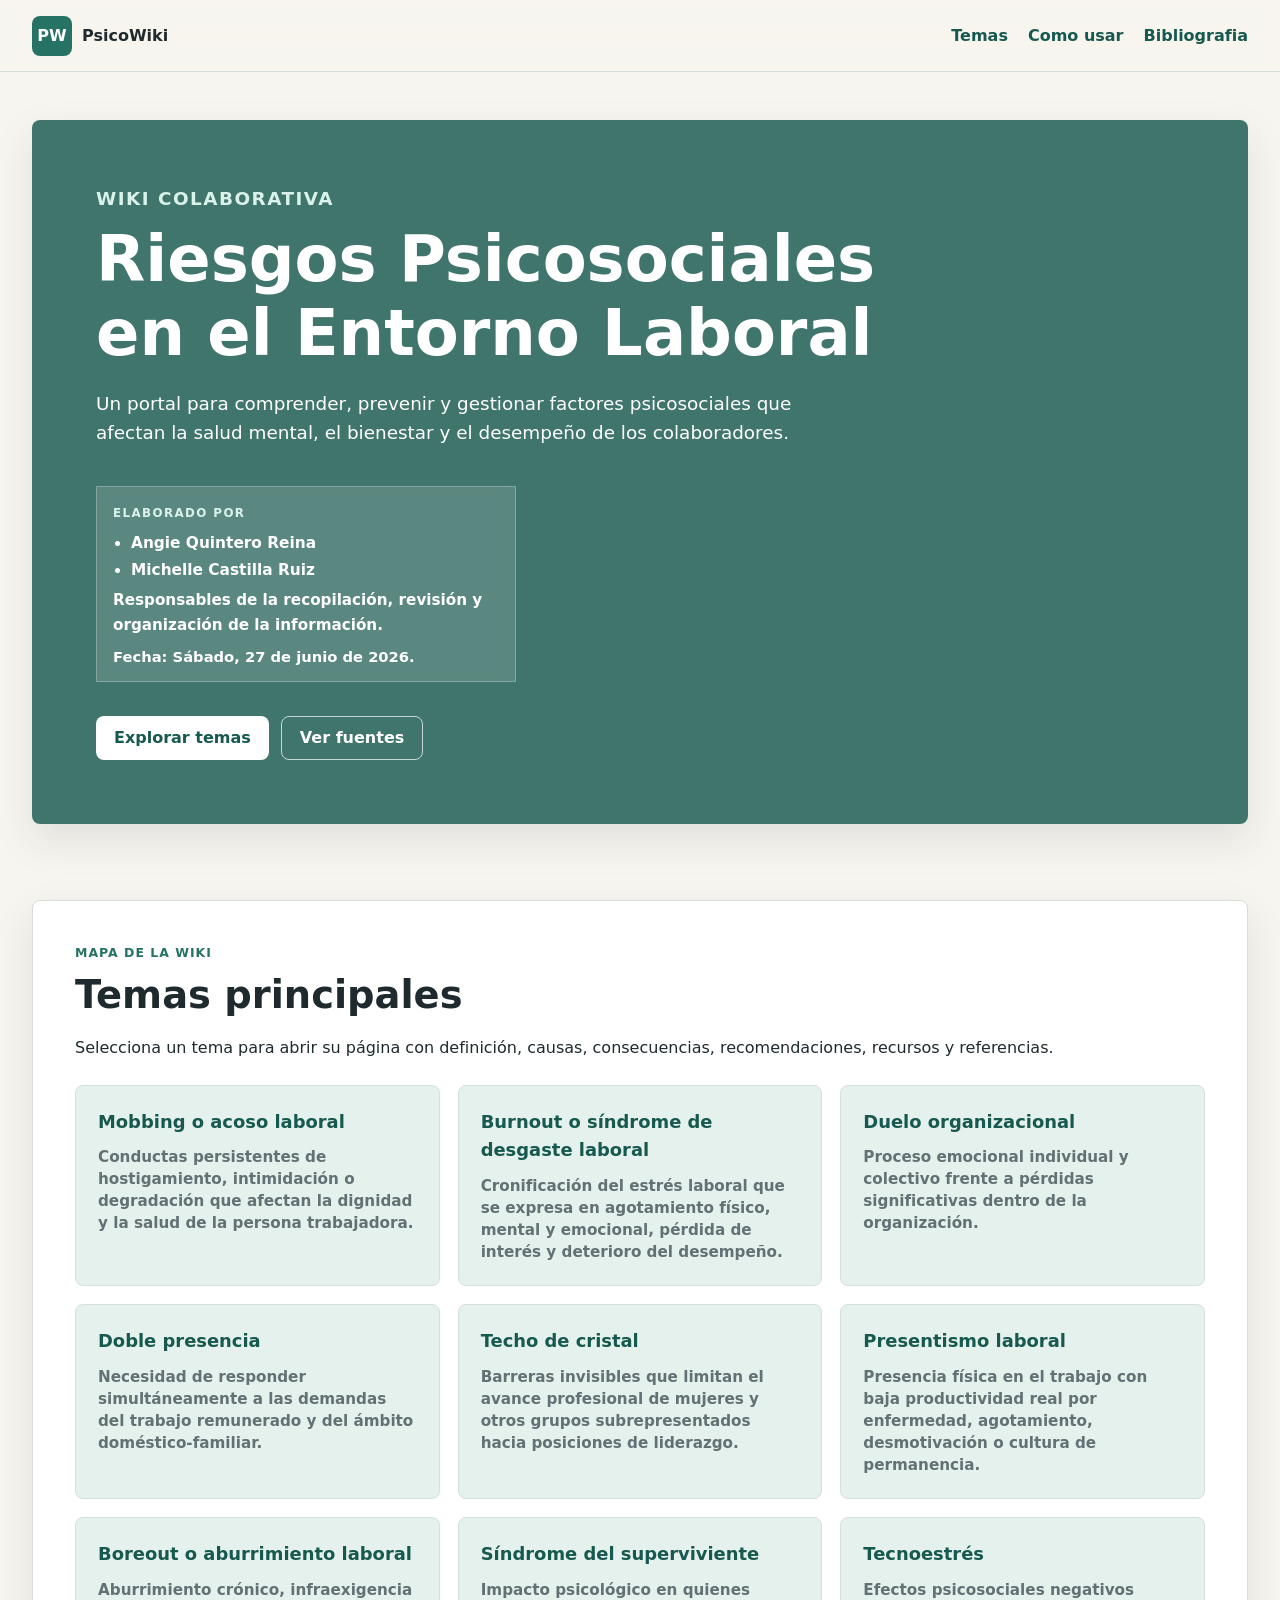
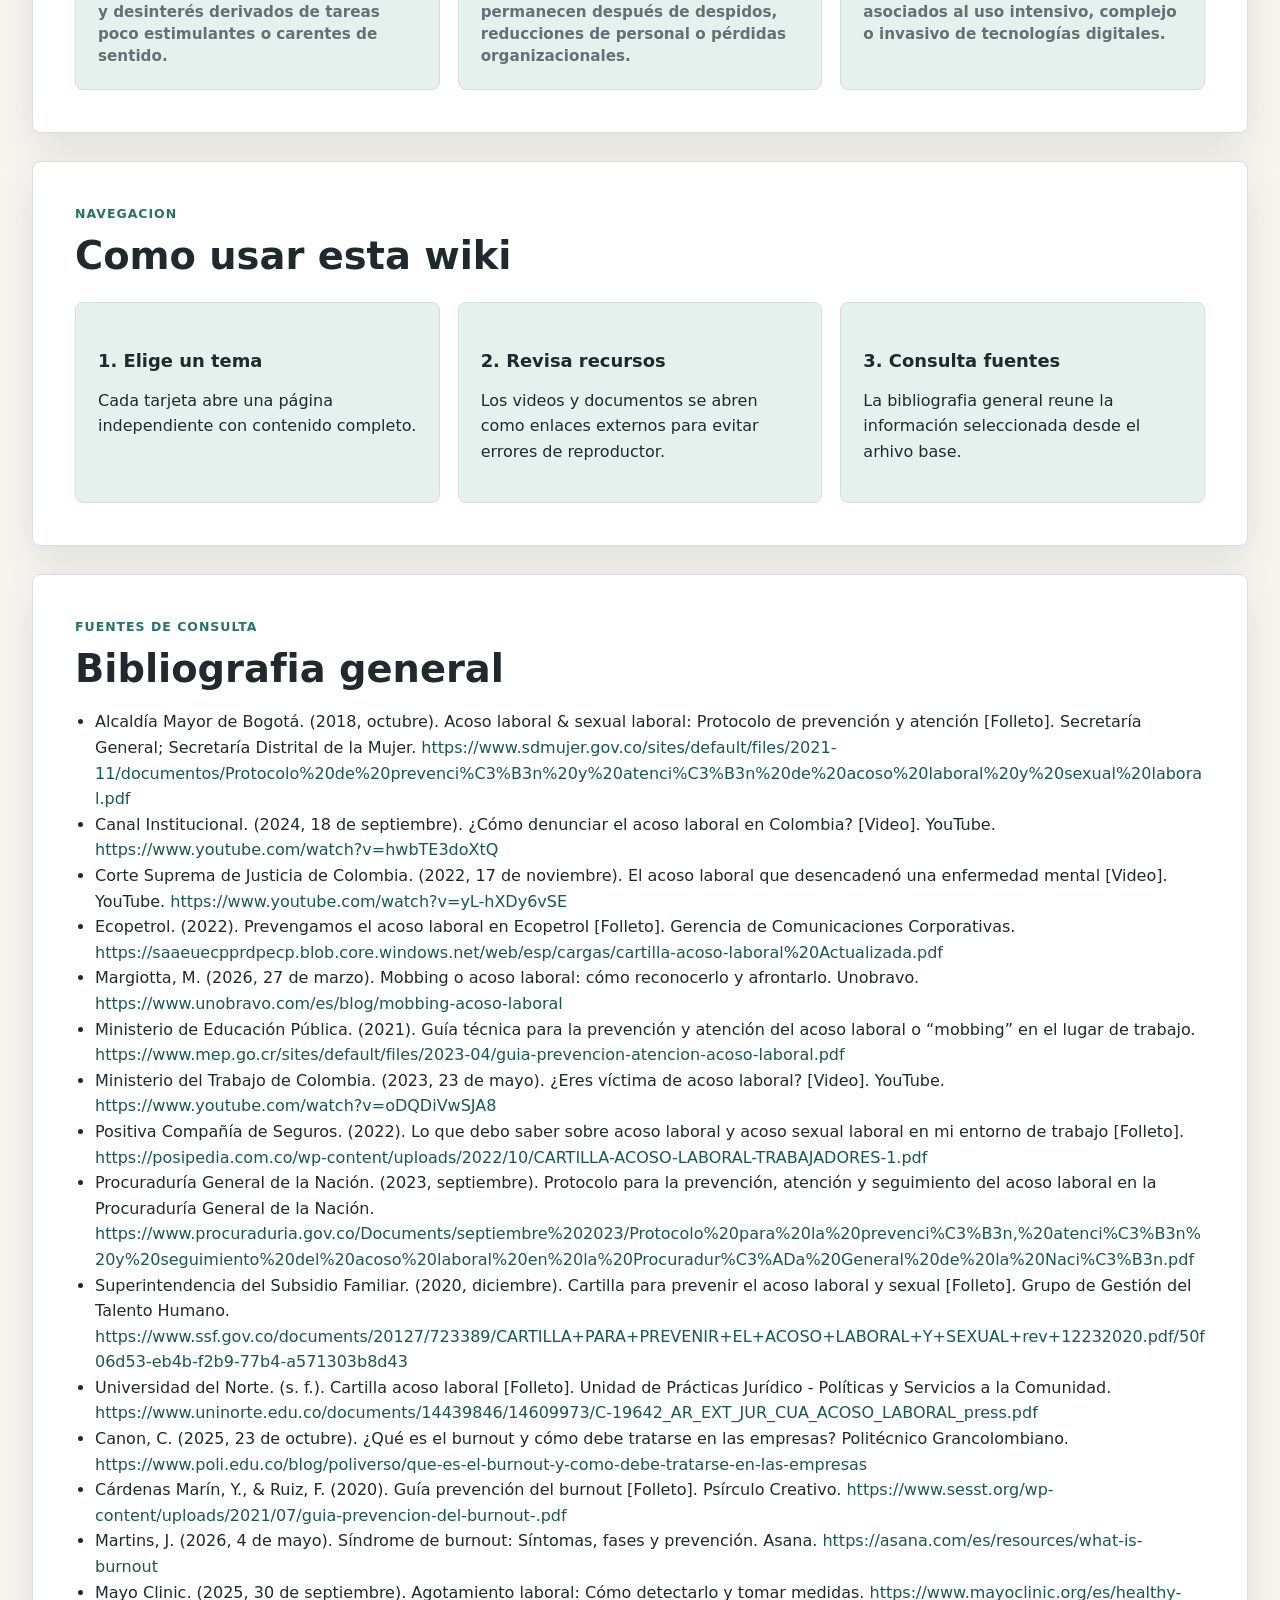
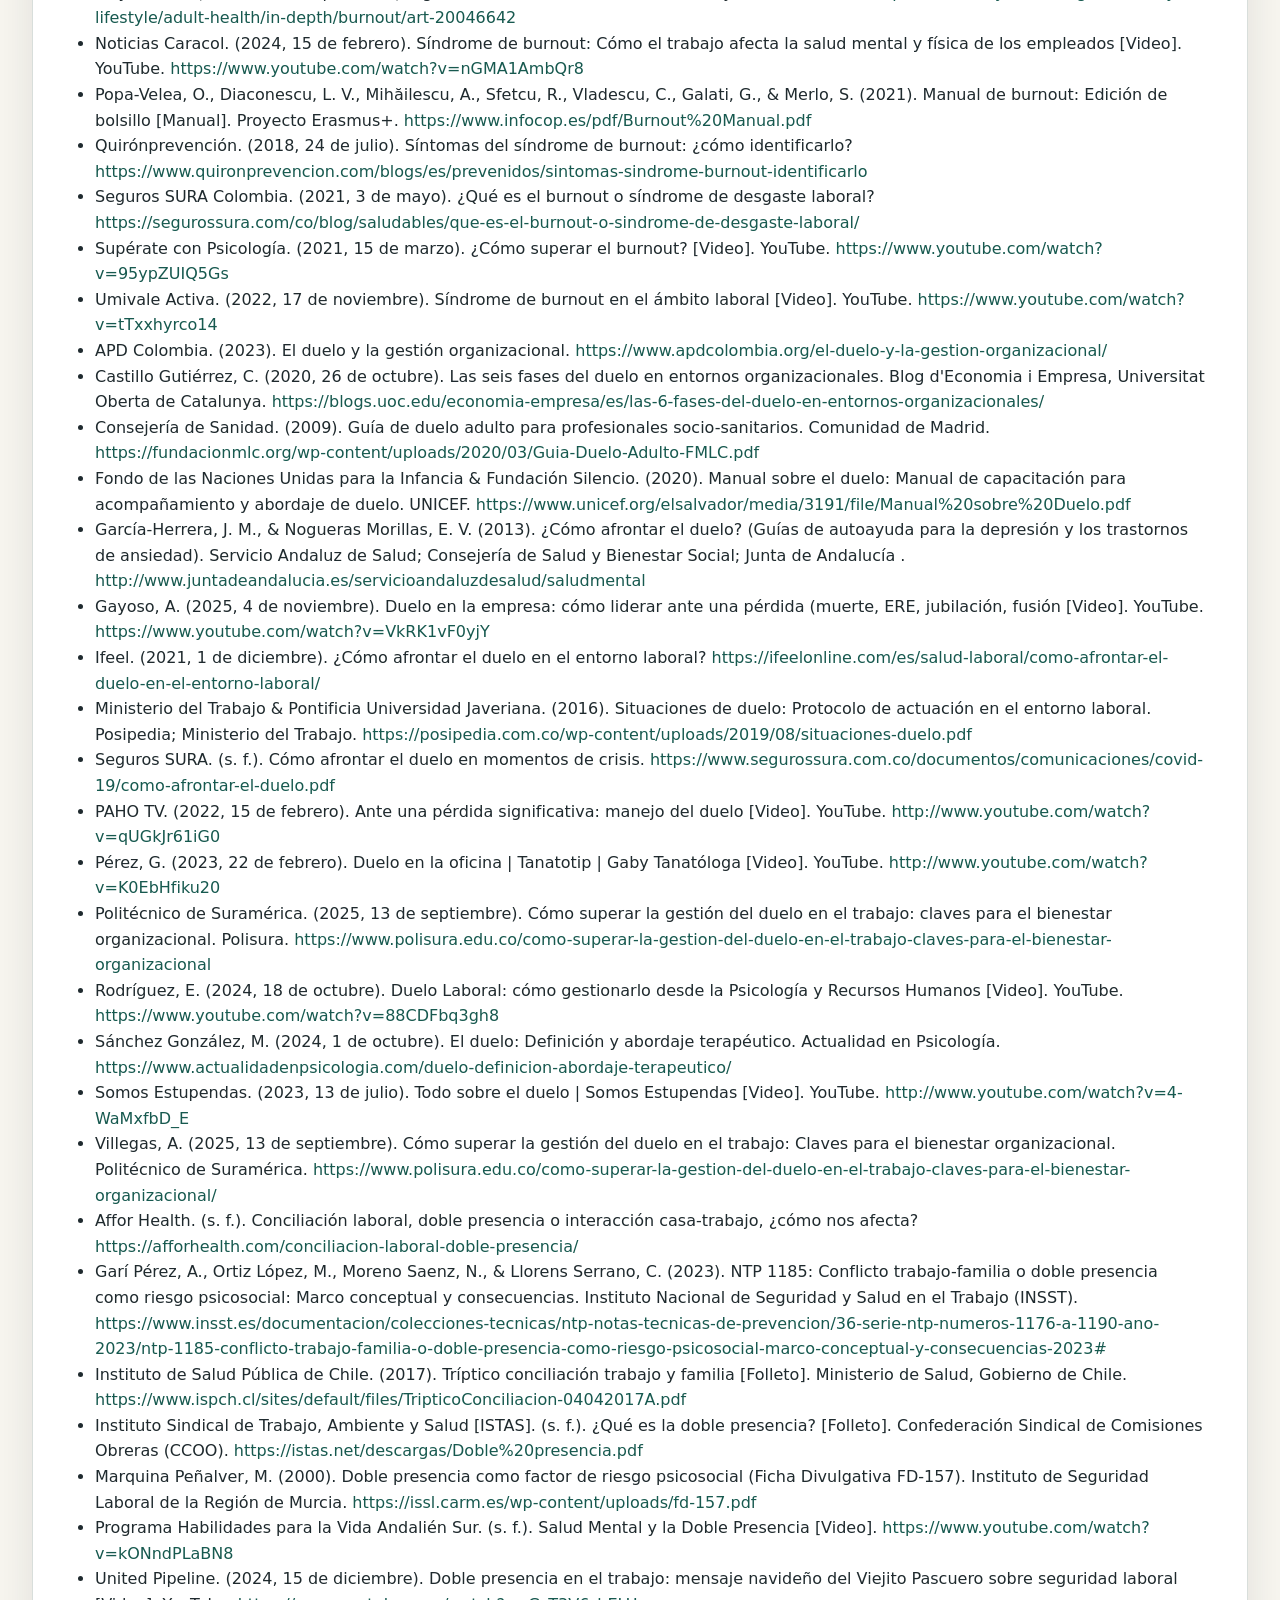
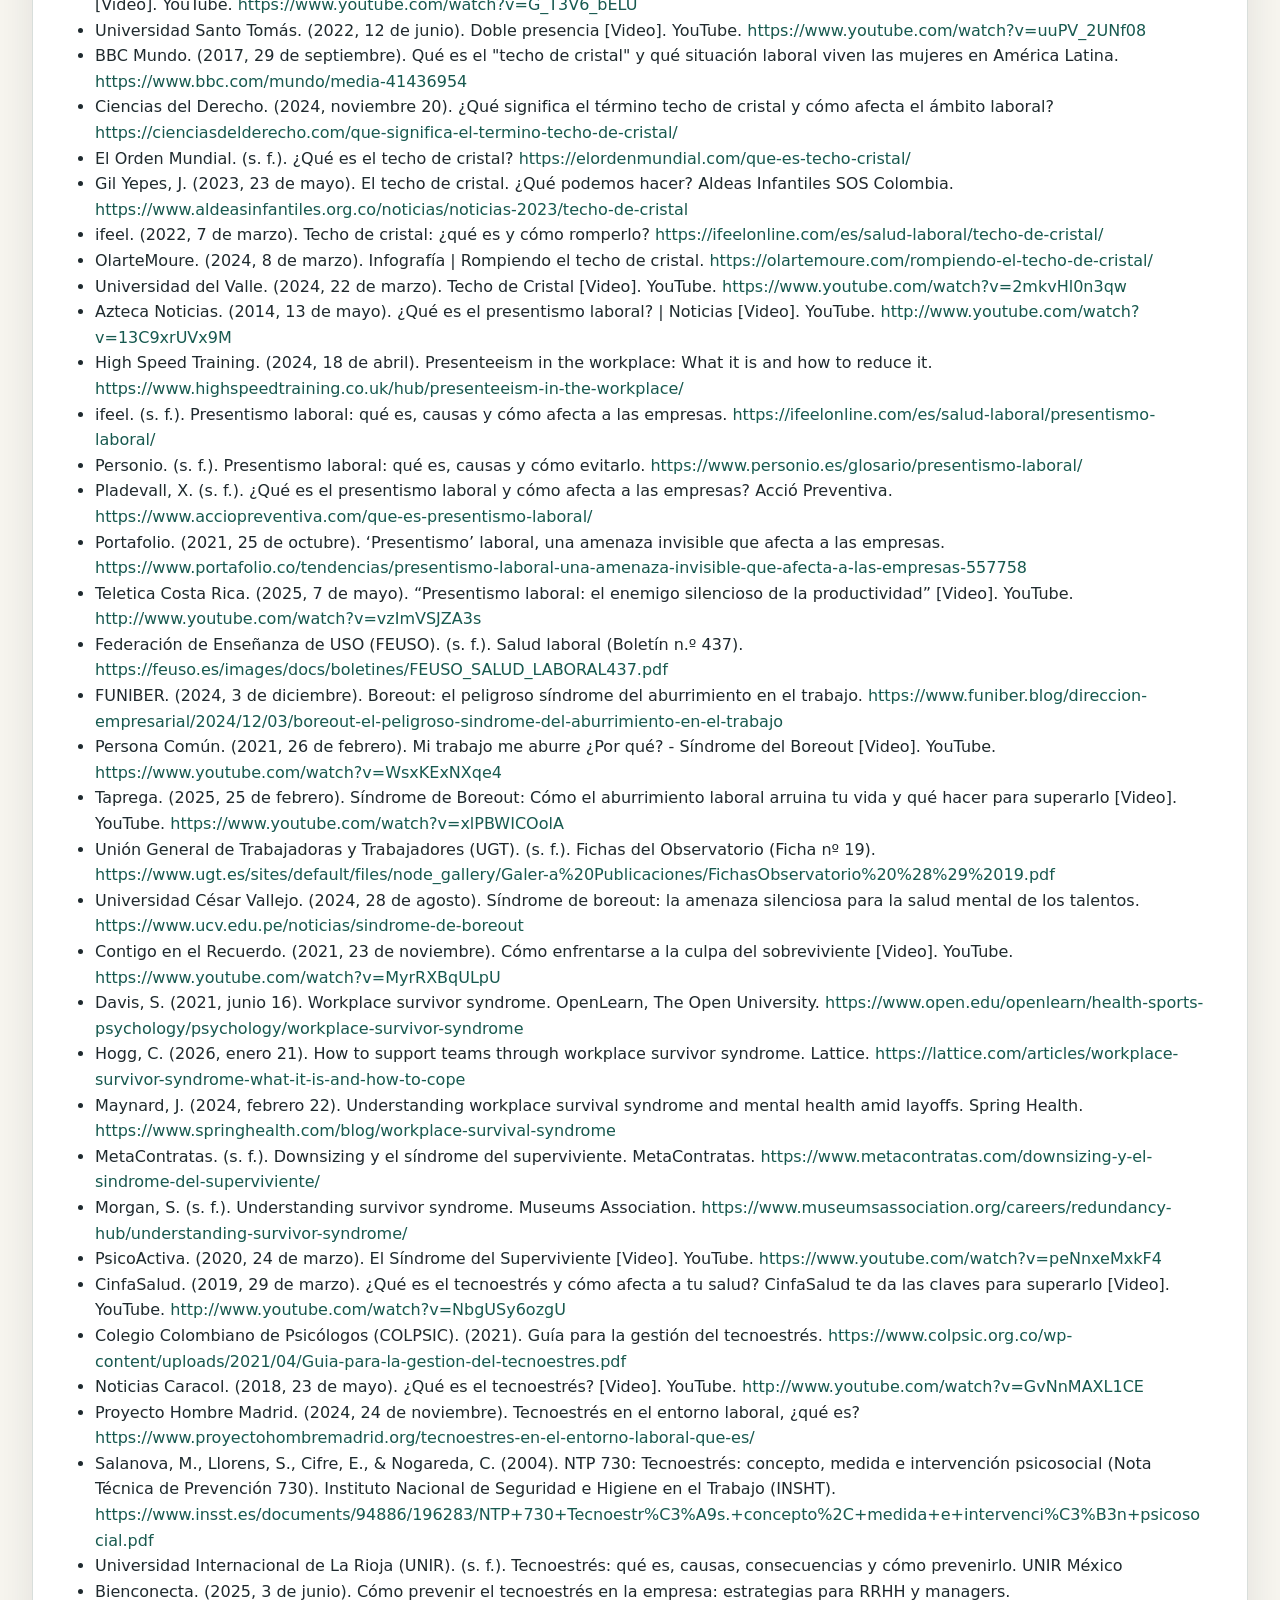
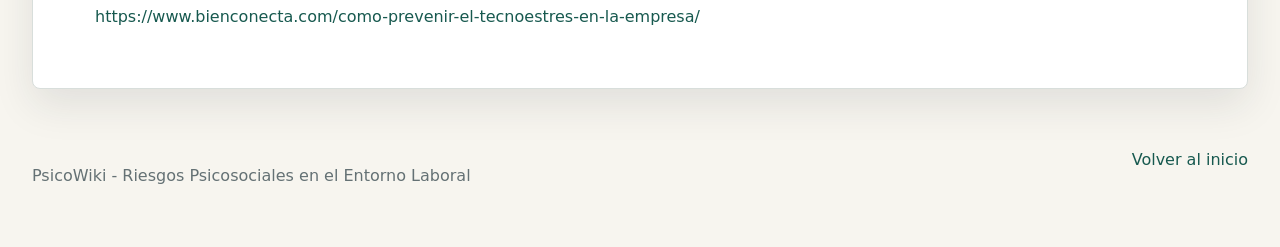
<file: index.html>
<!doctype html>
<html lang="es">
  <head>
    <meta charset="UTF-8" />
    <meta name="viewport" content="width=device-width, initial-scale=1.0" />
    <meta name="description" content="Wiki sobre riesgos psicosociales en el entorno laboral." />
    <title>PsicoWiki | Riesgos Psicosociales en el Entorno Laboral</title>
    <link rel="icon" href="favicon.svg?v=20260627172913" type="image/svg+xml" />
    <link rel="stylesheet" href="styles.css?v=20260627172913" />
  </head>
  <body>
    <header class="site-header">
      <a class="brand" href="index.html" aria-label="Ir al inicio">
        <span class="brand-mark">PW</span>
        <span>PsicoWiki</span>
      </a>
      <button class="menu-toggle" type="button" aria-label="Abrir menu" aria-expanded="false">
        <span></span><span></span><span></span>
      </button>
      <nav class="top-nav" aria-label="Navegacion principal">
        <a href="#temas">Temas</a>
        <a href="#como-usar">Como usar</a>
        <a href="#bibliografia">Bibliografia</a>
      </nav>
    </header>

    <main class="home-shell">
      <section class="hero" id="inicio">
        <div class="hero-content">
          <p class="eyebrow">Wiki colaborativa</p>
          <h1>Riesgos Psicosociales en el Entorno Laboral</h1>
          <p>
            Un portal para comprender, prevenir y gestionar factores psicosociales que afectan la
            salud mental, el bienestar y el desempeño de los colaboradores.
          </p>
          <div class="hero-credit" aria-label="Autoras y fecha">
            <span class="hero-credit-label">Elaborado por</span>
            <ul>
              <li>Angie Quintero Reina</li>
              <li>Michelle Castilla Ruiz</li>
   
            </ul>
            <p>Responsables de la recopilación, revisión y organización de la información.</p>
            <p class="hero-credit-date">Fecha: Sábado, 27 de junio de 2026.</p>
          </div>
          <div class="hero-actions">
            <a class="button primary" href="#temas">Explorar temas</a>
            <a class="button secondary" href="#bibliografia">Ver fuentes</a>
          </div>
        </div>
      </section>

      <section class="section intro" id="temas">
        <p class="eyebrow">Mapa de la wiki</p>
        <h2>Temas principales</h2>
        <p>Selecciona un tema para abrir su página con definición, causas, consecuencias, recomendaciones, recursos y referencias.</p>
        <div class="topic-grid">
          <a class="topic-card" href="topics/mobbing.html">
          <span>Mobbing o acoso laboral</span>
          <small>Conductas persistentes de hostigamiento, intimidación o degradación que afectan la dignidad y la salud de la persona trabajadora.</small>
        </a>
<a class="topic-card" href="topics/burnout.html">
          <span>Burnout o síndrome de desgaste laboral</span>
          <small>Cronificación del estrés laboral que se expresa en agotamiento físico, mental y emocional, pérdida de interés y deterioro del desempeño.</small>
        </a>
<a class="topic-card" href="topics/duelo.html">
          <span>Duelo organizacional</span>
          <small>Proceso emocional individual y colectivo frente a pérdidas significativas dentro de la organización.</small>
        </a>
<a class="topic-card" href="topics/doble-presencia.html">
          <span>Doble presencia</span>
          <small>Necesidad de responder simultáneamente a las demandas del trabajo remunerado y del ámbito doméstico-familiar.</small>
        </a>
<a class="topic-card" href="topics/techo-cristal.html">
          <span>Techo de cristal</span>
          <small>Barreras invisibles que limitan el avance profesional de mujeres y otros grupos subrepresentados hacia posiciones de liderazgo.</small>
        </a>
<a class="topic-card" href="topics/presentismo.html">
          <span>Presentismo laboral</span>
          <small>Presencia física en el trabajo con baja productividad real por enfermedad, agotamiento, desmotivación o cultura de permanencia.</small>
        </a>
<a class="topic-card" href="topics/boreout.html">
          <span>Boreout o aburrimiento laboral</span>
          <small>Aburrimiento crónico, infraexigencia y desinterés derivados de tareas poco estimulantes o carentes de sentido.</small>
        </a>
<a class="topic-card" href="topics/sindrome-superviviente.html">
          <span>Síndrome del superviviente</span>
          <small>Impacto psicológico en quienes permanecen después de despidos, reducciones de personal o pérdidas organizacionales.</small>
        </a>
<a class="topic-card" href="topics/tecnoestres.html">
          <span>Tecnoestrés</span>
          <small>Efectos psicosociales negativos asociados al uso intensivo, complejo o invasivo de tecnologías digitales.</small>
        </a>
        </div>
      </section>

      <section class="section" id="como-usar">
        <p class="eyebrow">Navegacion</p>
        <h2>Como usar esta wiki</h2>
        <div class="resource-grid">
          <div><h3>1. Elige un tema</h3><p>Cada tarjeta abre una página independiente con contenido completo.</p></div>
          <div><h3>2. Revisa recursos</h3><p>Los videos y documentos se abren como enlaces externos para evitar errores de reproductor.</p></div>
          <div><h3>3. Consulta fuentes</h3><p>La bibliografia general reune la información seleccionada desde el arhivo base.</p></div>
        </div>
      </section>

      <section class="section bibliography" id="bibliografia">
        <p class="eyebrow">Fuentes de consulta</p>
        <h2>Bibliografia general</h2>
        <ul><li>Alcaldía Mayor de Bogotá. (2018, octubre). Acoso laboral &amp; sexual laboral: Protocolo de prevención y atención [Folleto]. Secretaría General; Secretaría Distrital de la Mujer. <a href="https://www.sdmujer.gov.co/sites/default/files/2021-11/documentos/Protocolo%20de%20prevenci%C3%B3n%20y%20atenci%C3%B3n%20de%20acoso%20laboral%20y%20sexual%20laboral.pdf" target="_blank" rel="noreferrer">https://www.sdmujer.gov.co/sites/default/files/2021-11/documentos/Protocolo%20de%20prevenci%C3%B3n%20y%20atenci%C3%B3n%20de%20acoso%20laboral%20y%20sexual%20laboral.pdf</a></li>
<li>Canal Institucional. (2024, 18 de septiembre). ¿Cómo denunciar el acoso laboral en Colombia? [Video]. YouTube. <a href="https://www.youtube.com/watch?v=hwbTE3doXtQ" target="_blank" rel="noreferrer">https://www.youtube.com/watch?v=hwbTE3doXtQ</a></li>
<li>Corte Suprema de Justicia de Colombia. (2022, 17 de noviembre). El acoso laboral que desencadenó una enfermedad mental [Video]. YouTube. <a href="https://www.youtube.com/watch?v=yL-hXDy6vSE" target="_blank" rel="noreferrer">https://www.youtube.com/watch?v=yL-hXDy6vSE</a></li>
<li>Ecopetrol. (2022). Prevengamos el acoso laboral en Ecopetrol [Folleto]. Gerencia de Comunicaciones Corporativas. <a href="https://saaeuecpprdpecp.blob.core.windows.net/web/esp/cargas/cartilla-acoso-laboral%20Actualizada.pdf" target="_blank" rel="noreferrer">https://saaeuecpprdpecp.blob.core.windows.net/web/esp/cargas/cartilla-acoso-laboral%20Actualizada.pdf</a></li>
<li>Margiotta, M. (2026, 27 de marzo). Mobbing o acoso laboral: cómo reconocerlo y afrontarlo. Unobravo. <a href="https://www.unobravo.com/es/blog/mobbing-acoso-laboral" target="_blank" rel="noreferrer">https://www.unobravo.com/es/blog/mobbing-acoso-laboral</a></li>
<li>Ministerio de Educación Pública. (2021). Guía técnica para la prevención y atención del acoso laboral o “mobbing” en el lugar de trabajo. <a href="https://www.mep.go.cr/sites/default/files/2023-04/guia-prevencion-atencion-acoso-laboral.pdf" target="_blank" rel="noreferrer">https://www.mep.go.cr/sites/default/files/2023-04/guia-prevencion-atencion-acoso-laboral.pdf</a></li>
<li>Ministerio del Trabajo de Colombia. (2023, 23 de mayo). ¿Eres víctima de acoso laboral? [Video]. YouTube. <a href="https://www.youtube.com/watch?v=oDQDiVwSJA8" target="_blank" rel="noreferrer">https://www.youtube.com/watch?v=oDQDiVwSJA8</a></li>
<li>Positiva Compañía de Seguros. (2022). Lo que debo saber sobre acoso laboral y acoso sexual laboral en mi entorno de trabajo [Folleto]. <a href="https://posipedia.com.co/wp-content/uploads/2022/10/CARTILLA-ACOSO-LABORAL-TRABAJADORES-1.pdf" target="_blank" rel="noreferrer">https://posipedia.com.co/wp-content/uploads/2022/10/CARTILLA-ACOSO-LABORAL-TRABAJADORES-1.pdf</a></li>
<li>Procuraduría General de la Nación. (2023, septiembre). Protocolo para la prevención, atención y seguimiento del acoso laboral en la Procuraduría General de la Nación. <a href="https://www.procuraduria.gov.co/Documents/septiembre%202023/Protocolo%20para%20la%20prevenci%C3%B3n,%20atenci%C3%B3n%20y%20seguimiento%20del%20acoso%20laboral%20en%20la%20Procuradur%C3%ADa%20General%20de%20la%20Naci%C3%B3n.pdf" target="_blank" rel="noreferrer">https://www.procuraduria.gov.co/Documents/septiembre%202023/Protocolo%20para%20la%20prevenci%C3%B3n,%20atenci%C3%B3n%20y%20seguimiento%20del%20acoso%20laboral%20en%20la%20Procuradur%C3%ADa%20General%20de%20la%20Naci%C3%B3n.pdf</a></li>
<li>Superintendencia del Subsidio Familiar. (2020, diciembre). Cartilla para prevenir el acoso laboral y sexual [Folleto]. Grupo de Gestión del Talento Humano. <a href="https://www.ssf.gov.co/documents/20127/723389/CARTILLA+PARA+PREVENIR+EL+ACOSO+LABORAL+Y+SEXUAL+rev+12232020.pdf/50f06d53-eb4b-f2b9-77b4-a571303b8d43" target="_blank" rel="noreferrer">https://www.ssf.gov.co/documents/20127/723389/CARTILLA+PARA+PREVENIR+EL+ACOSO+LABORAL+Y+SEXUAL+rev+12232020.pdf/50f06d53-eb4b-f2b9-77b4-a571303b8d43</a></li>
<li>Universidad del Norte. (s. f.). Cartilla acoso laboral [Folleto]. Unidad de Prácticas Jurídico - Políticas y Servicios a la Comunidad. <a href="https://www.uninorte.edu.co/documents/14439846/14609973/C-19642_AR_EXT_JUR_CUA_ACOSO_LABORAL_press.pdf" target="_blank" rel="noreferrer">https://www.uninorte.edu.co/documents/14439846/14609973/C-19642_AR_EXT_JUR_CUA_ACOSO_LABORAL_press.pdf</a></li>
<li>Canon, C. (2025, 23 de octubre). ¿Qué es el burnout y cómo debe tratarse en las empresas? Politécnico Grancolombiano. <a href="https://www.poli.edu.co/blog/poliverso/que-es-el-burnout-y-como-debe-tratarse-en-las-empresas" target="_blank" rel="noreferrer">https://www.poli.edu.co/blog/poliverso/que-es-el-burnout-y-como-debe-tratarse-en-las-empresas</a></li>
<li>Cárdenas Marín, Y., &amp; Ruiz, F. (2020). Guía prevención del burnout [Folleto]. Psírculo Creativo. <a href="https://www.sesst.org/wp-content/uploads/2021/07/guia-prevencion-del-burnout-.pdf" target="_blank" rel="noreferrer">https://www.sesst.org/wp-content/uploads/2021/07/guia-prevencion-del-burnout-.pdf</a></li>
<li>Martins, J. (2026, 4 de mayo). Síndrome de burnout: Síntomas, fases y prevención. Asana. <a href="https://asana.com/es/resources/what-is-burnout" target="_blank" rel="noreferrer">https://asana.com/es/resources/what-is-burnout</a></li>
<li>Mayo Clinic. (2025, 30 de septiembre). Agotamiento laboral: Cómo detectarlo y tomar medidas. <a href="https://www.mayoclinic.org/es/healthy-lifestyle/adult-health/in-depth/burnout/art-20046642" target="_blank" rel="noreferrer">https://www.mayoclinic.org/es/healthy-lifestyle/adult-health/in-depth/burnout/art-20046642</a></li>
<li>Noticias Caracol. (2024, 15 de febrero). Síndrome de burnout: Cómo el trabajo afecta la salud mental y física de los empleados [Video]. YouTube. <a href="https://www.youtube.com/watch?v=nGMA1AmbQr8" target="_blank" rel="noreferrer">https://www.youtube.com/watch?v=nGMA1AmbQr8</a></li>
<li>Popa-Velea, O., Diaconescu, L. V., Mihăilescu, A., Sfetcu, R., Vladescu, C., Galati, G., &amp; Merlo, S. (2021). Manual de burnout: Edición de bolsillo [Manual]. Proyecto Erasmus+. <a href="https://www.infocop.es/pdf/Burnout%20Manual.pdf" target="_blank" rel="noreferrer">https://www.infocop.es/pdf/Burnout%20Manual.pdf</a></li>
<li>Quirónprevención. (2018, 24 de julio). Síntomas del síndrome de burnout: ¿cómo identificarlo? <a href="https://www.quironprevencion.com/blogs/es/prevenidos/sintomas-sindrome-burnout-identificarlo" target="_blank" rel="noreferrer">https://www.quironprevencion.com/blogs/es/prevenidos/sintomas-sindrome-burnout-identificarlo</a></li>
<li>Seguros SURA Colombia. (2021, 3 de mayo). ¿Qué es el burnout o síndrome de desgaste laboral? <a href="https://segurossura.com/co/blog/saludables/que-es-el-burnout-o-sindrome-de-desgaste-laboral/" target="_blank" rel="noreferrer">https://segurossura.com/co/blog/saludables/que-es-el-burnout-o-sindrome-de-desgaste-laboral/</a></li>
<li>Supérate con Psicología. (2021, 15 de marzo). ¿Cómo superar el burnout? [Video]. YouTube. <a href="https://www.youtube.com/watch?v=95ypZUIQ5Gs" target="_blank" rel="noreferrer">https://www.youtube.com/watch?v=95ypZUIQ5Gs</a></li>
<li>Umivale Activa. (2022, 17 de noviembre). Síndrome de burnout en el ámbito laboral [Video]. YouTube. <a href="https://www.youtube.com/watch?v=tTxxhyrco14" target="_blank" rel="noreferrer">https://www.youtube.com/watch?v=tTxxhyrco14</a></li>
<li>APD Colombia. (2023). El duelo y la gestión organizacional. <a href="https://www.apdcolombia.org/el-duelo-y-la-gestion-organizacional/" target="_blank" rel="noreferrer">https://www.apdcolombia.org/el-duelo-y-la-gestion-organizacional/</a></li>
<li>Castillo Gutiérrez, C. (2020, 26 de octubre). Las seis fases del duelo en entornos organizacionales. Blog d'Economia i Empresa, Universitat Oberta de Catalunya. <a href="https://blogs.uoc.edu/economia-empresa/es/las-6-fases-del-duelo-en-entornos-organizacionales/" target="_blank" rel="noreferrer">https://blogs.uoc.edu/economia-empresa/es/las-6-fases-del-duelo-en-entornos-organizacionales/</a></li>
<li>Consejería de Sanidad. (2009). Guía de duelo adulto para profesionales socio-sanitarios. Comunidad de Madrid. <a href="https://fundacionmlc.org/wp-content/uploads/2020/03/Guia-Duelo-Adulto-FMLC.pdf" target="_blank" rel="noreferrer">https://fundacionmlc.org/wp-content/uploads/2020/03/Guia-Duelo-Adulto-FMLC.pdf</a></li>
<li>Fondo de las Naciones Unidas para la Infancia &amp; Fundación Silencio. (2020). Manual sobre el duelo: Manual de capacitación para acompañamiento y abordaje de duelo. UNICEF. <a href="https://www.unicef.org/elsalvador/media/3191/file/Manual%20sobre%20Duelo.pdf" target="_blank" rel="noreferrer">https://www.unicef.org/elsalvador/media/3191/file/Manual%20sobre%20Duelo.pdf</a></li>
<li>García-Herrera, J. M., &amp; Nogueras Morillas, E. V. (2013). ¿Cómo afrontar el duelo? (Guías de autoayuda para la depresión y los trastornos de ansiedad). Servicio Andaluz de Salud; Consejería de Salud y Bienestar Social; Junta de Andalucía . <a href="http://www.juntadeandalucia.es/servicioandaluzdesalud/saludmental" target="_blank" rel="noreferrer">http://www.juntadeandalucia.es/servicioandaluzdesalud/saludmental</a></li>
<li>Gayoso, A. (2025, 4 de noviembre). Duelo en la empresa: cómo liderar ante una pérdida (muerte, ERE, jubilación, fusión [Video]. YouTube. <a href="https://www.youtube.com/watch?v=VkRK1vF0yjY" target="_blank" rel="noreferrer">https://www.youtube.com/watch?v=VkRK1vF0yjY</a></li>
<li>Ifeel. (2021, 1 de diciembre). ¿Cómo afrontar el duelo en el entorno laboral? <a href="https://ifeelonline.com/es/salud-laboral/como-afrontar-el-duelo-en-el-entorno-laboral/" target="_blank" rel="noreferrer">https://ifeelonline.com/es/salud-laboral/como-afrontar-el-duelo-en-el-entorno-laboral/</a></li>
<li>Ministerio del Trabajo &amp; Pontificia Universidad Javeriana. (2016). Situaciones de duelo: Protocolo de actuación en el entorno laboral. Posipedia; Ministerio del Trabajo. <a href="https://posipedia.com.co/wp-content/uploads/2019/08/situaciones-duelo.pdf" target="_blank" rel="noreferrer">https://posipedia.com.co/wp-content/uploads/2019/08/situaciones-duelo.pdf</a></li>
<li>Seguros SURA. (s. f.). Cómo afrontar el duelo en momentos de crisis. <a href="https://www.segurossura.com.co/documentos/comunicaciones/covid-19/como-afrontar-el-duelo.pdf" target="_blank" rel="noreferrer">https://www.segurossura.com.co/documentos/comunicaciones/covid-19/como-afrontar-el-duelo.pdf</a></li>
<li>PAHO TV. (2022, 15 de febrero). Ante una pérdida significativa: manejo del duelo [Video]. YouTube. <a href="http://www.youtube.com/watch?v=qUGkJr61iG0" target="_blank" rel="noreferrer">http://www.youtube.com/watch?v=qUGkJr61iG0</a></li>
<li>Pérez, G. (2023, 22 de febrero). Duelo en la oficina | Tanatotip | Gaby Tanatóloga [Video]. YouTube. <a href="http://www.youtube.com/watch?v=K0EbHfiku20" target="_blank" rel="noreferrer">http://www.youtube.com/watch?v=K0EbHfiku20</a></li>
<li>Politécnico de Suramérica. (2025, 13 de septiembre). Cómo superar la gestión del duelo en el trabajo: claves para el bienestar organizacional. Polisura. <a href="https://www.polisura.edu.co/como-superar-la-gestion-del-duelo-en-el-trabajo-claves-para-el-bienestar-organizacional" target="_blank" rel="noreferrer">https://www.polisura.edu.co/como-superar-la-gestion-del-duelo-en-el-trabajo-claves-para-el-bienestar-organizacional</a></li>
<li>Rodríguez, E. (2024, 18 de octubre). Duelo Laboral: cómo gestionarlo desde la Psicología y Recursos Humanos [Video]. YouTube. <a href="https://www.youtube.com/watch?v=88CDFbq3gh8" target="_blank" rel="noreferrer">https://www.youtube.com/watch?v=88CDFbq3gh8</a></li>
<li>Sánchez González, M. (2024, 1 de octubre). El duelo: Definición y abordaje terapéutico. Actualidad en Psicología. <a href="https://www.actualidadenpsicologia.com/duelo-definicion-abordaje-terapeutico/" target="_blank" rel="noreferrer">https://www.actualidadenpsicologia.com/duelo-definicion-abordaje-terapeutico/</a></li>
<li>Somos Estupendas. (2023, 13 de julio). Todo sobre el duelo | Somos Estupendas [Video]. YouTube. <a href="http://www.youtube.com/watch?v=4-WaMxfbD_E" target="_blank" rel="noreferrer">http://www.youtube.com/watch?v=4-WaMxfbD_E</a></li>
<li>Villegas, A. (2025, 13 de septiembre). Cómo superar la gestión del duelo en el trabajo: Claves para el bienestar organizacional. Politécnico de Suramérica. <a href="https://www.polisura.edu.co/como-superar-la-gestion-del-duelo-en-el-trabajo-claves-para-el-bienestar-organizacional/" target="_blank" rel="noreferrer">https://www.polisura.edu.co/como-superar-la-gestion-del-duelo-en-el-trabajo-claves-para-el-bienestar-organizacional/</a></li>
<li>Affor Health. (s. f.). Conciliación laboral, doble presencia o interacción casa-trabajo, ¿cómo nos afecta? <a href="https://afforhealth.com/conciliacion-laboral-doble-presencia/" target="_blank" rel="noreferrer">https://afforhealth.com/conciliacion-laboral-doble-presencia/</a></li>
<li>Garí Pérez, A., Ortiz López, M., Moreno Saenz, N., &amp; Llorens Serrano, C. (2023). NTP 1185: Conflicto trabajo-familia o doble presencia como riesgo psicosocial: Marco conceptual y consecuencias. Instituto Nacional de Seguridad y Salud en el Trabajo (INSST). <a href="https://www.insst.es/documentacion/colecciones-tecnicas/ntp-notas-tecnicas-de-prevencion/36-serie-ntp-numeros-1176-a-1190-ano-2023/ntp-1185-conflicto-trabajo-familia-o-doble-presencia-como-riesgo-psicosocial-marco-conceptual-y-consecuencias-2023#" target="_blank" rel="noreferrer">https://www.insst.es/documentacion/colecciones-tecnicas/ntp-notas-tecnicas-de-prevencion/36-serie-ntp-numeros-1176-a-1190-ano-2023/ntp-1185-conflicto-trabajo-familia-o-doble-presencia-como-riesgo-psicosocial-marco-conceptual-y-consecuencias-2023#</a></li>
<li>Instituto de Salud Pública de Chile. (2017). Tríptico conciliación trabajo y familia [Folleto]. Ministerio de Salud, Gobierno de Chile. <a href="https://www.ispch.cl/sites/default/files/TripticoConciliacion-04042017A.pdf" target="_blank" rel="noreferrer">https://www.ispch.cl/sites/default/files/TripticoConciliacion-04042017A.pdf</a></li>
<li>Instituto Sindical de Trabajo, Ambiente y Salud [ISTAS]. (s. f.). ¿Qué es la doble presencia? [Folleto]. Confederación Sindical de Comisiones Obreras (CCOO). <a href="https://istas.net/descargas/Doble%20presencia.pdf" target="_blank" rel="noreferrer">https://istas.net/descargas/Doble%20presencia.pdf</a></li>
<li>Marquina Peñalver, M. (2000). Doble presencia como factor de riesgo psicosocial (Ficha Divulgativa FD-157). Instituto de Seguridad Laboral de la Región de Murcia. <a href="https://issl.carm.es/wp-content/uploads/fd-157.pdf" target="_blank" rel="noreferrer">https://issl.carm.es/wp-content/uploads/fd-157.pdf</a></li>
<li>Programa Habilidades para la Vida Andalién Sur. (s. f.). Salud Mental y la Doble Presencia [Video]. <a href="https://www.youtube.com/watch?v=kONndPLaBN8" target="_blank" rel="noreferrer">https://www.youtube.com/watch?v=kONndPLaBN8</a></li>
<li>United Pipeline. (2024, 15 de diciembre). Doble presencia en el trabajo: mensaje navideño del Viejito Pascuero sobre seguridad laboral [Video]. YouTube. <a href="https://www.youtube.com/watch?v=G_T3V6_bELU" target="_blank" rel="noreferrer">https://www.youtube.com/watch?v=G_T3V6_bELU</a></li>
<li>Universidad Santo Tomás. (2022, 12 de junio). Doble presencia [Video]. YouTube. <a href="https://www.youtube.com/watch?v=uuPV_2UNf08" target="_blank" rel="noreferrer">https://www.youtube.com/watch?v=uuPV_2UNf08</a></li>
<li>BBC Mundo. (2017, 29 de septiembre). Qué es el &quot;techo de cristal&quot; y qué situación laboral viven las mujeres en América Latina. <a href="https://www.bbc.com/mundo/media-41436954" target="_blank" rel="noreferrer">https://www.bbc.com/mundo/media-41436954</a></li>
<li>Ciencias del Derecho. (2024, noviembre 20). ¿Qué significa el término techo de cristal y cómo afecta el ámbito laboral? <a href="https://cienciasdelderecho.com/que-significa-el-termino-techo-de-cristal/" target="_blank" rel="noreferrer">https://cienciasdelderecho.com/que-significa-el-termino-techo-de-cristal/</a></li>
<li>El Orden Mundial. (s. f.). ¿Qué es el techo de cristal? <a href="https://elordenmundial.com/que-es-techo-cristal/" target="_blank" rel="noreferrer">https://elordenmundial.com/que-es-techo-cristal/</a></li>
<li>Gil Yepes, J. (2023, 23 de mayo). El techo de cristal. ¿Qué podemos hacer? Aldeas Infantiles SOS Colombia. <a href="https://www.aldeasinfantiles.org.co/noticias/noticias-2023/techo-de-cristal" target="_blank" rel="noreferrer">https://www.aldeasinfantiles.org.co/noticias/noticias-2023/techo-de-cristal</a></li>
<li>ifeel. (2022, 7 de marzo). Techo de cristal: ¿qué es y cómo romperlo? <a href="https://ifeelonline.com/es/salud-laboral/techo-de-cristal/" target="_blank" rel="noreferrer">https://ifeelonline.com/es/salud-laboral/techo-de-cristal/</a></li>
<li>OlarteMoure. (2024, 8 de marzo). Infografía | Rompiendo el techo de cristal. <a href="https://olartemoure.com/rompiendo-el-techo-de-cristal/" target="_blank" rel="noreferrer">https://olartemoure.com/rompiendo-el-techo-de-cristal/</a></li>
<li>Universidad del Valle. (2024, 22 de marzo). Techo de Cristal [Video]. YouTube. <a href="https://www.youtube.com/watch?v=2mkvHl0n3qw" target="_blank" rel="noreferrer">https://www.youtube.com/watch?v=2mkvHl0n3qw</a></li>
<li>Azteca Noticias. (2014, 13 de mayo). ¿Qué es el presentismo laboral? | Noticias [Video]. YouTube. <a href="http://www.youtube.com/watch?v=13C9xrUVx9M" target="_blank" rel="noreferrer">http://www.youtube.com/watch?v=13C9xrUVx9M</a></li>
<li>High Speed Training. (2024, 18 de abril). Presenteeism in the workplace: What it is and how to reduce it. <a href="https://www.highspeedtraining.co.uk/hub/presenteeism-in-the-workplace/" target="_blank" rel="noreferrer">https://www.highspeedtraining.co.uk/hub/presenteeism-in-the-workplace/</a></li>
<li>ifeel. (s. f.). Presentismo laboral: qué es, causas y cómo afecta a las empresas. <a href="https://ifeelonline.com/es/salud-laboral/presentismo-laboral/" target="_blank" rel="noreferrer">https://ifeelonline.com/es/salud-laboral/presentismo-laboral/</a></li>
<li>Personio. (s. f.). Presentismo laboral: qué es, causas y cómo evitarlo. <a href="https://www.personio.es/glosario/presentismo-laboral/" target="_blank" rel="noreferrer">https://www.personio.es/glosario/presentismo-laboral/</a></li>
<li>Pladevall, X. (s. f.). ¿Qué es el presentismo laboral y cómo afecta a las empresas? Acció Preventiva. <a href="https://www.acciopreventiva.com/que-es-presentismo-laboral/" target="_blank" rel="noreferrer">https://www.acciopreventiva.com/que-es-presentismo-laboral/</a></li>
<li>Portafolio. (2021, 25 de octubre). ‘Presentismo’ laboral, una amenaza invisible que afecta a las empresas. <a href="https://www.portafolio.co/tendencias/presentismo-laboral-una-amenaza-invisible-que-afecta-a-las-empresas-557758" target="_blank" rel="noreferrer">https://www.portafolio.co/tendencias/presentismo-laboral-una-amenaza-invisible-que-afecta-a-las-empresas-557758</a></li>
<li>Teletica Costa Rica. (2025, 7 de mayo). “Presentismo laboral: el enemigo silencioso de la productividad” [Video]. YouTube. <a href="http://www.youtube.com/watch?v=vzImVSJZA3s" target="_blank" rel="noreferrer">http://www.youtube.com/watch?v=vzImVSJZA3s</a></li>
<li>Federación de Enseñanza de USO (FEUSO). (s. f.). Salud laboral (Boletín n.º 437). <a href="https://feuso.es/images/docs/boletines/FEUSO_SALUD_LABORAL437.pdf" target="_blank" rel="noreferrer">https://feuso.es/images/docs/boletines/FEUSO_SALUD_LABORAL437.pdf</a></li>
<li>FUNIBER. (2024, 3 de diciembre). Boreout: el peligroso síndrome del aburrimiento en el trabajo. <a href="https://www.funiber.blog/direccion-empresarial/2024/12/03/boreout-el-peligroso-sindrome-del-aburrimiento-en-el-trabajo" target="_blank" rel="noreferrer">https://www.funiber.blog/direccion-empresarial/2024/12/03/boreout-el-peligroso-sindrome-del-aburrimiento-en-el-trabajo</a></li>
<li>Persona Común. (2021, 26 de febrero). Mi trabajo me aburre ¿Por qué? - Síndrome del Boreout [Video]. YouTube. <a href="https://www.youtube.com/watch?v=WsxKExNXqe4" target="_blank" rel="noreferrer">https://www.youtube.com/watch?v=WsxKExNXqe4</a></li>
<li>Taprega. (2025, 25 de febrero). Síndrome de Boreout: Cómo el aburrimiento laboral arruina tu vida y qué hacer para superarlo [Video]. YouTube. <a href="https://www.youtube.com/watch?v=xlPBWICOolA" target="_blank" rel="noreferrer">https://www.youtube.com/watch?v=xlPBWICOolA</a></li>
<li>Unión General de Trabajadoras y Trabajadores (UGT). (s. f.). Fichas del Observatorio (Ficha nº 19). <a href="https://www.ugt.es/sites/default/files/node_gallery/Galer-a%20Publicaciones/FichasObservatorio%20%28%29%2019.pdf" target="_blank" rel="noreferrer">https://www.ugt.es/sites/default/files/node_gallery/Galer-a%20Publicaciones/FichasObservatorio%20%28%29%2019.pdf</a></li>
<li>Universidad César Vallejo. (2024, 28 de agosto). Síndrome de boreout: la amenaza silenciosa para la salud mental de los talentos. <a href="https://www.ucv.edu.pe/noticias/sindrome-de-boreout" target="_blank" rel="noreferrer">https://www.ucv.edu.pe/noticias/sindrome-de-boreout</a></li>
<li>Contigo en el Recuerdo. (2021, 23 de noviembre). Cómo enfrentarse a la culpa del sobreviviente [Video]. YouTube. <a href="https://www.youtube.com/watch?v=MyrRXBqULpU" target="_blank" rel="noreferrer">https://www.youtube.com/watch?v=MyrRXBqULpU</a></li>
<li>Davis, S. (2021, junio 16). Workplace survivor syndrome. OpenLearn, The Open University. <a href="https://www.open.edu/openlearn/health-sports-psychology/psychology/workplace-survivor-syndrome" target="_blank" rel="noreferrer">https://www.open.edu/openlearn/health-sports-psychology/psychology/workplace-survivor-syndrome</a></li>
<li>Hogg, C. (2026, enero 21). How to support teams through workplace survivor syndrome. Lattice. <a href="https://lattice.com/articles/workplace-survivor-syndrome-what-it-is-and-how-to-cope" target="_blank" rel="noreferrer">https://lattice.com/articles/workplace-survivor-syndrome-what-it-is-and-how-to-cope</a></li>
<li>Maynard, J. (2024, febrero 22). Understanding workplace survival syndrome and mental health amid layoffs. Spring Health. <a href="https://www.springhealth.com/blog/workplace-survival-syndrome" target="_blank" rel="noreferrer">https://www.springhealth.com/blog/workplace-survival-syndrome</a></li>
<li>MetaContratas. (s. f.). Downsizing y el síndrome del superviviente. MetaContratas. <a href="https://www.metacontratas.com/downsizing-y-el-sindrome-del-superviviente/" target="_blank" rel="noreferrer">https://www.metacontratas.com/downsizing-y-el-sindrome-del-superviviente/</a></li>
<li>Morgan, S. (s. f.). Understanding survivor syndrome. Museums Association. <a href="https://www.museumsassociation.org/careers/redundancy-hub/understanding-survivor-syndrome/" target="_blank" rel="noreferrer">https://www.museumsassociation.org/careers/redundancy-hub/understanding-survivor-syndrome/</a></li>
<li>PsicoActiva. (2020, 24 de marzo). El Síndrome del Superviviente [Video]. YouTube. <a href="https://www.youtube.com/watch?v=peNnxeMxkF4" target="_blank" rel="noreferrer">https://www.youtube.com/watch?v=peNnxeMxkF4</a></li>
<li>CinfaSalud. (2019, 29 de marzo). ¿Qué es el tecnoestrés y cómo afecta a tu salud? CinfaSalud te da las claves para superarlo [Video]. YouTube. <a href="http://www.youtube.com/watch?v=NbgUSy6ozgU" target="_blank" rel="noreferrer">http://www.youtube.com/watch?v=NbgUSy6ozgU</a></li>
<li>Colegio Colombiano de Psicólogos (COLPSIC). (2021). Guía para la gestión del tecnoestrés. <a href="https://www.colpsic.org.co/wp-content/uploads/2021/04/Guia-para-la-gestion-del-tecnoestres.pdf" target="_blank" rel="noreferrer">https://www.colpsic.org.co/wp-content/uploads/2021/04/Guia-para-la-gestion-del-tecnoestres.pdf</a></li>
<li>Noticias Caracol. (2018, 23 de mayo). ¿Qué es el tecnoestrés? [Video]. YouTube. <a href="http://www.youtube.com/watch?v=GvNnMAXL1CE" target="_blank" rel="noreferrer">http://www.youtube.com/watch?v=GvNnMAXL1CE</a></li>
<li>Proyecto Hombre Madrid. (2024, 24 de noviembre). Tecnoestrés en el entorno laboral, ¿qué es? <a href="https://www.proyectohombremadrid.org/tecnoestres-en-el-entorno-laboral-que-es/" target="_blank" rel="noreferrer">https://www.proyectohombremadrid.org/tecnoestres-en-el-entorno-laboral-que-es/</a></li>
<li>Salanova, M., Llorens, S., Cifre, E., &amp; Nogareda, C. (2004). NTP 730: Tecnoestrés: concepto, medida e intervención psicosocial (Nota Técnica de Prevención 730). Instituto Nacional de Seguridad e Higiene en el Trabajo (INSHT). <a href="https://www.insst.es/documents/94886/196283/NTP+730+Tecnoestr%C3%A9s.+concepto%2C+medida+e+intervenci%C3%B3n+psicosocial.pdf" target="_blank" rel="noreferrer">https://www.insst.es/documents/94886/196283/NTP+730+Tecnoestr%C3%A9s.+concepto%2C+medida+e+intervenci%C3%B3n+psicosocial.pdf</a></li>
<li>Universidad Internacional de La Rioja (UNIR). (s. f.). Tecnoestrés: qué es, causas, consecuencias y cómo prevenirlo. UNIR México</li>
<li>Bienconecta. (2025, 3 de junio). Cómo prevenir el tecnoestrés en la empresa: estrategias para RRHH y managers. <a href="https://www.bienconecta.com/como-prevenir-el-tecnoestres-en-la-empresa/" target="_blank" rel="noreferrer">https://www.bienconecta.com/como-prevenir-el-tecnoestres-en-la-empresa/</a></li></ul>
      </section>
    </main>

    <footer>
      <p>PsicoWiki - Riesgos Psicosociales en el Entorno Laboral</p>
      <a href="#inicio">Volver al inicio</a>
    </footer>
    <script src="script.js?v=20260627172913"></script>
  </body>
</html>
</file>
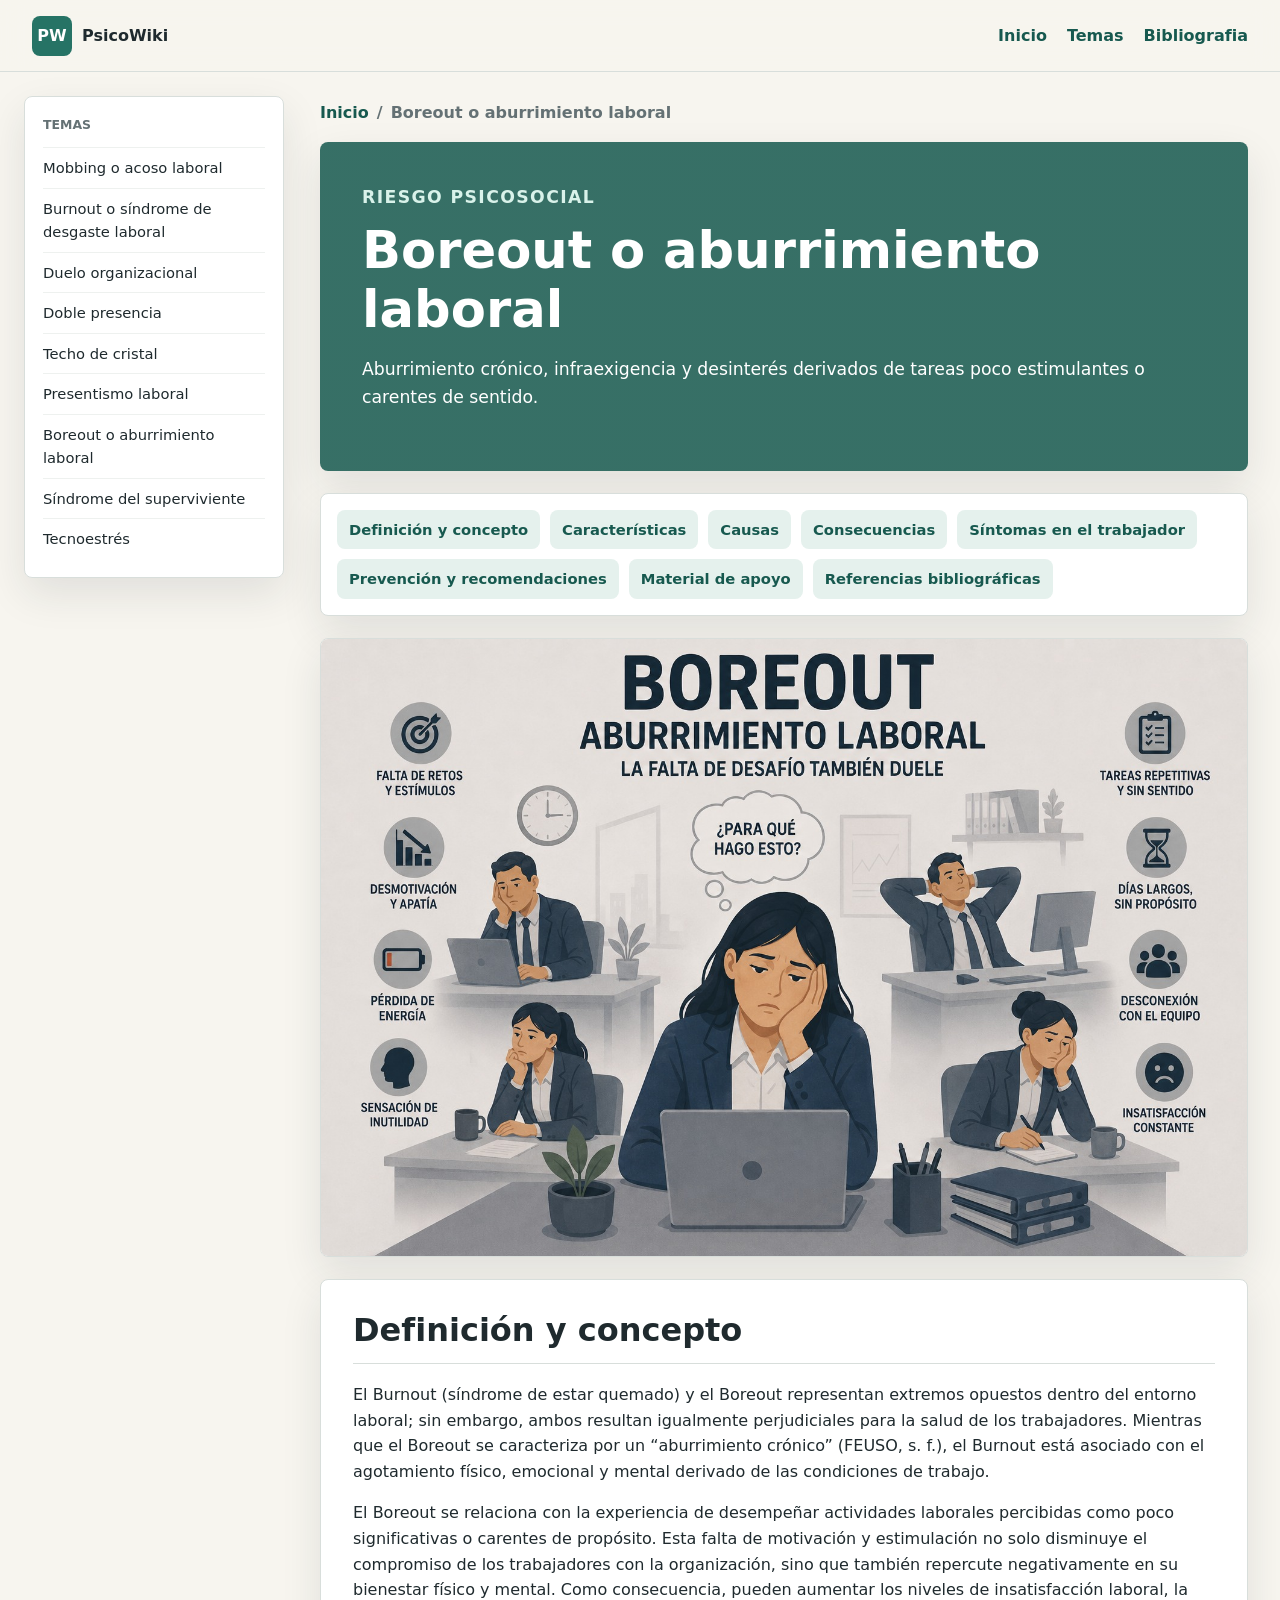
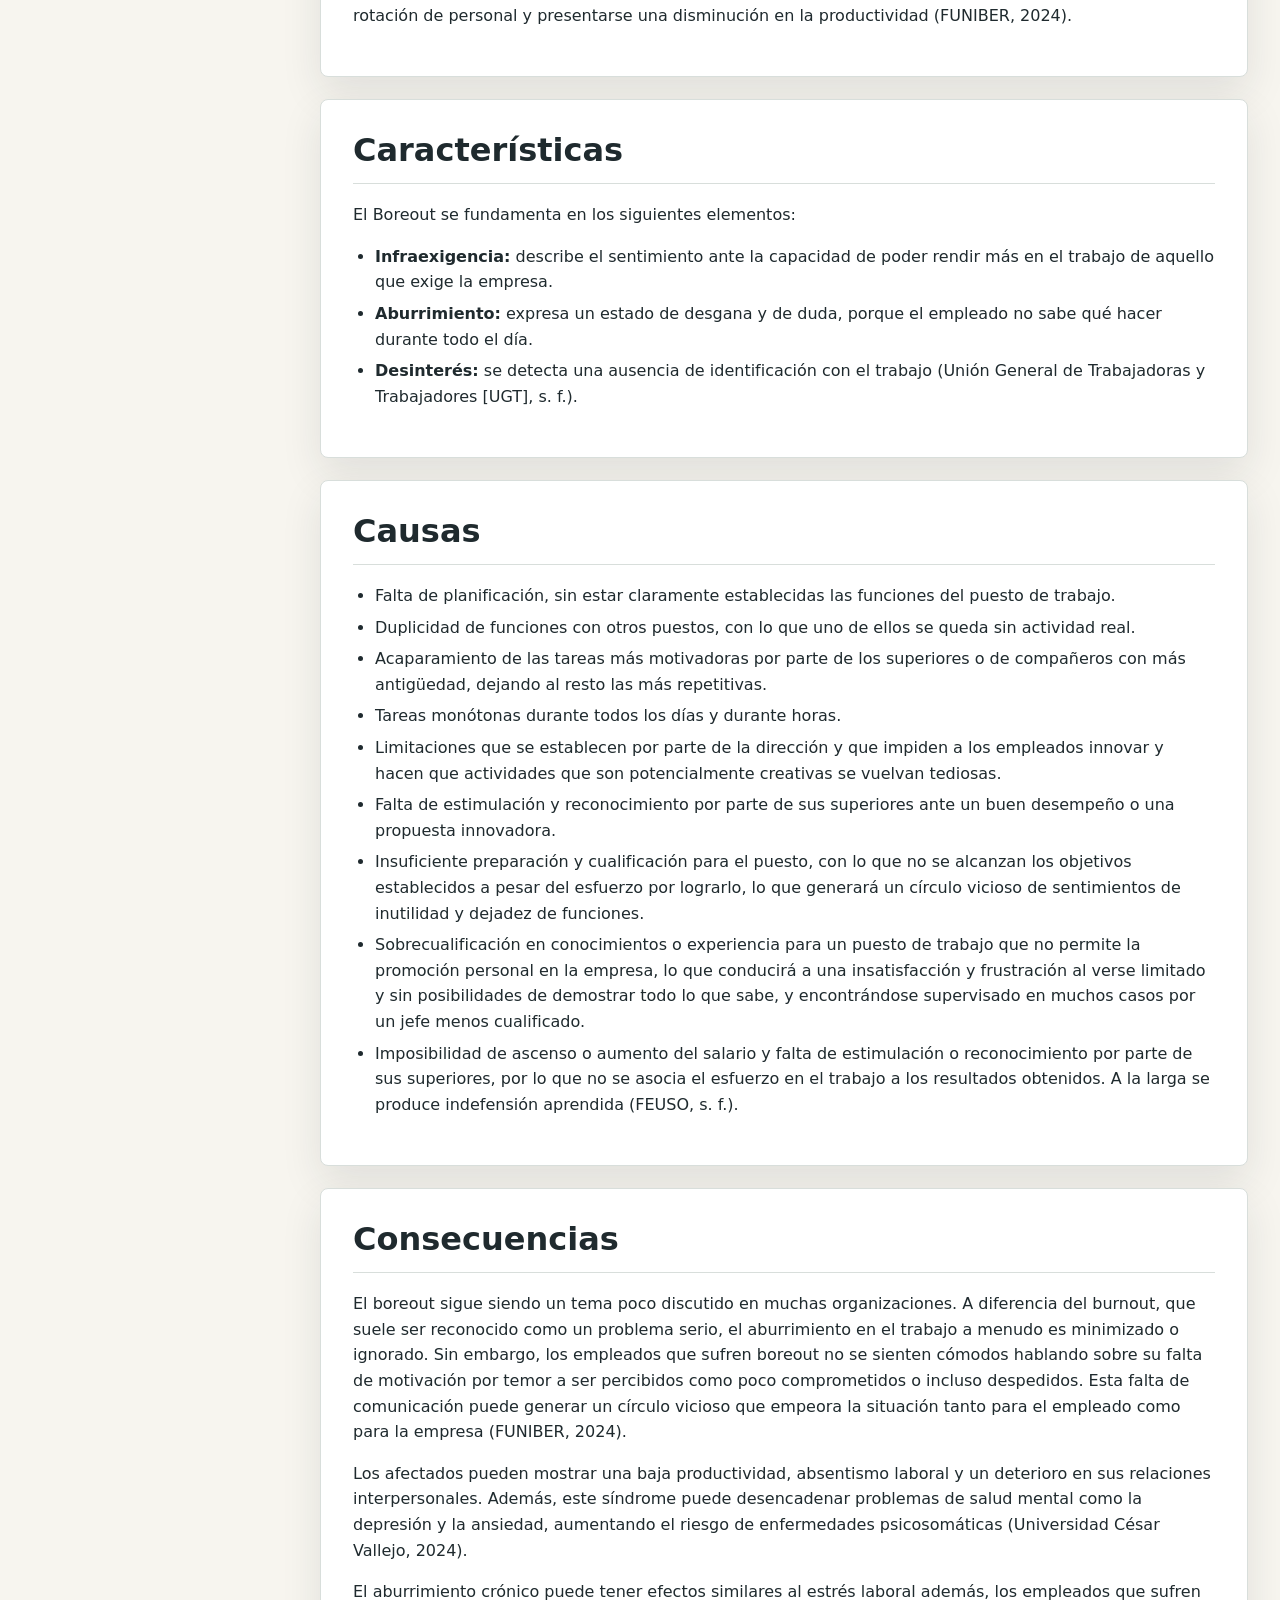
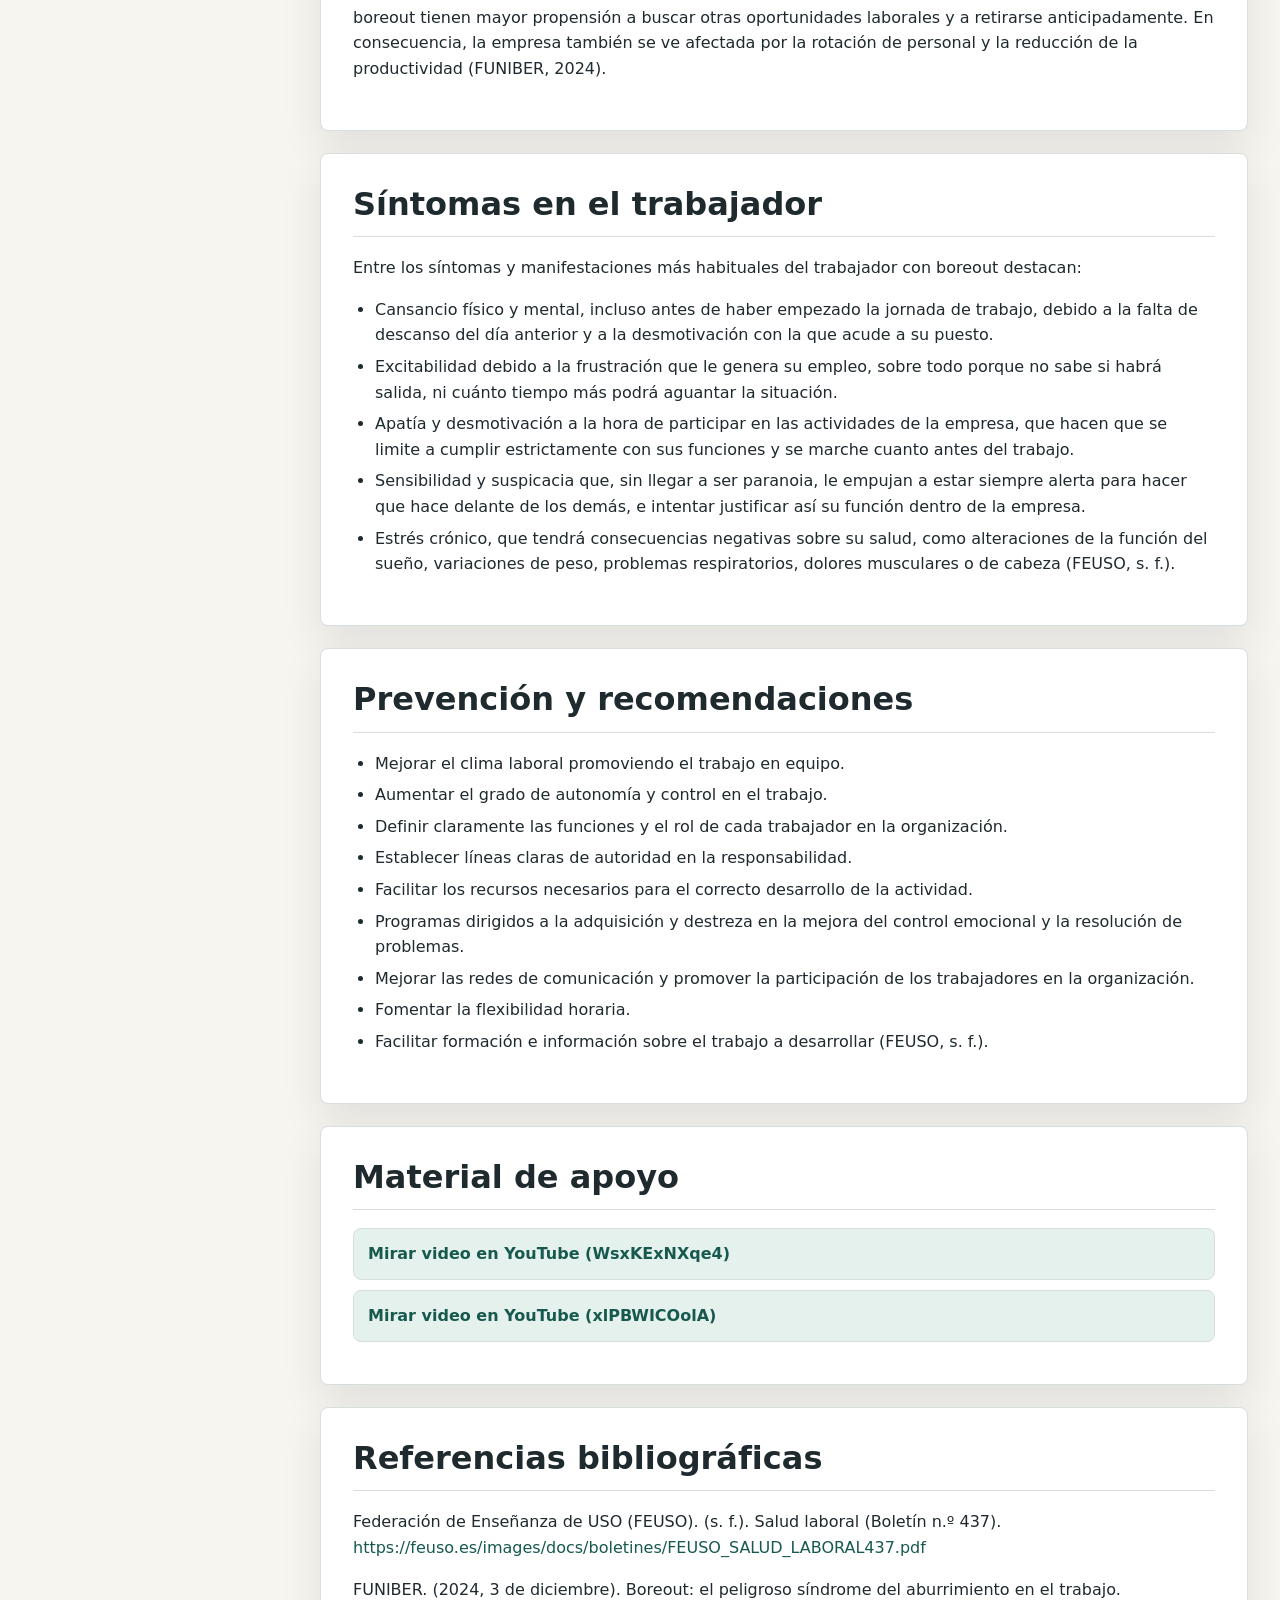
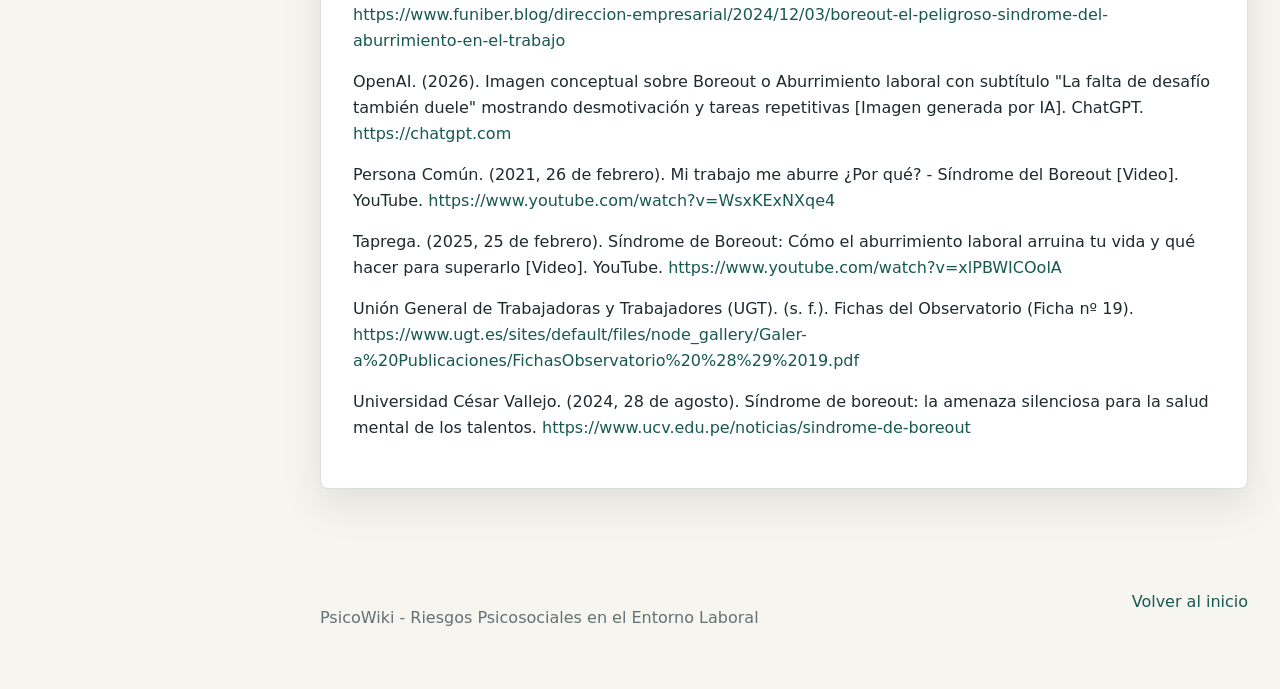
<file: topics/boreout.html>
<!doctype html>
<html lang="es">
  <head>
    <meta charset="UTF-8" />
    <meta name="viewport" content="width=device-width, initial-scale=1.0" />
    <meta name="description" content="Aburrimiento crónico, infraexigencia y desinterés derivados de tareas poco estimulantes o carentes de sentido." />
    <title>Boreout o aburrimiento laboral | PsicoWiki</title>
    <link rel="icon" href="../favicon.svg?v=20260627172913" type="image/svg+xml" />
    <link rel="stylesheet" href="../styles.css?v=20260627172913" />
  </head>
  <body>
    <header class="site-header">
      <a class="brand" href="../index.html" aria-label="Ir al inicio">
        <span class="brand-mark">PW</span>
        <span>PsicoWiki</span>
      </a>
      <button class="menu-toggle" type="button" aria-label="Abrir menu" aria-expanded="false">
        <span></span><span></span><span></span>
      </button>
      <nav class="top-nav" aria-label="Navegacion principal">
        <a href="../index.html">Inicio</a>
        <a href="../index.html#temas">Temas</a>
        <a href="../index.html#bibliografia">Bibliografia</a>
      </nav>
    </header>

    <aside class="side-nav" aria-label="Temas de la wiki">
      <p>Temas</p>
      <a class="" href="mobbing.html">Mobbing o acoso laboral</a>
<a class="" href="burnout.html">Burnout o síndrome de desgaste laboral</a>
<a class="" href="duelo.html">Duelo organizacional</a>
<a class="" href="doble-presencia.html">Doble presencia</a>
<a class="" href="techo-cristal.html">Techo de cristal</a>
<a class="" href="presentismo.html">Presentismo laboral</a>
<a class=" active" href="boreout.html">Boreout o aburrimiento laboral</a>
<a class="" href="sindrome-superviviente.html">Síndrome del superviviente</a>
<a class="" href="tecnoestres.html">Tecnoestrés</a>
    </aside>

    <main class="page-shell">
      <article class="topic-page">
        <nav class="breadcrumb" aria-label="Ruta"><a href="../index.html">Inicio</a><span>/</span><span>Boreout o aburrimiento laboral</span></nav>
        <section class="topic-hero">
          <p class="eyebrow">Riesgo psicosocial</p>
          <h1>Boreout o aburrimiento laboral</h1>
          <p>Aburrimiento crónico, infraexigencia y desinterés derivados de tareas poco estimulantes o carentes de sentido.</p>
        </section>
        <section class="article-toc" aria-label="Contenido de la página">
          <a href="#definicion-y-concepto">Definición y concepto</a><a href="#caracteristicas">Características</a><a href="#causas">Causas</a><a href="#consecuencias">Consecuencias</a><a href="#sintomas-en-el-trabajador">Síntomas en el trabajador</a><a href="#prevencion-y-recomendaciones">Prevención y recomendaciones</a><a href="#material-de-apoyo">Material de apoyo</a><a href="#referencias-bibliograficas">Referencias bibliográficas</a>
        </section>
        <figure class="topic-image">
          <img src="../assets/images/boreout.jpg" alt="Boreout o aburrimiento laboral" />
        </figure>
        <section class="article-section" id="definicion-y-concepto">
        <h2>Definición y concepto</h2>
        <p>El Burnout (síndrome de estar quemado) y el Boreout representan extremos opuestos dentro del entorno laboral; sin embargo, ambos resultan igualmente perjudiciales para la salud de los trabajadores. Mientras que el Boreout se caracteriza por un “aburrimiento crónico” (FEUSO, s. f.), el Burnout está asociado con el agotamiento físico, emocional y mental derivado de las condiciones de trabajo.</p>
<p>El Boreout se relaciona con la experiencia de desempeñar actividades laborales percibidas como poco significativas o carentes de propósito. Esta falta de motivación y estimulación no solo disminuye el compromiso de los trabajadores con la organización, sino que también repercute negativamente en su bienestar físico y mental. Como consecuencia, pueden aumentar los niveles de insatisfacción laboral, la rotación de personal y presentarse una disminución en la productividad (FUNIBER, 2024).</p>
      </section>
<section class="article-section" id="caracteristicas">
        <h2>Características</h2>
        <p>El Boreout se fundamenta en los siguientes elementos:</p>
<ul>
  <li><strong>Infraexigencia:</strong> describe el sentimiento ante la capacidad de poder rendir más en el trabajo de aquello que exige la empresa.</li>
  <li><strong>Aburrimiento:</strong> expresa un estado de desgana y de duda, porque el empleado no sabe qué hacer durante todo el día.</li>
  <li><strong>Desinterés:</strong> se detecta una ausencia de identificación con el trabajo (Unión General de Trabajadoras y Trabajadores [UGT], s. f.).</li>
</ul>

</section>
<section class="article-section" id="causas">
        <h2>Causas</h2>
        <ul>
  <li>Falta de planificación, sin estar claramente establecidas las funciones del puesto de trabajo.</li>
  <li>Duplicidad de funciones con otros puestos, con lo que uno de ellos se queda sin actividad real.</li>
  <li>Acaparamiento de las tareas más motivadoras por parte de los superiores o de compañeros con más antigüedad, dejando al resto las más repetitivas.</li>
  <li>Tareas monótonas durante todos los días y durante horas.</li>
  <li>Limitaciones que se establecen por parte de la dirección y que impiden a los empleados innovar y hacen que actividades que son potencialmente creativas se vuelvan tediosas.</li>
  <li>Falta de estimulación y reconocimiento por parte de sus superiores ante un buen desempeño o una propuesta innovadora.</li>
  <li>Insuficiente preparación y cualificación para el puesto, con lo que no se alcanzan los objetivos establecidos a pesar del esfuerzo por lograrlo, lo que generará un círculo vicioso de sentimientos de inutilidad y dejadez de funciones.</li>
  <li>Sobrecualificación en conocimientos o experiencia para un puesto de trabajo que no permite la promoción personal en la empresa, lo que conducirá a una insatisfacción y frustración al verse limitado y sin posibilidades de demostrar todo lo que sabe, y encontrándose supervisado en muchos casos por un jefe menos cualificado.</li>
  <li>Imposibilidad de ascenso o aumento del salario y falta de estimulación o reconocimiento por parte de sus superiores, por lo que no se asocia el esfuerzo en el trabajo a los resultados obtenidos. A la larga se produce indefensión aprendida (FEUSO, s. f.).</li>
</ul>

</section>
<section class="article-section" id="consecuencias">
        <h2>Consecuencias</h2>
        <p>El boreout sigue siendo un tema poco discutido en muchas organizaciones. A diferencia del burnout, que suele ser reconocido como un problema serio, el aburrimiento en el trabajo a menudo es minimizado o ignorado. Sin embargo, los empleados que sufren boreout no se sienten cómodos hablando sobre su falta de motivación por temor a ser percibidos como poco comprometidos o incluso despedidos. Esta falta de comunicación puede generar un círculo vicioso que empeora la situación tanto para el empleado como para la empresa (FUNIBER, 2024).</p>
<p>Los afectados pueden mostrar una baja productividad, absentismo laboral y un deterioro en sus relaciones interpersonales. Además, este síndrome puede desencadenar problemas de salud mental como la depresión y la ansiedad, aumentando el riesgo de enfermedades psicosomáticas (Universidad César Vallejo, 2024).</p>
<p>El aburrimiento crónico puede tener efectos similares al estrés laboral además, los empleados que sufren boreout tienen mayor propensión a buscar otras oportunidades laborales y a retirarse anticipadamente. En consecuencia, la empresa también se ve afectada por la rotación de personal y la reducción de la productividad (FUNIBER, 2024).</p>
      </section>
<section class="article-section" id="sintomas-en-el-trabajador">
        <h2>Síntomas en el trabajador</h2>
        <p>Entre los síntomas y manifestaciones más habituales del trabajador con boreout destacan:</p>
<ul>
  <li>Cansancio físico y mental, incluso antes de haber empezado la jornada de trabajo, debido a la falta de descanso del día anterior y a la desmotivación con la que acude a su puesto.</li>
  <li>Excitabilidad debido a la frustración que le genera su empleo, sobre todo porque no sabe si habrá salida, ni cuánto tiempo más podrá aguantar la situación.</li>
  <li>Apatía y desmotivación a la hora de participar en las actividades de la empresa, que hacen que se limite a cumplir estrictamente con sus funciones y se marche cuanto antes del trabajo.</li>
  <li>Sensibilidad y suspicacia que, sin llegar a ser paranoia, le empujan a estar siempre alerta para hacer que hace delante de los demás, e intentar justificar así su función dentro de la empresa.</li>
  <li>Estrés crónico, que tendrá consecuencias negativas sobre su salud, como alteraciones de la función del sueño, variaciones de peso, problemas respiratorios, dolores musculares o de cabeza (FEUSO, s. f.).</li>
</ul>
</section>
<section class="article-section" id="prevencion-y-recomendaciones">
        <h2>Prevención y recomendaciones</h2>
        <ul>
  <li>Mejorar el clima laboral promoviendo el trabajo en equipo.</li>
  <li>Aumentar el grado de autonomía y control en el trabajo.</li>
  <li>Definir claramente las funciones y el rol de cada trabajador en la organización.</li>
  <li>Establecer líneas claras de autoridad en la responsabilidad.</li>
  <li>Facilitar los recursos necesarios para el correcto desarrollo de la actividad.</li>
  <li>Programas dirigidos a la adquisición y destreza en la mejora del control emocional y la resolución de problemas.</li>
  <li>Mejorar las redes de comunicación y promover la participación de los trabajadores en la organización.</li>
  <li>Fomentar la flexibilidad horaria.</li>
  <li>Facilitar formación e información sobre el trabajo a desarrollar (FEUSO, s. f.).</li>
</ul>

</section>
<section class="article-section" id="material-de-apoyo">
        <h2>Material de apoyo</h2>
        <a class="resource-link" href="https://www.youtube.com/watch?v=WsxKExNXqe4" target="_blank" rel="noreferrer">Mirar video en YouTube (WsxKExNXqe4)</a>
<a class="resource-link" href="https://www.youtube.com/watch?v=xlPBWICOolA" target="_blank" rel="noreferrer">Mirar video en YouTube (xlPBWICOolA)</a>
      </section>
<section class="article-section" id="referencias-bibliograficas">
        <h2>Referencias bibliográficas</h2>
        <p>Federación de Enseñanza de USO (FEUSO). (s. f.). Salud laboral (Boletín n.º 437). <a href="https://feuso.es/images/docs/boletines/FEUSO_SALUD_LABORAL437.pdf" target="_blank" rel="noreferrer">https://feuso.es/images/docs/boletines/FEUSO_SALUD_LABORAL437.pdf</a></p>
<p>FUNIBER. (2024, 3 de diciembre). Boreout: el peligroso síndrome del aburrimiento en el trabajo. <a href="https://www.funiber.blog/direccion-empresarial/2024/12/03/boreout-el-peligroso-sindrome-del-aburrimiento-en-el-trabajo" target="_blank" rel="noreferrer">https://www.funiber.blog/direccion-empresarial/2024/12/03/boreout-el-peligroso-sindrome-del-aburrimiento-en-el-trabajo</a></p>
<p>​OpenAI. (2026). Imagen conceptual sobre Boreout o Aburrimiento laboral con subtítulo "La falta de desafío también duele" mostrando desmotivación y tareas repetitivas [Imagen generada por IA]. ChatGPT.   <a href="https://chatgpt.com" target="_blank" rel="noreferrer">https://chatgpt.com</a></p>
<p>Persona Común. (2021, 26 de febrero). Mi trabajo me aburre ¿Por qué? - Síndrome del Boreout [Video]. YouTube. <a href="https://www.youtube.com/watch?v=WsxKExNXqe4" target="_blank" rel="noreferrer">https://www.youtube.com/watch?v=WsxKExNXqe4</a></p>
<p>Taprega. (2025, 25 de febrero). Síndrome de Boreout: Cómo el aburrimiento laboral arruina tu vida y qué hacer para superarlo [Video]. YouTube. <a href="https://www.youtube.com/watch?v=xlPBWICOolA" target="_blank" rel="noreferrer">https://www.youtube.com/watch?v=xlPBWICOolA</a></p>
<p>Unión General de Trabajadoras y Trabajadores (UGT). (s. f.). Fichas del Observatorio (Ficha nº 19). <a href="https://www.ugt.es/sites/default/files/node_gallery/Galer-a%20Publicaciones/FichasObservatorio%20%28%29%2019.pdf" target="_blank" rel="noreferrer">https://www.ugt.es/sites/default/files/node_gallery/Galer-a%20Publicaciones/FichasObservatorio%20%28%29%2019.pdf</a></p>
<p>Universidad César Vallejo. (2024, 28 de agosto). Síndrome de boreout: la amenaza silenciosa para la salud mental de los talentos. <a href="https://www.ucv.edu.pe/noticias/sindrome-de-boreout" target="_blank" rel="noreferrer">https://www.ucv.edu.pe/noticias/sindrome-de-boreout</a></p>
      </section>
      </article>
    </main>

    <footer>
      <p>PsicoWiki - Riesgos Psicosociales en el Entorno Laboral</p>
      <a href="../index.html">Volver al inicio</a>
    </footer>
    <script src="../script.js?v=20260627172913"></script>
  </body>
</html>
</file>
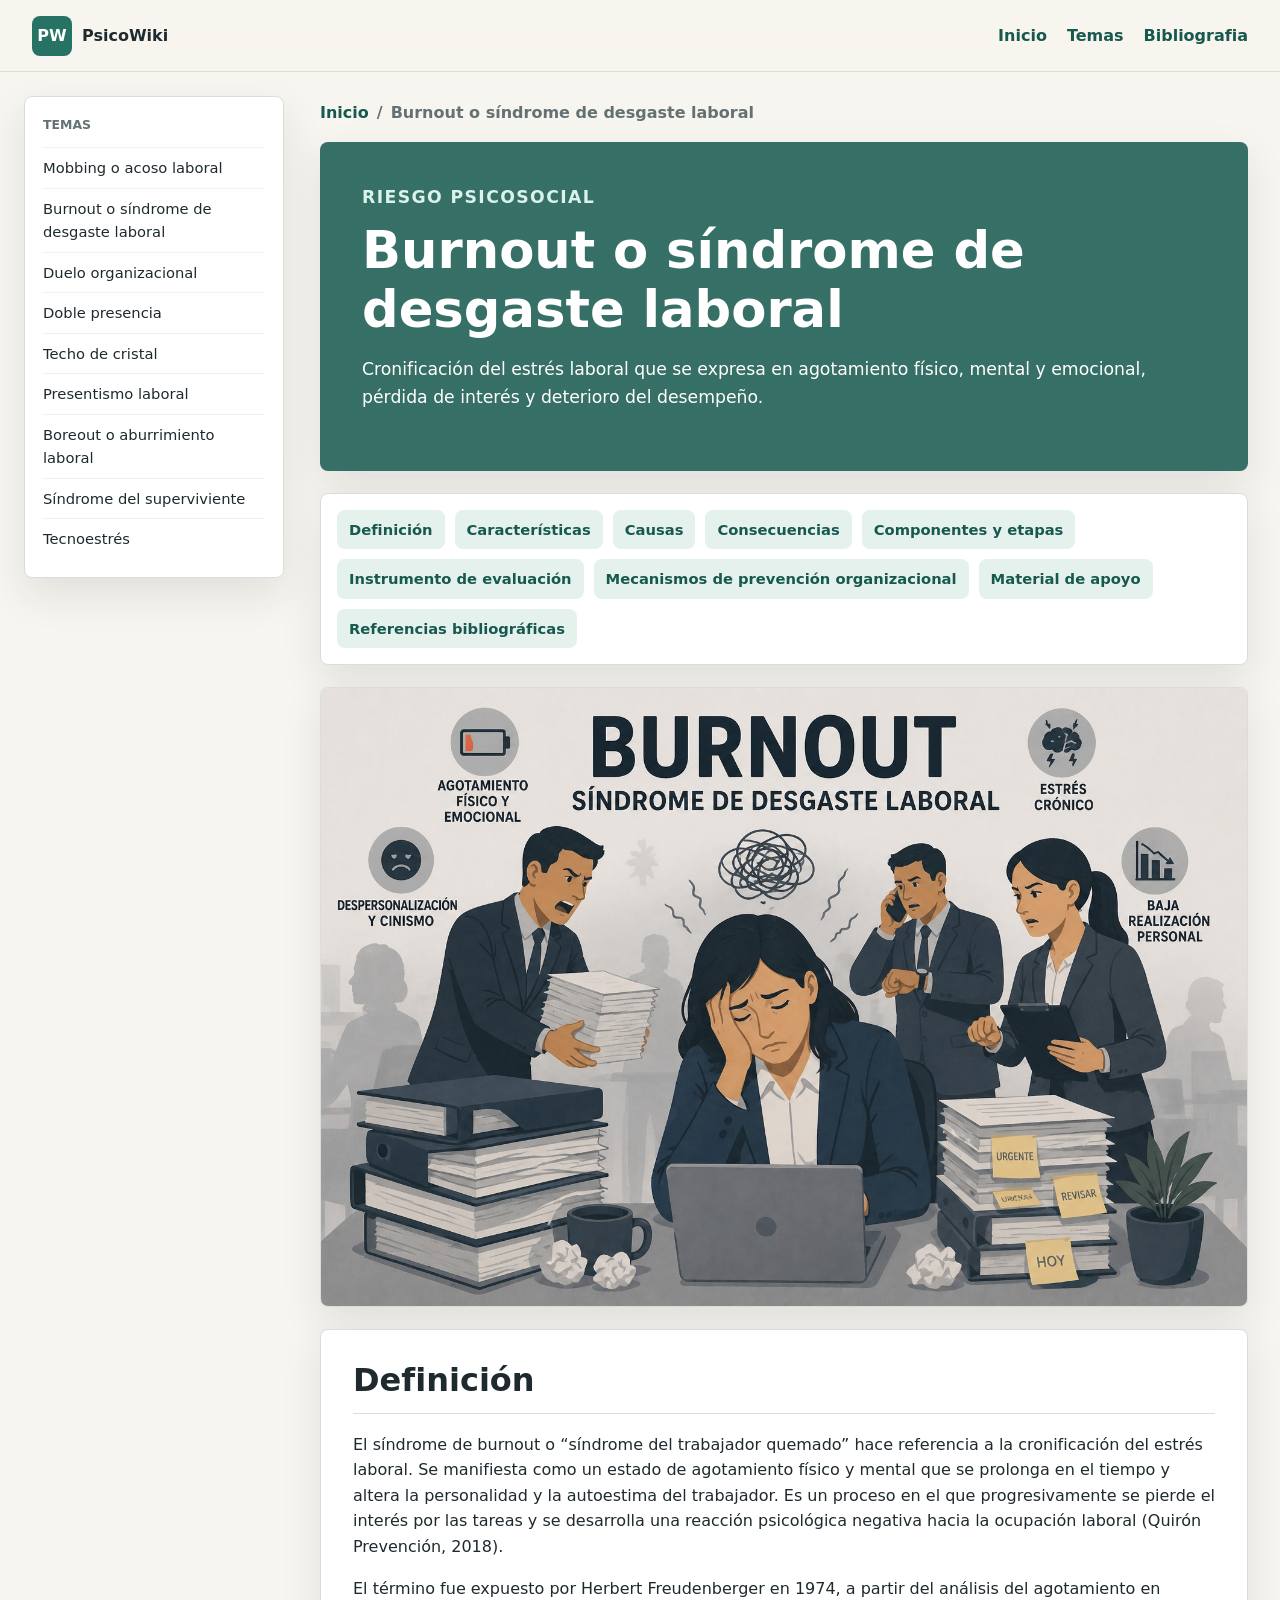
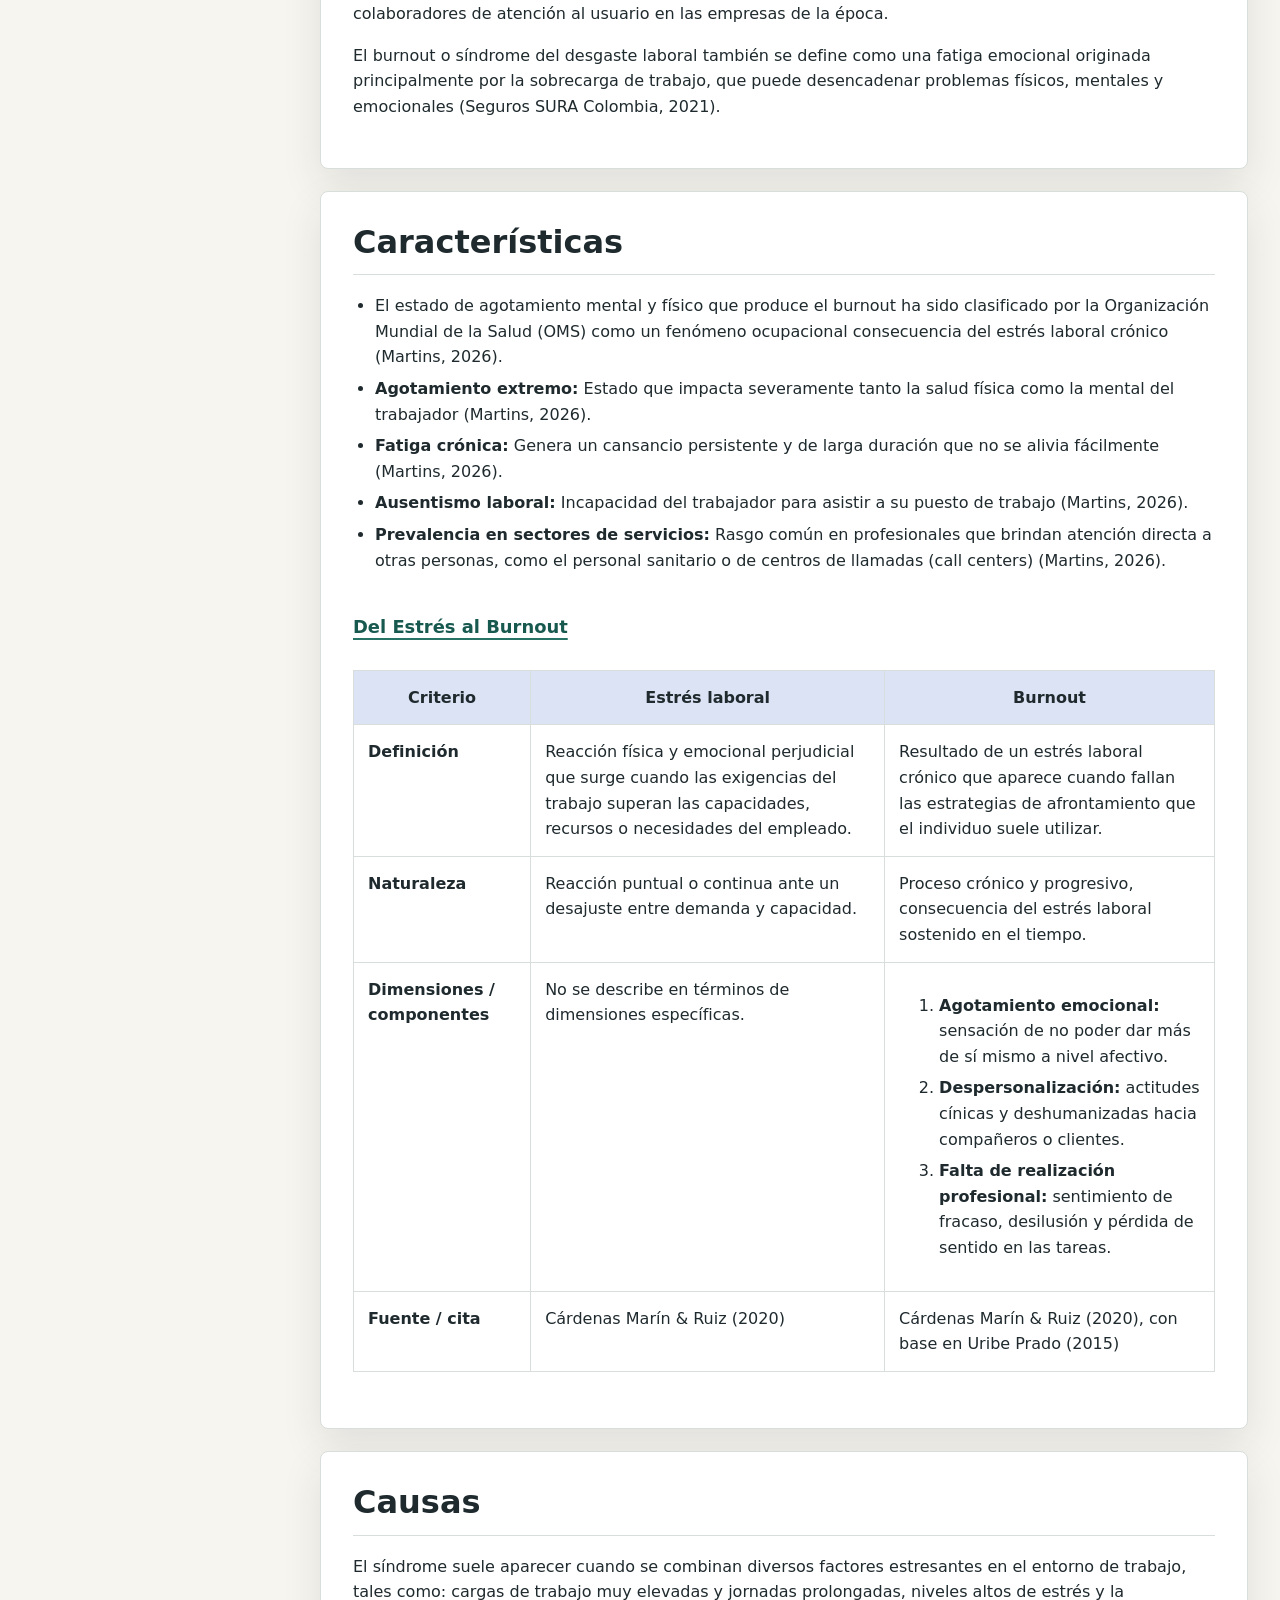
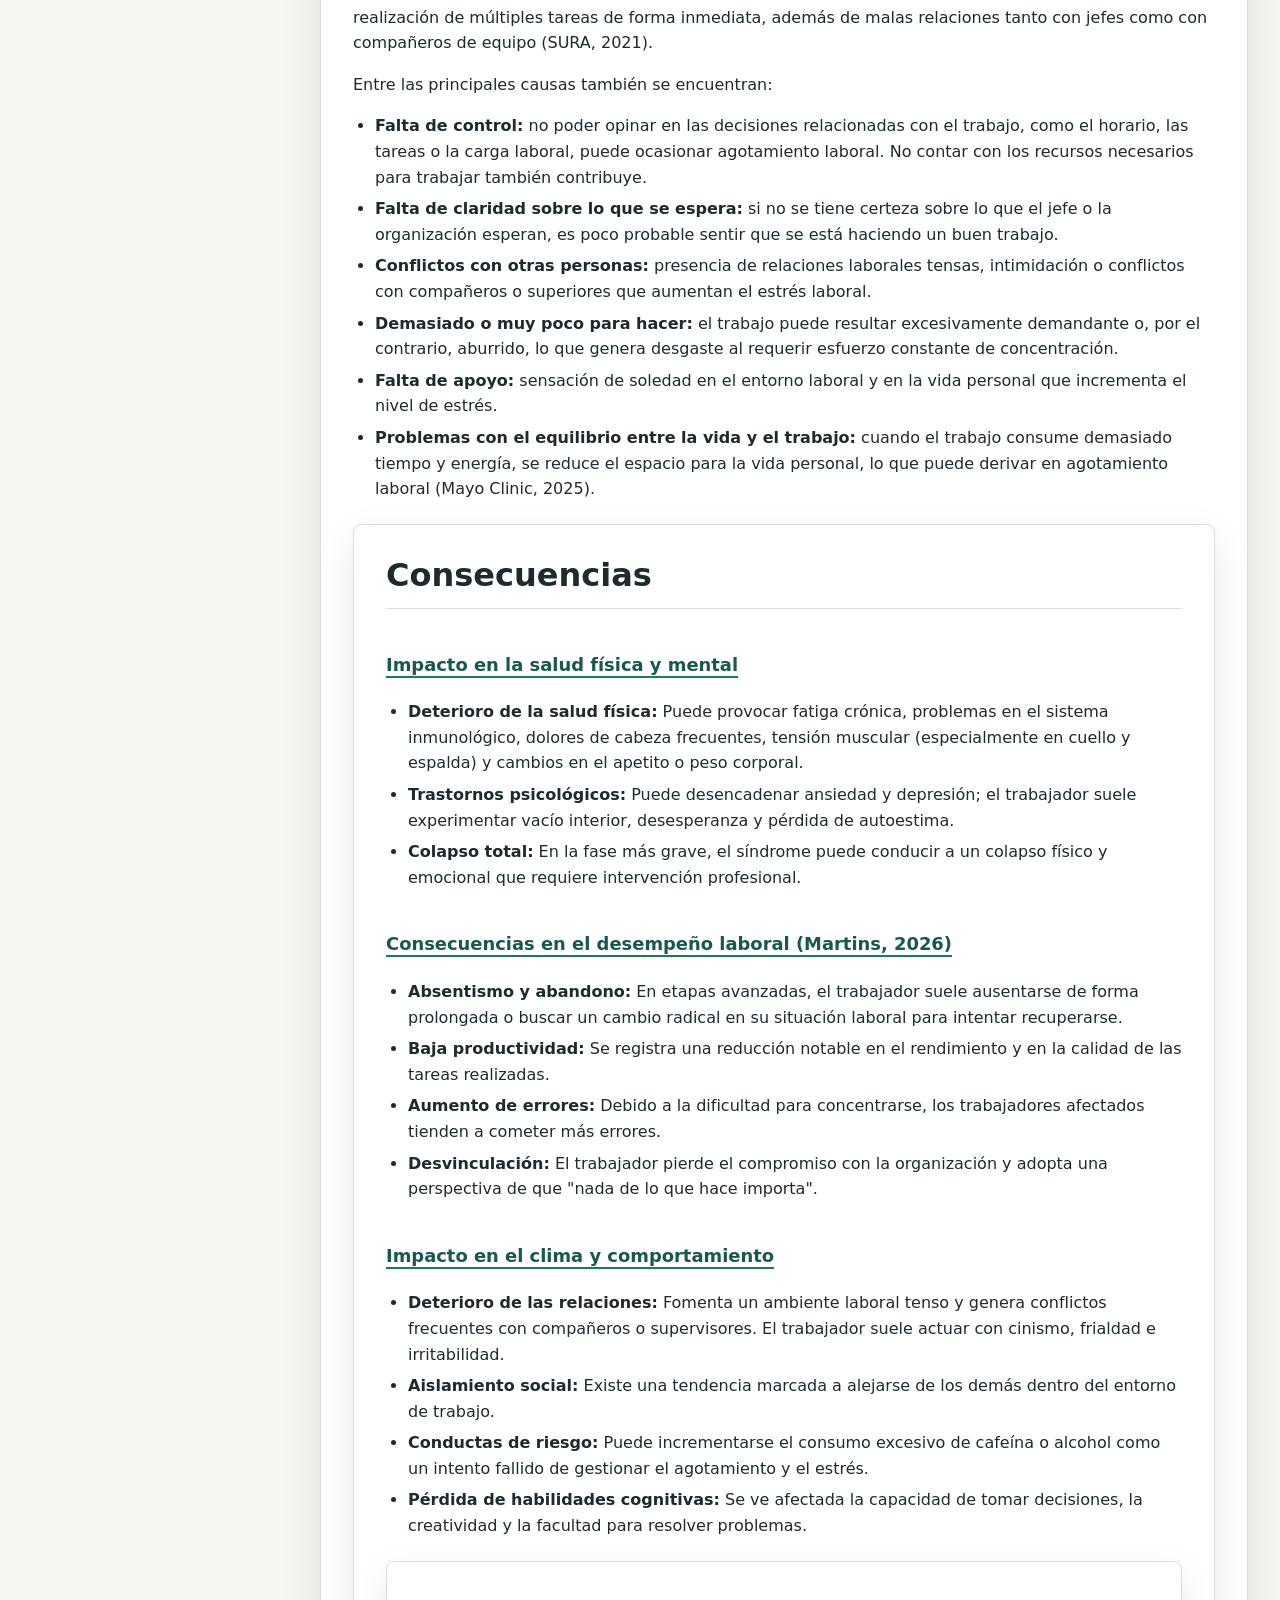
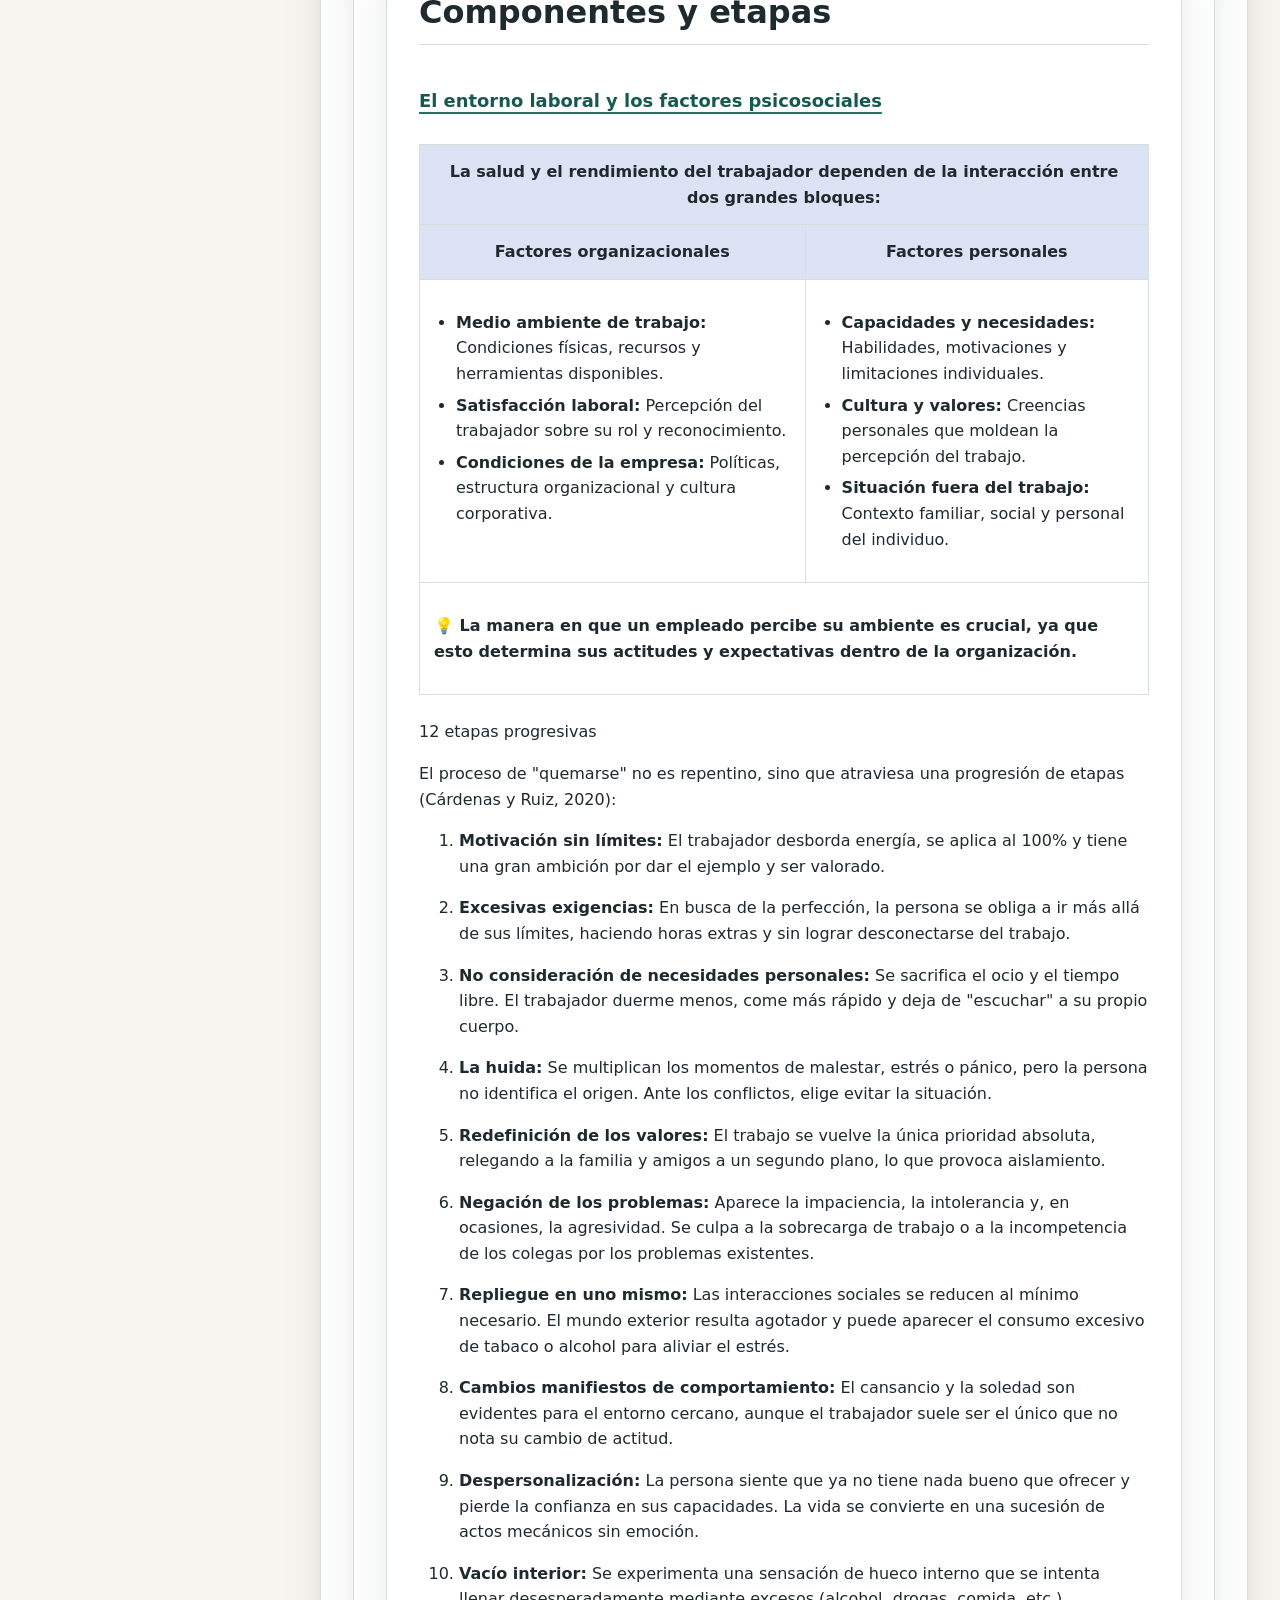
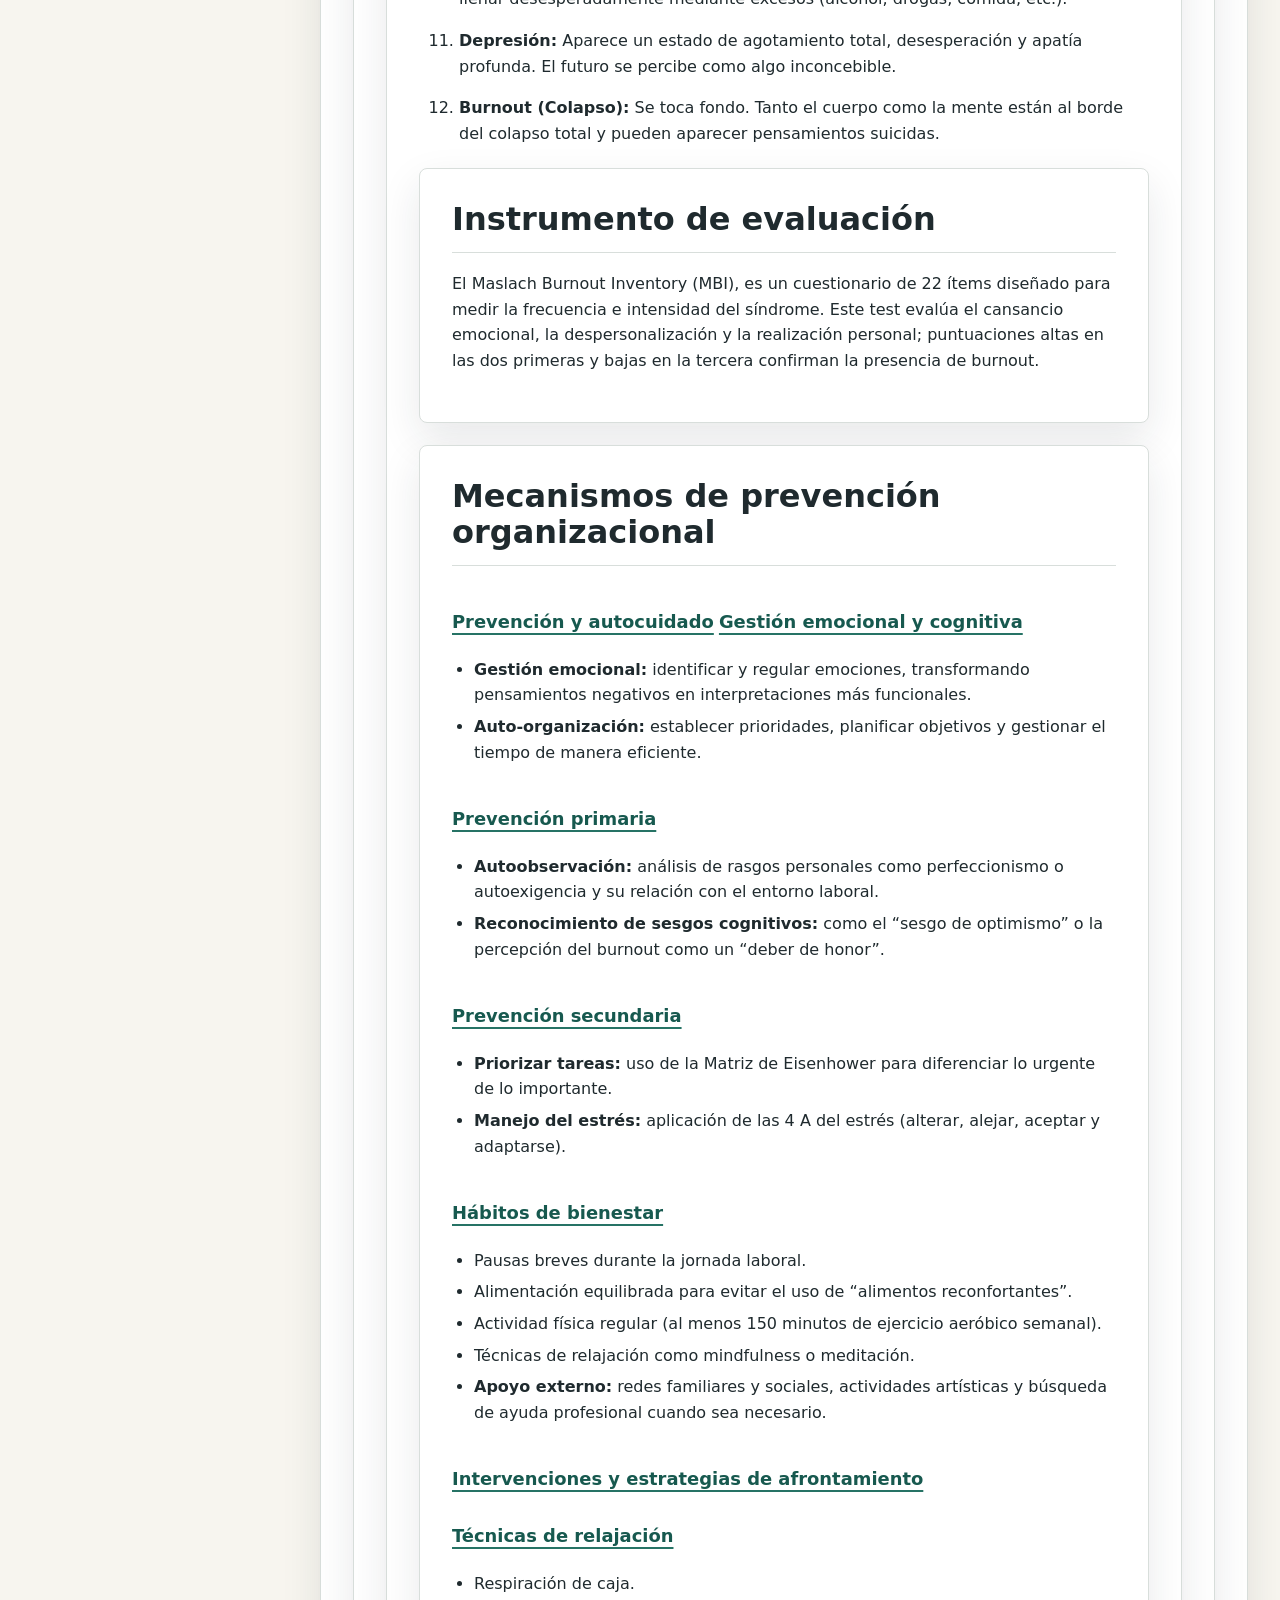
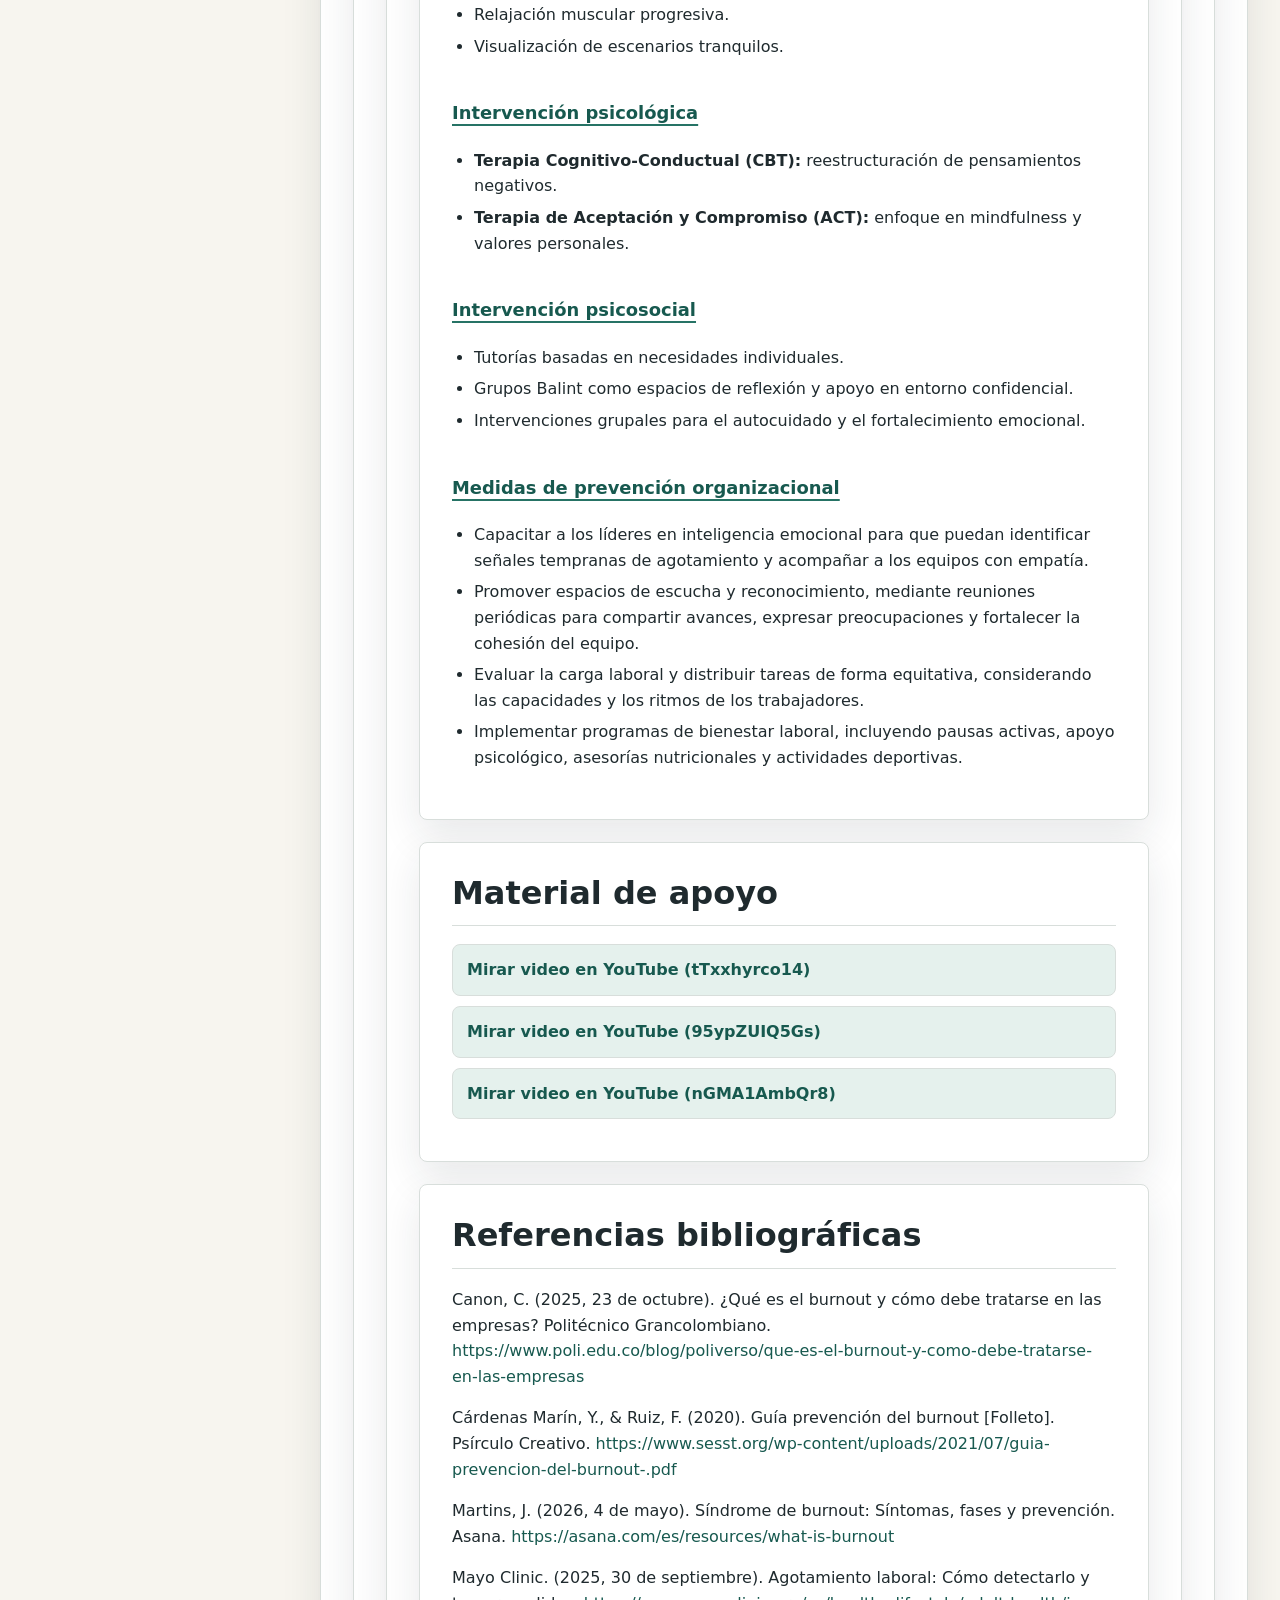
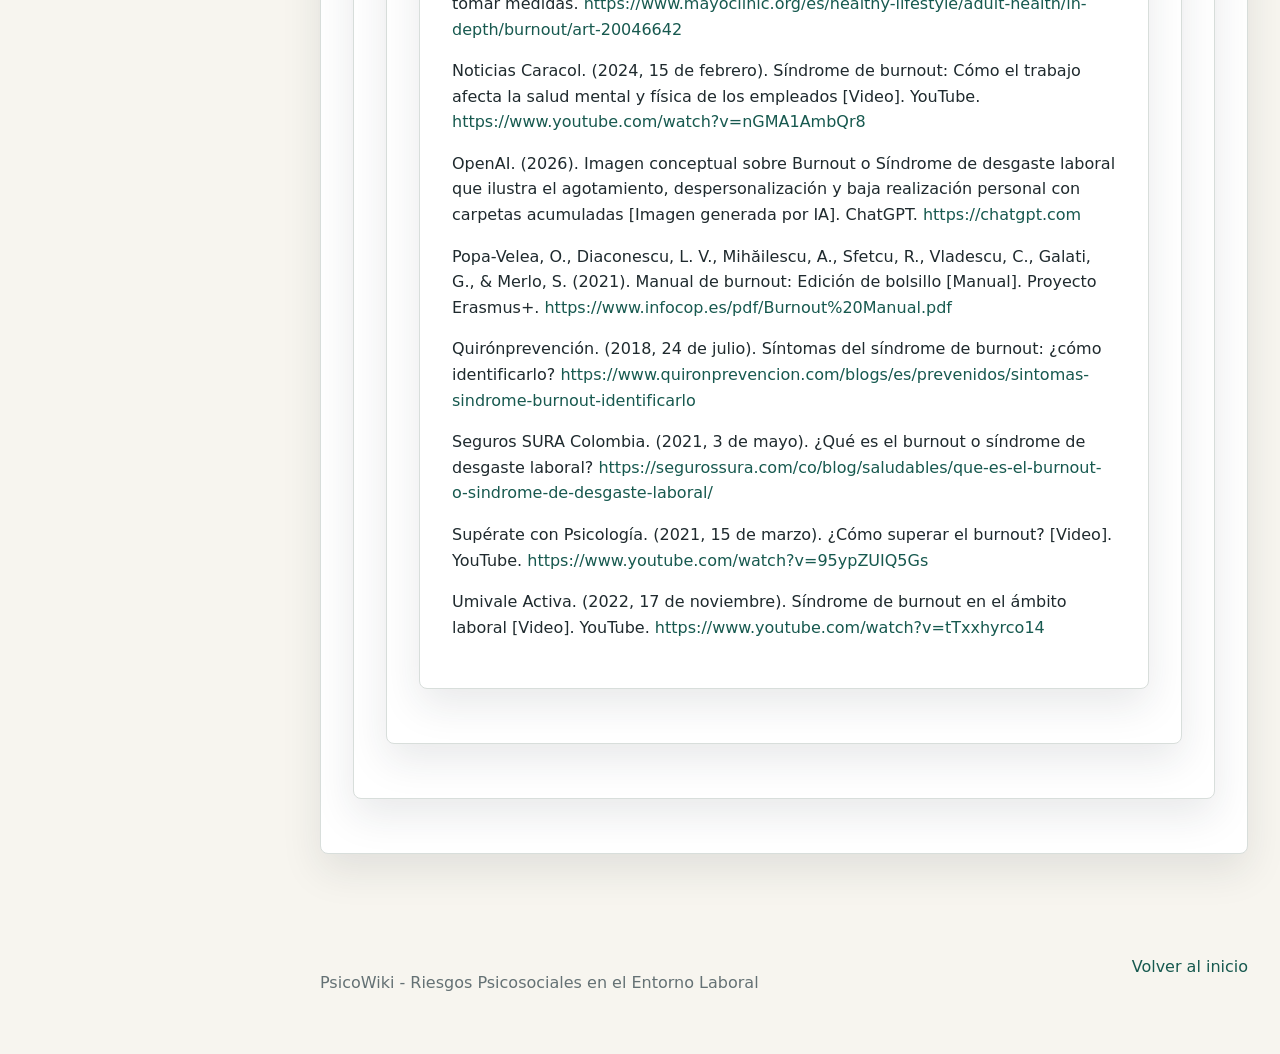
<file: topics/burnout.html>
<!doctype html>
<html lang="es">
  <head>
    <meta charset="UTF-8" />
    <meta name="viewport" content="width=device-width, initial-scale=1.0" />
    <meta name="description" content="Cronificación del estrés laboral que se expresa en agotamiento físico, mental y emocional, pérdida de interés y deterioro del desempeño." />
    <title>Burnout o síndrome de desgaste laboral | PsicoWiki</title>
    <link rel="icon" href="../favicon.svg?v=20260627172913" type="image/svg+xml" />
    <link rel="stylesheet" href="../styles.css?v=20260627172913" />
  </head>
  <body>
    <header class="site-header">
      <a class="brand" href="../index.html" aria-label="Ir al inicio">
        <span class="brand-mark">PW</span>
        <span>PsicoWiki</span>
      </a>
      <button class="menu-toggle" type="button" aria-label="Abrir menu" aria-expanded="false">
        <span></span><span></span><span></span>
      </button>
      <nav class="top-nav" aria-label="Navegacion principal">
        <a href="../index.html">Inicio</a>
        <a href="../index.html#temas">Temas</a>
        <a href="../index.html#bibliografia">Bibliografia</a>
      </nav>
    </header>

    <aside class="side-nav" aria-label="Temas de la wiki">
      <p>Temas</p>
      <a class="" href="mobbing.html">Mobbing o acoso laboral</a>
<a class=" active" href="burnout.html">Burnout o síndrome de desgaste laboral</a>
<a class="" href="duelo.html">Duelo organizacional</a>
<a class="" href="doble-presencia.html">Doble presencia</a>
<a class="" href="techo-cristal.html">Techo de cristal</a>
<a class="" href="presentismo.html">Presentismo laboral</a>
<a class="" href="boreout.html">Boreout o aburrimiento laboral</a>
<a class="" href="sindrome-superviviente.html">Síndrome del superviviente</a>
<a class="" href="tecnoestres.html">Tecnoestrés</a>
    </aside>

    <main class="page-shell">
      <article class="topic-page">
        <nav class="breadcrumb" aria-label="Ruta"><a href="../index.html">Inicio</a><span>/</span><span>Burnout o síndrome de desgaste laboral</span></nav>
        <section class="topic-hero">
          <p class="eyebrow">Riesgo psicosocial</p>
          <h1>Burnout o síndrome de desgaste laboral</h1>
          <p>Cronificación del estrés laboral que se expresa en agotamiento físico, mental y emocional, pérdida de interés y deterioro del desempeño.</p>
        </section>
        <section class="article-toc" aria-label="Contenido de la página">
          <a href="#definicion">Definición</a><a href="#caracteristicas">Características</a><a href="#causas">Causas</a><a href="#consecuencias">Consecuencias</a><a href="#componentes-y-etapas">Componentes y etapas</a><a href="#instrumento-de-evaluacion">Instrumento de evaluación</a><a href="#mecanismos-de-prevencion-organizacional">Mecanismos de prevención organizacional</a><a href="#material-de-apoyo">Material de apoyo</a><a href="#referencias-bibliograficas">Referencias bibliográficas</a>
        </section>
        <figure class="topic-image">
          <img src="../assets/images/burnout.jpg" alt="Burnout o síndrome de desgaste laboral" />
        </figure>
        <section class="article-section" id="definicion">
        <h2>Definición</h2>
        <p>El síndrome de burnout o “síndrome del trabajador quemado” hace referencia a la cronificación del estrés laboral. Se manifiesta como un estado de agotamiento físico y mental que se prolonga en el tiempo y altera la personalidad y la autoestima del trabajador. Es un proceso en el que progresivamente se pierde el interés por las tareas y se desarrolla una reacción psicológica negativa hacia la ocupación laboral (Quirón Prevención, 2018).</p>
<p>El término fue expuesto por Herbert Freudenberger en 1974, a partir del análisis del agotamiento en colaboradores de atención al usuario en las empresas de la época.</p>
<p>El burnout o síndrome del desgaste laboral también se define como una fatiga emocional originada principalmente por la sobrecarga de trabajo, que puede desencadenar problemas físicos, mentales y emocionales (Seguros SURA Colombia, 2021).</p>
      </section>
<section class="article-section" id="caracteristicas">
        <h2>Características</h2>
        <ul>
          <li>El estado de agotamiento mental y físico que produce el burnout ha sido clasificado por la Organización Mundial de la Salud (OMS) como un fenómeno ocupacional consecuencia del estrés laboral crónico (Martins, 2026).</li>
          <li><strong>Agotamiento extremo:</strong> Estado que impacta severamente tanto la salud física como la mental del trabajador (Martins, 2026).</li>
          <li><strong>Fatiga crónica:</strong> Genera un cansancio persistente y de larga duración que no se alivia fácilmente (Martins, 2026).</li>
          <li><strong>Ausentismo laboral:</strong> Incapacidad del trabajador para asistir a su puesto de trabajo (Martins, 2026).</li>
          <li><strong>Prevalencia en sectores de servicios:</strong> Rasgo común en profesionales que brindan atención directa a otras personas, como el personal sanitario o de centros de llamadas (call centers) (Martins, 2026).</li>
        </ul>

<h3>Del Estrés al Burnout</h3>
<table class="comparison-table">
  <thead>
    <tr>
      <th>Criterio</th>
      <th>Estrés laboral</th>
      <th>Burnout</th>
    </tr>
  </thead>
  <tbody>
    <tr>
      <td><strong>Definición</strong></td>
      <td>Reacción física y emocional perjudicial que surge cuando las exigencias del trabajo superan las capacidades, recursos o necesidades del empleado.</td>
      <td>Resultado de un estrés laboral crónico que aparece cuando fallan las estrategias de afrontamiento que el individuo suele utilizar.</td>
    </tr>
    <tr>
      <td><strong>Naturaleza</strong></td>
      <td>Reacción puntual o continua ante un desajuste entre demanda y capacidad.</td>
      <td>Proceso crónico y progresivo, consecuencia del estrés laboral sostenido en el tiempo.</td>
    </tr>
    <tr>
      <td><strong>Dimensiones / componentes</strong></td>
      <td>No se describe en términos de dimensiones específicas.</td>
      <td>
        <ol>
          <li><strong>Agotamiento emocional:</strong> sensación de no poder dar más de sí mismo a nivel afectivo.</li>
          <li><strong>Despersonalización:</strong> actitudes cínicas y deshumanizadas hacia compañeros o clientes.</li>
          <li><strong>Falta de realización profesional:</strong> sentimiento de fracaso, desilusión y pérdida de sentido en las tareas.</li>
        </ol>
      </td>
    </tr>
    <tr>
      <td><strong>Fuente / cita</strong></td>
      <td>Cárdenas Marín &amp; Ruiz (2020)</td>
      <td>Cárdenas Marín &amp; Ruiz (2020), con base en Uribe Prado (2015)</td>
    </tr>
  </tbody>
</table>

      </section>
<section class="article-section" id="causas">
        <h2>Causas</h2>
        <p>El síndrome suele aparecer cuando se combinan diversos factores estresantes en el entorno de trabajo, tales como: cargas de trabajo muy elevadas y jornadas prolongadas, niveles altos de estrés y la realización de múltiples tareas de forma inmediata, además de malas relaciones tanto con jefes como con compañeros de equipo (SURA, 2021).</p>
<p>Entre las principales causas también se encuentran:</p>
<ul>
  <li><strong>Falta de control:</strong> no poder opinar en las decisiones relacionadas con el trabajo, como el horario, las tareas o la carga laboral, puede ocasionar agotamiento laboral. No contar con los recursos necesarios para trabajar también contribuye.</li>
  <li><strong>Falta de claridad sobre lo que se espera:</strong> si no se tiene certeza sobre lo que el jefe o la organización esperan, es poco probable sentir que se está haciendo un buen trabajo.</li>
  <li><strong>Conflictos con otras personas:</strong> presencia de relaciones laborales tensas, intimidación o conflictos con compañeros o superiores que aumentan el estrés laboral.</li>
  <li><strong>Demasiado o muy poco para hacer:</strong> el trabajo puede resultar excesivamente demandante o, por el contrario, aburrido, lo que genera desgaste al requerir esfuerzo constante de concentración.</li>
  <li><strong>Falta de apoyo:</strong> sensación de soledad en el entorno laboral y en la vida personal que incrementa el nivel de estrés.</li>
  <li><strong>Problemas con el equilibrio entre la vida y el trabajo:</strong> cuando el trabajo consume demasiado tiempo y energía, se reduce el espacio para la vida personal, lo que puede derivar en agotamiento laboral (Mayo Clinic, 2025).</li>
</ul>
 
<section class="article-section" id="consecuencias">
        <h2>Consecuencias</h2>
        <h3>Impacto en la salud física y mental</h3>
<ul>
  <li><strong>Deterioro de la salud física:</strong> Puede provocar fatiga crónica, problemas en el sistema inmunológico, dolores de cabeza frecuentes, tensión muscular (especialmente en cuello y espalda) y cambios en el apetito o peso corporal.</li>
  <li><strong>Trastornos psicológicos:</strong> Puede desencadenar ansiedad y depresión; el trabajador suele experimentar vacío interior, desesperanza y pérdida de autoestima.</li>
  <li><strong>Colapso total:</strong> En la fase más grave, el síndrome puede conducir a un colapso físico y emocional que requiere intervención profesional.</li>
</ul>
<h3>Consecuencias en el desempeño laboral (Martins, 2026)</h3>
<ul>
  <li><strong>Absentismo y abandono:</strong> En etapas avanzadas, el trabajador suele ausentarse de forma prolongada o buscar un cambio radical en su situación laboral para intentar recuperarse.</li>
  <li><strong>Baja productividad:</strong> Se registra una reducción notable en el rendimiento y en la calidad de las tareas realizadas.</li>
  <li><strong>Aumento de errores:</strong> Debido a la dificultad para concentrarse, los trabajadores afectados tienden a cometer más errores.</li>
  <li><strong>Desvinculación:</strong> El trabajador pierde el compromiso con la organización y adopta una perspectiva de que "nada de lo que hace importa".</li>
</ul>
<h3>Impacto en el clima y comportamiento</h3>
<ul>
  <li><strong>Deterioro de las relaciones:</strong> Fomenta un ambiente laboral tenso y genera conflictos frecuentes con compañeros o supervisores. El trabajador suele actuar con cinismo, frialdad e irritabilidad.</li>
  <li><strong>Aislamiento social:</strong> Existe una tendencia marcada a alejarse de los demás dentro del entorno de trabajo.</li>
  <li><strong>Conductas de riesgo:</strong> Puede incrementarse el consumo excesivo de cafeína o alcohol como un intento fallido de gestionar el agotamiento y el estrés.</li>
  <li><strong>Pérdida de habilidades cognitivas:</strong> Se ve afectada la capacidad de tomar decisiones, la creatividad y la facultad para resolver problemas.</li>
</ul>
 
<section class="article-section" id="componentes-y-etapas">
        <h2>Componentes y etapas</h2>
        <h3>El entorno laboral y los factores psicosociales</h3>

        <table class="comparison-table">
          <thead>
            <tr>
              <th colspan="2">La salud y el rendimiento del trabajador dependen de la interacción entre dos grandes bloques:</th>
            </tr>
            <tr>
              <th>Factores organizacionales</th>
              <th>Factores personales</th>
            </tr>
          </thead>
          <tbody>
            <tr>
              <td>
                <ul>
                  <li><strong>Medio ambiente de trabajo:</strong> Condiciones físicas, recursos y herramientas disponibles.</li>
                  <li><strong>Satisfacción laboral:</strong> Percepción del trabajador sobre su rol y reconocimiento.</li>
                  <li><strong>Condiciones de la empresa:</strong> Políticas, estructura organizacional y cultura corporativa.</li>
                </ul>
              </td>
              <td>
                <ul>
                  <li><strong>Capacidades y necesidades:</strong> Habilidades, motivaciones y limitaciones individuales.</li>
                  <li><strong>Cultura y valores:</strong> Creencias personales que moldean la percepción del trabajo.</li>
                  <li><strong>Situación fuera del trabajo:</strong> Contexto familiar, social y personal del individuo.</li>
                </ul>
              </td>
            </tr>
            <tr>
              <td colspan="2">
                <p><strong>💡 La manera en que un empleado percibe su ambiente es crucial, ya que esto determina sus actitudes y expectativas dentro de la organización.</strong></p>
              </td>
            </tr>
          </tbody>
        </table>
<p>12 etapas progresivas</p>
<p>El proceso de &quot;quemarse&quot; no es repentino, sino que atraviesa una progresión de etapas (Cárdenas y Ruiz, 2020):</p>
<ol>
  <li><p><strong>Motivación sin límites:</strong> El trabajador desborda energía, se aplica al 100% y tiene una gran ambición por dar el ejemplo y ser valorado.</p></li>
  <li><p><strong>Excesivas exigencias:</strong> En busca de la perfección, la persona se obliga a ir más allá de sus límites, haciendo horas extras y sin lograr desconectarse del trabajo.</p></li>
  <li><p><strong>No consideración de necesidades personales:</strong> Se sacrifica el ocio y el tiempo libre. El trabajador duerme menos, come más rápido y deja de &quot;escuchar&quot; a su propio cuerpo.</p></li>
  <li><p><strong>La huida:</strong> Se multiplican los momentos de malestar, estrés o pánico, pero la persona no identifica el origen. Ante los conflictos, elige evitar la situación.</p></li>
  <li><p><strong>Redefinición de los valores:</strong> El trabajo se vuelve la única prioridad absoluta, relegando a la familia y amigos a un segundo plano, lo que provoca aislamiento.</p></li>
  <li><p><strong>Negación de los problemas:</strong> Aparece la impaciencia, la intolerancia y, en ocasiones, la agresividad. Se culpa a la sobrecarga de trabajo o a la incompetencia de los colegas por los problemas existentes.</p></li>
  <li><p><strong>Repliegue en uno mismo:</strong> Las interacciones sociales se reducen al mínimo necesario. El mundo exterior resulta agotador y puede aparecer el consumo excesivo de tabaco o alcohol para aliviar el estrés.</p></li>
  <li><p><strong>Cambios manifiestos de comportamiento:</strong> El cansancio y la soledad son evidentes para el entorno cercano, aunque el trabajador suele ser el único que no nota su cambio de actitud.</p></li>
  <li><p><strong>Despersonalización:</strong> La persona siente que ya no tiene nada bueno que ofrecer y pierde la confianza en sus capacidades. La vida se convierte en una sucesión de actos mecánicos sin emoción.</p></li>
  <li><p><strong>Vacío interior:</strong> Se experimenta una sensación de hueco interno que se intenta llenar desesperadamente mediante excesos (alcohol, drogas, comida, etc.).</p></li>
  <li><p><strong>Depresión:</strong> Aparece un estado de agotamiento total, desesperación y apatía profunda. El futuro se percibe como algo inconcebible.</p></li>
  <li><p><strong>Burnout (Colapso):</strong> Se toca fondo. Tanto el cuerpo como la mente están al borde del colapso total y pueden aparecer pensamientos suicidas.</p></li>
</ol>
 
<section class="article-section" id="instrumento-de-evaluacion">
        <h2>Instrumento de evaluación</h2>
        <p>El Maslach Burnout Inventory (MBI), es un cuestionario de 22 ítems diseñado para medir la frecuencia e intensidad del síndrome. Este test evalúa el cansancio emocional, la despersonalización y la realización personal; puntuaciones altas en las dos primeras y bajas en la tercera confirman la presencia de burnout.</p>
      </section>
<section class="article-section" id="mecanismos-de-prevencion-organizacional">
        <h2>Mecanismos de prevención organizacional</h2>
        <h3>Prevención y autocuidado</h3>
<h3>Gestión emocional y cognitiva</h3>
<ul>
  <li><strong>Gestión emocional:</strong> identificar y regular emociones, transformando pensamientos negativos en interpretaciones más funcionales.</li>
  <li><strong>Auto-organización:</strong> establecer prioridades, planificar objetivos y gestionar el tiempo de manera eficiente.</li>
</ul>
<h3>Prevención primaria</h3>
<ul>
  <li><strong>Autoobservación:</strong> análisis de rasgos personales como perfeccionismo o autoexigencia y su relación con el entorno laboral.</li>
  <li><strong>Reconocimiento de sesgos cognitivos:</strong> como el “sesgo de optimismo” o la percepción del burnout como un “deber de honor”.</li>
</ul>
<h3>Prevención secundaria</h3>
<ul>
  <li><strong>Priorizar tareas:</strong> uso de la Matriz de Eisenhower para diferenciar lo urgente de lo importante.</li>
  <li><strong>Manejo del estrés:</strong> aplicación de las 4 A del estrés (alterar, alejar, aceptar y adaptarse).</li>
</ul>
<h3>Hábitos de bienestar</h3>
<ul>
  <li>Pausas breves durante la jornada laboral.</li>
  <li>Alimentación equilibrada para evitar el uso de “alimentos reconfortantes”.</li>
  <li>Actividad física regular (al menos 150 minutos de ejercicio aeróbico semanal).</li>
  <li>Técnicas de relajación como mindfulness o meditación.</li>
  <li><strong>Apoyo externo:</strong> redes familiares y sociales, actividades artísticas y búsqueda de ayuda profesional cuando sea necesario.</li>
</ul>
<h3>Intervenciones y estrategias de afrontamiento</h3>
<h3>Técnicas de relajación</h3>
<ul>
  <li>Respiración de caja.</li>
  <li>Relajación muscular progresiva.</li>
  <li>Visualización de escenarios tranquilos.</li>
</ul>
<h3>Intervención psicológica</h3>
<ul>
  <li><strong>Terapia Cognitivo-Conductual (CBT):</strong> reestructuración de pensamientos negativos.</li>
  <li><strong>Terapia de Aceptación y Compromiso (ACT):</strong> enfoque en mindfulness y valores personales.</li>
</ul>
<h3>Intervención psicosocial</h3>
<ul>
  <li>Tutorías basadas en necesidades individuales.</li>
  <li>Grupos Balint como espacios de reflexión y apoyo en entorno confidencial.</li>
  <li>Intervenciones grupales para el autocuidado y el fortalecimiento emocional.</li>
</ul>

<h3>Medidas de prevención organizacional</h3>
<ul>
  <li>Capacitar a los líderes en inteligencia emocional para que puedan identificar señales tempranas de agotamiento y acompañar a los equipos con empatía.</li>
  <li>Promover espacios de escucha y reconocimiento, mediante reuniones periódicas para compartir avances, expresar preocupaciones y fortalecer la cohesión del equipo.</li>
  <li>Evaluar la carga laboral y distribuir tareas de forma equitativa, considerando las capacidades y los ritmos de los trabajadores.</li>
  <li>Implementar programas de bienestar laboral, incluyendo pausas activas, apoyo psicológico, asesorías nutricionales y actividades deportivas.</li>
</ul>

</section>
<section class="article-section" id="material-de-apoyo">
        <h2>Material de apoyo</h2>
        <a class="resource-link" href="https://www.youtube.com/watch?v=tTxxhyrco14" target="_blank" rel="noreferrer">Mirar video en YouTube (tTxxhyrco14)</a>
<a class="resource-link" href="https://www.youtube.com/watch?v=95ypZUIQ5Gs" target="_blank" rel="noreferrer">Mirar video en YouTube (95ypZUIQ5Gs)</a>
<a class="resource-link" href="https://www.youtube.com/watch?v=nGMA1AmbQr8" target="_blank" rel="noreferrer">Mirar video en YouTube (nGMA1AmbQr8)</a>
      </section>
<section class="article-section" id="referencias-bibliograficas">
        <h2>Referencias bibliográficas</h2>
        <p>Canon, C. (2025, 23 de octubre). ¿Qué es el burnout y cómo debe tratarse en las empresas? Politécnico Grancolombiano. <a href="https://www.poli.edu.co/blog/poliverso/que-es-el-burnout-y-como-debe-tratarse-en-las-empresas" target="_blank" rel="noreferrer">https://www.poli.edu.co/blog/poliverso/que-es-el-burnout-y-como-debe-tratarse-en-las-empresas</a></p>
<p>Cárdenas Marín, Y., &amp; Ruiz, F. (2020). Guía prevención del burnout [Folleto]. Psírculo Creativo. <a href="https://www.sesst.org/wp-content/uploads/2021/07/guia-prevencion-del-burnout-.pdf" target="_blank" rel="noreferrer">https://www.sesst.org/wp-content/uploads/2021/07/guia-prevencion-del-burnout-.pdf</a></p>
<p>Martins, J. (2026, 4 de mayo). Síndrome de burnout: Síntomas, fases y prevención. Asana. <a href="https://asana.com/es/resources/what-is-burnout" target="_blank" rel="noreferrer">https://asana.com/es/resources/what-is-burnout</a></p>
<p>Mayo Clinic. (2025, 30 de septiembre). Agotamiento laboral: Cómo detectarlo y tomar medidas. <a href="https://www.mayoclinic.org/es/healthy-lifestyle/adult-health/in-depth/burnout/art-20046642" target="_blank" rel="noreferrer">https://www.mayoclinic.org/es/healthy-lifestyle/adult-health/in-depth/burnout/art-20046642</a></p>
<p>Noticias Caracol. (2024, 15 de febrero). Síndrome de burnout: Cómo el trabajo afecta la salud mental y física de los empleados [Video]. YouTube. <a href="https://www.youtube.com/watch?v=nGMA1AmbQr8" target="_blank" rel="noreferrer">https://www.youtube.com/watch?v=nGMA1AmbQr8</a></p>
<p>​OpenAI. (2026). Imagen conceptual sobre Burnout o Síndrome de desgaste laboral que ilustra el agotamiento, despersonalización y baja realización personal con carpetas acumuladas [Imagen generada por IA]. ChatGPT.  <a href="https://chatgpt.com" target="_blank" rel="noreferrer">https://chatgpt.com</a></p>
<p>Popa-Velea, O., Diaconescu, L. V., Mihăilescu, A., Sfetcu, R., Vladescu, C., Galati, G., &amp; Merlo, S. (2021). Manual de burnout: Edición de bolsillo [Manual]. Proyecto Erasmus+. <a href="https://www.infocop.es/pdf/Burnout%20Manual.pdf" target="_blank" rel="noreferrer">https://www.infocop.es/pdf/Burnout%20Manual.pdf</a></p>
<p>Quirónprevención. (2018, 24 de julio). Síntomas del síndrome de burnout: ¿cómo identificarlo? <a href="https://www.quironprevencion.com/blogs/es/prevenidos/sintomas-sindrome-burnout-identificarlo" target="_blank" rel="noreferrer">https://www.quironprevencion.com/blogs/es/prevenidos/sintomas-sindrome-burnout-identificarlo</a></p>
<p>Seguros SURA Colombia. (2021, 3 de mayo). ¿Qué es el burnout o síndrome de desgaste laboral? <a href="https://segurossura.com/co/blog/saludables/que-es-el-burnout-o-sindrome-de-desgaste-laboral/" target="_blank" rel="noreferrer">https://segurossura.com/co/blog/saludables/que-es-el-burnout-o-sindrome-de-desgaste-laboral/</a></p>
<p>Supérate con Psicología. (2021, 15 de marzo). ¿Cómo superar el burnout? [Video]. YouTube. <a href="https://www.youtube.com/watch?v=95ypZUIQ5Gs" target="_blank" rel="noreferrer">https://www.youtube.com/watch?v=95ypZUIQ5Gs</a></p>
<p>Umivale Activa. (2022, 17 de noviembre). Síndrome de burnout en el ámbito laboral [Video]. YouTube. <a href="https://www.youtube.com/watch?v=tTxxhyrco14" target="_blank" rel="noreferrer">https://www.youtube.com/watch?v=tTxxhyrco14</a></p>
      </section>
      </article>
    </main>

    <footer>
      <p>PsicoWiki - Riesgos Psicosociales en el Entorno Laboral</p>
      <a href="../index.html">Volver al inicio</a>
    </footer>
    <script src="../script.js?v=20260627172913"></script>
  </body>
</html>
</file>
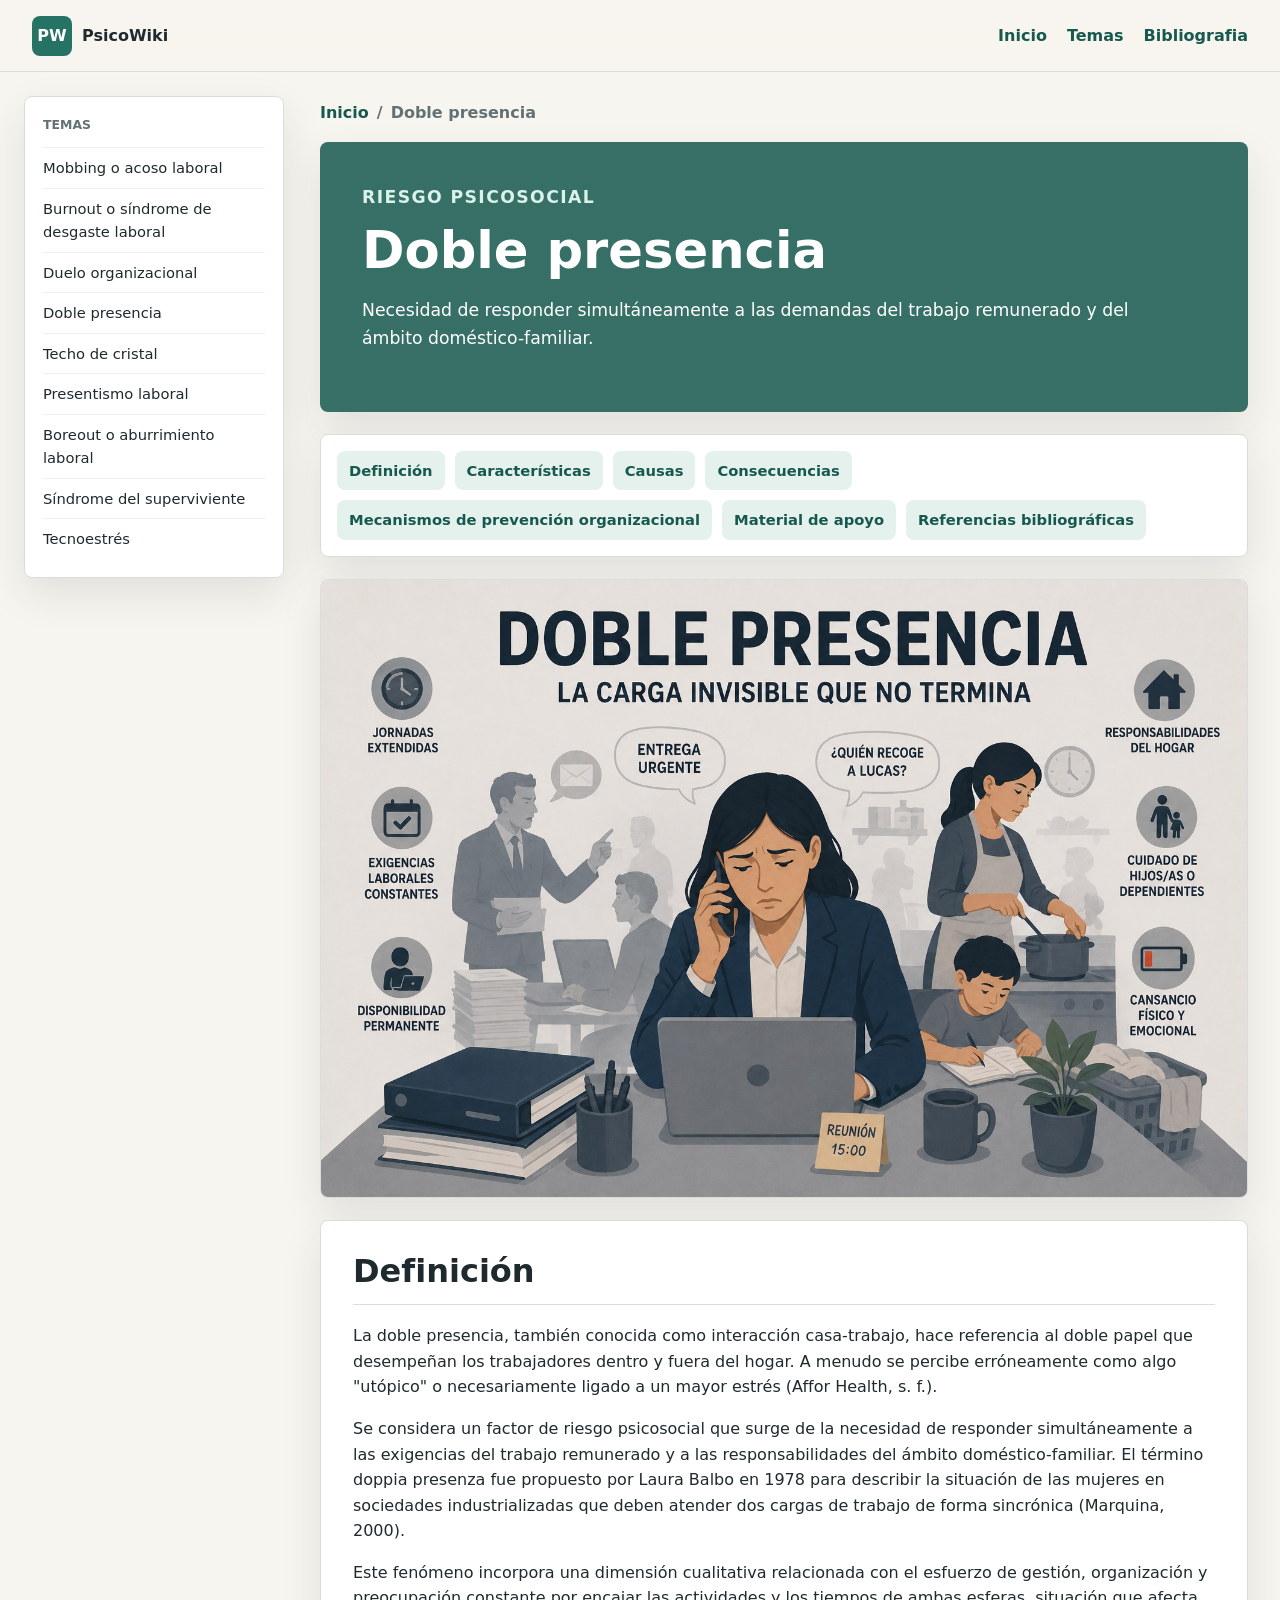
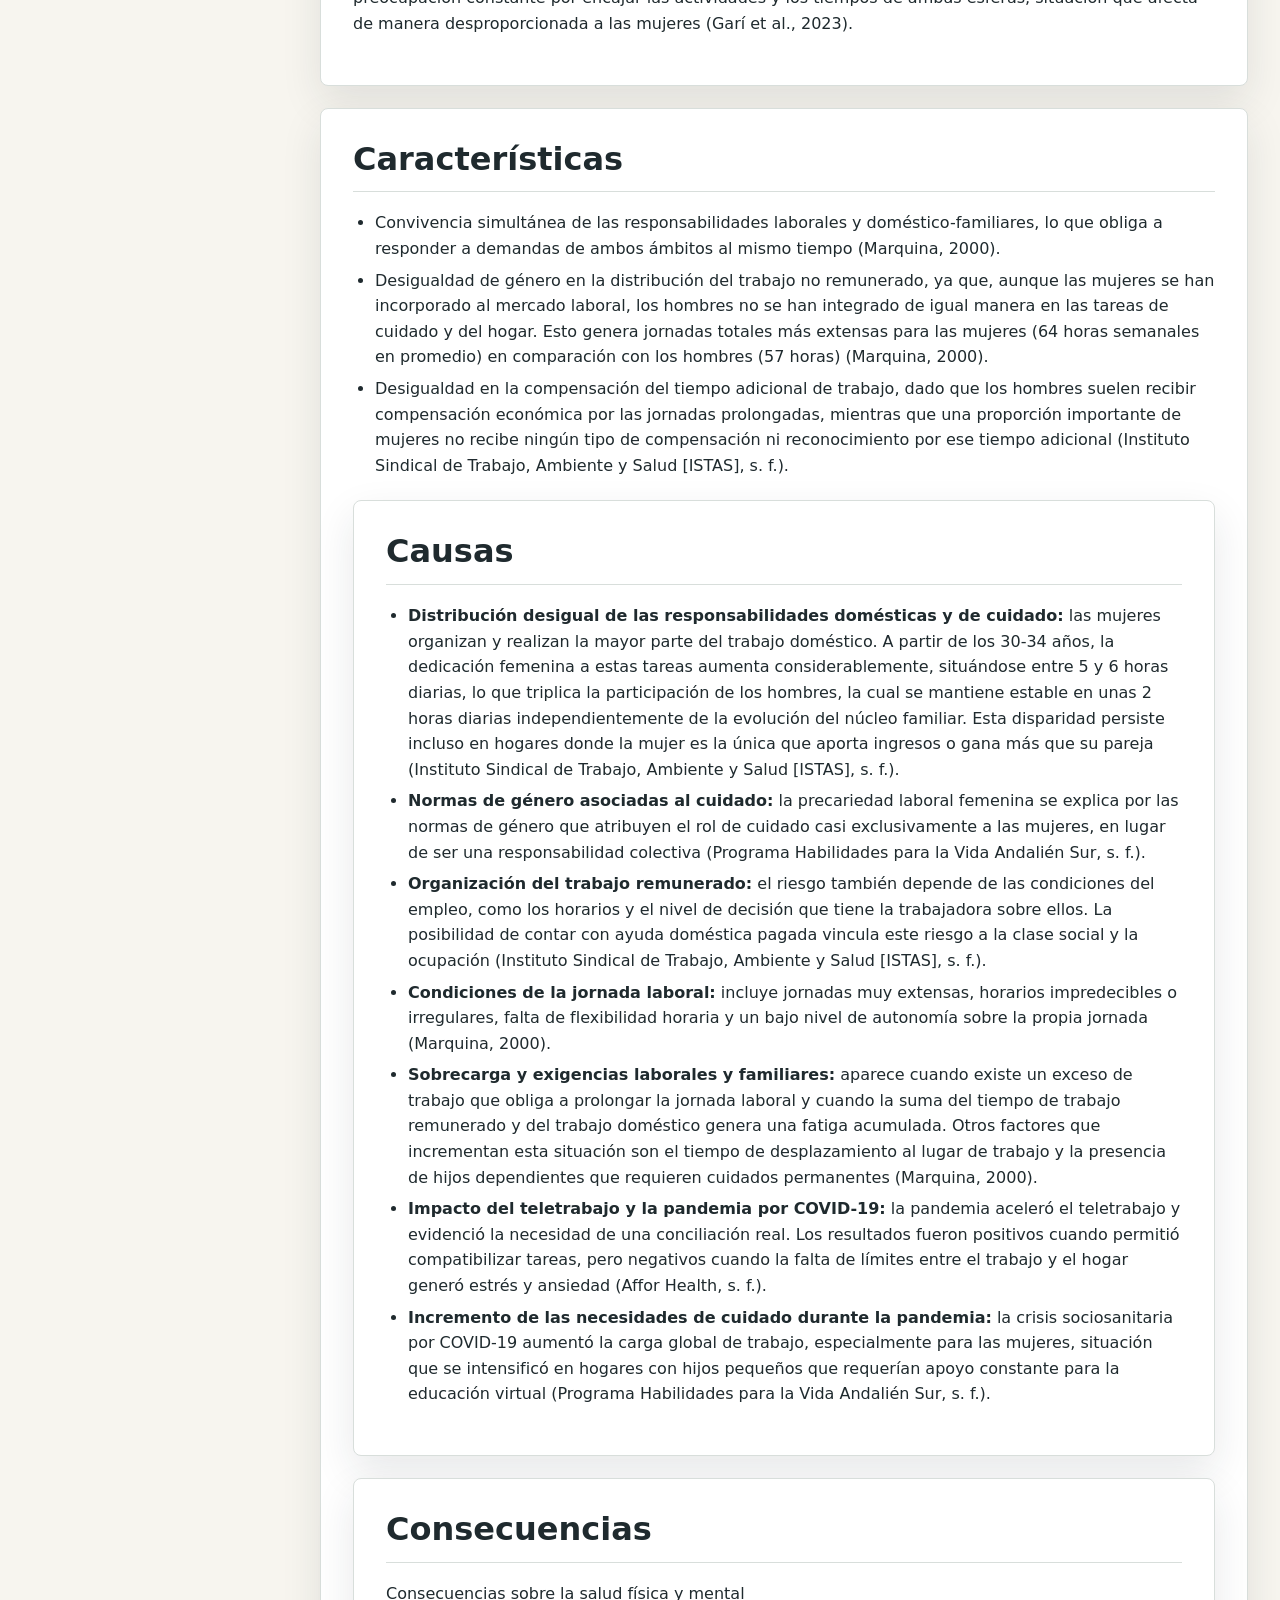
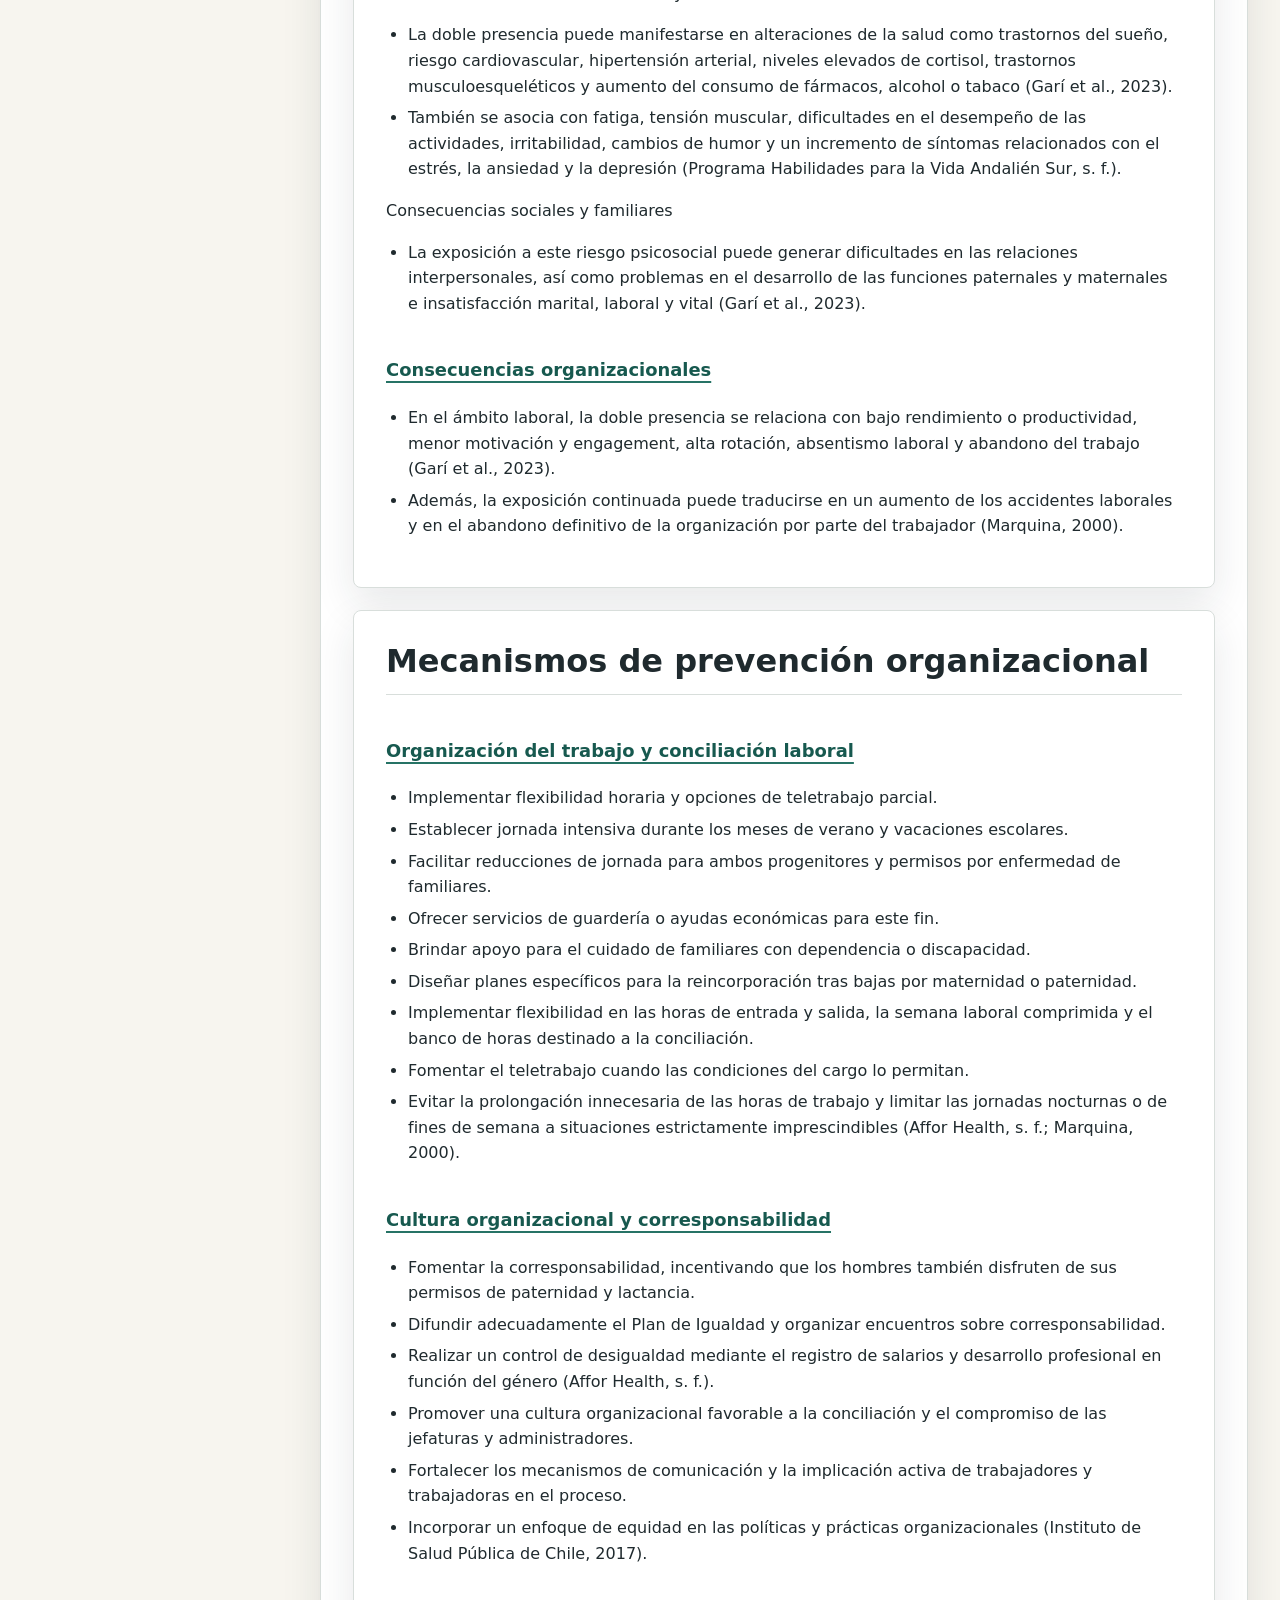
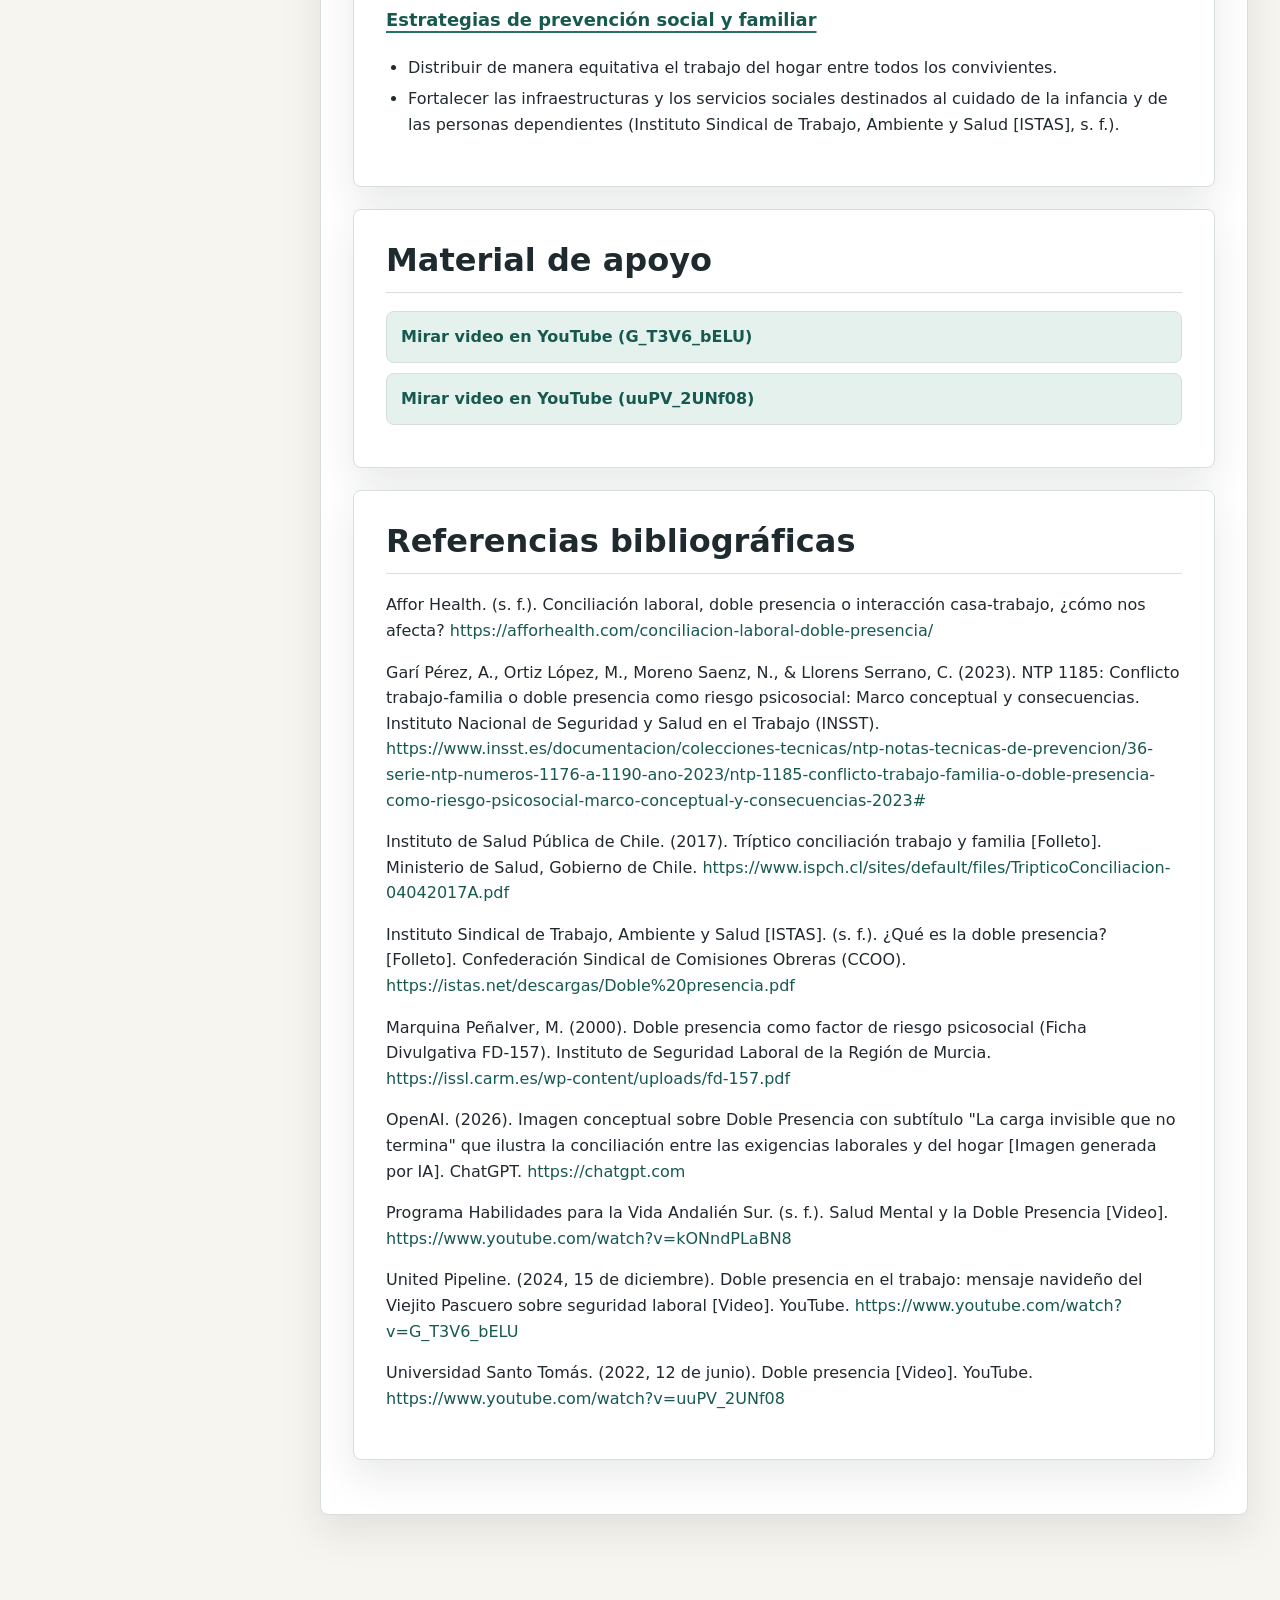
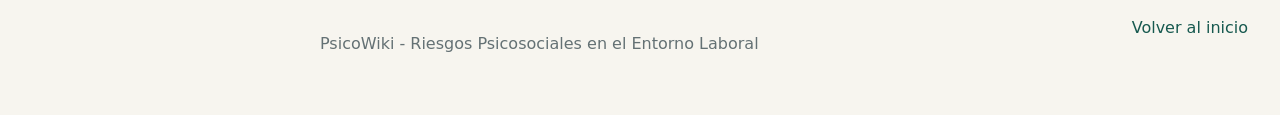
<file: topics/doble-presencia.html>
<!doctype html>
<html lang="es">
  <head>
    <meta charset="UTF-8" />
    <meta name="viewport" content="width=device-width, initial-scale=1.0" />
    <meta name="description" content="Necesidad de responder simultáneamente a las demandas del trabajo remunerado y del ámbito doméstico-familiar." />
    <title>Doble presencia | PsicoWiki</title>
    <link rel="icon" href="../favicon.svg?v=20260627172913" type="image/svg+xml" />
    <link rel="stylesheet" href="../styles.css?v=20260627172913" />
  </head>
  <body>
    <header class="site-header">
      <a class="brand" href="../index.html" aria-label="Ir al inicio">
        <span class="brand-mark">PW</span>
        <span>PsicoWiki</span>
      </a>
      <button class="menu-toggle" type="button" aria-label="Abrir menu" aria-expanded="false">
        <span></span><span></span><span></span>
      </button>
      <nav class="top-nav" aria-label="Navegacion principal">
        <a href="../index.html">Inicio</a>
        <a href="../index.html#temas">Temas</a>
        <a href="../index.html#bibliografia">Bibliografia</a>
      </nav>
    </header>

    <aside class="side-nav" aria-label="Temas de la wiki">
      <p>Temas</p>
      <a class="" href="mobbing.html">Mobbing o acoso laboral</a>
<a class="" href="burnout.html">Burnout o síndrome de desgaste laboral</a>
<a class="" href="duelo.html">Duelo organizacional</a>
<a class=" active" href="doble-presencia.html">Doble presencia</a>
<a class="" href="techo-cristal.html">Techo de cristal</a>
<a class="" href="presentismo.html">Presentismo laboral</a>
<a class="" href="boreout.html">Boreout o aburrimiento laboral</a>
<a class="" href="sindrome-superviviente.html">Síndrome del superviviente</a>
<a class="" href="tecnoestres.html">Tecnoestrés</a>
    </aside>

    <main class="page-shell">
      <article class="topic-page">
        <nav class="breadcrumb" aria-label="Ruta"><a href="../index.html">Inicio</a><span>/</span><span>Doble presencia</span></nav>
        <section class="topic-hero">
          <p class="eyebrow">Riesgo psicosocial</p>
          <h1>Doble presencia</h1>
          <p>Necesidad de responder simultáneamente a las demandas del trabajo remunerado y del ámbito doméstico-familiar.</p>
        </section>
        <section class="article-toc" aria-label="Contenido de la página">
          <a href="#definicion">Definición</a><a href="#caracteristicas">Características</a><a href="#causas">Causas</a><a href="#consecuencias">Consecuencias</a><a href="#mecanismos-de-prevencion-organizacional">Mecanismos de prevención organizacional</a><a href="#material-de-apoyo">Material de apoyo</a><a href="#referencias-bibliograficas">Referencias bibliográficas</a>
        </section>
        <figure class="topic-image">
          <img src="../assets/images/doble.jpg" alt="Duelo organizacional" />
        </figure>
        
        <section class="article-section" id="definicion">
        <h2>Definición</h2>
        <p>La doble presencia, también conocida como interacción casa-trabajo, hace referencia al doble papel que desempeñan los trabajadores dentro y fuera del hogar. A menudo se percibe erróneamente como algo &quot;utópico&quot; o necesariamente ligado a un mayor estrés (Affor Health, s. f.).</p>
<p>Se considera un factor de riesgo psicosocial que surge de la necesidad de responder simultáneamente a las exigencias del trabajo remunerado y a las responsabilidades del ámbito doméstico-familiar. El término doppia presenza fue propuesto por Laura Balbo en 1978 para describir la situación de las mujeres en sociedades industrializadas que deben atender dos cargas de trabajo de forma sincrónica (Marquina, 2000).</p>
<p>Este fenómeno incorpora una dimensión cualitativa relacionada con el esfuerzo de gestión, organización y preocupación constante por encajar las actividades y los tiempos de ambas esferas, situación que afecta de manera desproporcionada a las mujeres (Garí et al., 2023).</p>
      </section>
<section class="article-section" id="caracteristicas">
        <h2>Características</h2>
        <ul>
          <li>Convivencia simultánea de las responsabilidades laborales y doméstico-familiares, lo que obliga a responder a demandas de ambos ámbitos al mismo tiempo (Marquina, 2000).</li>
          <li>Desigualdad de género en la distribución del trabajo no remunerado, ya que, aunque las mujeres se han incorporado al mercado laboral, los hombres no se han integrado de igual manera en las tareas de cuidado y del hogar. Esto genera jornadas totales más extensas para las mujeres (64 horas semanales en promedio) en comparación con los hombres (57 horas) (Marquina, 2000).</li>
          <li>Desigualdad en la compensación del tiempo adicional de trabajo, dado que los hombres suelen recibir compensación económica por las jornadas prolongadas, mientras que una proporción importante de mujeres no recibe ningún tipo de compensación ni reconocimiento por ese tiempo adicional (Instituto Sindical de Trabajo, Ambiente y Salud [ISTAS], s. f.).</li>
        </ul>
<section class="article-section" id="causas">
        <h2>Causas</h2>
        <ul>
  <li><strong>Distribución desigual de las responsabilidades domésticas y de cuidado:</strong> las mujeres organizan y realizan la mayor parte del trabajo doméstico. A partir de los 30-34 años, la dedicación femenina a estas tareas aumenta considerablemente, situándose entre 5 y 6 horas diarias, lo que triplica la participación de los hombres, la cual se mantiene estable en unas 2 horas diarias independientemente de la evolución del núcleo familiar. Esta disparidad persiste incluso en hogares donde la mujer es la única que aporta ingresos o gana más que su pareja (Instituto Sindical de Trabajo, Ambiente y Salud [ISTAS], s. f.).</li>
  <li><strong>Normas de género asociadas al cuidado:</strong> la precariedad laboral femenina se explica por las normas de género que atribuyen el rol de cuidado casi exclusivamente a las mujeres, en lugar de ser una responsabilidad colectiva (Programa Habilidades para la Vida Andalién Sur, s. f.).</li>
  <li><strong>Organización del trabajo remunerado:</strong> el riesgo también depende de las condiciones del empleo, como los horarios y el nivel de decisión que tiene la trabajadora sobre ellos. La posibilidad de contar con ayuda doméstica pagada vincula este riesgo a la clase social y la ocupación (Instituto Sindical de Trabajo, Ambiente y Salud [ISTAS], s. f.).</li>
  <li><strong>Condiciones de la jornada laboral:</strong> incluye jornadas muy extensas, horarios impredecibles o irregulares, falta de flexibilidad horaria y un bajo nivel de autonomía sobre la propia jornada (Marquina, 2000).</li>
  <li><strong>Sobrecarga y exigencias laborales y familiares:</strong> aparece cuando existe un exceso de trabajo que obliga a prolongar la jornada laboral y cuando la suma del tiempo de trabajo remunerado y del trabajo doméstico genera una fatiga acumulada. Otros factores que incrementan esta situación son el tiempo de desplazamiento al lugar de trabajo y la presencia de hijos dependientes que requieren cuidados permanentes (Marquina, 2000).</li>
  <li><strong>Impacto del teletrabajo y la pandemia por COVID-19:</strong> la pandemia aceleró el teletrabajo y evidenció la necesidad de una conciliación real. Los resultados fueron positivos cuando permitió compatibilizar tareas, pero negativos cuando la falta de límites entre el trabajo y el hogar generó estrés y ansiedad (Affor Health, s. f.).</li>
  <li><strong>Incremento de las necesidades de cuidado durante la pandemia:</strong> la crisis sociosanitaria por COVID-19 aumentó la carga global de trabajo, especialmente para las mujeres, situación que se intensificó en hogares con hijos pequeños que requerían apoyo constante para la educación virtual (Programa Habilidades para la Vida Andalién Sur, s. f.).</li>
</ul>

</section>
<section class="article-section" id="consecuencias">
        <h2>Consecuencias</h2>
        <p>Consecuencias sobre la salud física y mental</p>
<ul>
  <li>La doble presencia puede manifestarse en alteraciones de la salud como trastornos del sueño, riesgo cardiovascular, hipertensión arterial, niveles elevados de cortisol, trastornos musculoesqueléticos y aumento del consumo de fármacos, alcohol o tabaco (Garí et al., 2023).</li>
  <li>También se asocia con fatiga, tensión muscular, dificultades en el desempeño de las actividades, irritabilidad, cambios de humor y un incremento de síntomas relacionados con el estrés, la ansiedad y la depresión (Programa Habilidades para la Vida Andalién Sur, s. f.).</li>
</ul>
<p>Consecuencias sociales y familiares</p>
<ul>
  <li>La exposición a este riesgo psicosocial puede generar dificultades en las relaciones interpersonales, así como problemas en el desarrollo de las funciones paternales y maternales e insatisfacción marital, laboral y vital (Garí et al., 2023).</li>
</ul>

<h3>Consecuencias organizacionales</h3>
<ul>
  <li>En el ámbito laboral, la doble presencia se relaciona con bajo rendimiento o productividad, menor motivación y engagement, alta rotación, absentismo laboral y abandono del trabajo (Garí et al., 2023).</li>
  <li>Además, la exposición continuada puede traducirse en un aumento de los accidentes laborales y en el abandono definitivo de la organización por parte del trabajador (Marquina, 2000).</li>
</ul>

</section>
<section class="article-section" id="mecanismos-de-prevencion-organizacional">
        <h2>Mecanismos de prevención organizacional</h2>
        <h3>Organización del trabajo y conciliación laboral</h3>
<ul>
  <li>Implementar flexibilidad horaria y opciones de teletrabajo parcial.</li>
  <li>Establecer jornada intensiva durante los meses de verano y vacaciones escolares.</li>
  <li>Facilitar reducciones de jornada para ambos progenitores y permisos por enfermedad de familiares.</li>
  <li>Ofrecer servicios de guardería o ayudas económicas para este fin.</li>
  <li>Brindar apoyo para el cuidado de familiares con dependencia o discapacidad.</li>
  <li>Diseñar planes específicos para la reincorporación tras bajas por maternidad o paternidad.</li>
  <li>Implementar flexibilidad en las horas de entrada y salida, la semana laboral comprimida y el banco de horas destinado a la conciliación.</li>
  <li>Fomentar el teletrabajo cuando las condiciones del cargo lo permitan.</li>
  <li>Evitar la prolongación innecesaria de las horas de trabajo y limitar las jornadas nocturnas o de fines de semana a situaciones estrictamente imprescindibles (Affor Health, s. f.; Marquina, 2000).</li>
</ul>
<h3>Cultura organizacional y corresponsabilidad</h3>
<ul>
  <li>Fomentar la corresponsabilidad, incentivando que los hombres también disfruten de sus permisos de paternidad y lactancia.</li>
  <li>Difundir adecuadamente el Plan de Igualdad y organizar encuentros sobre corresponsabilidad.</li>
  <li>Realizar un control de desigualdad mediante el registro de salarios y desarrollo profesional en función del género (Affor Health, s. f.).</li>
  <li>Promover una cultura organizacional favorable a la conciliación y el compromiso de las jefaturas y administradores.</li>
  <li>Fortalecer los mecanismos de comunicación y la implicación activa de trabajadores y trabajadoras en el proceso.</li>
  <li>Incorporar un enfoque de equidad en las políticas y prácticas organizacionales (Instituto de Salud Pública de Chile, 2017).</li>
</ul>
<h3>Estrategias de prevención social y familiar</h3>
<ul>
  <li>Distribuir de manera equitativa el trabajo del hogar entre todos los convivientes.</li>
  <li>Fortalecer las infraestructuras y los servicios sociales destinados al cuidado de la infancia y de las personas dependientes (Instituto Sindical de Trabajo, Ambiente y Salud [ISTAS], s. f.).</li>
</ul>

</section>
<section class="article-section" id="material-de-apoyo">
        <h2>Material de apoyo</h2>
        <a class="resource-link" href="https://www.youtube.com/watch?v=G_T3V6_bELU" target="_blank" rel="noreferrer">Mirar video en YouTube (G_T3V6_bELU)</a>
<a class="resource-link" href="https://www.youtube.com/watch?v=uuPV_2UNf08" target="_blank" rel="noreferrer">Mirar video en YouTube (uuPV_2UNf08)</a>
      </section>
<section class="article-section" id="referencias-bibliograficas">
        <h2>Referencias bibliográficas</h2>
        <p>Affor Health. (s. f.). Conciliación laboral, doble presencia o interacción casa-trabajo, ¿cómo nos afecta? <a href="https://afforhealth.com/conciliacion-laboral-doble-presencia/" target="_blank" rel="noreferrer">https://afforhealth.com/conciliacion-laboral-doble-presencia/</a></p>
<p>Garí Pérez, A., Ortiz López, M., Moreno Saenz, N., &amp; Llorens Serrano, C. (2023). NTP 1185: Conflicto trabajo-familia o doble presencia como riesgo psicosocial: Marco conceptual y consecuencias. Instituto Nacional de Seguridad y Salud en el Trabajo (INSST). <a href="https://www.insst.es/documentacion/colecciones-tecnicas/ntp-notas-tecnicas-de-prevencion/36-serie-ntp-numeros-1176-a-1190-ano-2023/ntp-1185-conflicto-trabajo-familia-o-doble-presencia-como-riesgo-psicosocial-marco-conceptual-y-consecuencias-2023#" target="_blank" rel="noreferrer">https://www.insst.es/documentacion/colecciones-tecnicas/ntp-notas-tecnicas-de-prevencion/36-serie-ntp-numeros-1176-a-1190-ano-2023/ntp-1185-conflicto-trabajo-familia-o-doble-presencia-como-riesgo-psicosocial-marco-conceptual-y-consecuencias-2023#</a></p>
<p>Instituto de Salud Pública de Chile. (2017). Tríptico conciliación trabajo y familia [Folleto]. Ministerio de Salud, Gobierno de Chile. <a href="https://www.ispch.cl/sites/default/files/TripticoConciliacion-04042017A.pdf" target="_blank" rel="noreferrer">https://www.ispch.cl/sites/default/files/TripticoConciliacion-04042017A.pdf</a></p>
<p>Instituto Sindical de Trabajo, Ambiente y Salud [ISTAS]. (s. f.). ¿Qué es la doble presencia? [Folleto]. Confederación Sindical de Comisiones Obreras (CCOO). <a href="https://istas.net/descargas/Doble%20presencia.pdf" target="_blank" rel="noreferrer">https://istas.net/descargas/Doble%20presencia.pdf</a></p>
<p>Marquina Peñalver, M. (2000). Doble presencia como factor de riesgo psicosocial (Ficha Divulgativa FD-157). Instituto de Seguridad Laboral de la Región de Murcia. <a href="https://issl.carm.es/wp-content/uploads/fd-157.pdf" target="_blank" rel="noreferrer">https://issl.carm.es/wp-content/uploads/fd-157.pdf</a></p>
<p>​​OpenAI. (2026). Imagen conceptual sobre Doble Presencia con subtítulo "La carga invisible que no termina" que ilustra la conciliación entre las exigencias laborales y del hogar [Imagen generada por IA]. ChatGPT.  <a href="https://chatgpt.com" target="_blank" rel="noreferrer">https://chatgpt.com</a></p>
<p>Programa Habilidades para la Vida Andalién Sur. (s. f.). Salud Mental y la Doble Presencia [Video]. <a href="https://www.youtube.com/watch?v=kONndPLaBN8" target="_blank" rel="noreferrer">https://www.youtube.com/watch?v=kONndPLaBN8</a></p>
<p>United Pipeline. (2024, 15 de diciembre). Doble presencia en el trabajo: mensaje navideño del Viejito Pascuero sobre seguridad laboral [Video]. YouTube. <a href="https://www.youtube.com/watch?v=G_T3V6_bELU" target="_blank" rel="noreferrer">https://www.youtube.com/watch?v=G_T3V6_bELU</a></p>
<p>Universidad Santo Tomás. (2022, 12 de junio). Doble presencia [Video]. YouTube. <a href="https://www.youtube.com/watch?v=uuPV_2UNf08" target="_blank" rel="noreferrer">https://www.youtube.com/watch?v=uuPV_2UNf08</a></p>
      </section>
      </article>
    </main>

    <footer>
      <p>PsicoWiki - Riesgos Psicosociales en el Entorno Laboral</p>
      <a href="../index.html">Volver al inicio</a>
    </footer>
    <script src="../script.js?v=20260627172913"></script>
  </body>
</html>
</file>
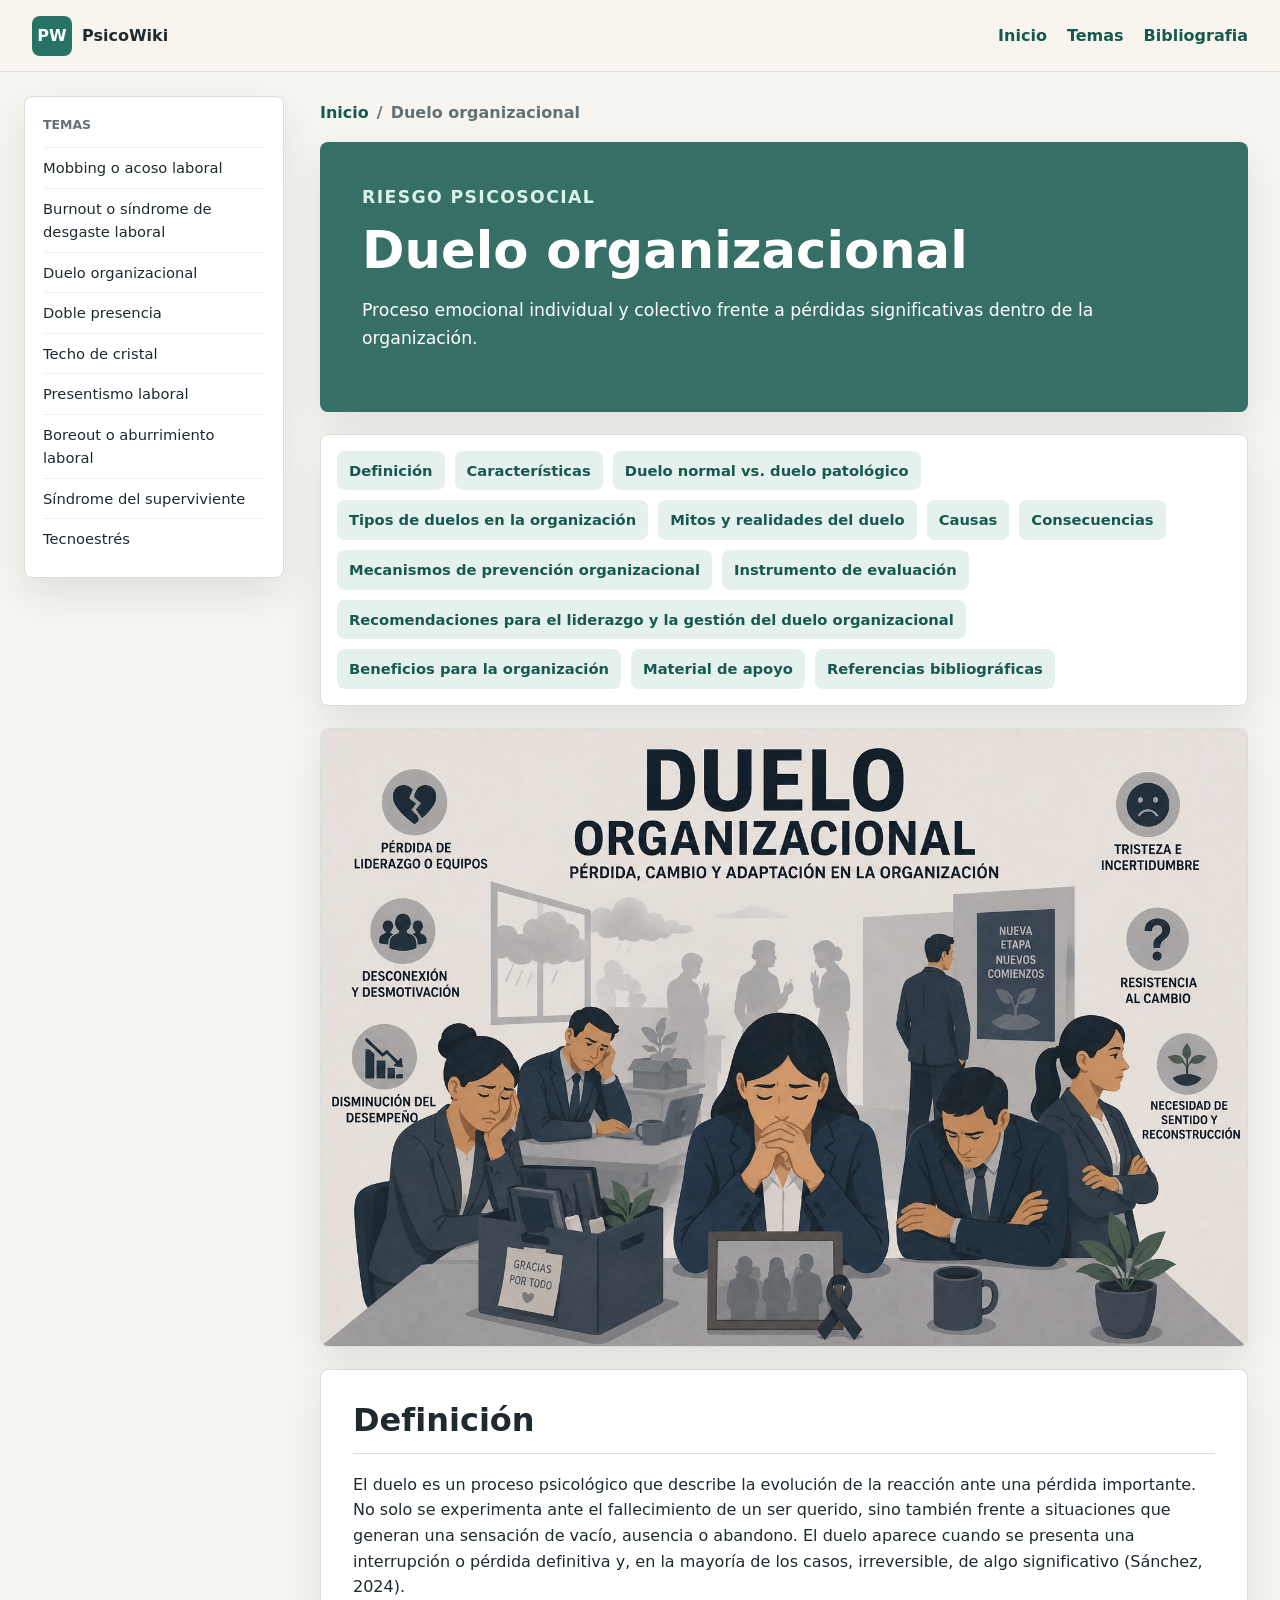
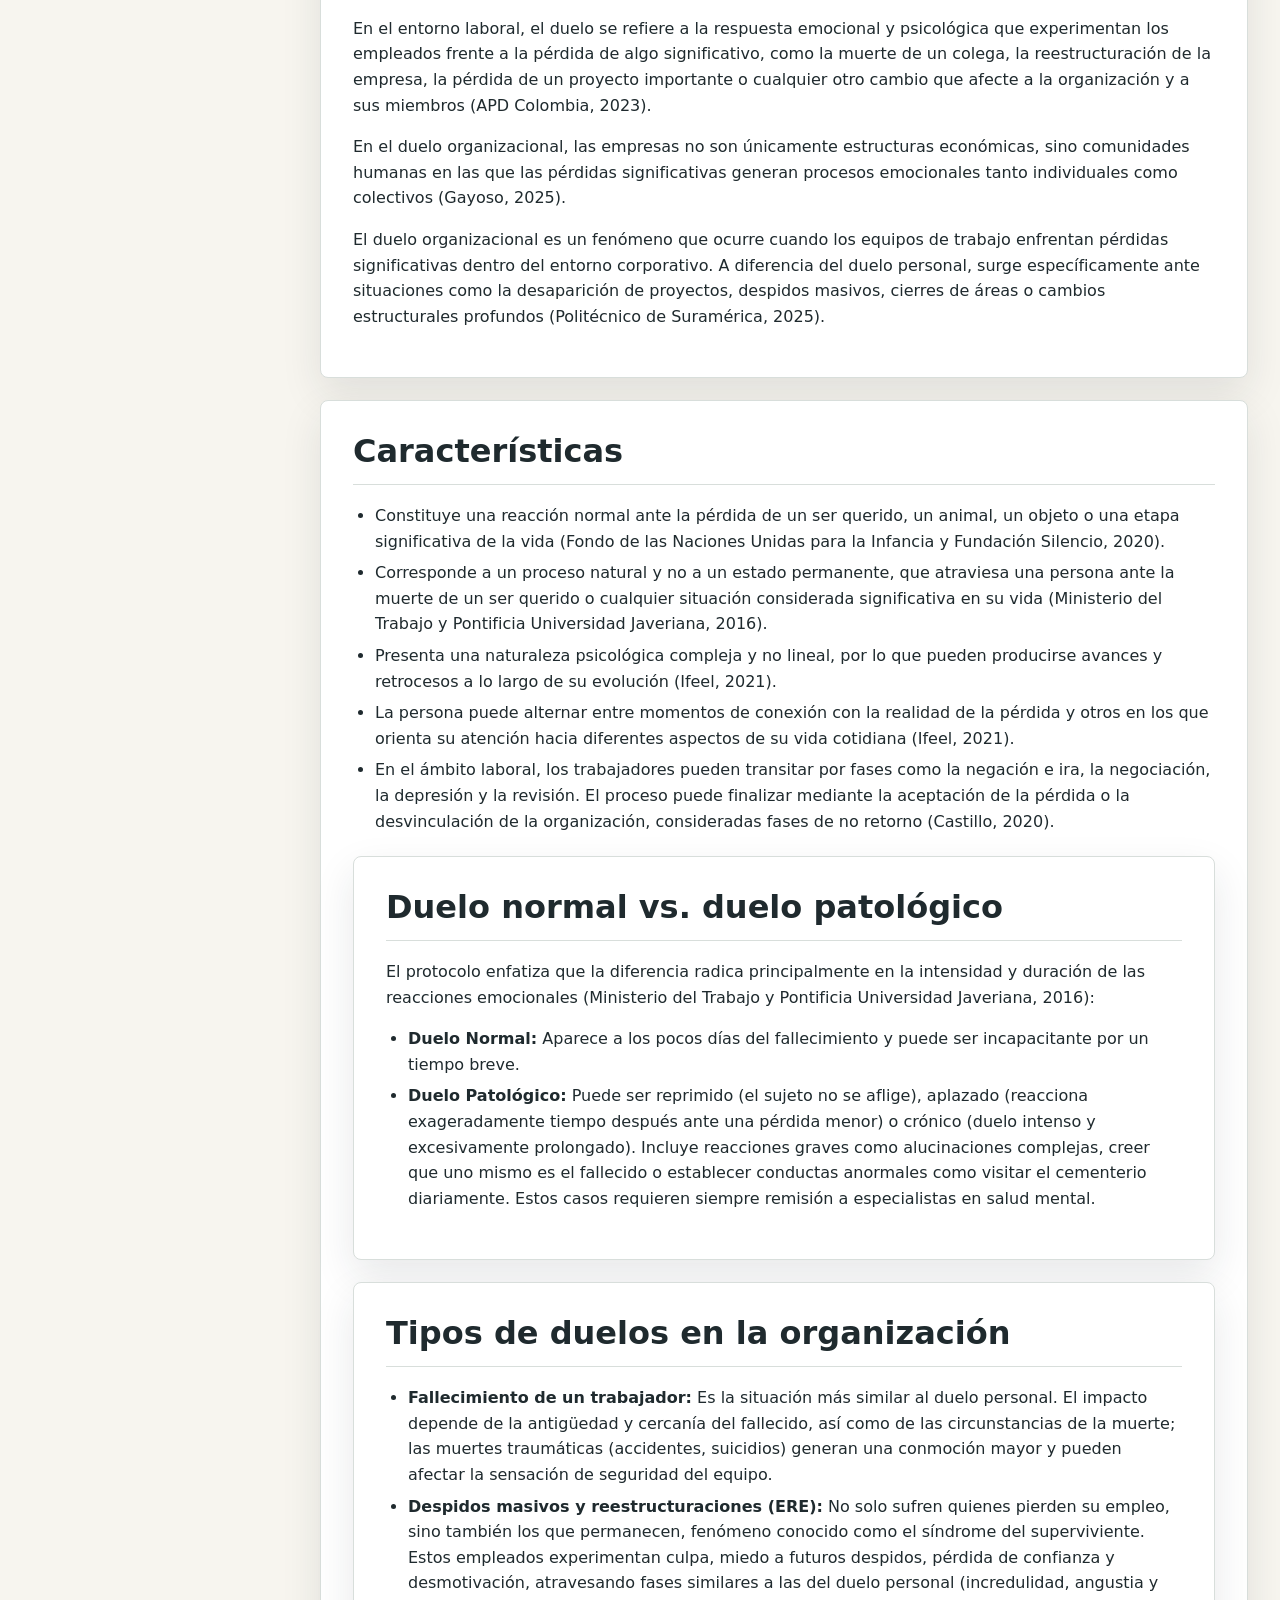
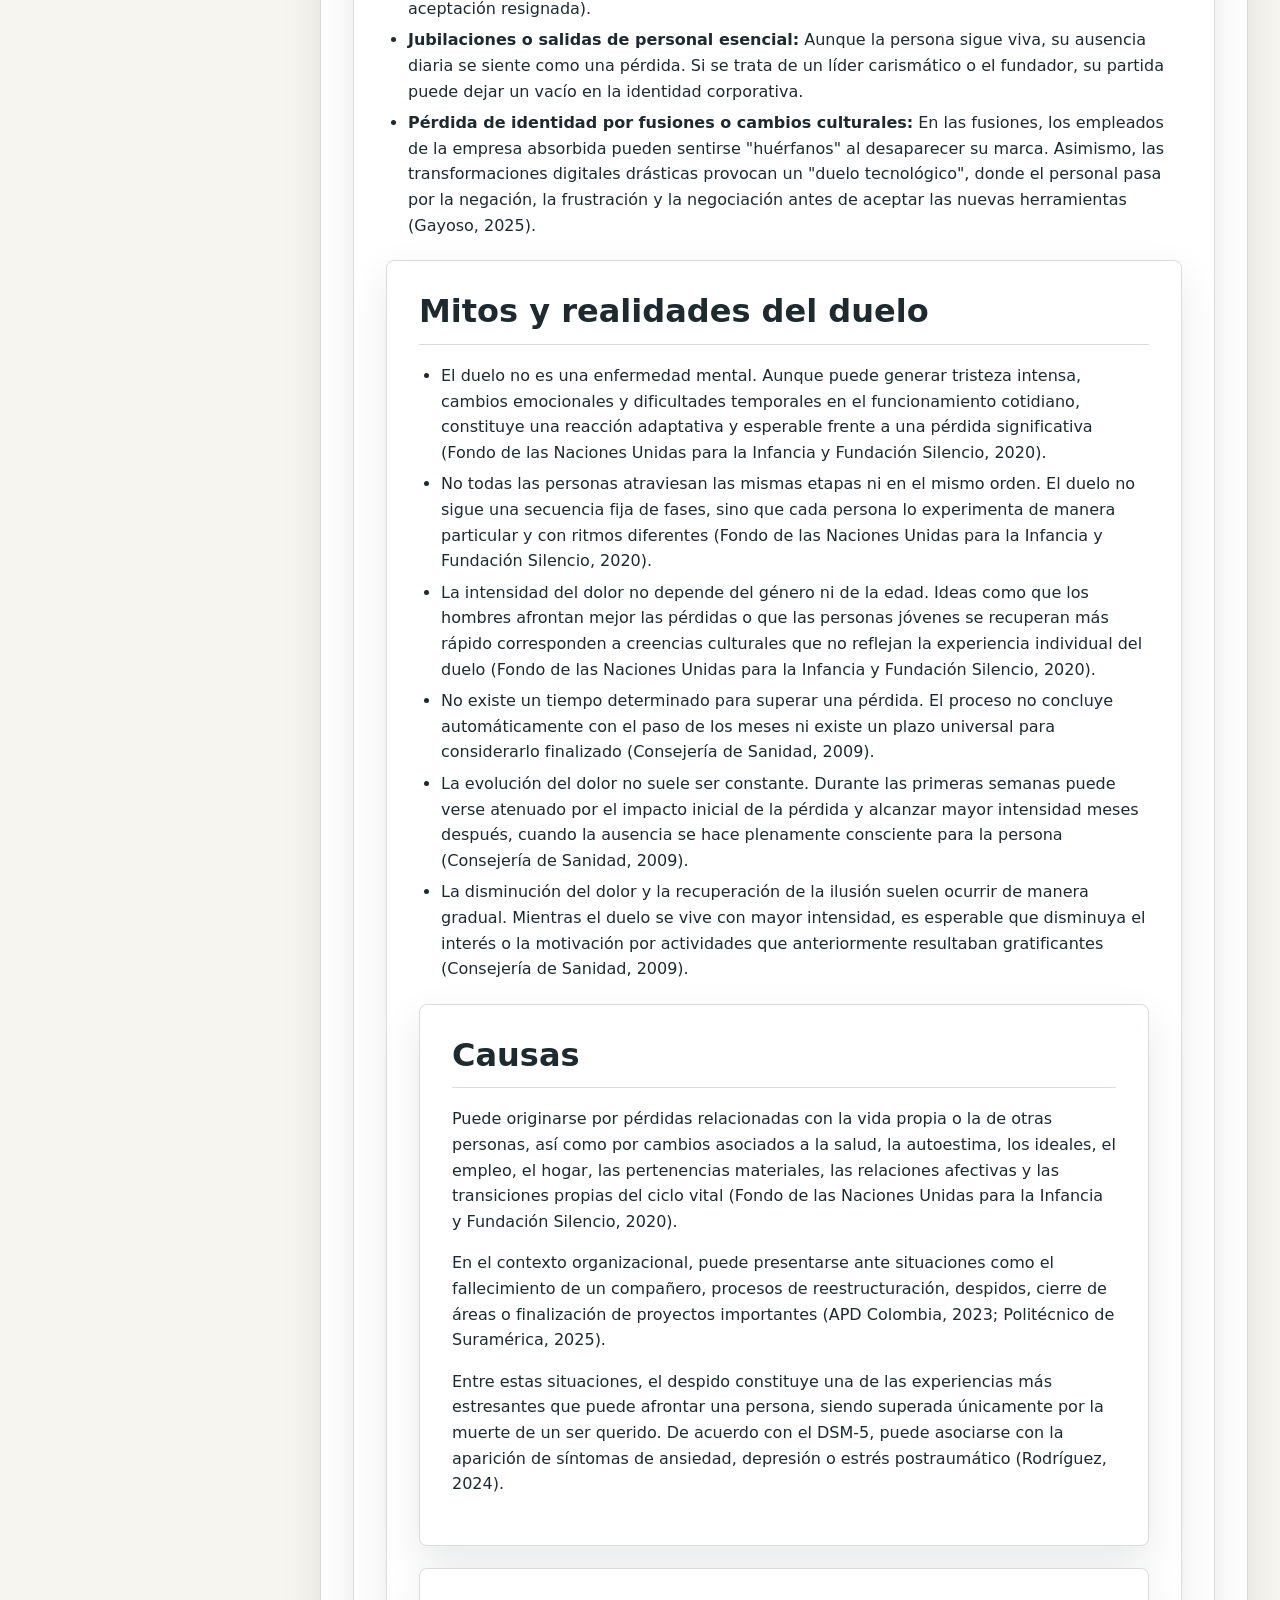
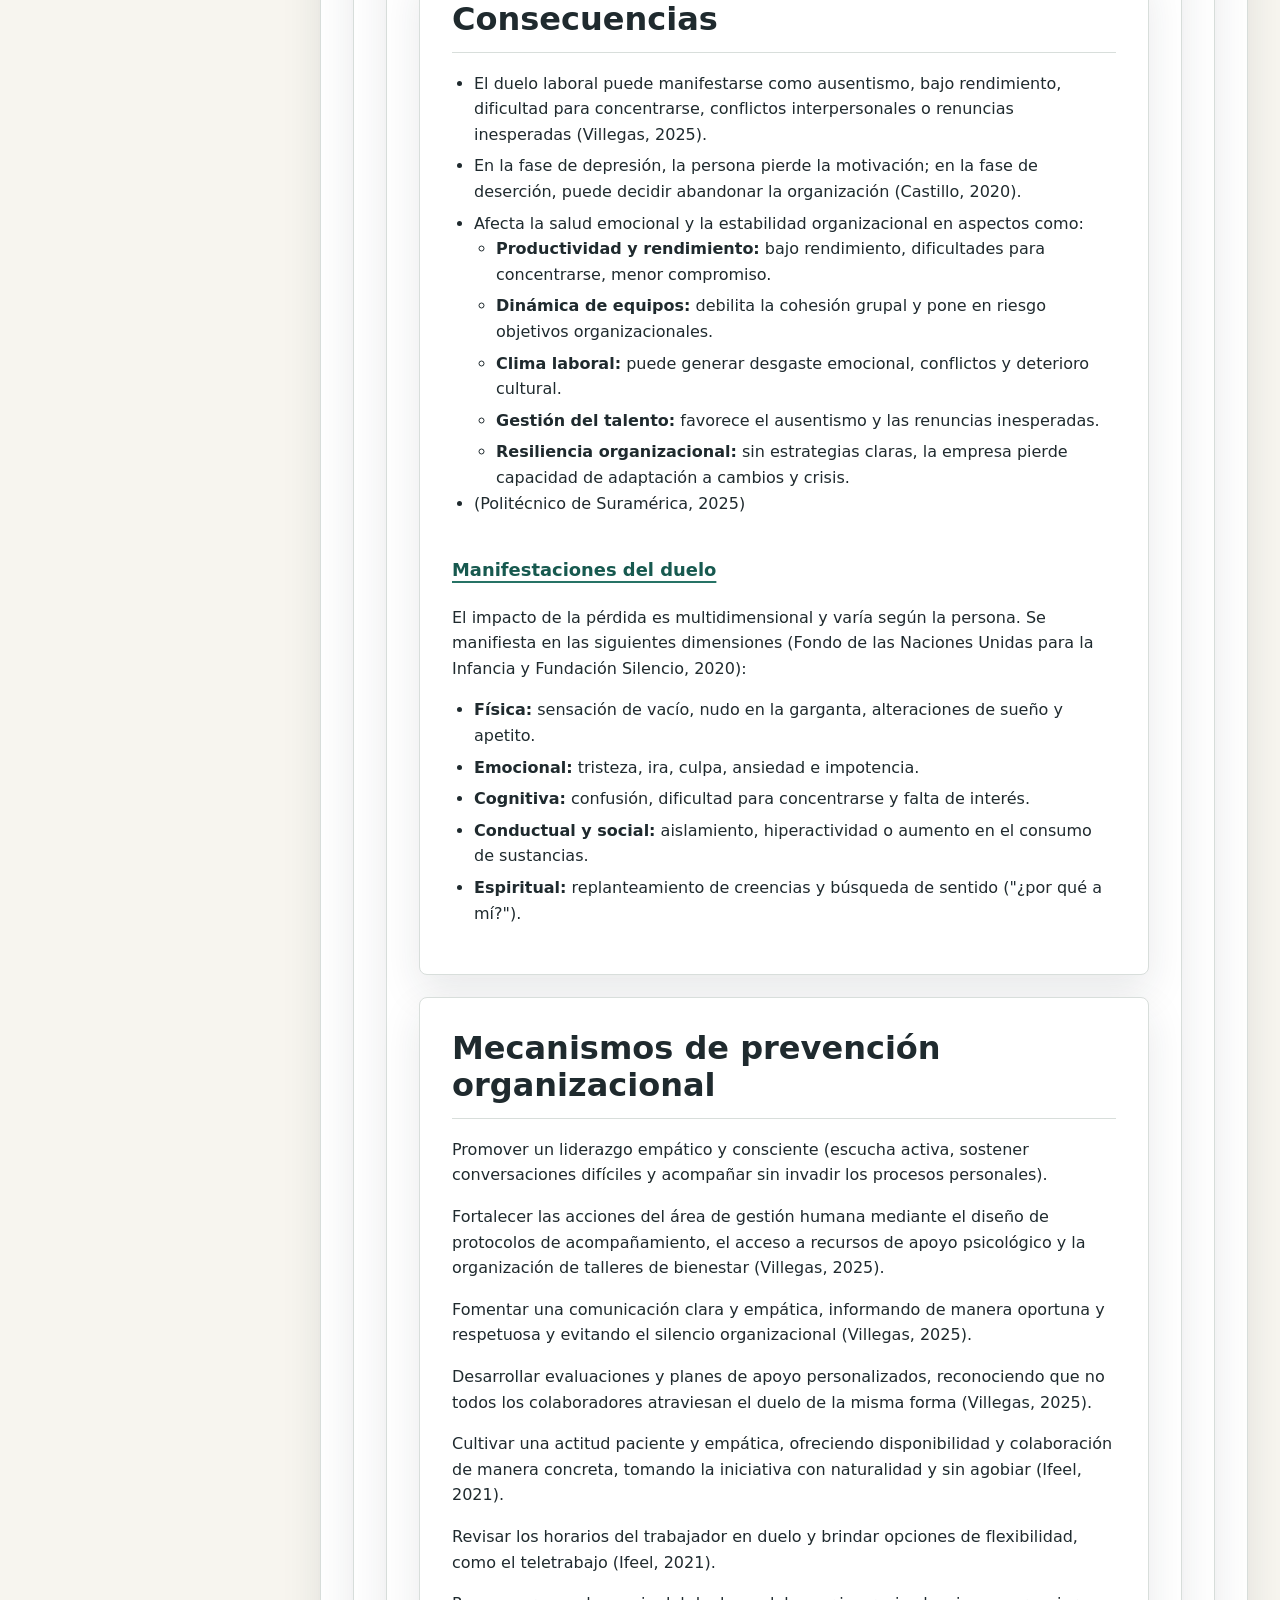
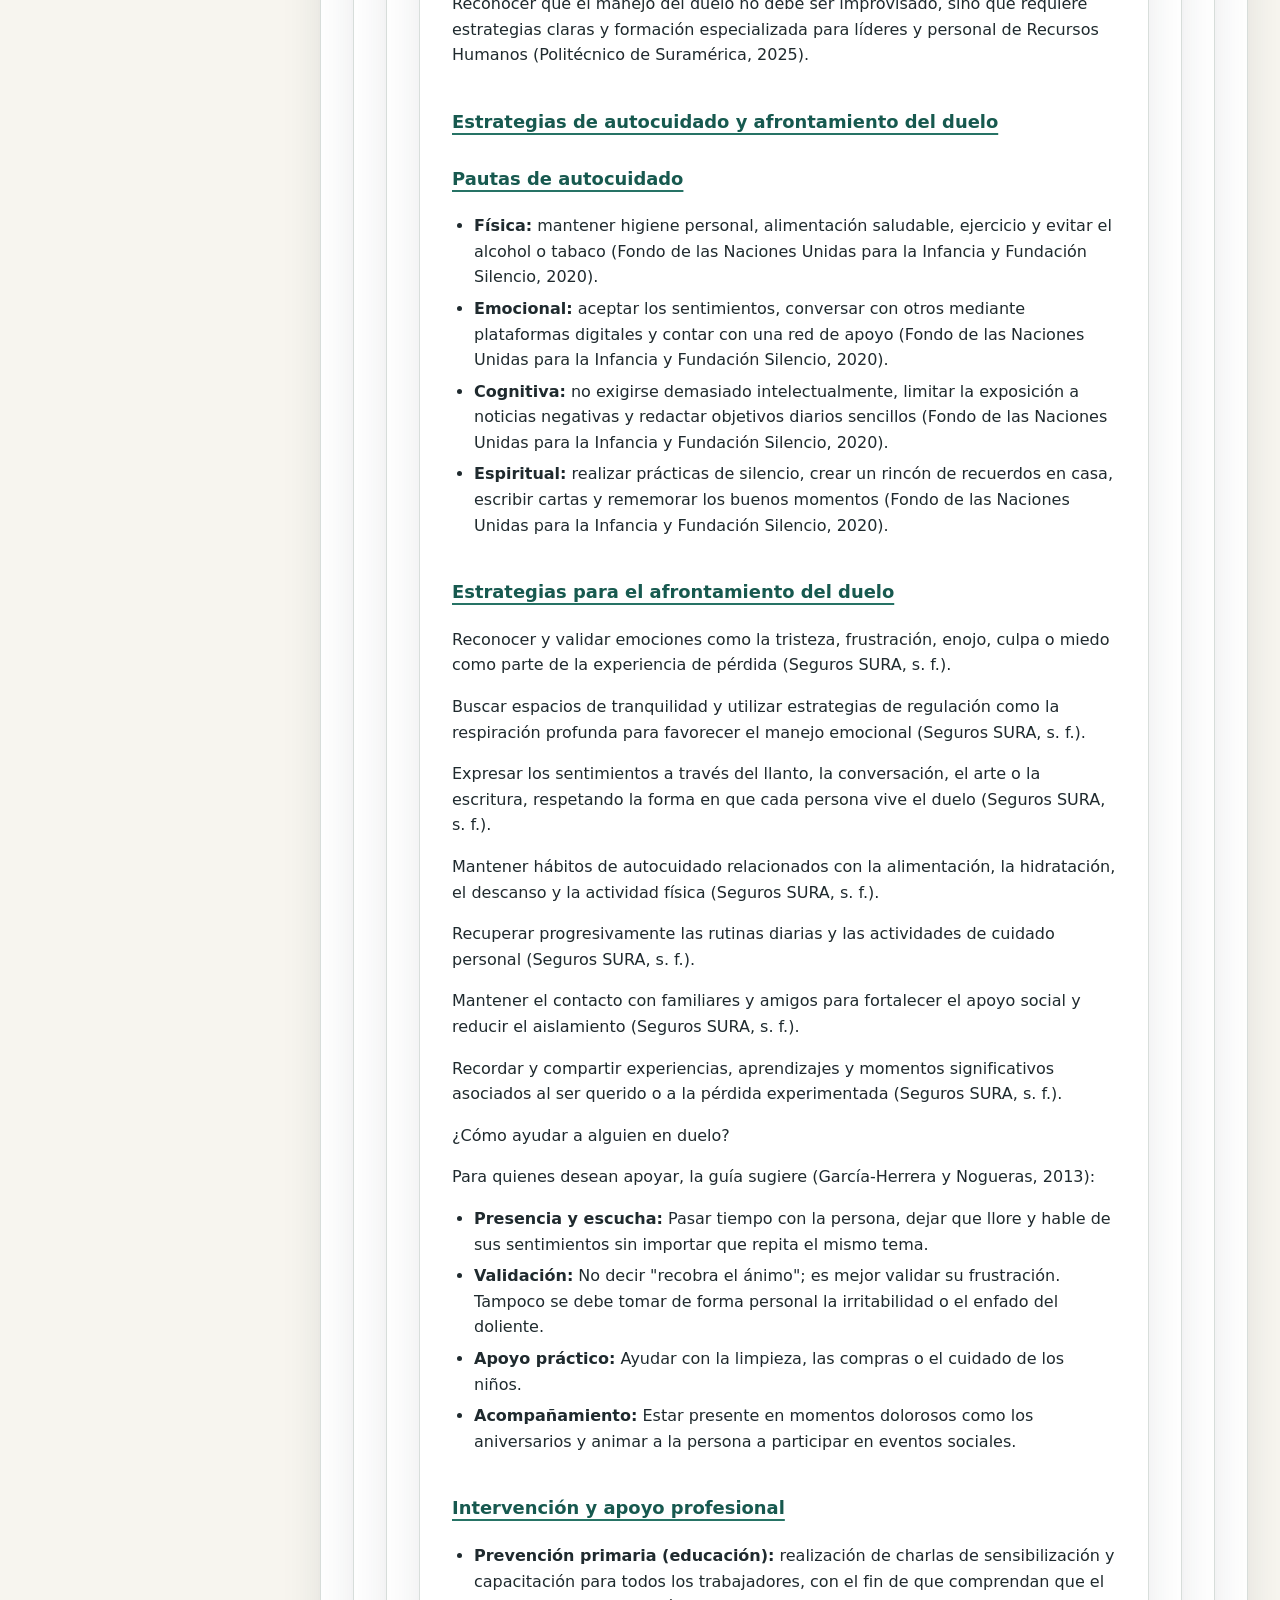
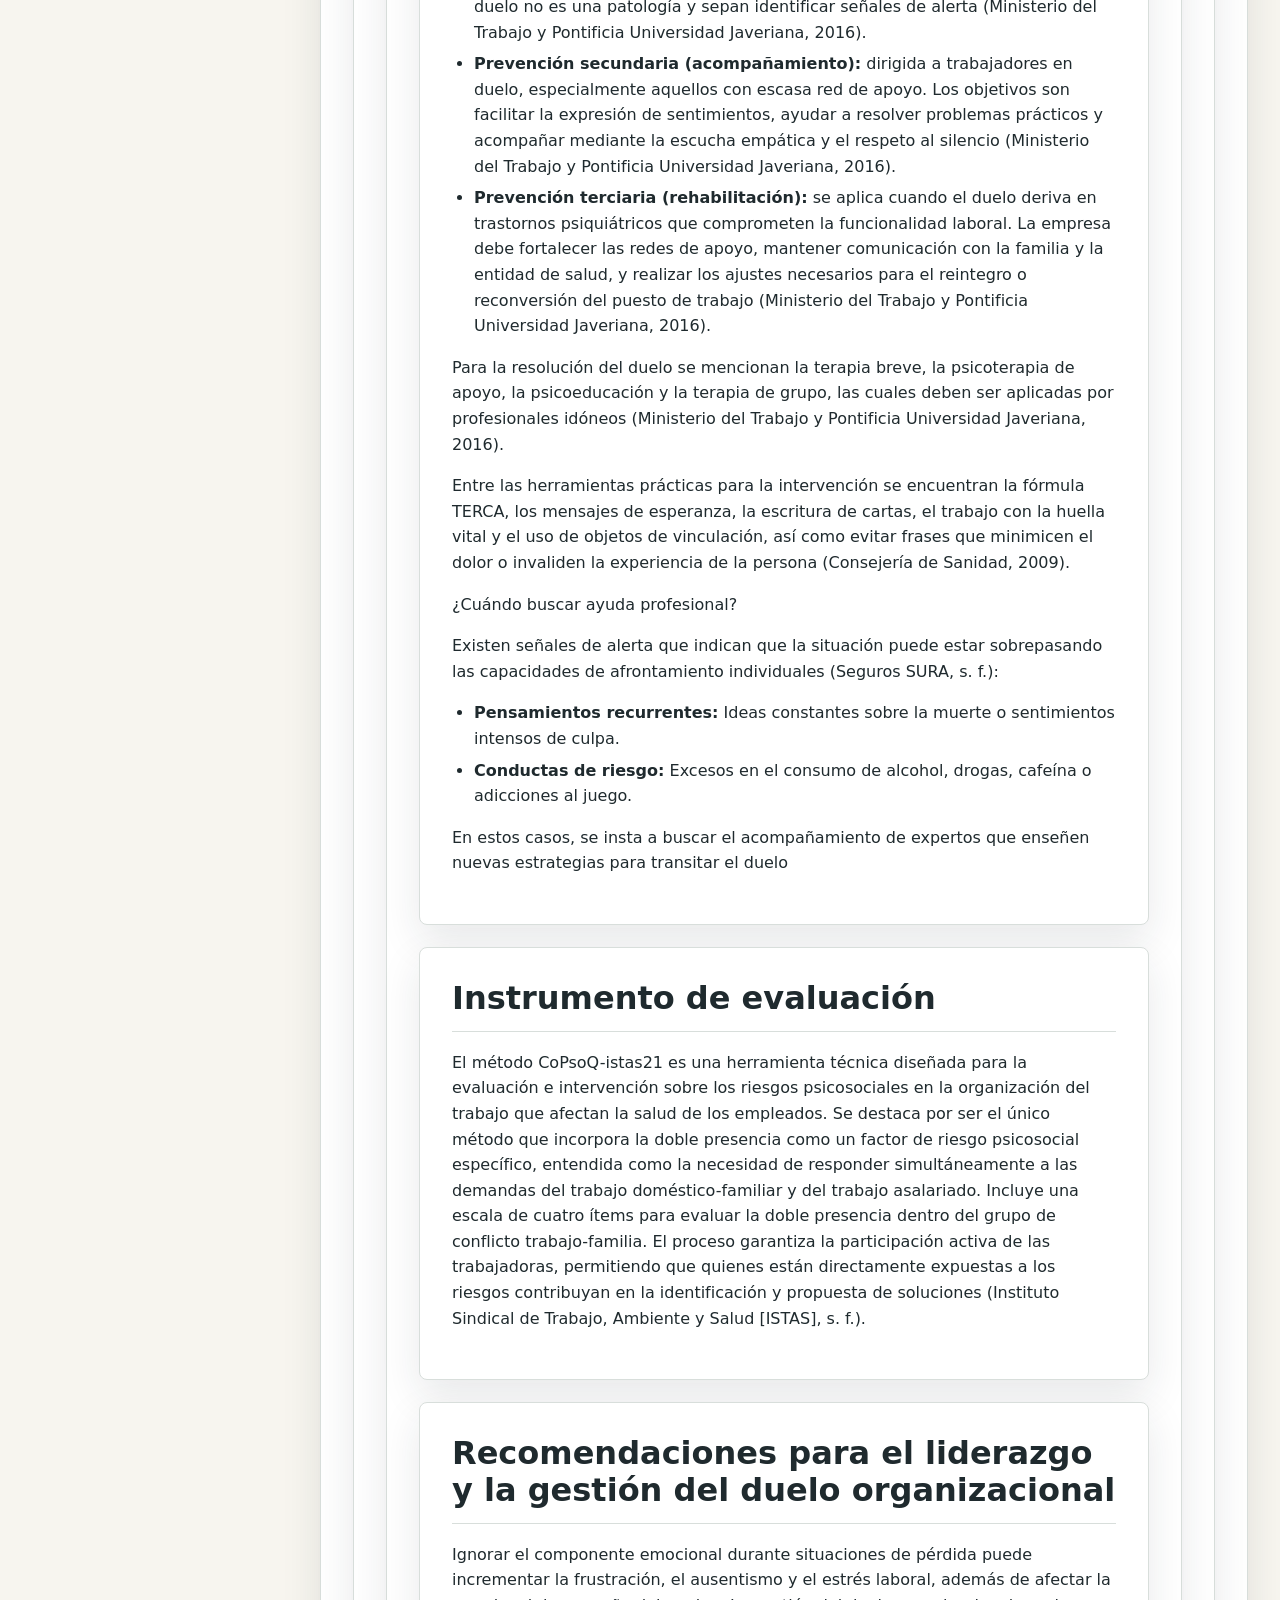
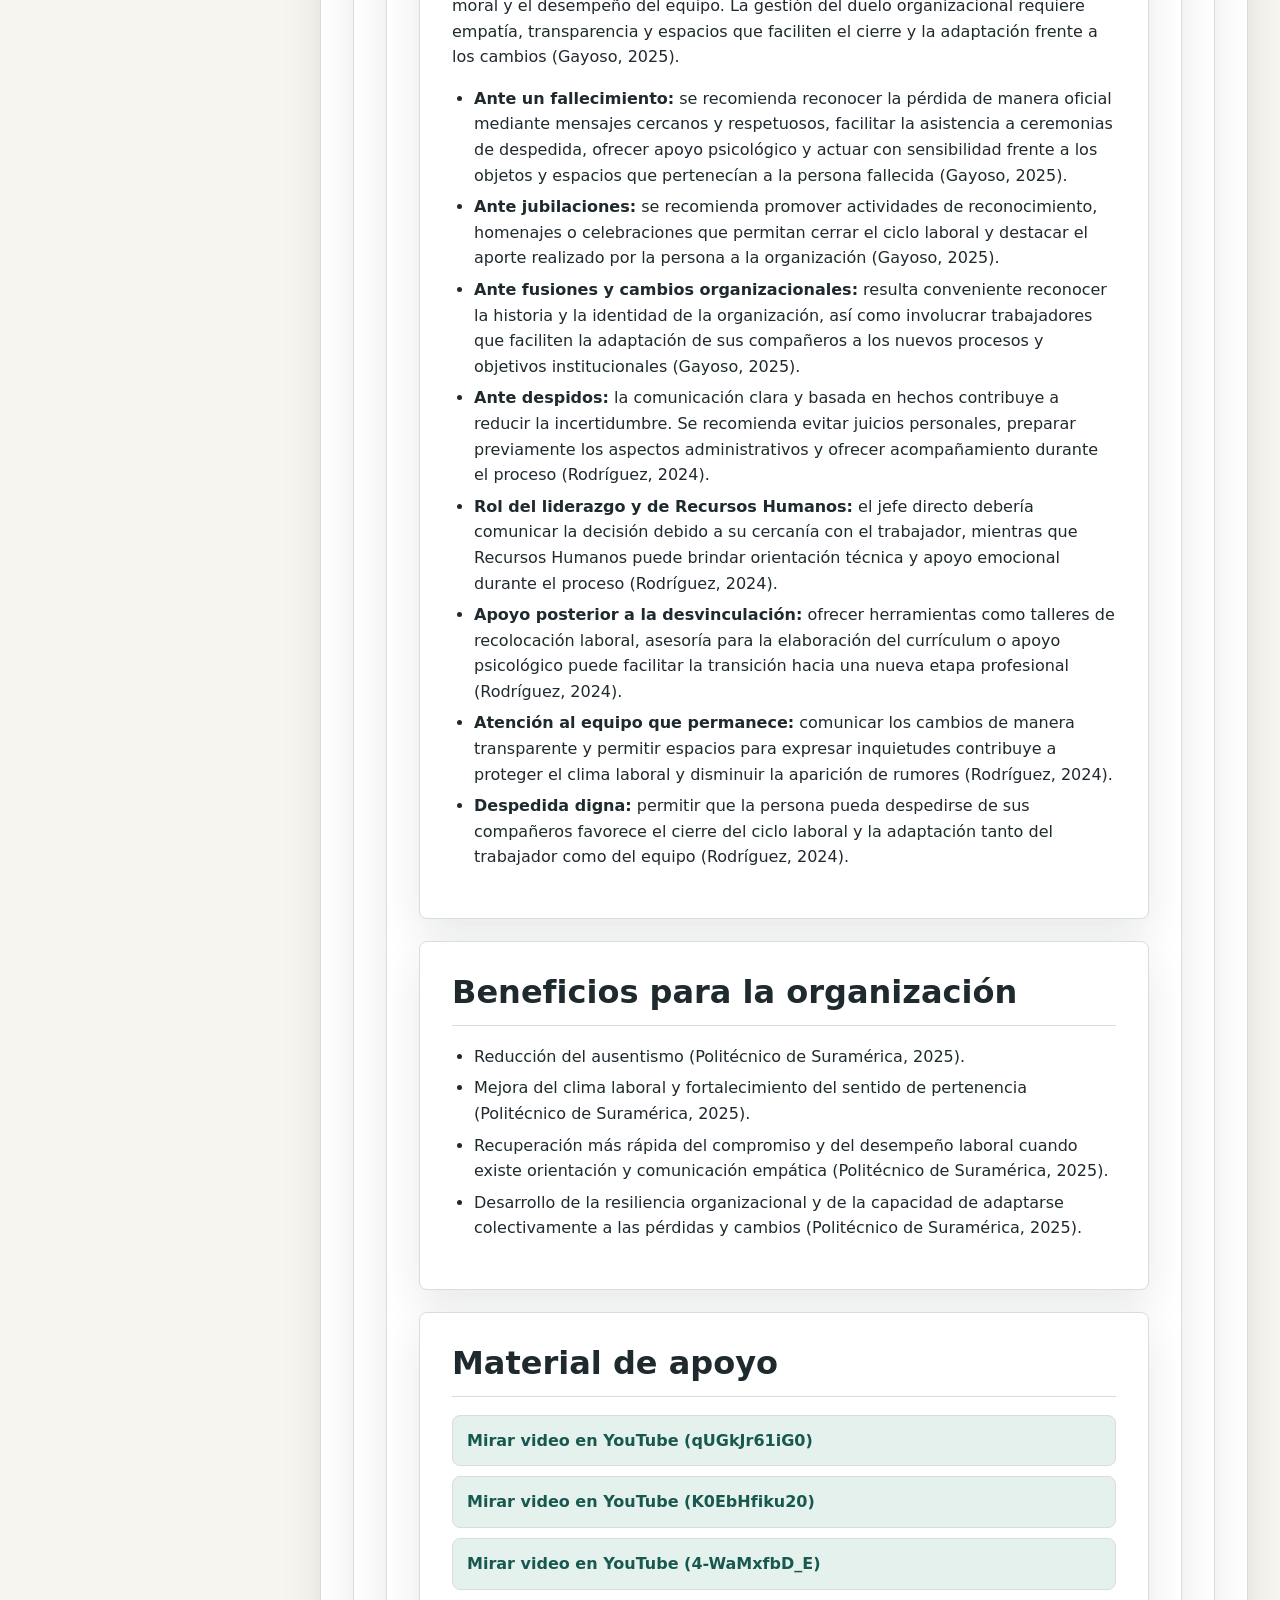
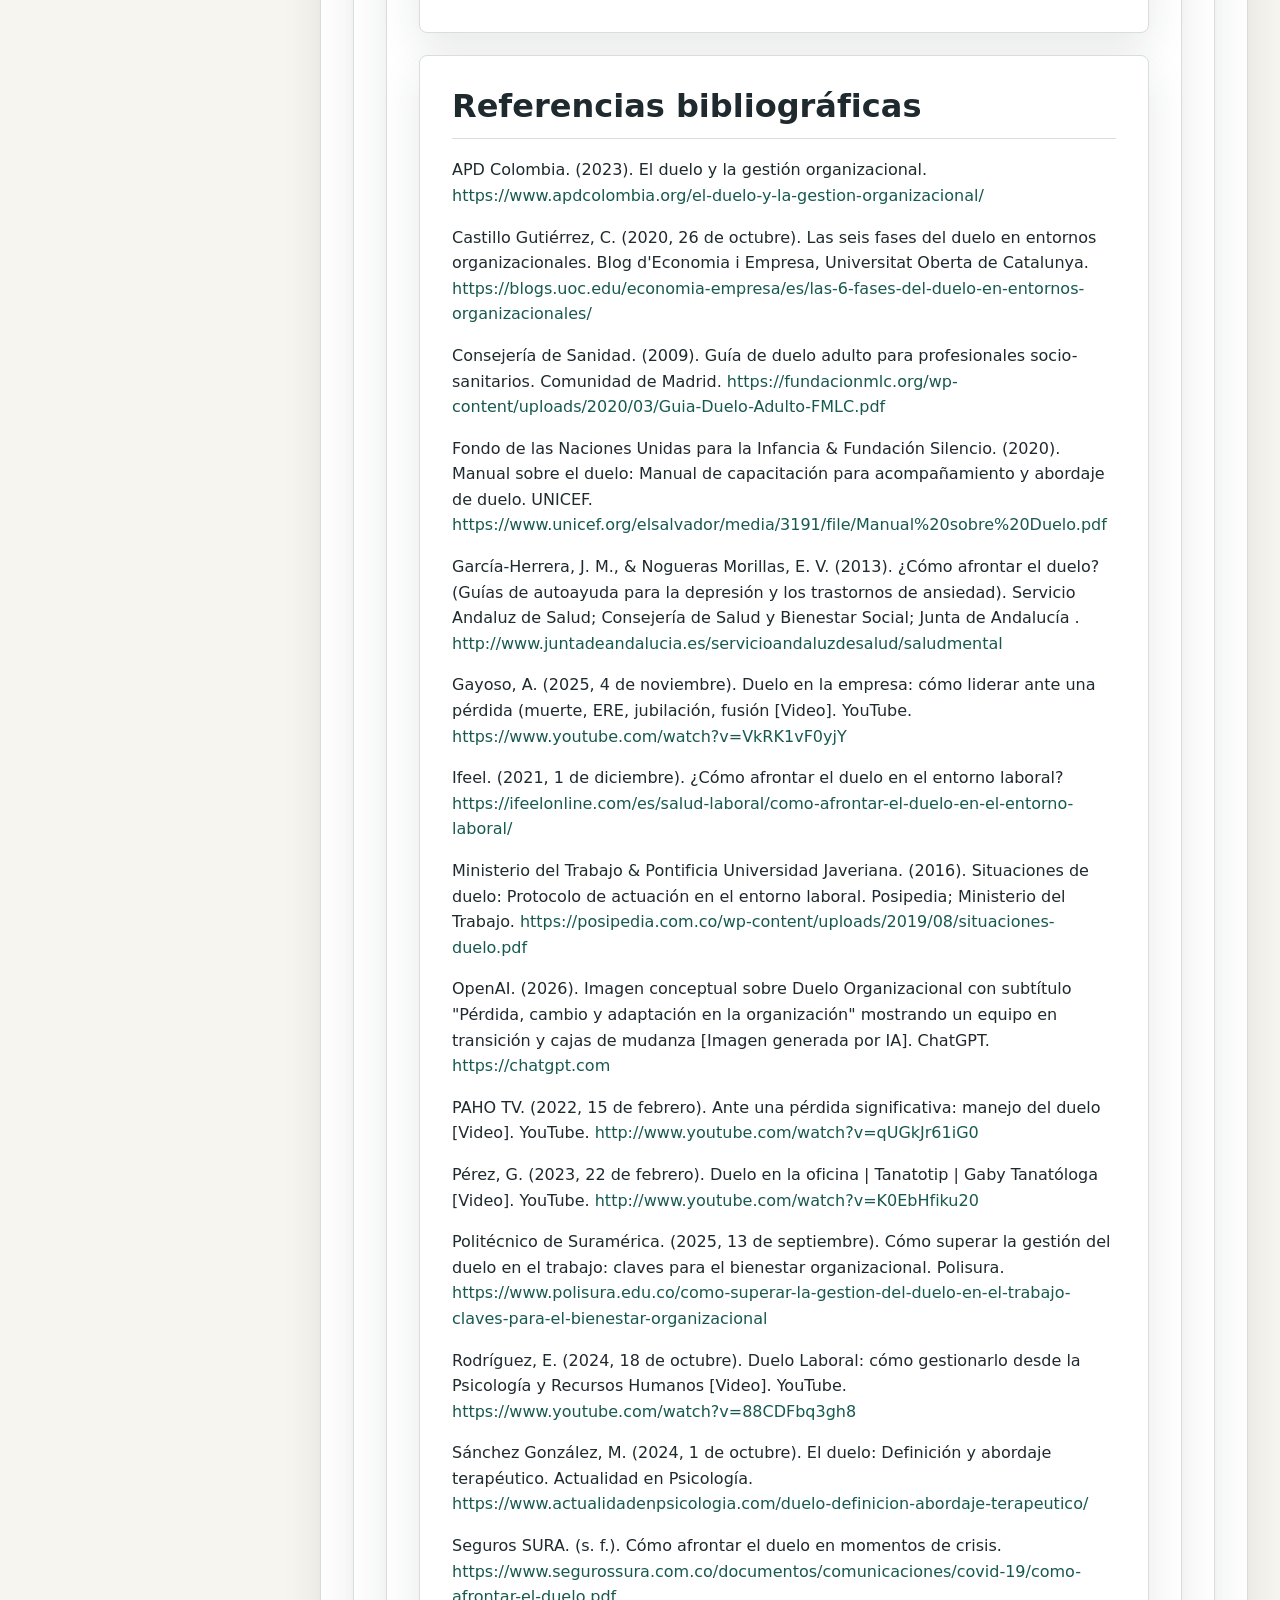
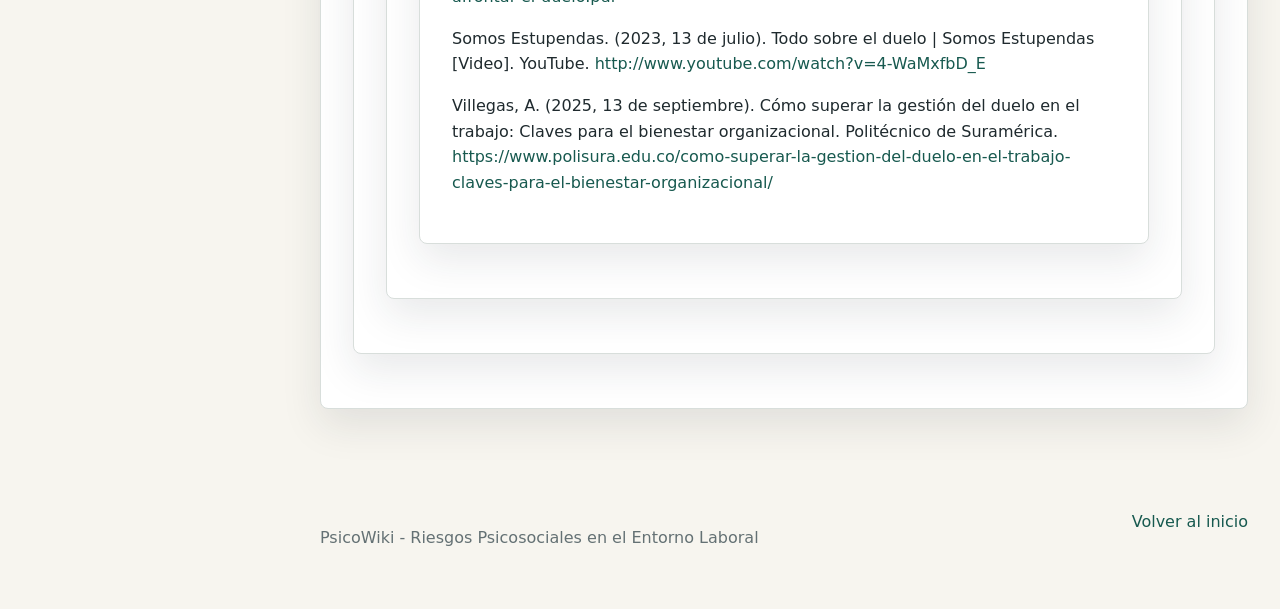
<file: topics/duelo.html>
<!doctype html>
<html lang="es">
  <head>
    <meta charset="UTF-8" />
    <meta name="viewport" content="width=device-width, initial-scale=1.0" />
    <meta name="description" content="Proceso emocional individual y colectivo frente a pérdidas significativas dentro de la organización." />
    <title>Duelo organizacional | PsicoWiki</title>
    <link rel="icon" href="../favicon.svg?v=20260627172913" type="image/svg+xml" />
    <link rel="stylesheet" href="../styles.css?v=20260627172913" />
  </head>
  <body>
    <header class="site-header">
      <a class="brand" href="../index.html" aria-label="Ir al inicio">
        <span class="brand-mark">PW</span>
        <span>PsicoWiki</span>
      </a>
      <button class="menu-toggle" type="button" aria-label="Abrir menu" aria-expanded="false">
        <span></span><span></span><span></span>
      </button>
      <nav class="top-nav" aria-label="Navegacion principal">
        <a href="../index.html">Inicio</a>
        <a href="../index.html#temas">Temas</a>
        <a href="../index.html#bibliografia">Bibliografia</a>
      </nav>
    </header>

    <aside class="side-nav" aria-label="Temas de la wiki">
      <p>Temas</p>
      <a class="" href="mobbing.html">Mobbing o acoso laboral</a>
<a class="" href="burnout.html">Burnout o síndrome de desgaste laboral</a>
<a class=" active" href="duelo.html">Duelo organizacional</a>
<a class="" href="doble-presencia.html">Doble presencia</a>
<a class="" href="techo-cristal.html">Techo de cristal</a>
<a class="" href="presentismo.html">Presentismo laboral</a>
<a class="" href="boreout.html">Boreout o aburrimiento laboral</a>
<a class="" href="sindrome-superviviente.html">Síndrome del superviviente</a>
<a class="" href="tecnoestres.html">Tecnoestrés</a>
    </aside>

    <main class="page-shell">
      <article class="topic-page">
        <nav class="breadcrumb" aria-label="Ruta"><a href="../index.html">Inicio</a><span>/</span><span>Duelo organizacional</span></nav>
        <section class="topic-hero">
          <p class="eyebrow">Riesgo psicosocial</p>
          <h1>Duelo organizacional</h1>
          <p>Proceso emocional individual y colectivo frente a pérdidas significativas dentro de la organización.</p>
        </section>
        <section class="article-toc" aria-label="Contenido de la página">
          <a href="#definicion">Definición</a><a href="#caracteristicas">Características</a><a href="#duelo-normal-vs-duelo-patologico">Duelo normal vs. duelo patológico</a><a href="#tipos-de-duelos-en-la-organizacion">Tipos de duelos en la organización</a><a href="#mitos-y-realidades-del-duelo">Mitos y realidades del duelo</a><a href="#causas">Causas</a><a href="#consecuencias">Consecuencias</a><a href="#mecanismos-de-prevencion-organizacional">Mecanismos de prevención organizacional</a><a href="#instrumento-de-evaluacion">Instrumento de evaluación</a><a href="#recomendaciones-para-el-liderazgo-y-la-gestion-del-duelo-organizacional">Recomendaciones para el liderazgo y la gestión del duelo organizacional</a><a href="#beneficios-para-la-organizacion">Beneficios para la organización</a><a href="#material-de-apoyo">Material de apoyo</a><a href="#referencias-bibliograficas">Referencias bibliográficas</a>
        </section>
        <figure class="topic-image">
          <img src="../assets/images/duelo.jpg" alt="Duelo organizacional" />
        </figure>
        <section class="article-section" id="definicion">
        <h2>Definición</h2>
        <p>El duelo es un proceso psicológico que describe la evolución de la reacción ante una pérdida importante. No solo se experimenta ante el fallecimiento de un ser querido, sino también frente a situaciones que generan una sensación de vacío, ausencia o abandono. El duelo aparece cuando se presenta una interrupción o pérdida definitiva y, en la mayoría de los casos, irreversible, de algo significativo (Sánchez, 2024).</p>
<p>En el entorno laboral, el duelo se refiere a la respuesta emocional y psicológica que experimentan los empleados frente a la pérdida de algo significativo, como la muerte de un colega, la reestructuración de la empresa, la pérdida de un proyecto importante o cualquier otro cambio que afecte a la organización y a sus miembros (APD Colombia, 2023).</p>
<p>En el duelo organizacional, las empresas no son únicamente estructuras económicas, sino comunidades humanas en las que las pérdidas significativas generan procesos emocionales tanto individuales como colectivos (Gayoso, 2025).</p>
<p>El duelo organizacional es un fenómeno que ocurre cuando los equipos de trabajo enfrentan pérdidas significativas dentro del entorno corporativo. A diferencia del duelo personal, surge específicamente ante situaciones como la desaparición de proyectos, despidos masivos, cierres de áreas o cambios estructurales profundos (Politécnico de Suramérica, 2025).</p>
      </section>
<section class="article-section" id="caracteristicas">
        <h2>Características</h2>
        <ul>
  <li>Constituye una reacción normal ante la pérdida de un ser querido, un animal, un objeto o una etapa significativa de la vida (Fondo de las Naciones Unidas para la Infancia y Fundación Silencio, 2020).</li>
  <li>Corresponde a un proceso natural y no a un estado permanente, que atraviesa una persona ante la muerte de un ser querido o cualquier situación considerada significativa en su vida (Ministerio del Trabajo y Pontificia Universidad Javeriana, 2016).</li>
  <li>Presenta una naturaleza psicológica compleja y no lineal, por lo que pueden producirse avances y retrocesos a lo largo de su evolución (Ifeel, 2021).</li>
  <li>La persona puede alternar entre momentos de conexión con la realidad de la pérdida y otros en los que orienta su atención hacia diferentes aspectos de su vida cotidiana (Ifeel, 2021).</li>
  <li>En el ámbito laboral, los trabajadores pueden transitar por fases como la negación e ira, la negociación, la depresión y la revisión. El proceso puede finalizar mediante la aceptación de la pérdida o la desvinculación de la organización, consideradas fases de no retorno (Castillo, 2020).</li>
</ul>

<section class="article-section" id="duelo-normal-vs-duelo-patologico">
        <h2>Duelo normal vs. duelo patológico</h2>
        <p>El protocolo enfatiza que la diferencia radica principalmente en la intensidad y duración de las reacciones emocionales (Ministerio del Trabajo y Pontificia Universidad Javeriana, 2016):</p>
<ul>
  <li><strong>Duelo Normal:</strong> Aparece a los pocos días del fallecimiento y puede ser incapacitante por un tiempo breve.</li>
  <li><strong>Duelo Patológico:</strong> Puede ser reprimido (el sujeto no se aflige), aplazado (reacciona exageradamente tiempo después ante una pérdida menor) o crónico (duelo intenso y excesivamente prolongado). Incluye reacciones graves como alucinaciones complejas, creer que uno mismo es el fallecido o establecer conductas anormales como visitar el cementerio diariamente. Estos casos requieren siempre remisión a especialistas en salud mental.</li>
</ul>
</section>
<section class="article-section" id="tipos-de-duelos-en-la-organizacion">
        <h2>Tipos de duelos en la organización</h2>
        <ul>
  <li><strong>Fallecimiento de un trabajador:</strong> Es la situación más similar al duelo personal. El impacto depende de la antigüedad y cercanía del fallecido, así como de las circunstancias de la muerte; las muertes traumáticas (accidentes, suicidios) generan una conmoción mayor y pueden afectar la sensación de seguridad del equipo.</li>
  <li><strong>Despidos masivos y reestructuraciones (ERE):</strong> No solo sufren quienes pierden su empleo, sino también los que permanecen, fenómeno conocido como el síndrome del superviviente. Estos empleados experimentan culpa, miedo a futuros despidos, pérdida de confianza y desmotivación, atravesando fases similares a las del duelo personal (incredulidad, angustia y aceptación resignada).</li>
  <li><strong>Jubilaciones o salidas de personal esencial:</strong> Aunque la persona sigue viva, su ausencia diaria se siente como una pérdida. Si se trata de un líder carismático o el fundador, su partida puede dejar un vacío en la identidad corporativa.</li>
  <li><strong>Pérdida de identidad por fusiones o cambios culturales:</strong> En las fusiones, los empleados de la empresa absorbida pueden sentirse &quot;huérfanos&quot; al desaparecer su marca. Asimismo, las transformaciones digitales drásticas provocan un &quot;duelo tecnológico&quot;, donde el personal pasa por la negación, la frustración y la negociación antes de aceptar las nuevas herramientas (Gayoso, 2025).</li>
</ul>

<section class="article-section" id="mitos-y-realidades-del-duelo">
        <h2>Mitos y realidades del duelo</h2>
        <ul>
          <li>El duelo no es una enfermedad mental. Aunque puede generar tristeza intensa, cambios emocionales y dificultades temporales en el funcionamiento cotidiano, constituye una reacción adaptativa y esperable frente a una pérdida significativa (Fondo de las Naciones Unidas para la Infancia y Fundación Silencio, 2020).</li>
          <li>No todas las personas atraviesan las mismas etapas ni en el mismo orden. El duelo no sigue una secuencia fija de fases, sino que cada persona lo experimenta de manera particular y con ritmos diferentes (Fondo de las Naciones Unidas para la Infancia y Fundación Silencio, 2020).</li>
          <li>La intensidad del dolor no depende del género ni de la edad. Ideas como que los hombres afrontan mejor las pérdidas o que las personas jóvenes se recuperan más rápido corresponden a creencias culturales que no reflejan la experiencia individual del duelo (Fondo de las Naciones Unidas para la Infancia y Fundación Silencio, 2020).</li>
          <li>No existe un tiempo determinado para superar una pérdida. El proceso no concluye automáticamente con el paso de los meses ni existe un plazo universal para considerarlo finalizado (Consejería de Sanidad, 2009).</li>
          <li>La evolución del dolor no suele ser constante. Durante las primeras semanas puede verse atenuado por el impacto inicial de la pérdida y alcanzar mayor intensidad meses después, cuando la ausencia se hace plenamente consciente para la persona (Consejería de Sanidad, 2009).</li>
          <li>La disminución del dolor y la recuperación de la ilusión suelen ocurrir de manera gradual. Mientras el duelo se vive con mayor intensidad, es esperable que disminuya el interés o la motivación por actividades que anteriormente resultaban gratificantes (Consejería de Sanidad, 2009).</li>
        </ul>
<section class="article-section" id="causas">
        <h2>Causas</h2>
        <p>Puede originarse por pérdidas relacionadas con la vida propia o la de otras personas, así como por cambios asociados a la salud, la autoestima, los ideales, el empleo, el hogar, las pertenencias materiales, las relaciones afectivas y las transiciones propias del ciclo vital (Fondo de las Naciones Unidas para la Infancia y Fundación Silencio, 2020).</p>
<p>En el contexto organizacional, puede presentarse ante situaciones como el fallecimiento de un compañero, procesos de reestructuración, despidos, cierre de áreas o finalización de proyectos importantes (APD Colombia, 2023; Politécnico de Suramérica, 2025).</p>
<p>Entre estas situaciones, el despido constituye una de las experiencias más estresantes que puede afrontar una persona, siendo superada únicamente por la muerte de un ser querido. De acuerdo con el DSM-5, puede asociarse con la aparición de síntomas de ansiedad, depresión o estrés postraumático (Rodríguez, 2024).</p>
      </section>
<section class="article-section" id="consecuencias">
        <h2>Consecuencias</h2>
        <ul>
  <li>El duelo laboral puede manifestarse como ausentismo, bajo rendimiento, dificultad para concentrarse, conflictos interpersonales o renuncias inesperadas (Villegas, 2025).</li>
  <li>En la fase de depresión, la persona pierde la motivación; en la fase de deserción, puede decidir abandonar la organización (Castillo, 2020).</li>
  <li>Afecta la salud emocional y la estabilidad organizacional en aspectos como:</li>
  <ul>
    <li><strong>Productividad y rendimiento:</strong> bajo rendimiento, dificultades para concentrarse, menor compromiso.</li>
    <li><strong>Dinámica de equipos:</strong> debilita la cohesión grupal y pone en riesgo objetivos organizacionales.</li>
    <li><strong>Clima laboral:</strong> puede generar desgaste emocional, conflictos y deterioro cultural.</li>
    <li><strong>Gestión del talento:</strong> favorece el ausentismo y las renuncias inesperadas.</li>
    <li><strong>Resiliencia organizacional:</strong> sin estrategias claras, la empresa pierde capacidad de adaptación a cambios y crisis.</li>
  </ul>
  <li>(Politécnico de Suramérica, 2025)</li>
</ul>

<h3>Manifestaciones del duelo</h3>
<p>El impacto de la pérdida es multidimensional y varía según la persona. Se manifiesta en las siguientes dimensiones (Fondo de las Naciones Unidas para la Infancia y Fundación Silencio, 2020):</p>
<ul>
  <li><strong>Física:</strong> sensación de vacío, nudo en la garganta, alteraciones de sueño y apetito.</li>
  <li><strong>Emocional:</strong> tristeza, ira, culpa, ansiedad e impotencia.</li>
  <li><strong>Cognitiva:</strong> confusión, dificultad para concentrarse y falta de interés.</li>
  <li><strong>Conductual y social:</strong> aislamiento, hiperactividad o aumento en el consumo de sustancias.</li>
  <li><strong>Espiritual:</strong> replanteamiento de creencias y búsqueda de sentido ("¿por qué a mí?").</li>
</ul>
</section>
<section class="article-section" id="mecanismos-de-prevencion-organizacional">
        <h2>Mecanismos de prevención organizacional</h2>
        <p>Promover un liderazgo empático y consciente (escucha activa, sostener conversaciones difíciles y acompañar sin invadir los procesos personales).</p>
<p>Fortalecer las acciones del área de gestión humana mediante el diseño de protocolos de acompañamiento, el acceso a recursos de apoyo psicológico y la organización de talleres de bienestar (Villegas, 2025).</p>
<p>Fomentar una comunicación clara y empática, informando de manera oportuna y respetuosa y evitando el silencio organizacional (Villegas, 2025).</p>
<p>Desarrollar evaluaciones y planes de apoyo personalizados, reconociendo que no todos los colaboradores atraviesan el duelo de la misma forma (Villegas, 2025).</p>
<p>Cultivar una actitud paciente y empática, ofreciendo disponibilidad y colaboración de manera concreta, tomando la iniciativa con naturalidad y sin agobiar (Ifeel, 2021).</p>
<p>Revisar los horarios del trabajador en duelo y brindar opciones de flexibilidad, como el teletrabajo (Ifeel, 2021).</p>
<p>Reconocer que el manejo del duelo no debe ser improvisado, sino que requiere estrategias claras y formación especializada para líderes y personal de Recursos Humanos (Politécnico de Suramérica, 2025).</p>
<h3>Estrategias de autocuidado y afrontamiento del duelo</h3>
<h3>Pautas de autocuidado</h3>
<ul>
  <li><strong>Física:</strong> mantener higiene personal, alimentación saludable, ejercicio y evitar el alcohol o tabaco (Fondo de las Naciones Unidas para la Infancia y Fundación Silencio, 2020).</li>
  <li><strong>Emocional:</strong> aceptar los sentimientos, conversar con otros mediante plataformas digitales y contar con una red de apoyo (Fondo de las Naciones Unidas para la Infancia y Fundación Silencio, 2020).</li>
  <li><strong>Cognitiva:</strong> no exigirse demasiado intelectualmente, limitar la exposición a noticias negativas y redactar objetivos diarios sencillos (Fondo de las Naciones Unidas para la Infancia y Fundación Silencio, 2020).</li>
  <li><strong>Espiritual:</strong> realizar prácticas de silencio, crear un rincón de recuerdos en casa, escribir cartas y rememorar los buenos momentos (Fondo de las Naciones Unidas para la Infancia y Fundación Silencio, 2020).</li>
</ul>

<h3>Estrategias para el afrontamiento del duelo</h3>
<p>Reconocer y validar emociones como la tristeza, frustración, enojo, culpa o miedo como parte de la experiencia de pérdida (Seguros SURA, s. f.).</p>
<p>Buscar espacios de tranquilidad y utilizar estrategias de regulación como la respiración profunda para favorecer el manejo emocional (Seguros SURA, s. f.).</p>
<p>Expresar los sentimientos a través del llanto, la conversación, el arte o la escritura, respetando la forma en que cada persona vive el duelo (Seguros SURA, s. f.).</p>
<p>Mantener hábitos de autocuidado relacionados con la alimentación, la hidratación, el descanso y la actividad física (Seguros SURA, s. f.).</p>
<p>Recuperar progresivamente las rutinas diarias y las actividades de cuidado personal (Seguros SURA, s. f.).</p>
<p>Mantener el contacto con familiares y amigos para fortalecer el apoyo social y reducir el aislamiento (Seguros SURA, s. f.).</p>
<p>Recordar y compartir experiencias, aprendizajes y momentos significativos asociados al ser querido o a la pérdida experimentada (Seguros SURA, s. f.).</p>
<p>¿Cómo ayudar a alguien en duelo?</p>
<p>Para quienes desean apoyar, la guía sugiere (García-Herrera y Nogueras, 2013):</p>
<ul>
  <li><strong>Presencia y escucha:</strong> Pasar tiempo con la persona, dejar que llore y hable de sus sentimientos sin importar que repita el mismo tema.</li>
  <li><strong>Validación:</strong> No decir &quot;recobra el ánimo&quot;; es mejor validar su frustración. Tampoco se debe tomar de forma personal la irritabilidad o el enfado del doliente.</li>
  <li><strong>Apoyo práctico:</strong> Ayudar con la limpieza, las compras o el cuidado de los niños.</li>
  <li><strong>Acompañamiento:</strong> Estar presente en momentos dolorosos como los aniversarios y animar a la persona a participar en eventos sociales.</li>
</ul>



<h3>Intervención y apoyo profesional</h3>
<ul>
  <li><strong>Prevención primaria (educación):</strong> realización de charlas de sensibilización y capacitación para todos los trabajadores, con el fin de que comprendan que el duelo no es una patología y sepan identificar señales de alerta (Ministerio del Trabajo y Pontificia Universidad Javeriana, 2016).</li>
  <li><strong>Prevención secundaria (acompañamiento):</strong> dirigida a trabajadores en duelo, especialmente aquellos con escasa red de apoyo. Los objetivos son facilitar la expresión de sentimientos, ayudar a resolver problemas prácticos y acompañar mediante la escucha empática y el respeto al silencio (Ministerio del Trabajo y Pontificia Universidad Javeriana, 2016).</li>
  <li><strong>Prevención terciaria (rehabilitación):</strong> se aplica cuando el duelo deriva en trastornos psiquiátricos que comprometen la funcionalidad laboral. La empresa debe fortalecer las redes de apoyo, mantener comunicación con la familia y la entidad de salud, y realizar los ajustes necesarios para el reintegro o reconversión del puesto de trabajo (Ministerio del Trabajo y Pontificia Universidad Javeriana, 2016).</li>
</ul>


<p>Para la resolución del duelo se mencionan la terapia breve, la psicoterapia de apoyo, la psicoeducación y la terapia de grupo, las cuales deben ser aplicadas por profesionales idóneos (Ministerio del Trabajo y Pontificia Universidad Javeriana, 2016).</p>
<p>Entre las herramientas prácticas para la intervención se encuentran la fórmula TERCA, los mensajes de esperanza, la escritura de cartas, el trabajo con la huella vital y el uso de objetos de vinculación, así como evitar frases que minimicen el dolor o invaliden la experiencia de la persona (Consejería de Sanidad, 2009).</p>
<p>¿Cuándo buscar ayuda profesional?</p>
<p>Existen señales de alerta que indican que la situación puede estar sobrepasando las capacidades de afrontamiento individuales (Seguros SURA, s. f.):</p>
<ul>
  <li><strong>Pensamientos recurrentes:</strong> Ideas constantes sobre la muerte o sentimientos intensos de culpa.</li>
  <li><strong>Conductas de riesgo:</strong> Excesos en el consumo de alcohol, drogas, cafeína o adicciones al juego.</li>
</ul>


<p>En estos casos, se insta a buscar el acompañamiento de expertos que enseñen nuevas estrategias para transitar el duelo</p>
      </section>
<section class="article-section" id="instrumento-de-evaluacion">
        <h2>Instrumento de evaluación</h2>
        <p>El método CoPsoQ-istas21 es una herramienta técnica diseñada para la evaluación e intervención sobre los riesgos psicosociales en la organización del trabajo que afectan la salud de los empleados. Se destaca por ser el único método que incorpora la doble presencia como un factor de riesgo psicosocial específico, entendida como la necesidad de responder simultáneamente a las demandas del trabajo doméstico-familiar y del trabajo asalariado. Incluye una escala de cuatro ítems para evaluar la doble presencia dentro del grupo de conflicto trabajo-familia. El proceso garantiza la participación activa de las trabajadoras, permitiendo que quienes están directamente expuestas a los riesgos contribuyan en la identificación y propuesta de soluciones (Instituto Sindical de Trabajo, Ambiente y Salud [ISTAS], s. f.).</p>
      </section>
<section class="article-section" id="recomendaciones-para-el-liderazgo-y-la-gestion-del-duelo-organizacional">
        <h2>Recomendaciones para el liderazgo y la gestión del duelo organizacional</h2>
        <p>Ignorar el componente emocional durante situaciones de pérdida puede incrementar la frustración, el ausentismo y el estrés laboral, además de afectar la moral y el desempeño del equipo. La gestión del duelo organizacional requiere empatía, transparencia y espacios que faciliten el cierre y la adaptación frente a los cambios (Gayoso, 2025).</p>
<ul>
  <li><strong>Ante un fallecimiento:</strong> se recomienda reconocer la pérdida de manera oficial mediante mensajes cercanos y respetuosos, facilitar la asistencia a ceremonias de despedida, ofrecer apoyo psicológico y actuar con sensibilidad frente a los objetos y espacios que pertenecían a la persona fallecida (Gayoso, 2025).</li>
  <li><strong>Ante jubilaciones:</strong> se recomienda promover actividades de reconocimiento, homenajes o celebraciones que permitan cerrar el ciclo laboral y destacar el aporte realizado por la persona a la organización (Gayoso, 2025).</li>
  <li><strong>Ante fusiones y cambios organizacionales:</strong> resulta conveniente reconocer la historia y la identidad de la organización, así como involucrar trabajadores que faciliten la adaptación de sus compañeros a los nuevos procesos y objetivos institucionales (Gayoso, 2025).</li>
  <li><strong>Ante despidos:</strong> la comunicación clara y basada en hechos contribuye a reducir la incertidumbre. Se recomienda evitar juicios personales, preparar previamente los aspectos administrativos y ofrecer acompañamiento durante el proceso (Rodríguez, 2024).</li>
  <li><strong>Rol del liderazgo y de Recursos Humanos:</strong> el jefe directo debería comunicar la decisión debido a su cercanía con el trabajador, mientras que Recursos Humanos puede brindar orientación técnica y apoyo emocional durante el proceso (Rodríguez, 2024).</li>
  <li><strong>Apoyo posterior a la desvinculación:</strong> ofrecer herramientas como talleres de recolocación laboral, asesoría para la elaboración del currículum o apoyo psicológico puede facilitar la transición hacia una nueva etapa profesional (Rodríguez, 2024).</li>
  <li><strong>Atención al equipo que permanece:</strong> comunicar los cambios de manera transparente y permitir espacios para expresar inquietudes contribuye a proteger el clima laboral y disminuir la aparición de rumores (Rodríguez, 2024).</li>
  <li><strong>Despedida digna:</strong> permitir que la persona pueda despedirse de sus compañeros favorece el cierre del ciclo laboral y la adaptación tanto del trabajador como del equipo (Rodríguez, 2024).</li>
</ul>

</section>
<section class="article-section" id="beneficios-para-la-organizacion">
        <h2>Beneficios para la organización</h2>
        <ul>
          <li>Reducción del ausentismo (Politécnico de Suramérica, 2025).</li>
          <li>Mejora del clima laboral y fortalecimiento del sentido de pertenencia (Politécnico de Suramérica, 2025).</li>
          <li>Recuperación más rápida del compromiso y del desempeño laboral cuando existe orientación y comunicación empática (Politécnico de Suramérica, 2025).</li>
          <li>Desarrollo de la resiliencia organizacional y de la capacidad de adaptarse colectivamente a las pérdidas y cambios (Politécnico de Suramérica, 2025).</li>
        </ul>

</section>
<section class="article-section" id="material-de-apoyo">
        <h2>Material de apoyo</h2>
        <a class="resource-link" href="http://www.youtube.com/watch?v=qUGkJr61iG0" target="_blank" rel="noreferrer">Mirar video en YouTube (qUGkJr61iG0)</a>
<a class="resource-link" href="http://www.youtube.com/watch?v=K0EbHfiku20" target="_blank" rel="noreferrer">Mirar video en YouTube (K0EbHfiku20)</a>
<a class="resource-link" href="http://www.youtube.com/watch?v=4-WaMxfbD_E" target="_blank" rel="noreferrer">Mirar video en YouTube (4-WaMxfbD_E)</a>
      </section>
<section class="article-section" id="referencias-bibliograficas">
        <h2>Referencias bibliográficas</h2>
        <p>APD Colombia. (2023). El duelo y la gestión organizacional. <a href="https://www.apdcolombia.org/el-duelo-y-la-gestion-organizacional/" target="_blank" rel="noreferrer">https://www.apdcolombia.org/el-duelo-y-la-gestion-organizacional/</a></p>
<p>Castillo Gutiérrez, C. (2020, 26 de octubre). Las seis fases del duelo en entornos organizacionales. Blog d'Economia i Empresa, Universitat Oberta de Catalunya. <a href="https://blogs.uoc.edu/economia-empresa/es/las-6-fases-del-duelo-en-entornos-organizacionales/" target="_blank" rel="noreferrer">https://blogs.uoc.edu/economia-empresa/es/las-6-fases-del-duelo-en-entornos-organizacionales/</a></p>
<p>Consejería de Sanidad. (2009). Guía de duelo adulto para profesionales socio-sanitarios. Comunidad de Madrid. <a href="https://fundacionmlc.org/wp-content/uploads/2020/03/Guia-Duelo-Adulto-FMLC.pdf" target="_blank" rel="noreferrer">https://fundacionmlc.org/wp-content/uploads/2020/03/Guia-Duelo-Adulto-FMLC.pdf</a></p>
<p>Fondo de las Naciones Unidas para la Infancia &amp; Fundación Silencio. (2020). Manual sobre el duelo: Manual de capacitación para acompañamiento y abordaje de duelo. UNICEF. <a href="https://www.unicef.org/elsalvador/media/3191/file/Manual%20sobre%20Duelo.pdf" target="_blank" rel="noreferrer">https://www.unicef.org/elsalvador/media/3191/file/Manual%20sobre%20Duelo.pdf</a></p>
<p>García-Herrera, J. M., &amp; Nogueras Morillas, E. V. (2013). ¿Cómo afrontar el duelo? (Guías de autoayuda para la depresión y los trastornos de ansiedad). Servicio Andaluz de Salud; Consejería de Salud y Bienestar Social; Junta de Andalucía . <a href="http://www.juntadeandalucia.es/servicioandaluzdesalud/saludmental" target="_blank" rel="noreferrer">http://www.juntadeandalucia.es/servicioandaluzdesalud/saludmental</a></p>
<p>Gayoso, A. (2025, 4 de noviembre). Duelo en la empresa: cómo liderar ante una pérdida (muerte, ERE, jubilación, fusión [Video]. YouTube. <a href="https://www.youtube.com/watch?v=VkRK1vF0yjY" target="_blank" rel="noreferrer">https://www.youtube.com/watch?v=VkRK1vF0yjY</a></p>
<p>Ifeel. (2021, 1 de diciembre). ¿Cómo afrontar el duelo en el entorno laboral? <a href="https://ifeelonline.com/es/salud-laboral/como-afrontar-el-duelo-en-el-entorno-laboral/" target="_blank" rel="noreferrer">https://ifeelonline.com/es/salud-laboral/como-afrontar-el-duelo-en-el-entorno-laboral/</a></p>
<p>Ministerio del Trabajo &amp; Pontificia Universidad Javeriana. (2016). Situaciones de duelo: Protocolo de actuación en el entorno laboral. Posipedia; Ministerio del Trabajo. <a href="https://posipedia.com.co/wp-content/uploads/2019/08/situaciones-duelo.pdf" target="_blank" rel="noreferrer">https://posipedia.com.co/wp-content/uploads/2019/08/situaciones-duelo.pdf</a></p>
<p>​​OpenAI. (2026). Imagen conceptual sobre Duelo Organizacional con subtítulo "Pérdida, cambio y adaptación en la organización" mostrando un equipo en transición y cajas de mudanza [Imagen generada por IA]. ChatGPT.  <a href="https://chatgpt.com" target="_blank" rel="noreferrer">https://chatgpt.com</a></p>

<p>PAHO TV. (2022, 15 de febrero). Ante una pérdida significativa: manejo del duelo [Video]. YouTube. <a href="http://www.youtube.com/watch?v=qUGkJr61iG0" target="_blank" rel="noreferrer">http://www.youtube.com/watch?v=qUGkJr61iG0</a></p>
<p>Pérez, G. (2023, 22 de febrero). Duelo en la oficina | Tanatotip | Gaby Tanatóloga [Video]. YouTube. <a href="http://www.youtube.com/watch?v=K0EbHfiku20" target="_blank" rel="noreferrer">http://www.youtube.com/watch?v=K0EbHfiku20</a></p>
<p>Politécnico de Suramérica. (2025, 13 de septiembre). Cómo superar la gestión del duelo en el trabajo: claves para el bienestar organizacional. Polisura. <a href="https://www.polisura.edu.co/como-superar-la-gestion-del-duelo-en-el-trabajo-claves-para-el-bienestar-organizacional" target="_blank" rel="noreferrer">https://www.polisura.edu.co/como-superar-la-gestion-del-duelo-en-el-trabajo-claves-para-el-bienestar-organizacional</a></p>
<p>Rodríguez, E. (2024, 18 de octubre). Duelo Laboral: cómo gestionarlo desde la Psicología y Recursos Humanos [Video]. YouTube. <a href="https://www.youtube.com/watch?v=88CDFbq3gh8" target="_blank" rel="noreferrer">https://www.youtube.com/watch?v=88CDFbq3gh8</a></p>
<p>Sánchez González, M. (2024, 1 de octubre). El duelo: Definición y abordaje terapéutico. Actualidad en Psicología. <a href="https://www.actualidadenpsicologia.com/duelo-definicion-abordaje-terapeutico/" target="_blank" rel="noreferrer">https://www.actualidadenpsicologia.com/duelo-definicion-abordaje-terapeutico/</a></p>
<p>Seguros SURA. (s. f.). Cómo afrontar el duelo en momentos de crisis. <a href="https://www.segurossura.com.co/documentos/comunicaciones/covid-19/como-afrontar-el-duelo.pdf" target="_blank" rel="noreferrer">https://www.segurossura.com.co/documentos/comunicaciones/covid-19/como-afrontar-el-duelo.pdf</a></p>

<p>Somos Estupendas. (2023, 13 de julio). Todo sobre el duelo | Somos Estupendas [Video]. YouTube. <a href="http://www.youtube.com/watch?v=4-WaMxfbD_E" target="_blank" rel="noreferrer">http://www.youtube.com/watch?v=4-WaMxfbD_E</a></p>
<p>Villegas, A. (2025, 13 de septiembre). Cómo superar la gestión del duelo en el trabajo: Claves para el bienestar organizacional. Politécnico de Suramérica. <a href="https://www.polisura.edu.co/como-superar-la-gestion-del-duelo-en-el-trabajo-claves-para-el-bienestar-organizacional/" target="_blank" rel="noreferrer">https://www.polisura.edu.co/como-superar-la-gestion-del-duelo-en-el-trabajo-claves-para-el-bienestar-organizacional/</a></p>
      </section>
      </article>
    </main>

    <footer>
      <p>PsicoWiki - Riesgos Psicosociales en el Entorno Laboral</p>
      <a href="../index.html">Volver al inicio</a>
    </footer>
    <script src="../script.js?v=20260627172913"></script>
  </body>
</html>
</file>
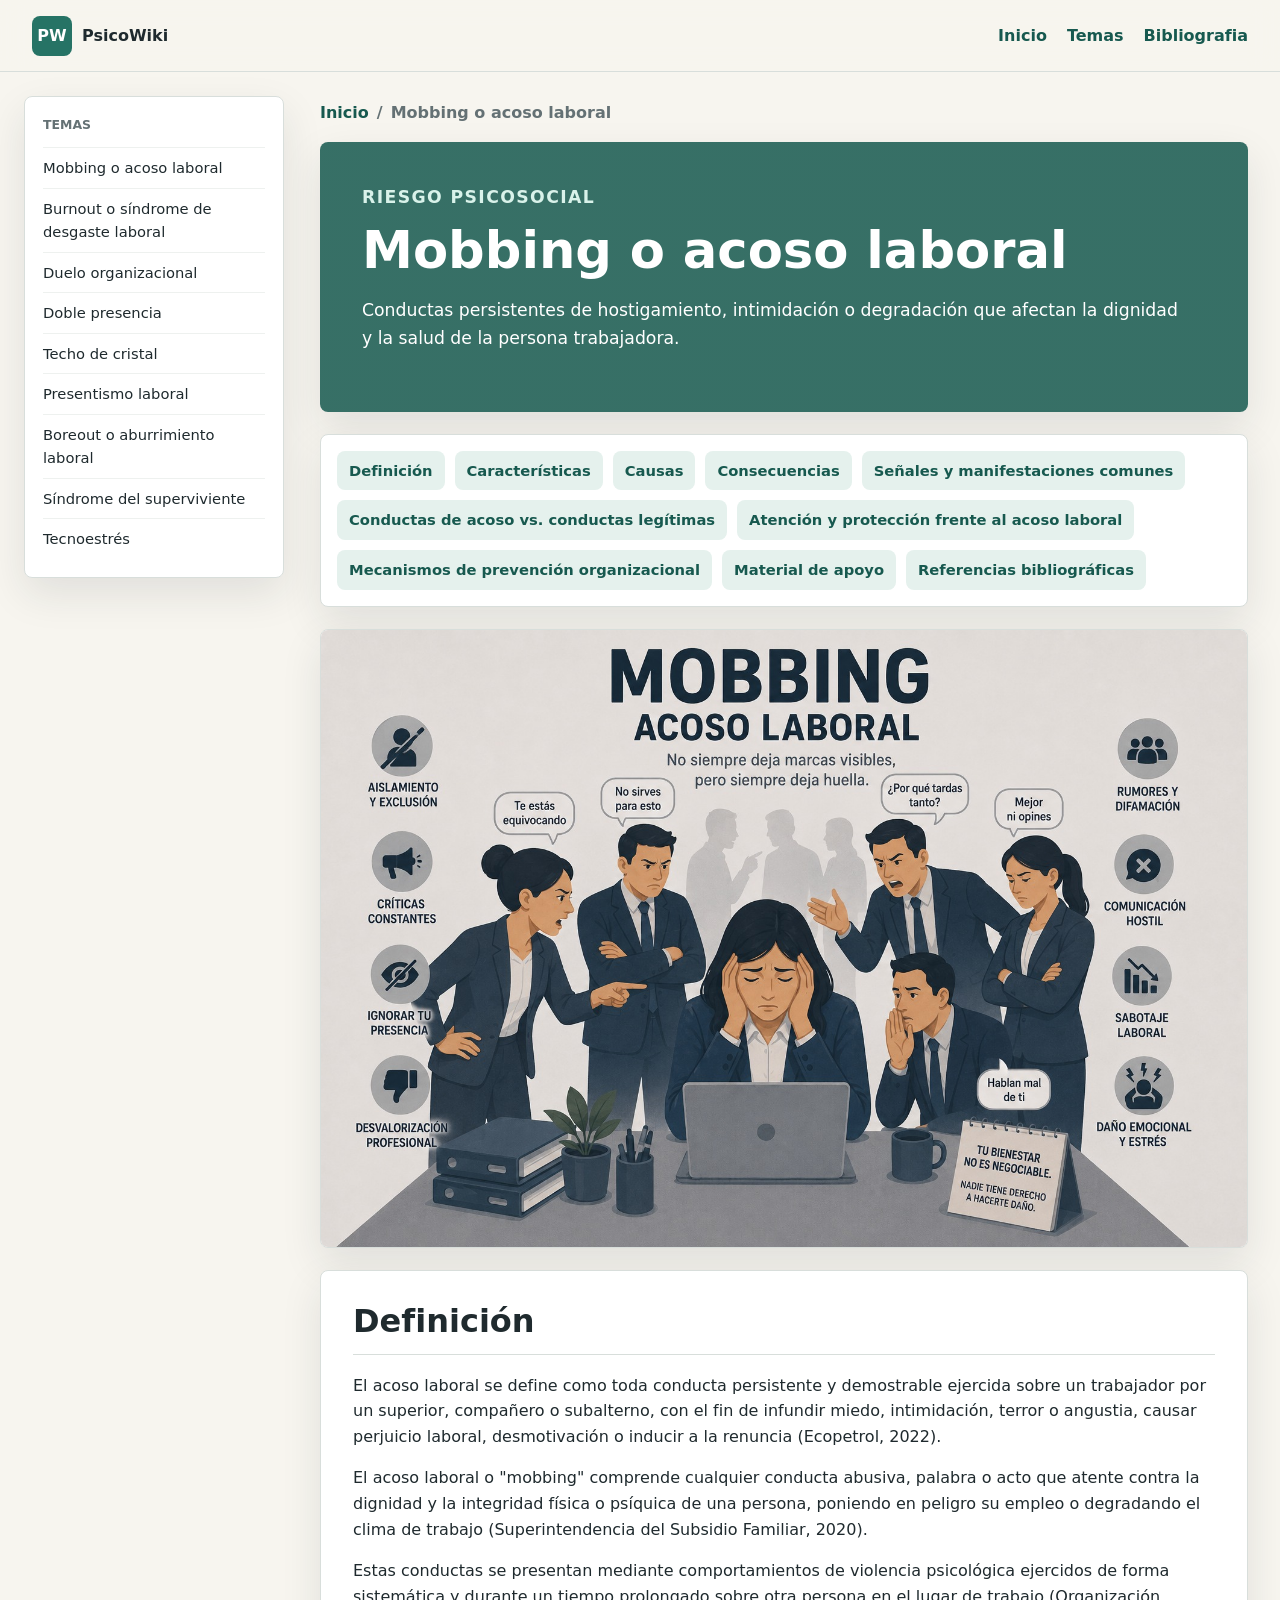
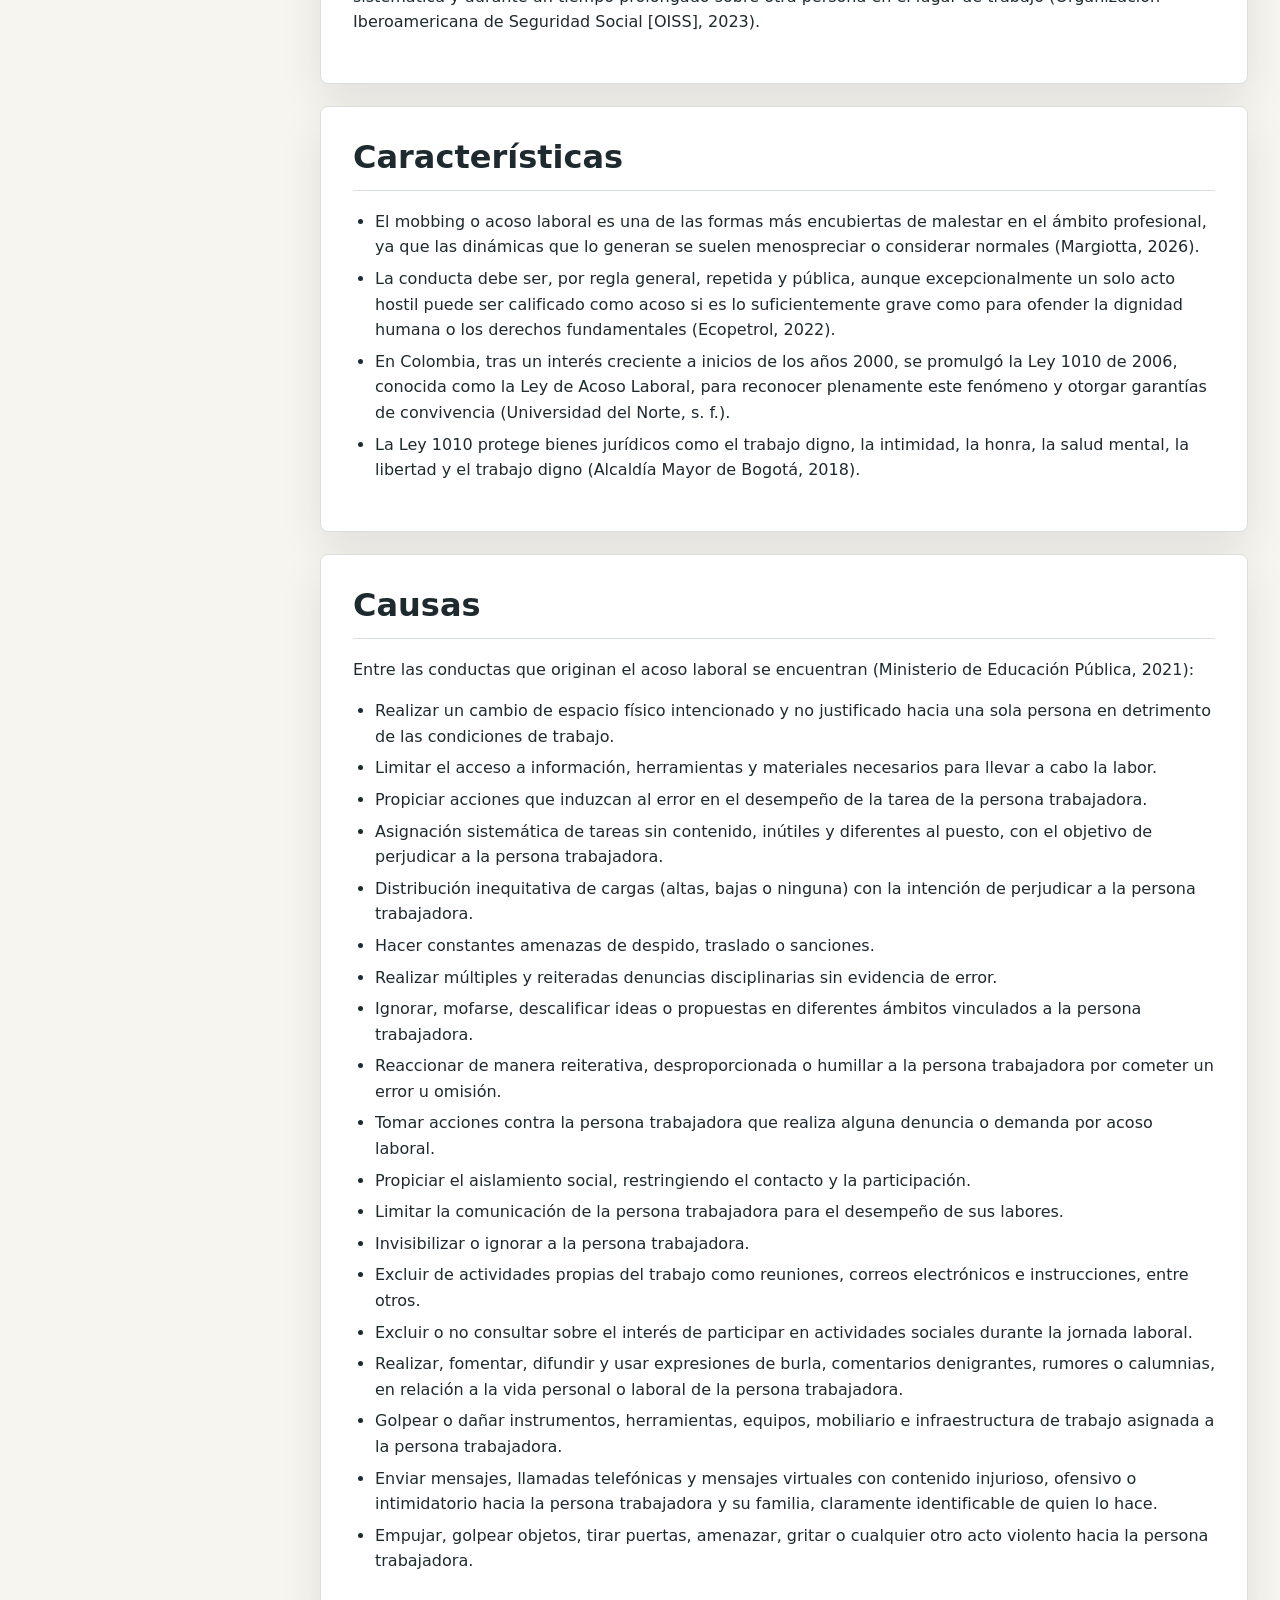
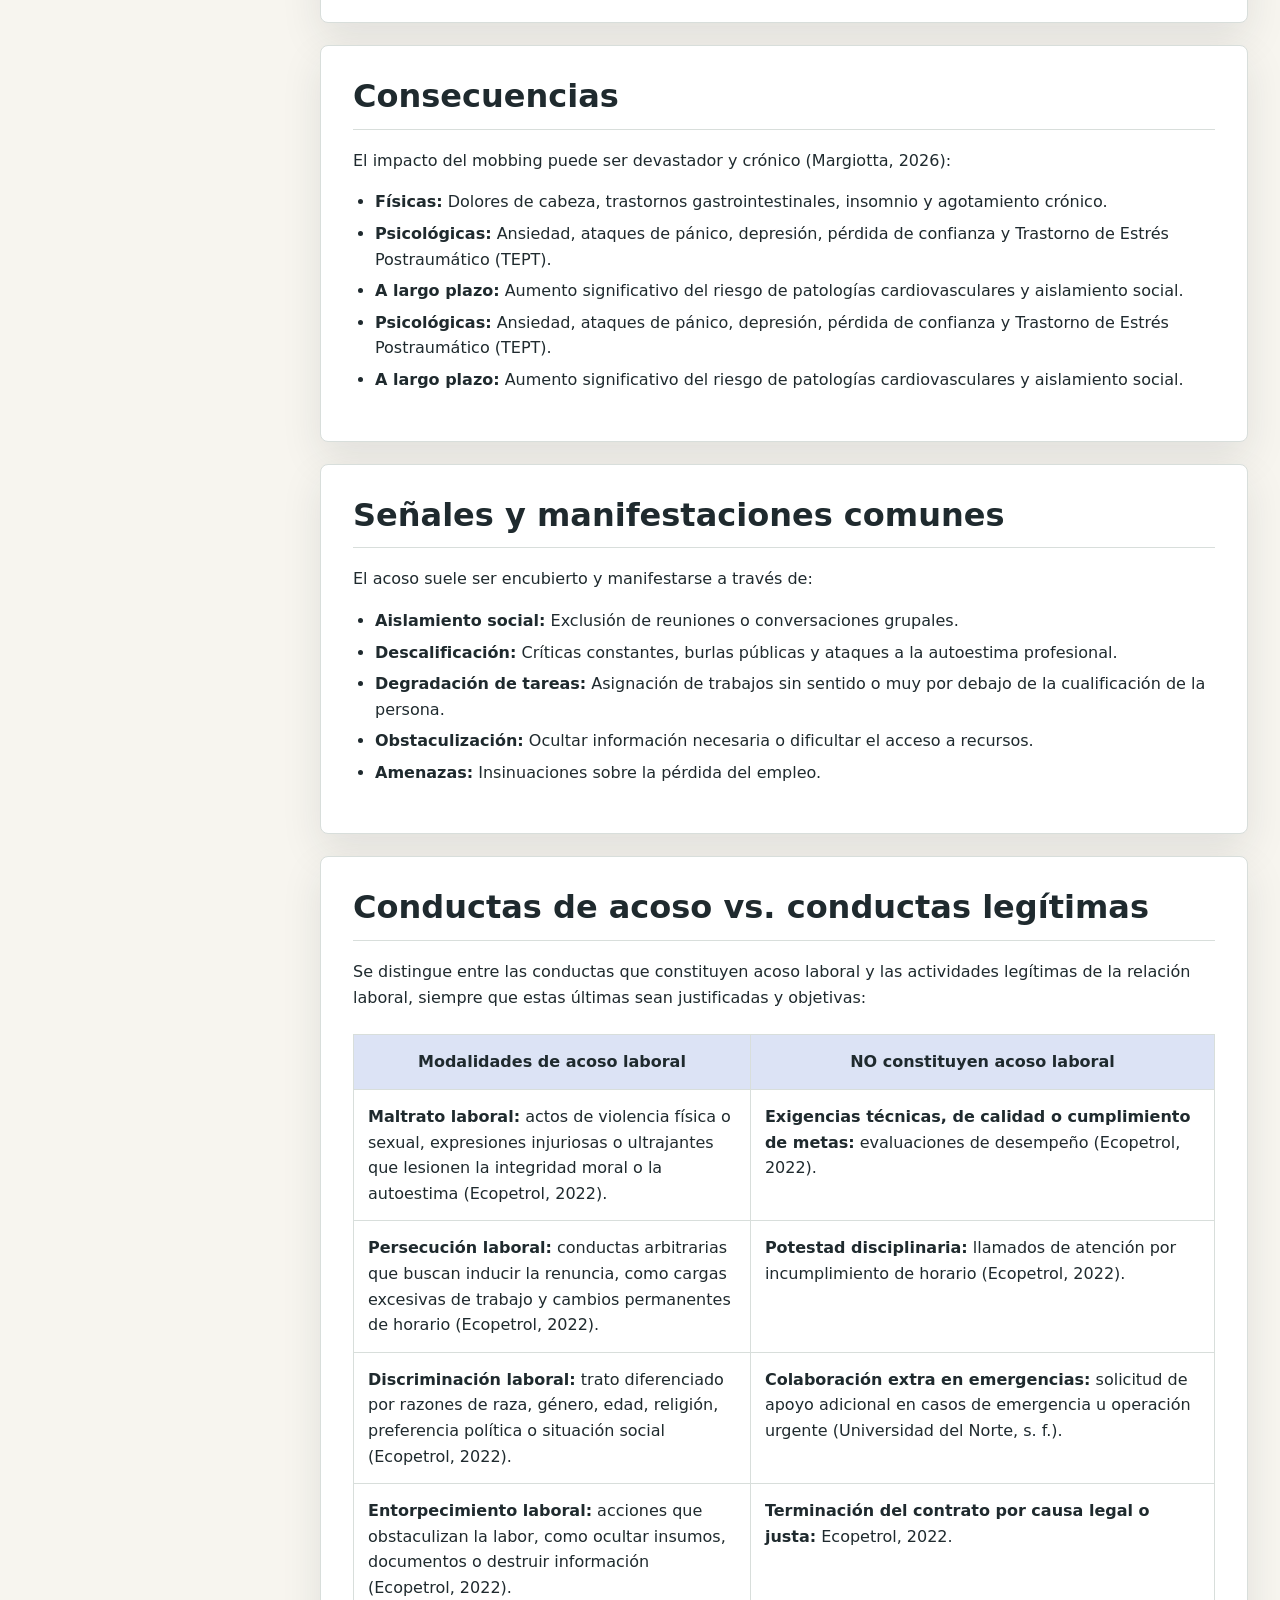
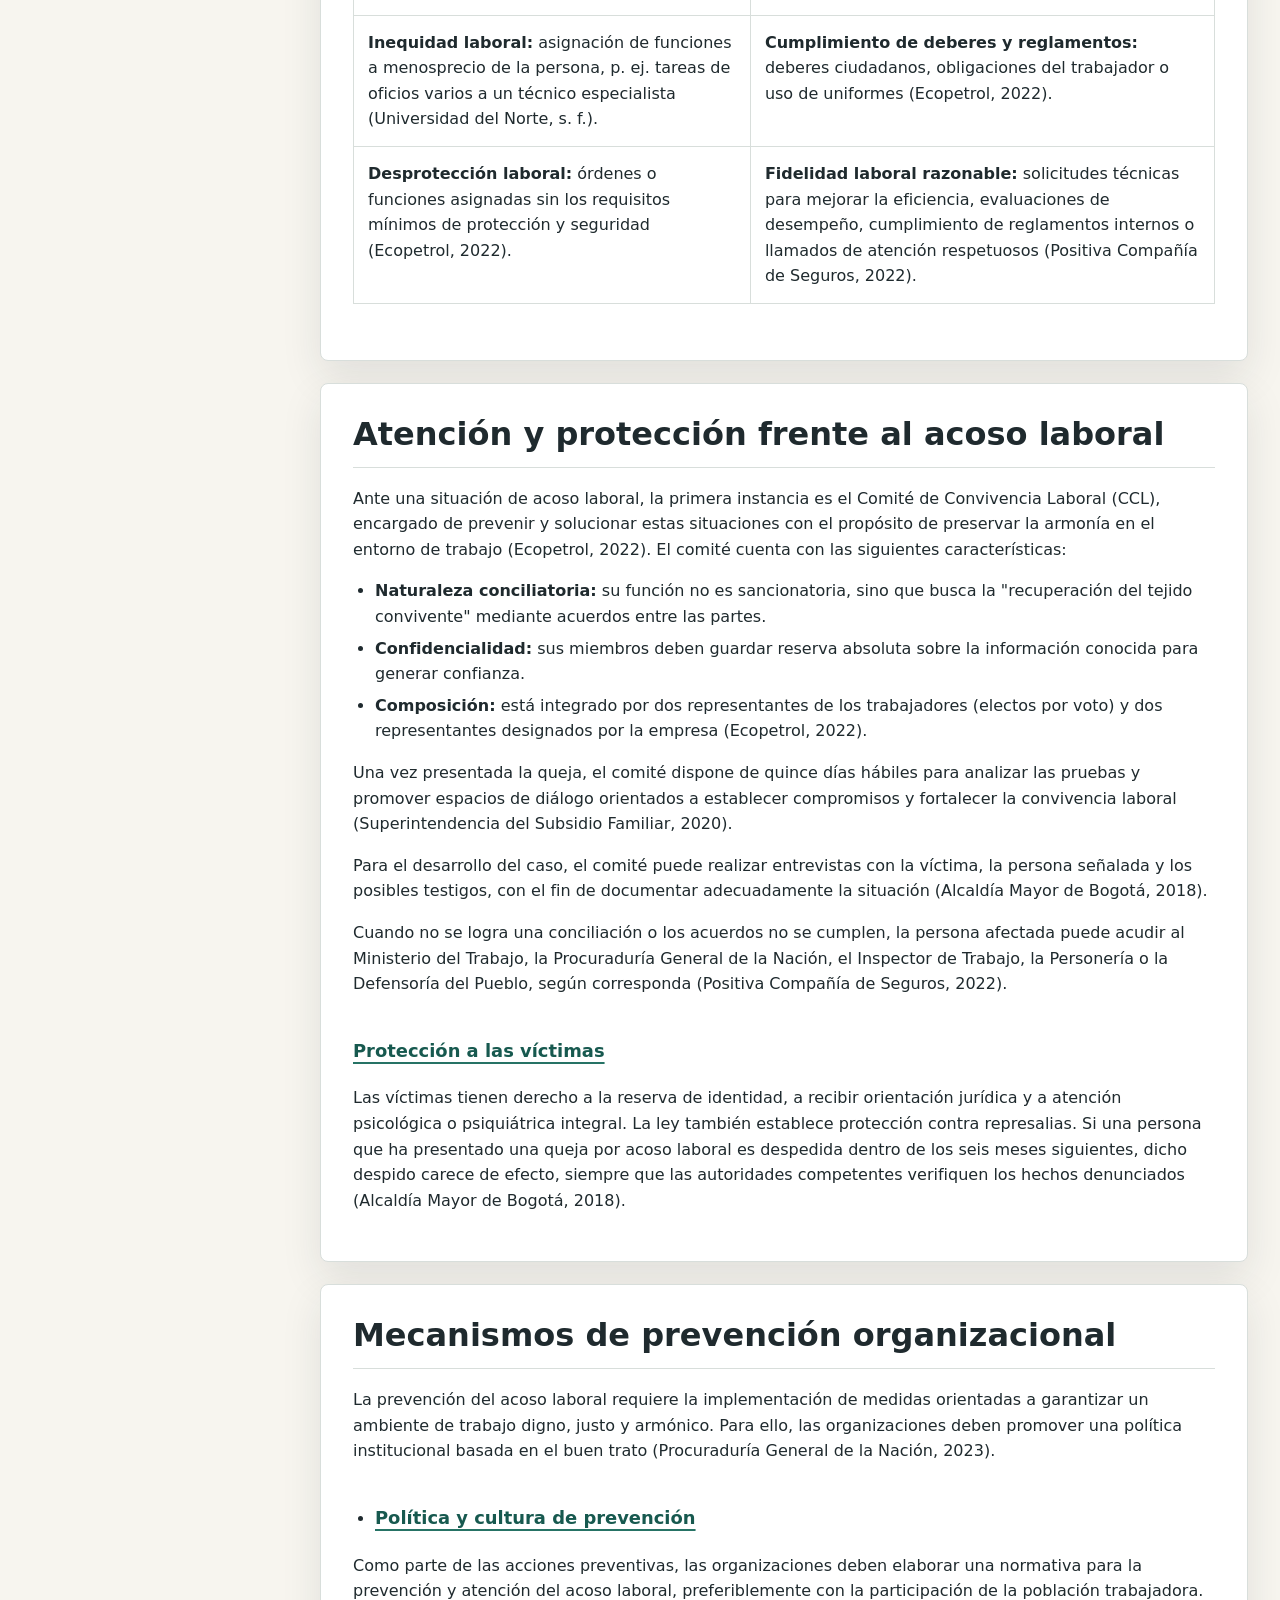
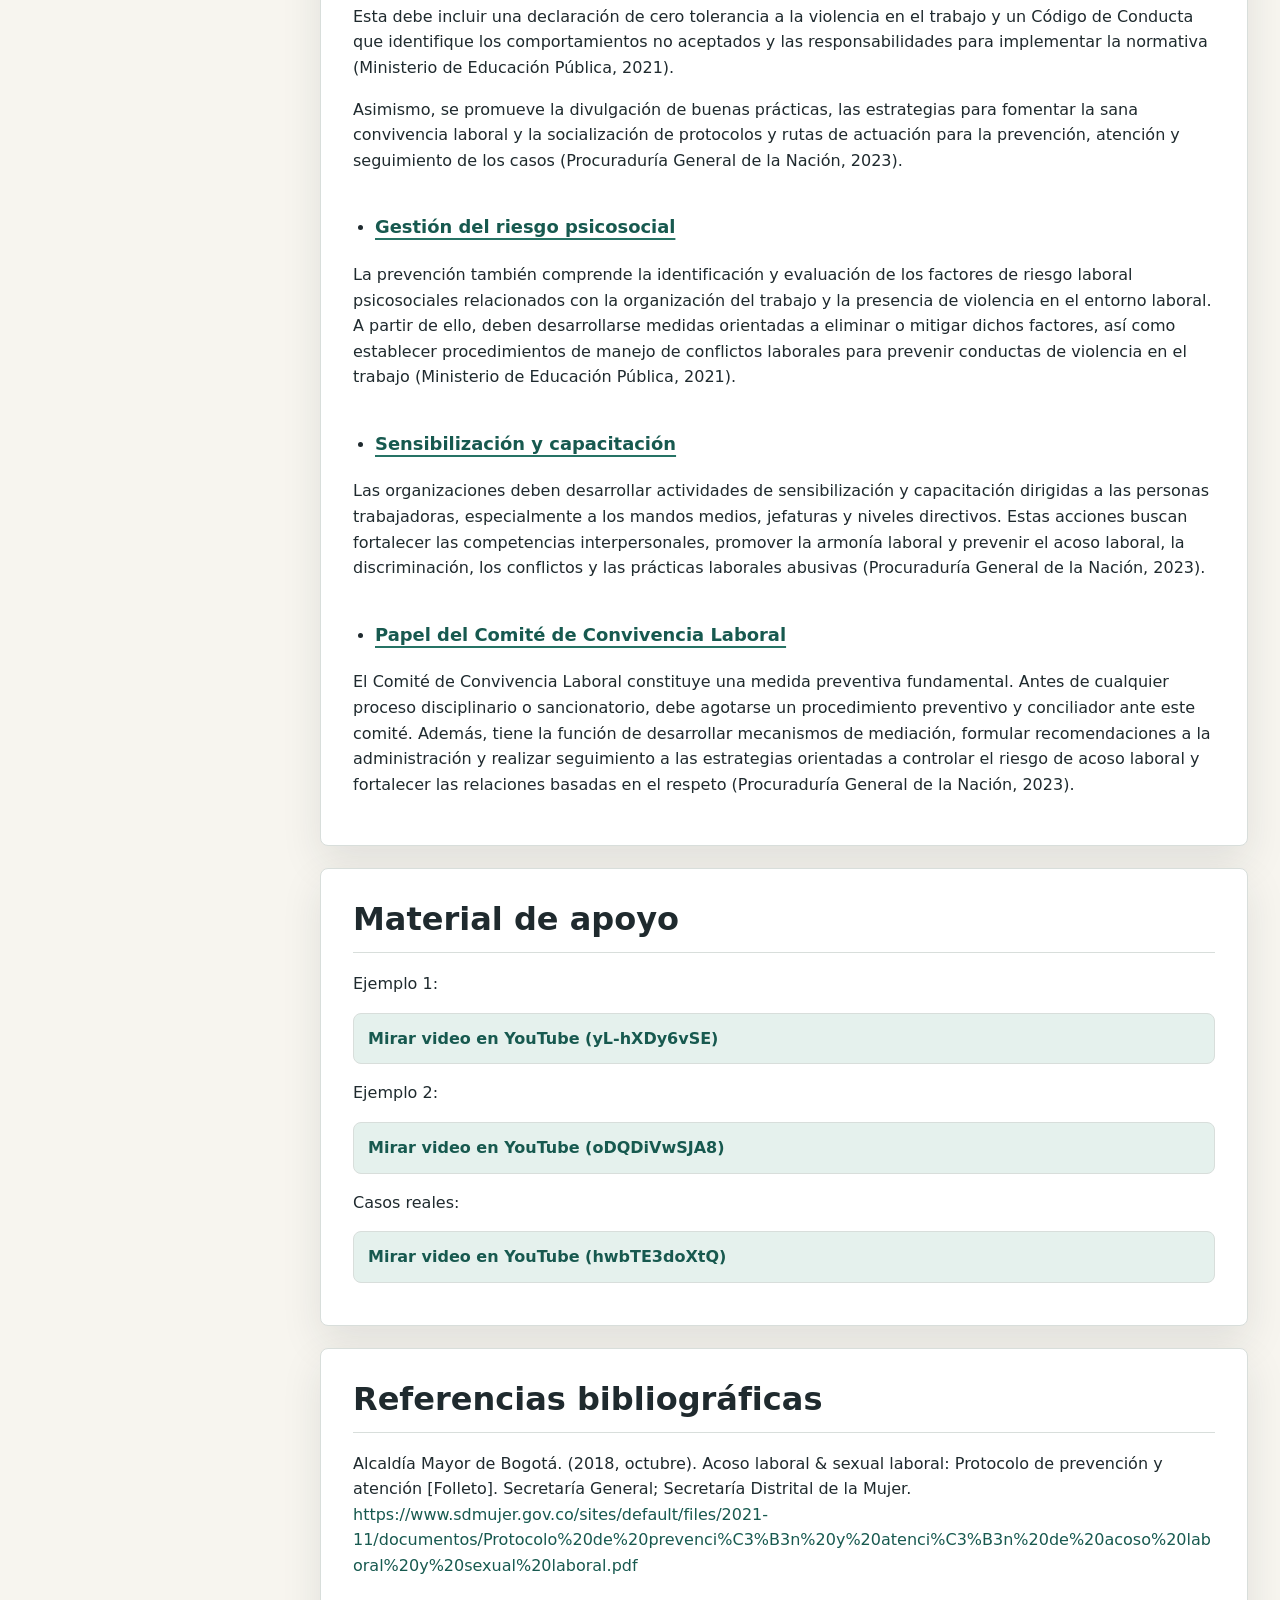
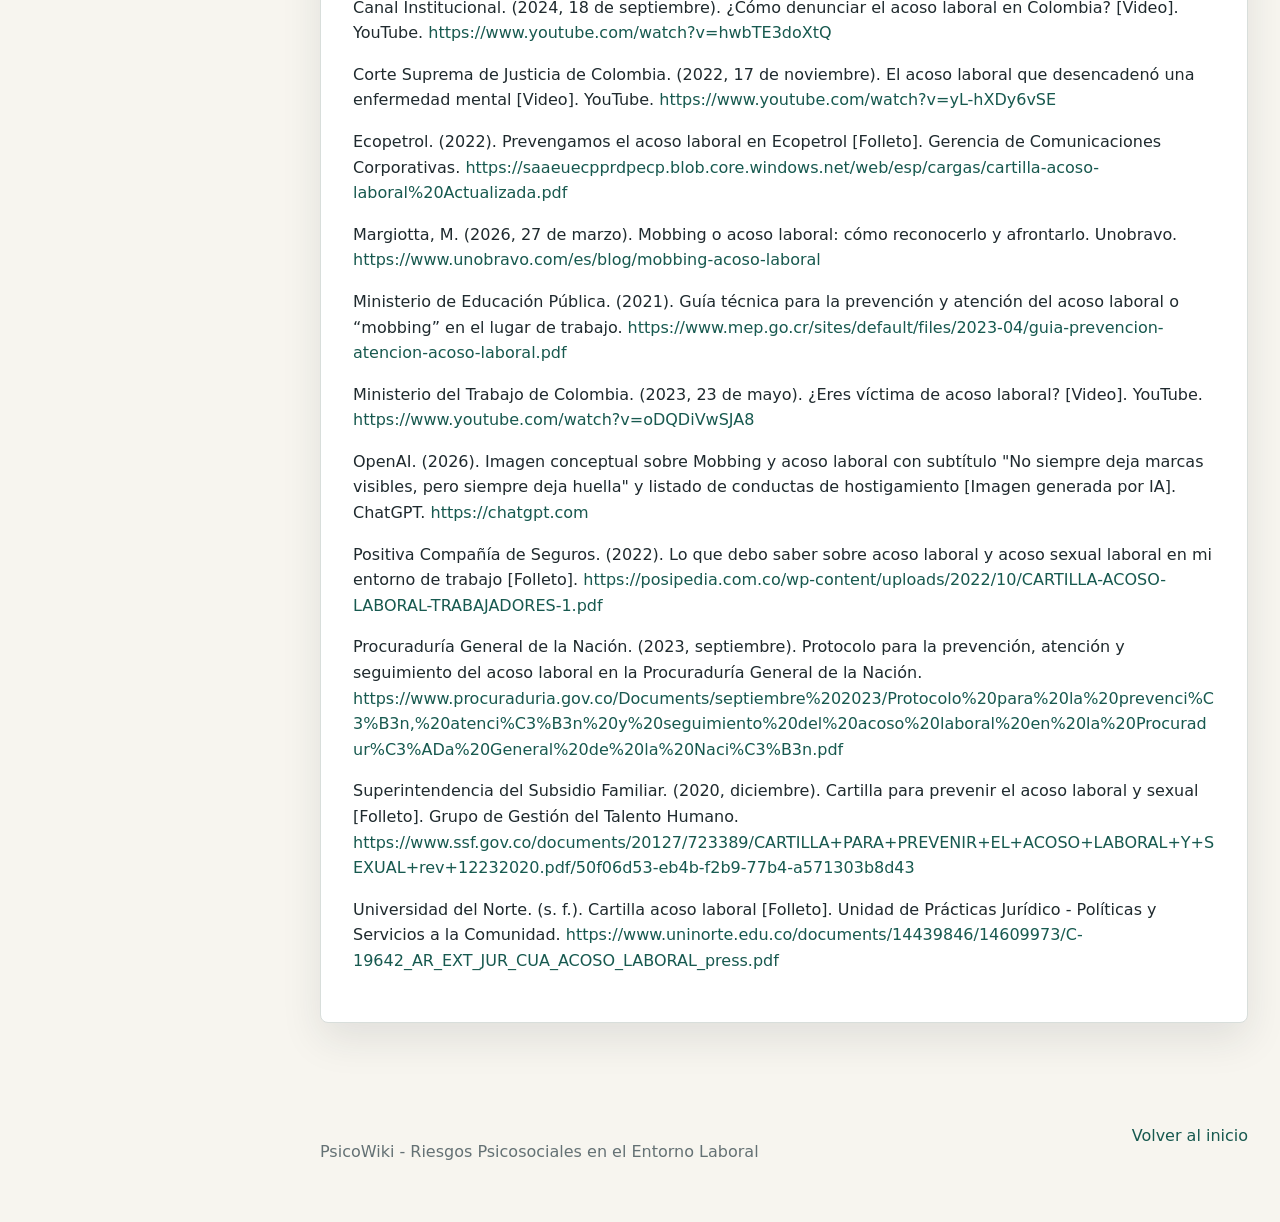
<file: topics/mobbing.html>
<!doctype html>
<html lang="es">
  <head>
    <meta charset="UTF-8" />
    <meta name="viewport" content="width=device-width, initial-scale=1.0" />
    <meta name="description" content="Conductas persistentes de hostigamiento, intimidación o degradación que afectan la dignidad y la salud de la persona trabajadora." />
    <title>Mobbing o acoso laboral | PsicoWiki</title>
    <link rel="icon" href="../favicon.svg?v=20260627172913" type="image/svg+xml" />
    <link rel="stylesheet" href="../styles.css?v=20260627172913" />
  </head>
  <body>
    <header class="site-header">
      <a class="brand" href="../index.html" aria-label="Ir al inicio">
        <span class="brand-mark">PW</span>
        <span>PsicoWiki</span>
      </a>
      <button class="menu-toggle" type="button" aria-label="Abrir menu" aria-expanded="false">
        <span></span><span></span><span></span>
      </button>
      <nav class="top-nav" aria-label="Navegacion principal">
        <a href="../index.html">Inicio</a>
        <a href="../index.html#temas">Temas</a>
        <a href="../index.html#bibliografia">Bibliografia</a>
      </nav>
    </header>

    <aside class="side-nav" aria-label="Temas de la wiki">
      <p>Temas</p>
      <a class=" active" href="mobbing.html">Mobbing o acoso laboral</a>
<a class="" href="burnout.html">Burnout o síndrome de desgaste laboral</a>
<a class="" href="duelo.html">Duelo organizacional</a>
<a class="" href="doble-presencia.html">Doble presencia</a>
<a class="" href="techo-cristal.html">Techo de cristal</a>
<a class="" href="presentismo.html">Presentismo laboral</a>
<a class="" href="boreout.html">Boreout o aburrimiento laboral</a>
<a class="" href="sindrome-superviviente.html">Síndrome del superviviente</a>
<a class="" href="tecnoestres.html">Tecnoestrés</a>
    </aside>

    <main class="page-shell">
      <article class="topic-page">
        <nav class="breadcrumb" aria-label="Ruta"><a href="../index.html">Inicio</a><span>/</span><span>Mobbing o acoso laboral</span></nav>
        <section class="topic-hero">
          <p class="eyebrow">Riesgo psicosocial</p>
          <h1>Mobbing o acoso laboral</h1>
          <p>Conductas persistentes de hostigamiento, intimidación o degradación que afectan la dignidad y la salud de la persona trabajadora.</p>
        </section>
        <section class="article-toc" aria-label="Contenido de la página">
          <a href="#definicion">Definición</a><a href="#caracteristicas">Características</a><a href="#causas">Causas</a><a href="#consecuencias">Consecuencias</a><a href="#senales-y-manifestaciones-comunes">Señales y manifestaciones comunes</a><a href="#conductas-de-acoso-vs-conductas-legitimas">Conductas de acoso vs. conductas legítimas</a><a href="#atencion-y-proteccion-frente-al-acoso-laboral">Atención y protección frente al acoso laboral</a><a href="#mecanismos-de-prevencion-organizacional">Mecanismos de prevención organizacional</a><a href="#material-de-apoyo">Material de apoyo</a><a href="#referencias-bibliograficas">Referencias bibliográficas</a>
        </section>
        <figure class="topic-image">
          <img src="../assets/images/mobbing.jpg" alt="Mobbing o acoso laboral" />
        </figure>
        <section class="article-section" id="definicion">
        <h2>Definición</h2>
        <p>El acoso laboral se define como toda conducta persistente y demostrable ejercida sobre un trabajador por un superior, compañero o subalterno, con el fin de infundir miedo, intimidación, terror o angustia, causar perjuicio laboral, desmotivación o inducir a la renuncia (Ecopetrol, 2022).</p>
<p>El acoso laboral o &quot;mobbing&quot; comprende cualquier conducta abusiva, palabra o acto que atente contra la dignidad y la integridad física o psíquica de una persona, poniendo en peligro su empleo o degradando el clima de trabajo (Superintendencia del Subsidio Familiar, 2020).</p>
<p>Estas conductas se presentan mediante comportamientos de violencia psicológica ejercidos de forma sistemática y durante un tiempo prolongado sobre otra persona en el lugar de trabajo (Organización Iberoamericana de Seguridad Social [OISS], 2023).</p>
      </section>
<section class="article-section" id="caracteristicas">
        <h2>Características</h2>
        <ul>
          <li>El mobbing o acoso laboral es una de las formas más encubiertas de malestar en el ámbito profesional, ya que las dinámicas que lo generan se suelen menospreciar o considerar normales (Margiotta, 2026).</li>
          <li>La conducta debe ser, por regla general, repetida y pública, aunque excepcionalmente un solo acto hostil puede ser calificado como acoso si es lo suficientemente grave como para ofender la dignidad humana o los derechos fundamentales (Ecopetrol, 2022).</li>
          <li>En Colombia, tras un interés creciente a inicios de los años 2000, se promulgó la Ley 1010 de 2006, conocida como la Ley de Acoso Laboral, para reconocer plenamente este fenómeno y otorgar garantías de convivencia (Universidad del Norte, s. f.).</li>
          <li>La Ley 1010 protege bienes jurídicos como el trabajo digno, la intimidad, la honra, la salud mental, la libertad y el trabajo digno (Alcaldía Mayor de Bogotá, 2018).</li>
        </ul>   </section>
<section class="article-section" id="causas">
        <h2>Causas</h2>
        <p>Entre las conductas que originan el acoso laboral se encuentran (Ministerio de Educación Pública, 2021):</p>
        <ul>
          <li>Realizar un cambio de espacio físico intencionado y no justificado hacia una sola persona en detrimento de las condiciones de trabajo.</li>
          <li>Limitar el acceso a información, herramientas y materiales necesarios para llevar a cabo la labor.</li>
          <li>Propiciar acciones que induzcan al error en el desempeño de la tarea de la persona trabajadora.</li>
          <li>Asignación sistemática de tareas sin contenido, inútiles y diferentes al puesto, con el objetivo de perjudicar a la persona trabajadora.</li>
          <li>Distribución inequitativa de cargas (altas, bajas o ninguna) con la intención de perjudicar a la persona trabajadora.</li>
          <li>Hacer constantes amenazas de despido, traslado o sanciones.</li>
          <li>Realizar múltiples y reiteradas denuncias disciplinarias sin evidencia de error.</li>
          <li>Ignorar, mofarse, descalificar ideas o propuestas en diferentes ámbitos vinculados a la persona trabajadora.</li>
          <li>Reaccionar de manera reiterativa, desproporcionada o humillar a la persona trabajadora por cometer un error u omisión.</li>
          <li>Tomar acciones contra la persona trabajadora que realiza alguna denuncia o demanda por acoso laboral.</li>
          <li>Propiciar el aislamiento social, restringiendo el contacto y la participación.</li>
          <li>Limitar la comunicación de la persona trabajadora para el desempeño de sus labores.</li>
          <li>Invisibilizar o ignorar a la persona trabajadora.</li>
          <li>Excluir de actividades propias del trabajo como reuniones, correos electrónicos e instrucciones, entre otros.</li>
          <li>Excluir o no consultar sobre el interés de participar en actividades sociales durante la jornada laboral.</li>
          <li>Realizar, fomentar, difundir y usar expresiones de burla, comentarios denigrantes, rumores o calumnias, en relación a la vida personal o laboral de la persona trabajadora.</li>
          <li>Golpear o dañar instrumentos, herramientas, equipos, mobiliario e infraestructura de trabajo asignada a la persona trabajadora.</li>
          <li>Enviar mensajes, llamadas telefónicas y mensajes virtuales con contenido injurioso, ofensivo o intimidatorio hacia la persona trabajadora y su familia, claramente identificable de quien lo hace.</li>
          <li>Empujar, golpear objetos, tirar puertas, amenazar, gritar o cualquier otro acto violento hacia la persona trabajadora.</li>
        </ul>   </section>
<section class="article-section" id="consecuencias">
        <h2>Consecuencias</h2>
        <p>El impacto del mobbing puede ser devastador y crónico (Margiotta, 2026):</p>
        <ul>
          <li><strong>Físicas:</strong> Dolores de cabeza, trastornos gastrointestinales, insomnio y agotamiento crónico.</li>
          <li><strong>Psicológicas:</strong> Ansiedad, ataques de pánico, depresión, pérdida de confianza y Trastorno de Estrés Postraumático (TEPT).</li>
          <li><strong>A largo plazo:</strong> Aumento significativo del riesgo de patologías cardiovasculares y aislamiento social.</li>
          <li><strong>Psicológicas:</strong> Ansiedad, ataques de pánico, depresión, pérdida de confianza y Trastorno de Estrés Postraumático (TEPT).</li>
          <li><strong>A largo plazo:</strong> Aumento significativo del riesgo de patologías cardiovasculares y aislamiento social.</li>
             
        </ul>   </section>
   </section>
<section class="article-section" id="senales-y-manifestaciones-comunes">
        <h2>Señales y manifestaciones comunes</h2>
        <p>El acoso suele ser encubierto y manifestarse a través de:</p>
        <ul>
          <li><strong>Aislamiento social:</strong> Exclusión de reuniones o conversaciones grupales.</li>
          <li><strong>Descalificación:</strong> Críticas constantes, burlas públicas y ataques a la autoestima profesional.</li>
          <li><strong>Degradación de tareas:</strong> Asignación de trabajos sin sentido o muy por debajo de la cualificación de la persona.</li>
          <li><strong>Obstaculización:</strong> Ocultar información necesaria o dificultar el acceso a recursos.</li>
          <li><strong>Amenazas:</strong> Insinuaciones sobre la pérdida del empleo.</li>
        </ul>
      </section>
<section class="article-section" id="conductas-de-acoso-vs-conductas-legitimas">
        <h2>Conductas de acoso vs. conductas legítimas</h2>
        <p>Se distingue entre las conductas que constituyen acoso laboral y las actividades legítimas de la relación laboral, siempre que estas últimas sean justificadas y objetivas:</p>
        <table class="comparison-table">
          <thead>
            <tr>
              <th>Modalidades de acoso laboral</th>
              <th>NO constituyen acoso laboral</th>
            </tr>
          </thead>
          <tbody>
            <tr>
              <td><strong>Maltrato laboral:</strong> actos de violencia física o sexual, expresiones injuriosas o ultrajantes que lesionen la integridad moral o la autoestima (Ecopetrol, 2022).</td>
              <td><strong>Exigencias técnicas, de calidad o cumplimiento de metas:</strong> evaluaciones de desempeño (Ecopetrol, 2022).</td>
            </tr>
            <tr>
              <td><strong>Persecución laboral:</strong> conductas arbitrarias que buscan inducir la renuncia, como cargas excesivas de trabajo y cambios permanentes de horario (Ecopetrol, 2022).</td>
              <td><strong>Potestad disciplinaria:</strong> llamados de atención por incumplimiento de horario (Ecopetrol, 2022).</td>
            </tr>
            <tr>
              <td><strong>Discriminación laboral:</strong> trato diferenciado por razones de raza, género, edad, religión, preferencia política o situación social (Ecopetrol, 2022).</td>
              <td><strong>Colaboración extra en emergencias:</strong> solicitud de apoyo adicional en casos de emergencia u operación urgente (Universidad del Norte, s. f.).</td>
            </tr>
            <tr>
              <td><strong>Entorpecimiento laboral:</strong> acciones que obstaculizan la labor, como ocultar insumos, documentos o destruir información (Ecopetrol, 2022).</td>
              <td><strong>Terminación del contrato por causa legal o justa:</strong> Ecopetrol, 2022.</td>
            </tr>
            <tr>
              <td><strong>Inequidad laboral:</strong> asignación de funciones a menosprecio de la persona, p. ej. tareas de oficios varios a un técnico especialista (Universidad del Norte, s. f.).</td>
              <td><strong>Cumplimiento de deberes y reglamentos:</strong> deberes ciudadanos, obligaciones del trabajador o uso de uniformes (Ecopetrol, 2022).</td>
            </tr>
            <tr>
              <td><strong>Desprotección laboral:</strong> órdenes o funciones asignadas sin los requisitos mínimos de protección y seguridad (Ecopetrol, 2022).</td>
              <td><strong>Fidelidad laboral razonable:</strong> solicitudes técnicas para mejorar la eficiencia, evaluaciones de desempeño, cumplimiento de reglamentos internos o llamados de atención respetuosos (Positiva Compañía de Seguros, 2022).</td>
            </tr>
          </tbody>
        </table>  </section>
<section class="article-section" id="atencion-y-proteccion-frente-al-acoso-laboral">
        <h2>Atención y protección frente al acoso laboral</h2>
        <p>Ante una situación de acoso laboral, la primera instancia es el Comité de Convivencia Laboral (CCL), encargado de prevenir y solucionar estas situaciones con el propósito de preservar la armonía en el entorno de trabajo (Ecopetrol, 2022). El comité cuenta con las siguientes características:</p>
        <ul>
          <li><strong>Naturaleza conciliatoria:</strong> su función no es sancionatoria, sino que busca la &quot;recuperación del tejido convivente&quot; mediante acuerdos entre las partes.</li>
          <li><strong>Confidencialidad:</strong> sus miembros deben guardar reserva absoluta sobre la información conocida para generar confianza.</li>
          <li><strong>Composición:</strong> está integrado por dos representantes de los trabajadores (electos por voto) y dos representantes designados por la empresa (Ecopetrol, 2022).</li>
        </ul>
<p>Una vez presentada la queja, el comité dispone de quince días hábiles para analizar las pruebas y promover espacios de diálogo orientados a establecer compromisos y fortalecer la convivencia laboral (Superintendencia del Subsidio Familiar, 2020).</p>
<p>Para el desarrollo del caso, el comité puede realizar entrevistas con la víctima, la persona señalada y los posibles testigos, con el fin de documentar adecuadamente la situación (Alcaldía Mayor de Bogotá, 2018).</p>
<p>Cuando no se logra una conciliación o los acuerdos no se cumplen, la persona afectada puede acudir al Ministerio del Trabajo, la Procuraduría General de la Nación, el Inspector de Trabajo, la Personería o la Defensoría del Pueblo, según corresponda (Positiva Compañía de Seguros, 2022).</p>
<h3>Protección a las víctimas</h3>
<p>Las víctimas tienen derecho a la reserva de identidad, a recibir orientación jurídica y a atención psicológica o psiquiátrica integral. La ley también establece protección contra represalias. Si una persona que ha presentado una queja por acoso laboral es despedida dentro de los seis meses siguientes, dicho despido carece de efecto, siempre que las autoridades competentes verifiquen los hechos denunciados (Alcaldía Mayor de Bogotá, 2018).</p>
      </section>
<section class="article-section" id="mecanismos-de-prevencion-organizacional">
        <h2>Mecanismos de prevención organizacional</h2>
        <p>La prevención del acoso laboral requiere la implementación de medidas orientadas a garantizar un ambiente de trabajo digno, justo y armónico. Para ello, las organizaciones deben promover una política institucional basada en el buen trato (Procuraduría General de la Nación, 2023).</p>
        <ul><li><h3>Política y cultura de prevención</h3></li></ul>
<p>Como parte de las acciones preventivas, las organizaciones deben elaborar una normativa para la prevención y atención del acoso laboral, preferiblemente con la participación de la población trabajadora. Esta debe incluir una declaración de cero tolerancia a la violencia en el trabajo y un Código de Conducta que identifique los comportamientos no aceptados y las responsabilidades para implementar la normativa (Ministerio de Educación Pública, 2021).</p>
<p>Asimismo, se promueve la divulgación de buenas prácticas, las estrategias para fomentar la sana convivencia laboral y la socialización de protocolos y rutas de actuación para la prevención, atención y seguimiento de los casos (Procuraduría General de la Nación, 2023).</p>
<ul><li><h3>Gestión del riesgo psicosocial</h3></li></ul>
<p>La prevención también comprende la identificación y evaluación de los factores de riesgo laboral psicosociales relacionados con la organización del trabajo y la presencia de violencia en el entorno laboral. A partir de ello, deben desarrollarse medidas orientadas a eliminar o mitigar dichos factores, así como establecer procedimientos de manejo de conflictos laborales para prevenir conductas de violencia en el trabajo (Ministerio de Educación Pública, 2021).</p>
<ul><li><h3>Sensibilización y capacitación</h3></li></ul>
<p>Las organizaciones deben desarrollar actividades de sensibilización y capacitación dirigidas a las personas trabajadoras, especialmente a los mandos medios, jefaturas y niveles directivos. Estas acciones buscan fortalecer las competencias interpersonales, promover la armonía laboral y prevenir el acoso laboral, la discriminación, los conflictos y las prácticas laborales abusivas (Procuraduría General de la Nación, 2023).</p>
<ul><li><h3>Papel del Comité de Convivencia Laboral</h3></li></ul>
<p>El Comité de Convivencia Laboral constituye una medida preventiva fundamental. Antes de cualquier proceso disciplinario o sancionatorio, debe agotarse un procedimiento preventivo y conciliador ante este comité. Además, tiene la función de desarrollar mecanismos de mediación, formular recomendaciones a la administración y realizar seguimiento a las estrategias orientadas a controlar el riesgo de acoso laboral y fortalecer las relaciones basadas en el respeto (Procuraduría General de la Nación, 2023).</p>
      </section>
<section class="article-section" id="material-de-apoyo">
        <h2>Material de apoyo</h2>
        <p>Ejemplo 1:</p>
<a class="resource-link" href="https://www.youtube.com/watch?v=yL-hXDy6vSE" target="_blank" rel="noreferrer">Mirar video en YouTube (yL-hXDy6vSE)</a>
<p>Ejemplo 2:</p>
<a class="resource-link" href="https://www.youtube.com/watch?v=oDQDiVwSJA8" target="_blank" rel="noreferrer">Mirar video en YouTube (oDQDiVwSJA8)</a>
<p>Casos reales:</p>
<a class="resource-link" href="https://www.youtube.com/watch?v=hwbTE3doXtQ" target="_blank" rel="noreferrer">Mirar video en YouTube (hwbTE3doXtQ)</a>
      </section>
<section class="article-section" id="referencias-bibliograficas">
        <h2>Referencias bibliográficas</h2>
        <p>Alcaldía Mayor de Bogotá. (2018, octubre). Acoso laboral &amp; sexual laboral: Protocolo de prevención y atención [Folleto]. Secretaría General; Secretaría Distrital de la Mujer. <a href="https://www.sdmujer.gov.co/sites/default/files/2021-11/documentos/Protocolo%20de%20prevenci%C3%B3n%20y%20atenci%C3%B3n%20de%20acoso%20laboral%20y%20sexual%20laboral.pdf" target="_blank" rel="noreferrer">https://www.sdmujer.gov.co/sites/default/files/2021-11/documentos/Protocolo%20de%20prevenci%C3%B3n%20y%20atenci%C3%B3n%20de%20acoso%20laboral%20y%20sexual%20laboral.pdf</a></p>
<p>Canal Institucional. (2024, 18 de septiembre). ¿Cómo denunciar el acoso laboral en Colombia? [Video]. YouTube. <a href="https://www.youtube.com/watch?v=hwbTE3doXtQ" target="_blank" rel="noreferrer">https://www.youtube.com/watch?v=hwbTE3doXtQ</a></p>
<p>Corte Suprema de Justicia de Colombia. (2022, 17 de noviembre). El acoso laboral que desencadenó una enfermedad mental [Video]. YouTube. <a href="https://www.youtube.com/watch?v=yL-hXDy6vSE" target="_blank" rel="noreferrer">https://www.youtube.com/watch?v=yL-hXDy6vSE</a></p>
<p>Ecopetrol. (2022). Prevengamos el acoso laboral en Ecopetrol [Folleto]. Gerencia de Comunicaciones Corporativas. <a href="https://saaeuecpprdpecp.blob.core.windows.net/web/esp/cargas/cartilla-acoso-laboral%20Actualizada.pdf" target="_blank" rel="noreferrer">https://saaeuecpprdpecp.blob.core.windows.net/web/esp/cargas/cartilla-acoso-laboral%20Actualizada.pdf</a></p>
<p>Margiotta, M. (2026, 27 de marzo). Mobbing o acoso laboral: cómo reconocerlo y afrontarlo. Unobravo. <a href="https://www.unobravo.com/es/blog/mobbing-acoso-laboral" target="_blank" rel="noreferrer">https://www.unobravo.com/es/blog/mobbing-acoso-laboral</a></p>
<p>Ministerio de Educación Pública. (2021). Guía técnica para la prevención y atención del acoso laboral o “mobbing” en el lugar de trabajo. <a href="https://www.mep.go.cr/sites/default/files/2023-04/guia-prevencion-atencion-acoso-laboral.pdf" target="_blank" rel="noreferrer">https://www.mep.go.cr/sites/default/files/2023-04/guia-prevencion-atencion-acoso-laboral.pdf</a></p>
<p>Ministerio del Trabajo de Colombia. (2023, 23 de mayo). ¿Eres víctima de acoso laboral? [Video]. YouTube. <a href="https://www.youtube.com/watch?v=oDQDiVwSJA8" target="_blank" rel="noreferrer">https://www.youtube.com/watch?v=oDQDiVwSJA8</a></p>
<p>​OpenAI. (2026). Imagen conceptual sobre Mobbing y acoso laboral con subtítulo "No siempre deja marcas visibles, pero siempre deja huella" y listado de conductas de hostigamiento [Imagen generada por IA]. ChatGPT. <a href="https://chatgpt.com" target="_blank" rel="noreferrer">https://chatgpt.com</a></p>

<p>Positiva Compañía de Seguros. (2022). Lo que debo saber sobre acoso laboral y acoso sexual laboral en mi entorno de trabajo [Folleto]. <a href="https://posipedia.com.co/wp-content/uploads/2022/10/CARTILLA-ACOSO-LABORAL-TRABAJADORES-1.pdf" target="_blank" rel="noreferrer">https://posipedia.com.co/wp-content/uploads/2022/10/CARTILLA-ACOSO-LABORAL-TRABAJADORES-1.pdf</a></p>
<p>Procuraduría General de la Nación. (2023, septiembre). Protocolo para la prevención, atención y seguimiento del acoso laboral en la Procuraduría General de la Nación. <a href="https://www.procuraduria.gov.co/Documents/septiembre%202023/Protocolo%20para%20la%20prevenci%C3%B3n,%20atenci%C3%B3n%20y%20seguimiento%20del%20acoso%20laboral%20en%20la%20Procuradur%C3%ADa%20General%20de%20la%20Naci%C3%B3n.pdf" target="_blank" rel="noreferrer">https://www.procuraduria.gov.co/Documents/septiembre%202023/Protocolo%20para%20la%20prevenci%C3%B3n,%20atenci%C3%B3n%20y%20seguimiento%20del%20acoso%20laboral%20en%20la%20Procuradur%C3%ADa%20General%20de%20la%20Naci%C3%B3n.pdf</a></p>
<p>Superintendencia del Subsidio Familiar. (2020, diciembre). Cartilla para prevenir el acoso laboral y sexual [Folleto]. Grupo de Gestión del Talento Humano. <a href="https://www.ssf.gov.co/documents/20127/723389/CARTILLA+PARA+PREVENIR+EL+ACOSO+LABORAL+Y+SEXUAL+rev+12232020.pdf/50f06d53-eb4b-f2b9-77b4-a571303b8d43" target="_blank" rel="noreferrer">https://www.ssf.gov.co/documents/20127/723389/CARTILLA+PARA+PREVENIR+EL+ACOSO+LABORAL+Y+SEXUAL+rev+12232020.pdf/50f06d53-eb4b-f2b9-77b4-a571303b8d43</a></p>
<p>Universidad del Norte. (s. f.). Cartilla acoso laboral [Folleto]. Unidad de Prácticas Jurídico - Políticas y Servicios a la Comunidad. <a href="https://www.uninorte.edu.co/documents/14439846/14609973/C-19642_AR_EXT_JUR_CUA_ACOSO_LABORAL_press.pdf" target="_blank" rel="noreferrer">https://www.uninorte.edu.co/documents/14439846/14609973/C-19642_AR_EXT_JUR_CUA_ACOSO_LABORAL_press.pdf</a></p>
      </section>
      </article>
    </main>

    <footer>
      <p>PsicoWiki - Riesgos Psicosociales en el Entorno Laboral</p>
      <a href="../index.html">Volver al inicio</a>
    </footer>
    <script src="../script.js?v=20260627172913"></script>
  </body>
</html>
</file>
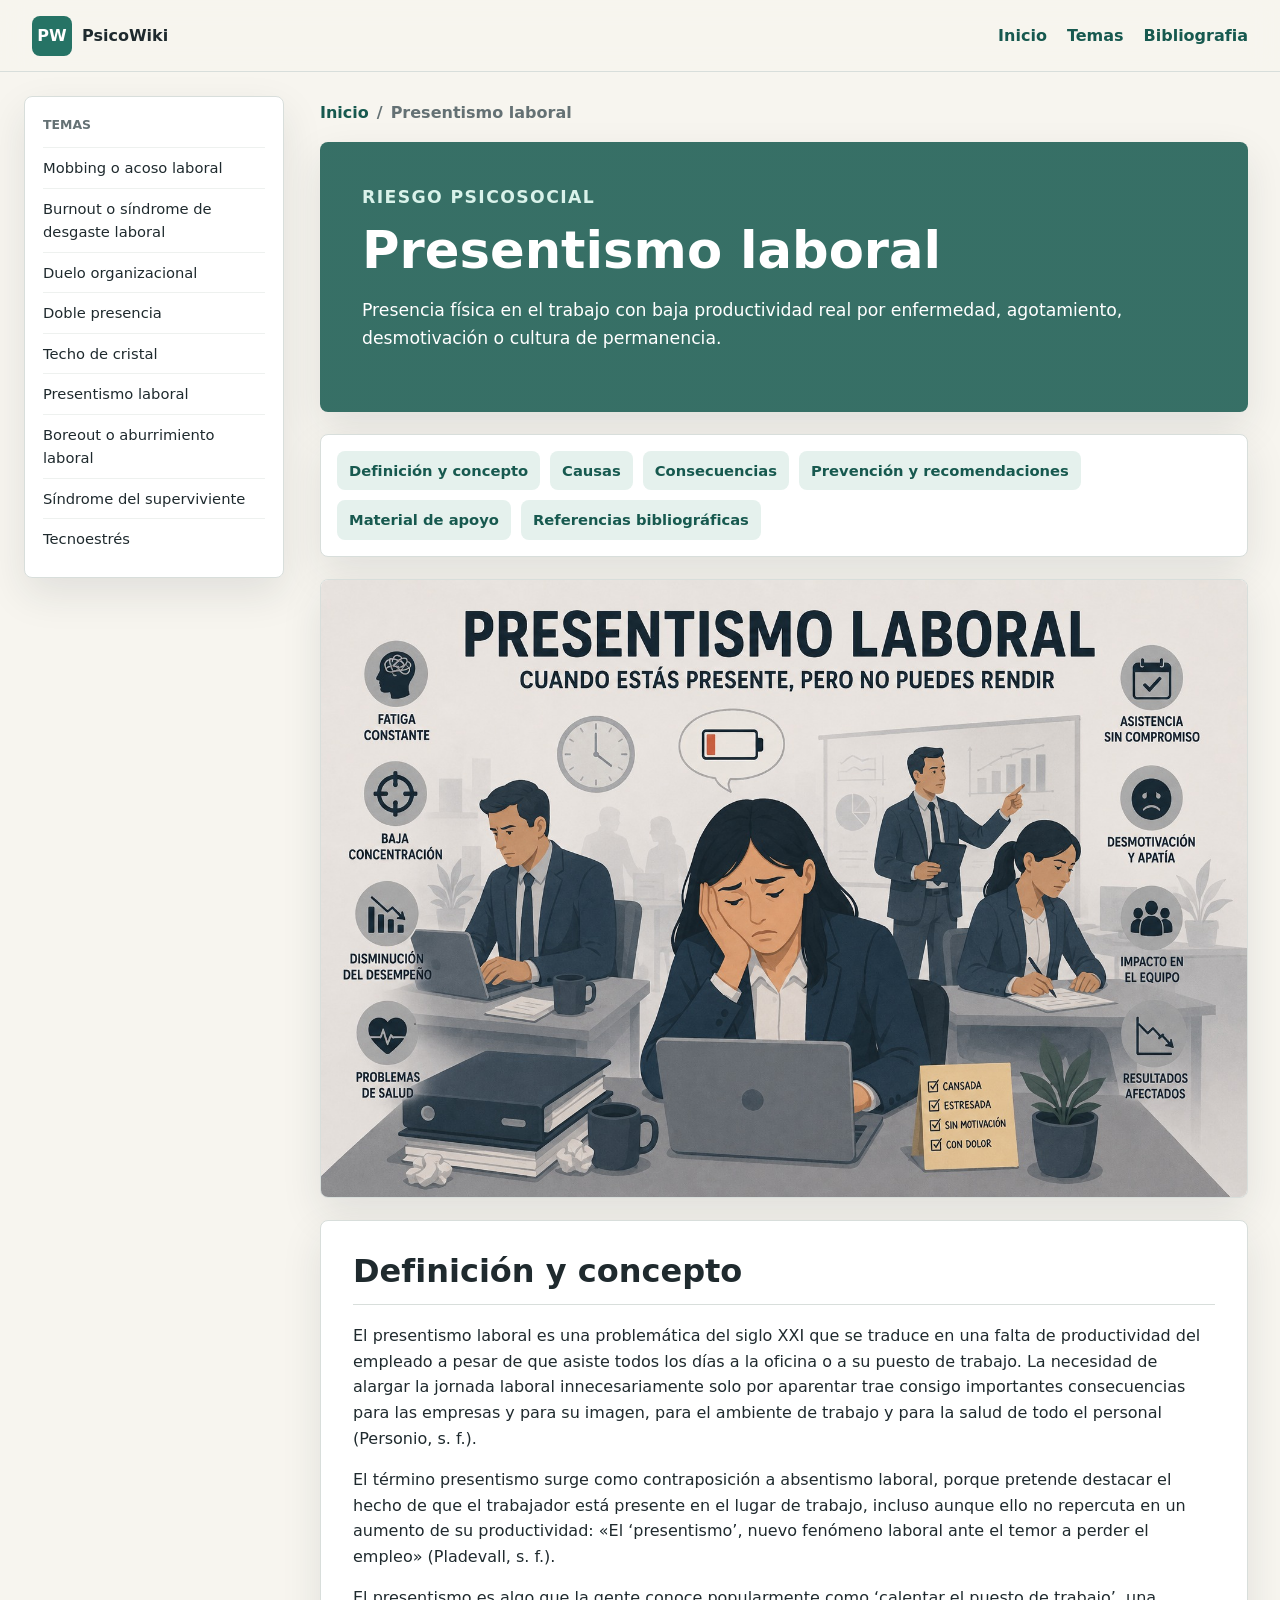
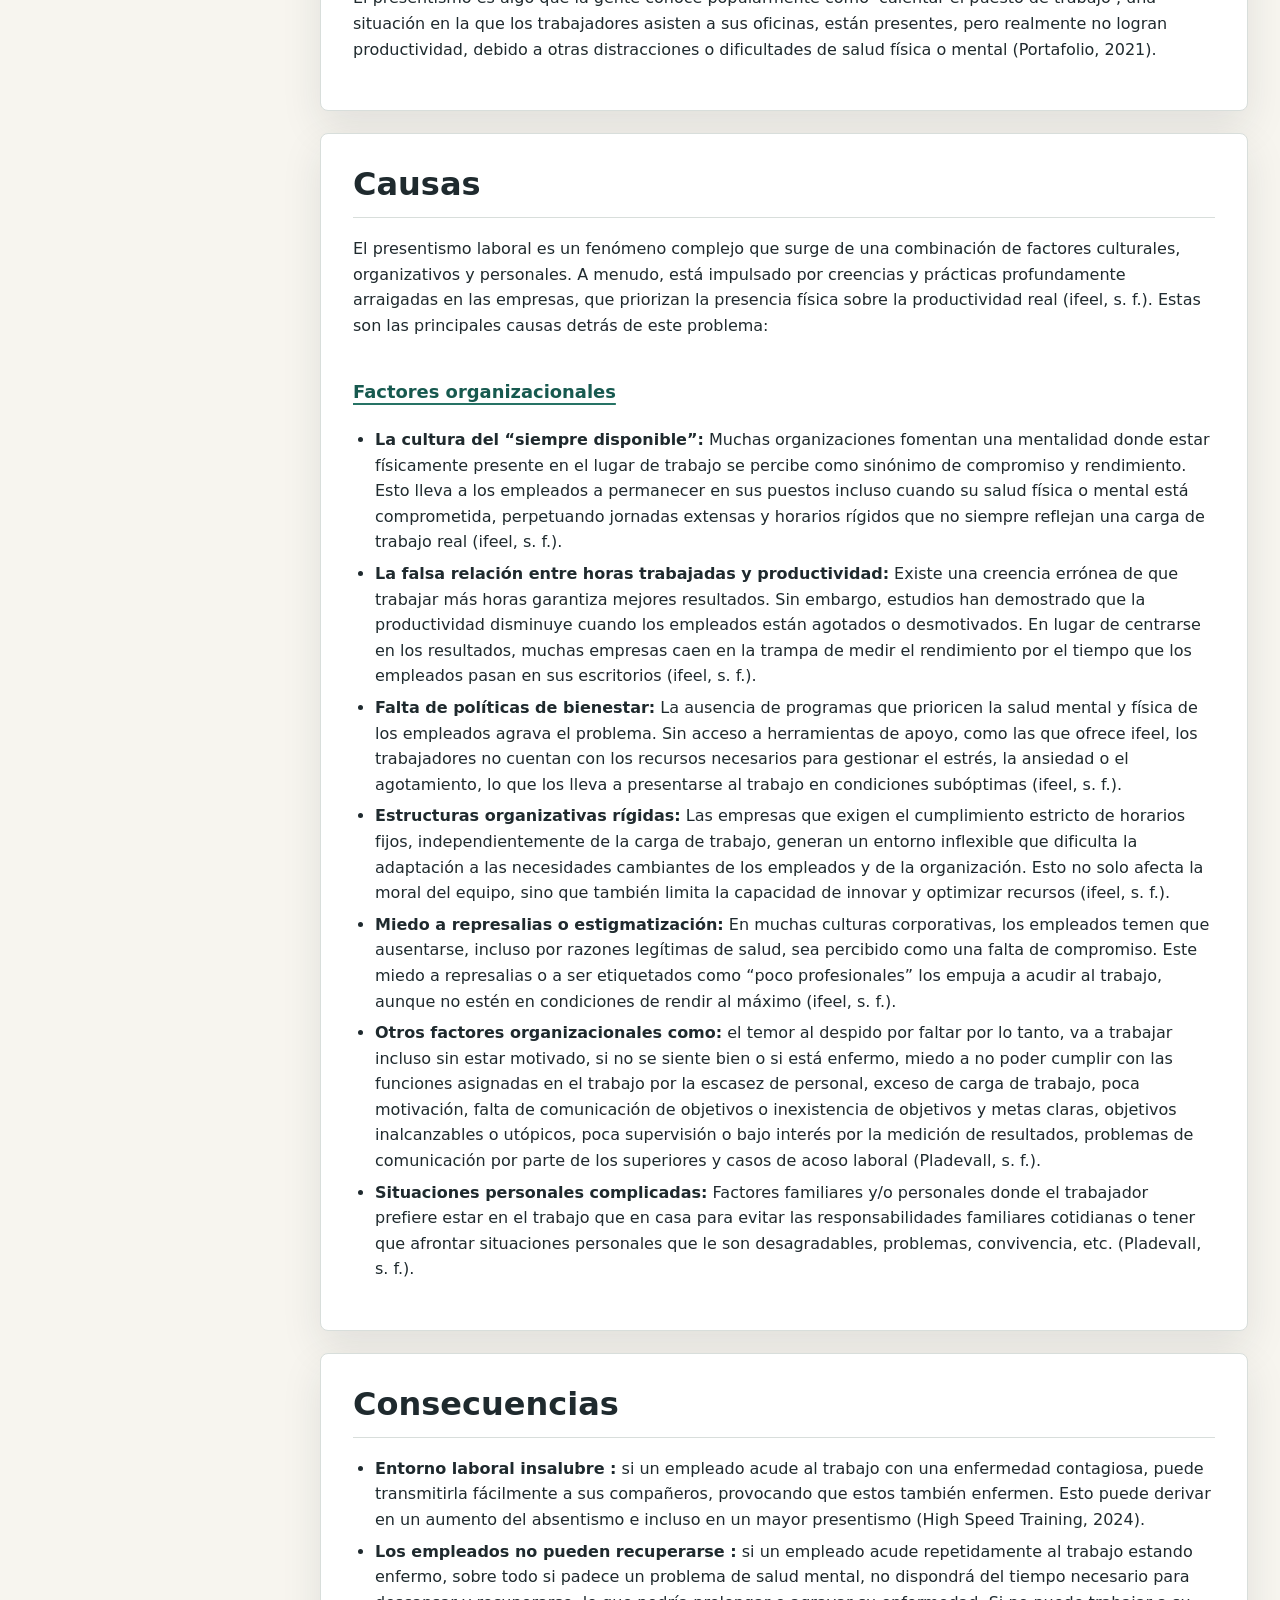
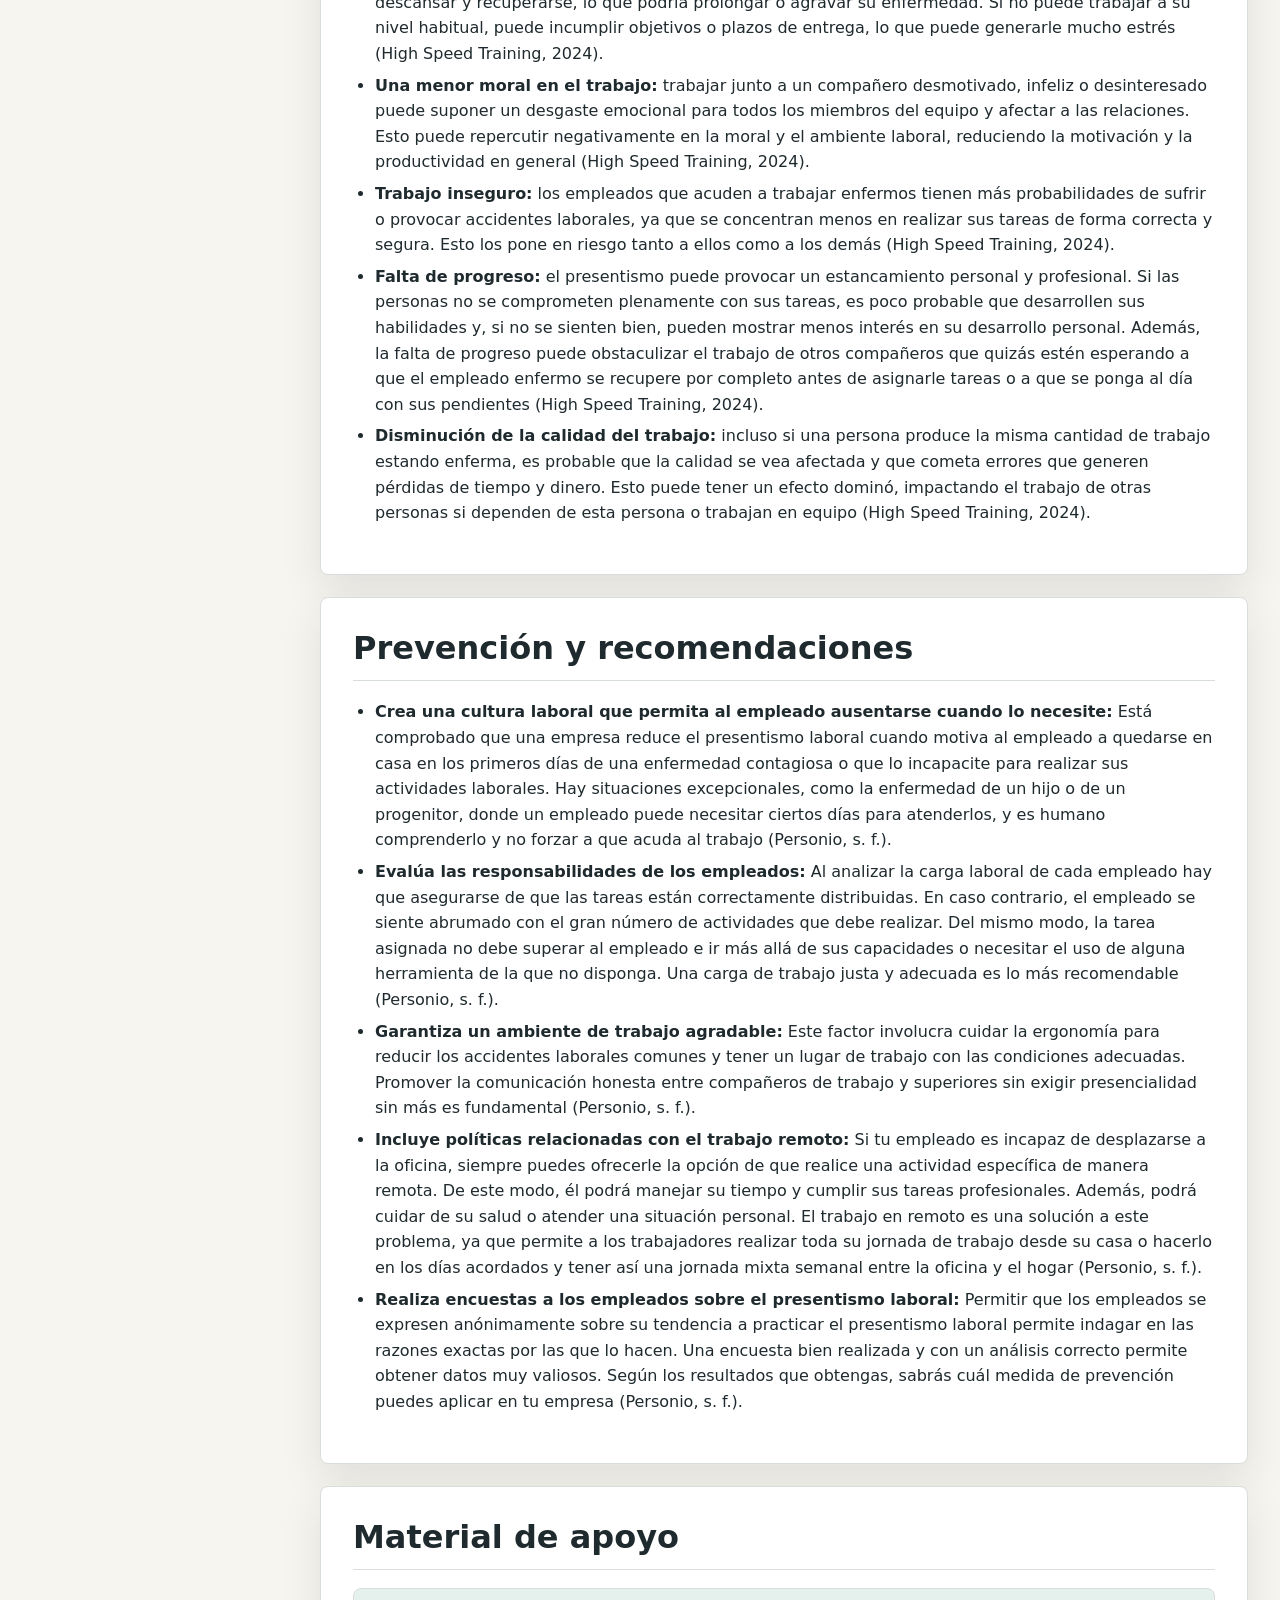
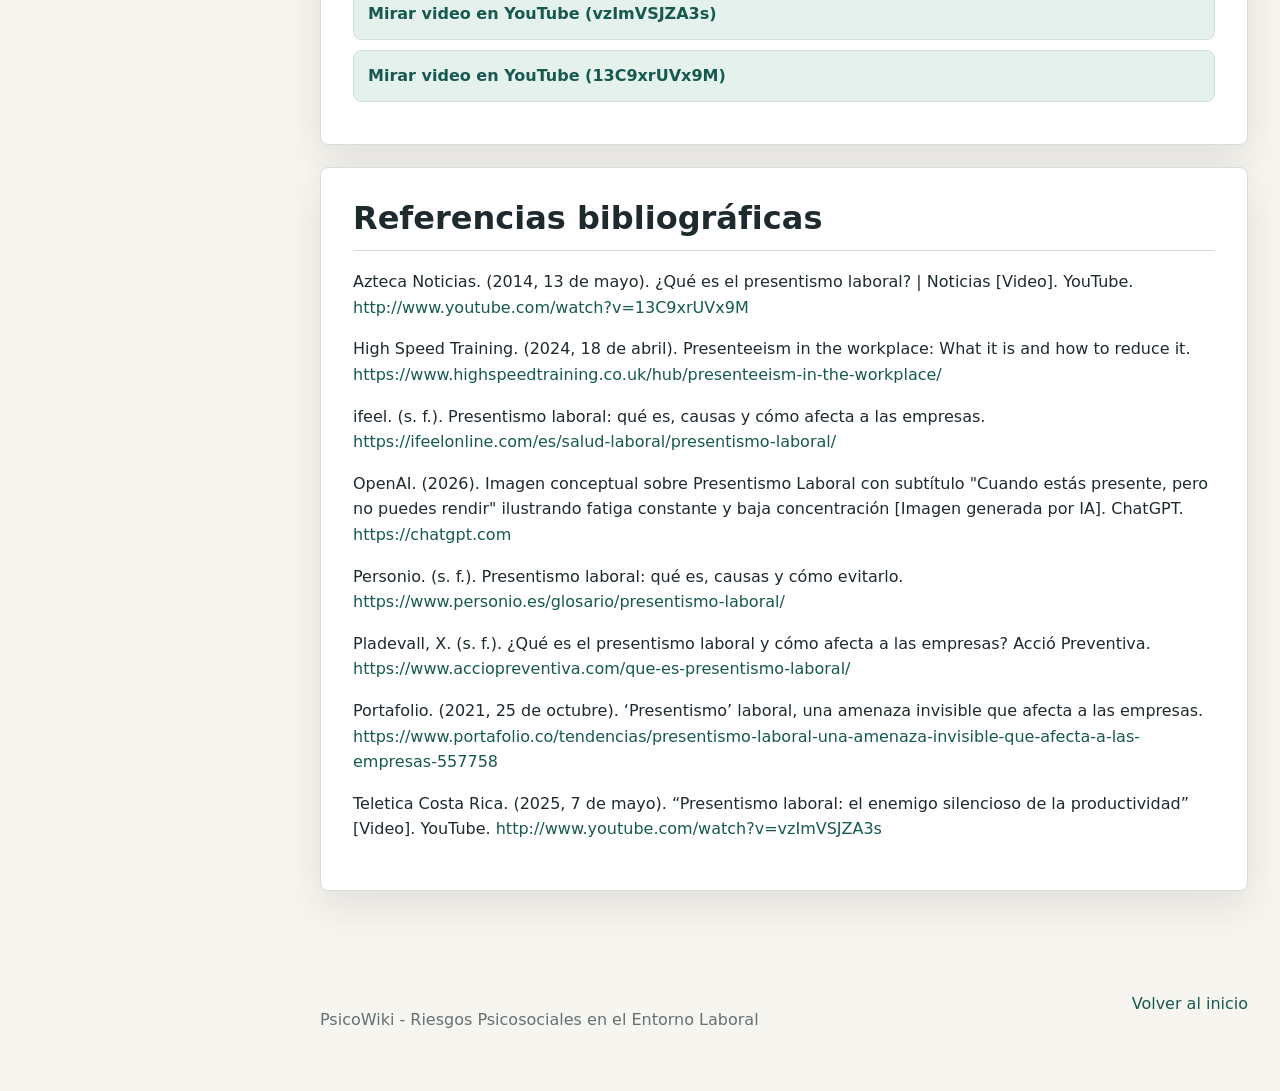
<file: topics/presentismo.html>
<!doctype html>
<html lang="es">
  <head>
    <meta charset="UTF-8" />
    <meta name="viewport" content="width=device-width, initial-scale=1.0" />
    <meta name="description" content="Presencia física en el trabajo con baja productividad real por enfermedad, agotamiento, desmotivación o cultura de permanencia." />
    <title>Presentismo laboral | PsicoWiki</title>
    <link rel="icon" href="../favicon.svg?v=20260627172913" type="image/svg+xml" />
    <link rel="stylesheet" href="../styles.css?v=20260627172913" />
  </head>
  <body>
    <header class="site-header">
      <a class="brand" href="../index.html" aria-label="Ir al inicio">
        <span class="brand-mark">PW</span>
        <span>PsicoWiki</span>
      </a>
      <button class="menu-toggle" type="button" aria-label="Abrir menu" aria-expanded="false">
        <span></span><span></span><span></span>
      </button>
      <nav class="top-nav" aria-label="Navegacion principal">
        <a href="../index.html">Inicio</a>
        <a href="../index.html#temas">Temas</a>
        <a href="../index.html#bibliografia">Bibliografia</a>
      </nav>
    </header>

    <aside class="side-nav" aria-label="Temas de la wiki">
      <p>Temas</p>
      <a class="" href="mobbing.html">Mobbing o acoso laboral</a>
<a class="" href="burnout.html">Burnout o síndrome de desgaste laboral</a>
<a class="" href="duelo.html">Duelo organizacional</a>
<a class="" href="doble-presencia.html">Doble presencia</a>
<a class="" href="techo-cristal.html">Techo de cristal</a>
<a class=" active" href="presentismo.html">Presentismo laboral</a>
<a class="" href="boreout.html">Boreout o aburrimiento laboral</a>
<a class="" href="sindrome-superviviente.html">Síndrome del superviviente</a>
<a class="" href="tecnoestres.html">Tecnoestrés</a>
    </aside>

    <main class="page-shell">
      <article class="topic-page">
        <nav class="breadcrumb" aria-label="Ruta"><a href="../index.html">Inicio</a><span>/</span><span>Presentismo laboral</span></nav>
        <section class="topic-hero">
          <p class="eyebrow">Riesgo psicosocial</p>
          <h1>Presentismo laboral</h1>
          <p>Presencia física en el trabajo con baja productividad real por enfermedad, agotamiento, desmotivación o cultura de permanencia.</p>
        </section>
        <section class="article-toc" aria-label="Contenido de la página">
          <a href="#definicion-y-concepto">Definición y concepto</a><a href="#causas">Causas</a><a href="#consecuencias">Consecuencias</a><a href="#prevencion-y-recomendaciones">Prevención y recomendaciones</a><a href="#material-de-apoyo">Material de apoyo</a><a href="#referencias-bibliograficas">Referencias bibliográficas</a>
        </section>
        <figure class="topic-image">
          <img src="../assets/images/presentismo.jpg" alt="Presentismo laboral" />
        </figure>
        <section class="article-section" id="definicion-y-concepto">
        <h2>Definición y concepto</h2>
        <p>El presentismo laboral es una problemática del siglo XXI que se traduce en una falta de productividad del empleado a pesar de que asiste todos los días a la oficina o a su puesto de trabajo. La necesidad de alargar la jornada laboral innecesariamente solo por aparentar trae consigo importantes consecuencias para las empresas y para su imagen, para el ambiente de trabajo y para la salud de todo el personal (Personio, s. f.).</p>
<p>El término presentismo surge como contraposición a absentismo laboral, porque pretende destacar el hecho de que el trabajador está presente en el lugar de trabajo, incluso aunque ello no repercuta en un aumento de su productividad: «El ‘presentismo’, nuevo fenómeno laboral ante el temor a perder el empleo» (Pladevall, s. f.).</p>
<p>El presentismo es algo que la gente conoce popularmente como ‘calentar el puesto de trabajo’, una situación en la que los trabajadores asisten a sus oficinas, están presentes, pero realmente no logran productividad, debido a otras distracciones o dificultades de salud física o mental (Portafolio, 2021).</p>
      </section>
<section class="article-section" id="causas">
        <h2>Causas</h2>
        <p>El presentismo laboral es un fenómeno complejo que surge de una combinación de factores culturales, organizativos y personales. A menudo, está impulsado por creencias y prácticas profundamente arraigadas en las empresas, que priorizan la presencia física sobre la productividad real (ifeel, s. f.). Estas son las principales causas detrás de este problema:</p>
<h3>Factores organizacionales</h3>
<ul>
  <li><strong>La cultura del “siempre disponible”:</strong>  Muchas organizaciones fomentan una mentalidad donde estar físicamente presente en el lugar de trabajo se percibe como sinónimo de compromiso y rendimiento. Esto lleva a los empleados a permanecer en sus puestos incluso cuando su salud física o mental está comprometida, perpetuando jornadas extensas y horarios rígidos que no siempre reflejan una carga de trabajo real (ifeel, s. f.).</li>
  <li><strong>La falsa relación entre horas trabajadas y productividad:</strong> Existe una creencia errónea de que trabajar más horas garantiza mejores resultados. Sin embargo, estudios han demostrado que la productividad disminuye cuando los empleados están agotados o desmotivados. En lugar de centrarse en los resultados, muchas empresas caen en la trampa de medir el rendimiento por el tiempo que los empleados pasan en sus escritorios (ifeel, s. f.).</li>
  <li><strong>Falta de políticas de bienestar:</strong> La ausencia de programas que prioricen la salud mental y física de los empleados agrava el problema. Sin acceso a herramientas de apoyo, como las que ofrece ifeel, los trabajadores no cuentan con los recursos necesarios para gestionar el estrés, la ansiedad o el agotamiento, lo que los lleva a presentarse al trabajo en condiciones subóptimas (ifeel, s. f.).</li>
  <li><strong>Estructuras organizativas rígidas:</strong> Las empresas que exigen el cumplimiento estricto de horarios fijos, independientemente de la carga de trabajo, generan un entorno inflexible que dificulta la adaptación a las necesidades cambiantes de los empleados y de la organización. Esto no solo afecta la moral del equipo, sino que también limita la capacidad de innovar y optimizar recursos (ifeel, s. f.).</li>
  <li><strong>Miedo a represalias o estigmatización:</strong> En muchas culturas corporativas, los empleados temen que ausentarse, incluso por razones legítimas de salud, sea percibido como una falta de compromiso. Este miedo a represalias o a ser etiquetados como “poco profesionales” los empuja a acudir al trabajo, aunque no estén en condiciones de rendir al máximo (ifeel, s. f.).</li>
  <li><strong>Otros factores organizacionales como:</strong> el temor al despido por faltar por lo tanto, va a trabajar incluso sin estar motivado, si no se siente bien o si está enfermo, miedo a no poder cumplir con las funciones asignadas en el trabajo por la escasez de personal, exceso de carga de trabajo, poca motivación, falta de comunicación de objetivos o inexistencia de objetivos y metas claras, objetivos inalcanzables o utópicos, poca supervisión o bajo interés por la medición de resultados, problemas de comunicación por parte de los superiores y casos de acoso laboral  (Pladevall, s. f.).</li>
  <li><strong>Situaciones personales complicadas:</strong> Factores familiares y/o personales donde el trabajador prefiere estar en el trabajo que en casa para evitar las responsabilidades familiares cotidianas o tener que afrontar situaciones personales que le son desagradables, problemas, convivencia, etc.  (Pladevall, s. f.).</li>
</ul>
</section>
<section class="article-section" id="consecuencias">
        <h2>Consecuencias</h2>
        <ul><li><strong>Entorno laboral insalubre :</strong> si un empleado acude al trabajo con una enfermedad contagiosa, puede transmitirla fácilmente a sus compañeros, provocando que estos también enfermen. Esto puede derivar en un aumento del absentismo e incluso en un mayor presentismo (High Speed Training, 2024).</li><li><strong>Los empleados no pueden recuperarse :</strong> si un empleado acude repetidamente al trabajo estando enfermo, sobre todo si padece un problema de salud mental, no dispondrá del tiempo necesario para descansar y recuperarse, lo que podría prolongar o agravar su enfermedad. Si no puede trabajar a su nivel habitual, puede incumplir objetivos o plazos de entrega, lo que puede generarle mucho estrés (High Speed Training, 2024).</li><li><strong>Una menor moral en el trabajo:</strong> trabajar junto a un compañero desmotivado, infeliz o desinteresado puede suponer un desgaste emocional para todos los miembros del equipo y afectar a las relaciones. Esto puede repercutir negativamente en la moral y el ambiente laboral, reduciendo la motivación y la productividad en general (High Speed Training, 2024).</li><li><strong>Trabajo inseguro:</strong> los empleados que acuden a trabajar enfermos tienen más probabilidades de sufrir o provocar accidentes laborales, ya que se concentran menos en realizar sus tareas de forma correcta y segura. Esto los pone en riesgo tanto a ellos como a los demás (High Speed Training, 2024).</li><li><strong>Falta de progreso:</strong> el presentismo puede provocar un estancamiento personal y profesional. Si las personas no se comprometen plenamente con sus tareas, es poco probable que desarrollen sus habilidades y, si no se sienten bien, pueden mostrar menos interés en su desarrollo personal. Además, la falta de progreso puede obstaculizar el trabajo de otros compañeros que quizás estén esperando a que el empleado enfermo se recupere por completo antes de asignarle tareas o a que se ponga al día con sus pendientes (High Speed Training, 2024).</li><li><strong>Disminución de la calidad del trabajo:</strong> incluso si una persona produce la misma cantidad de trabajo estando enferma, es probable que la calidad se vea afectada y que cometa errores que generen pérdidas de tiempo y dinero. Esto puede tener un efecto dominó, impactando el trabajo de otras personas si dependen de esta persona o trabajan en equipo (High Speed Training, 2024).</li></ul>
      
      </section>
<section class="article-section" id="prevencion-y-recomendaciones">
        <h2>Prevención y recomendaciones</h2>
        <ul><li><strong>Crea una cultura laboral que permita al empleado ausentarse cuando lo necesite:</strong> Está comprobado que una empresa reduce el presentismo laboral cuando motiva al empleado a quedarse en casa en los primeros días de una enfermedad contagiosa o que lo incapacite para realizar sus actividades laborales. Hay situaciones excepcionales, como la enfermedad de un hijo o de un progenitor, donde un empleado puede necesitar ciertos días para atenderlos, y es humano comprenderlo y no forzar a que acuda al trabajo (Personio, s. f.).</li><li><strong>Evalúa las responsabilidades de los empleados:</strong> Al analizar la carga laboral de cada empleado hay que asegurarse de que las tareas están correctamente distribuidas. En caso contrario, el empleado se siente abrumado con el gran número de actividades que debe realizar. Del mismo modo, la tarea asignada no debe superar al empleado e ir más allá de sus capacidades o necesitar el uso de alguna herramienta de la que no disponga. Una carga de trabajo justa y adecuada es lo más recomendable (Personio, s. f.).</li><li><strong>Garantiza un ambiente de trabajo agradable:</strong> Este factor involucra cuidar la ergonomía para reducir los accidentes laborales comunes y tener un lugar de trabajo con las condiciones adecuadas. Promover la comunicación honesta entre compañeros de trabajo y superiores sin exigir presencialidad sin más es fundamental (Personio, s. f.).</li><li><strong>Incluye políticas relacionadas con el trabajo remoto:</strong> Si tu empleado es incapaz de desplazarse a la oficina, siempre puedes ofrecerle la opción de que realice una actividad específica de manera remota. De este modo, él podrá manejar su tiempo y cumplir sus tareas profesionales. Además, podrá cuidar de su salud o atender una situación personal. El trabajo en remoto es una solución a este problema, ya que permite a los trabajadores realizar toda su jornada de trabajo desde su casa o hacerlo en los días acordados y tener así una jornada mixta semanal entre la oficina y el hogar (Personio, s. f.).</li><li><strong>Realiza encuestas a los empleados sobre el presentismo laboral:</strong> Permitir que los empleados se expresen anónimamente sobre su tendencia a practicar el presentismo laboral permite indagar en las razones exactas por las que lo hacen. Una encuesta bien realizada y con un análisis correcto permite obtener datos muy valiosos. Según los resultados que obtengas, sabrás cuál medida de prevención puedes aplicar en tu empresa (Personio, s. f.).</li></ul>
      </section>
<section class="article-section" id="material-de-apoyo">
        <h2>Material de apoyo</h2>
        <a class="resource-link" href="https://www.youtube.com/watch?v=vzImVSJZA3s" target="_blank" rel="noreferrer">Mirar video en YouTube (vzImVSJZA3s)</a>
<a class="resource-link" href="https://www.youtube.com/watch?v=13C9xrUVx9M" target="_blank" rel="noreferrer">Mirar video en YouTube (13C9xrUVx9M)</a>
      </section>
<section class="article-section" id="referencias-bibliograficas">
        <h2>Referencias bibliográficas</h2>
        <p>Azteca Noticias. (2014, 13 de mayo). ¿Qué es el presentismo laboral? | Noticias [Video]. YouTube. <a href="http://www.youtube.com/watch?v=13C9xrUVx9M" target="_blank" rel="noreferrer">http://www.youtube.com/watch?v=13C9xrUVx9M</a></p>
<p>High Speed Training. (2024, 18 de abril). Presenteeism in the workplace: What it is and how to reduce it. <a href="https://www.highspeedtraining.co.uk/hub/presenteeism-in-the-workplace/" target="_blank" rel="noreferrer">https://www.highspeedtraining.co.uk/hub/presenteeism-in-the-workplace/</a></p>
<p>ifeel. (s. f.). Presentismo laboral: qué es, causas y cómo afecta a las empresas. <a href="https://ifeelonline.com/es/salud-laboral/presentismo-laboral/" target="_blank" rel="noreferrer">https://ifeelonline.com/es/salud-laboral/presentismo-laboral/</a></p>
<p>​OpenAI. (2026). Imagen conceptual sobre Presentismo Laboral con subtítulo "Cuando estás presente, pero no puedes rendir" ilustrando fatiga constante y baja concentración [Imagen generada por IA]. ChatGPT.   <a href="https://chatgpt.com" target="_blank" rel="noreferrer">https://chatgpt.com</a></p>
<p>Personio. (s. f.). Presentismo laboral: qué es, causas y cómo evitarlo. <a href="https://www.personio.es/glosario/presentismo-laboral/" target="_blank" rel="noreferrer">https://www.personio.es/glosario/presentismo-laboral/</a></p>
<p>Pladevall, X. (s. f.). ¿Qué es el presentismo laboral y cómo afecta a las empresas? Acció Preventiva. <a href="https://www.acciopreventiva.com/que-es-presentismo-laboral/" target="_blank" rel="noreferrer">https://www.acciopreventiva.com/que-es-presentismo-laboral/</a></p>
<p>Portafolio. (2021, 25 de octubre). ‘Presentismo’ laboral, una amenaza invisible que afecta a las empresas. <a href="https://www.portafolio.co/tendencias/presentismo-laboral-una-amenaza-invisible-que-afecta-a-las-empresas-557758" target="_blank" rel="noreferrer">https://www.portafolio.co/tendencias/presentismo-laboral-una-amenaza-invisible-que-afecta-a-las-empresas-557758</a></p>
<p>Teletica Costa Rica. (2025, 7 de mayo). “Presentismo laboral: el enemigo silencioso de la productividad” [Video]. YouTube. <a href="http://www.youtube.com/watch?v=vzImVSJZA3s" target="_blank" rel="noreferrer">http://www.youtube.com/watch?v=vzImVSJZA3s</a></p>
      </section>
      </article>
    </main>

    <footer>
      <p>PsicoWiki - Riesgos Psicosociales en el Entorno Laboral</p>
      <a href="../index.html">Volver al inicio</a>
    </footer>
    <script src="../script.js?v=20260627172913"></script>
  </body>
</html>
</file>
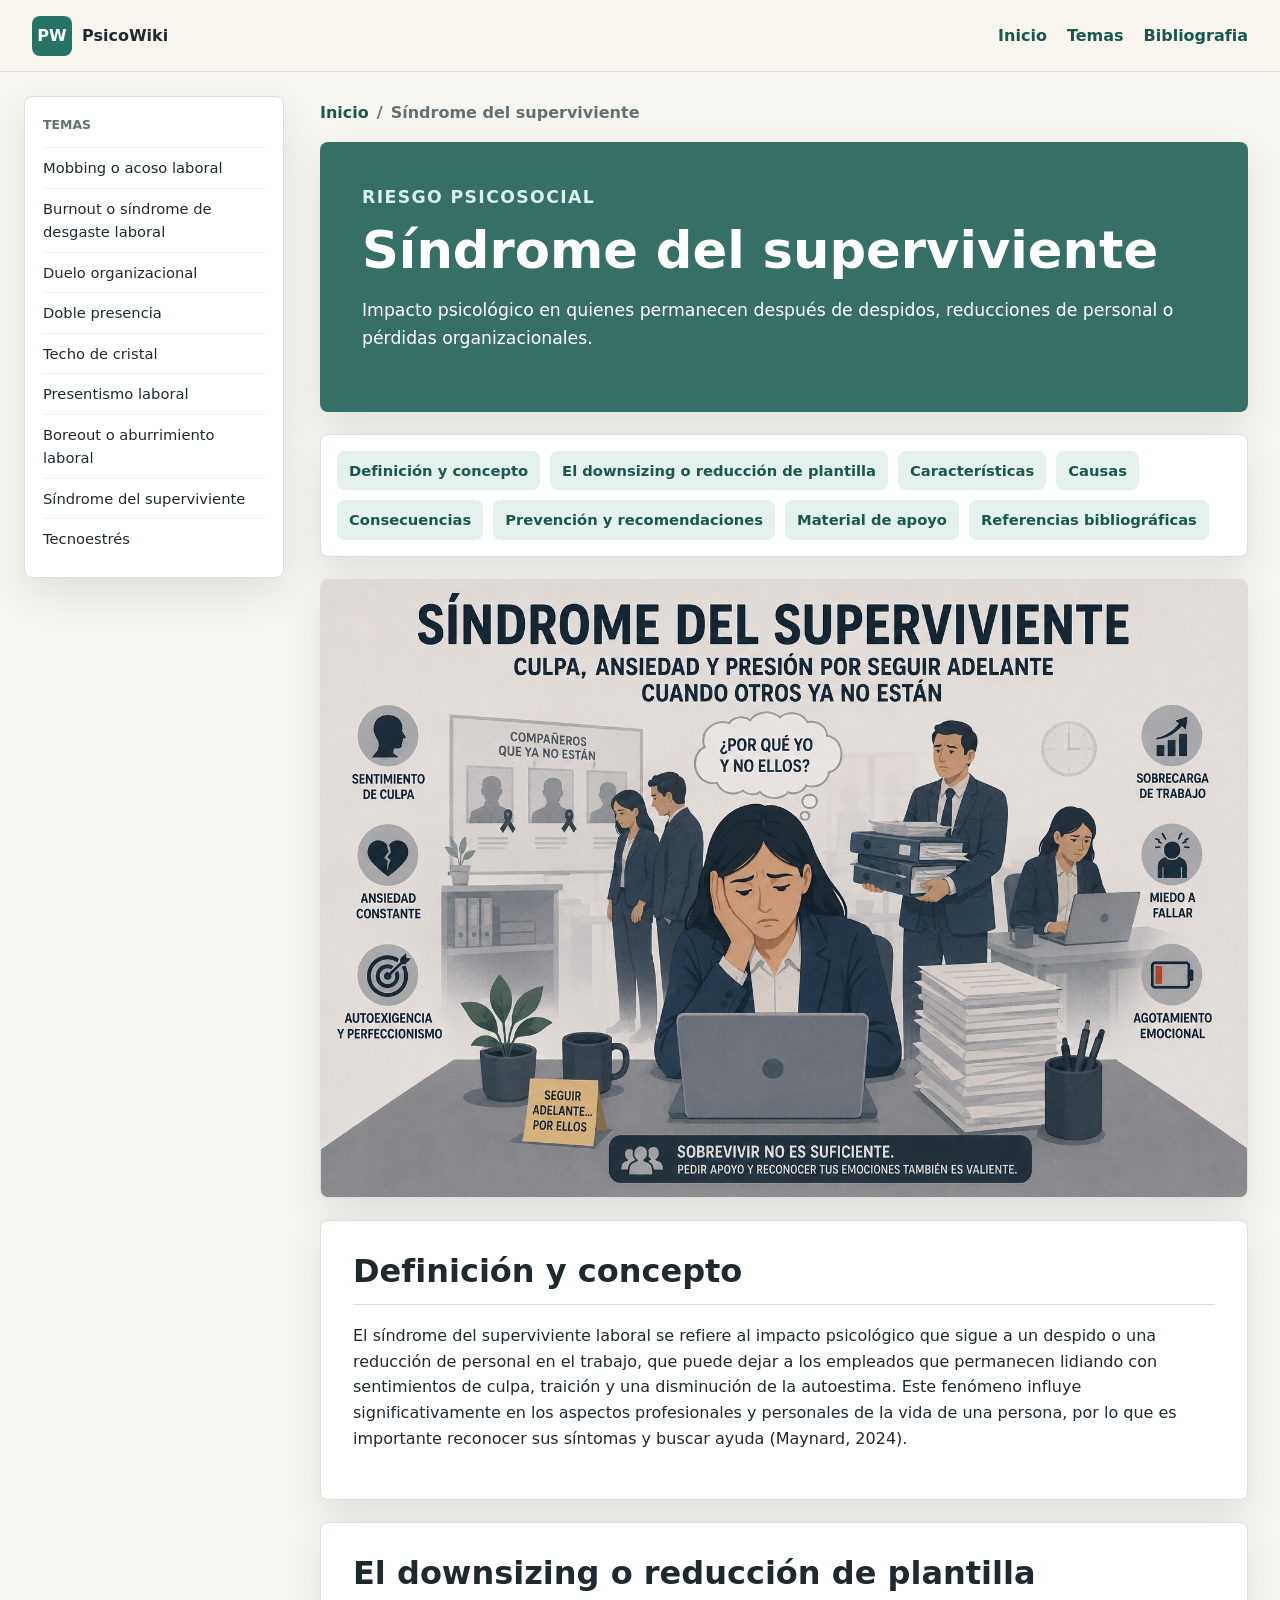
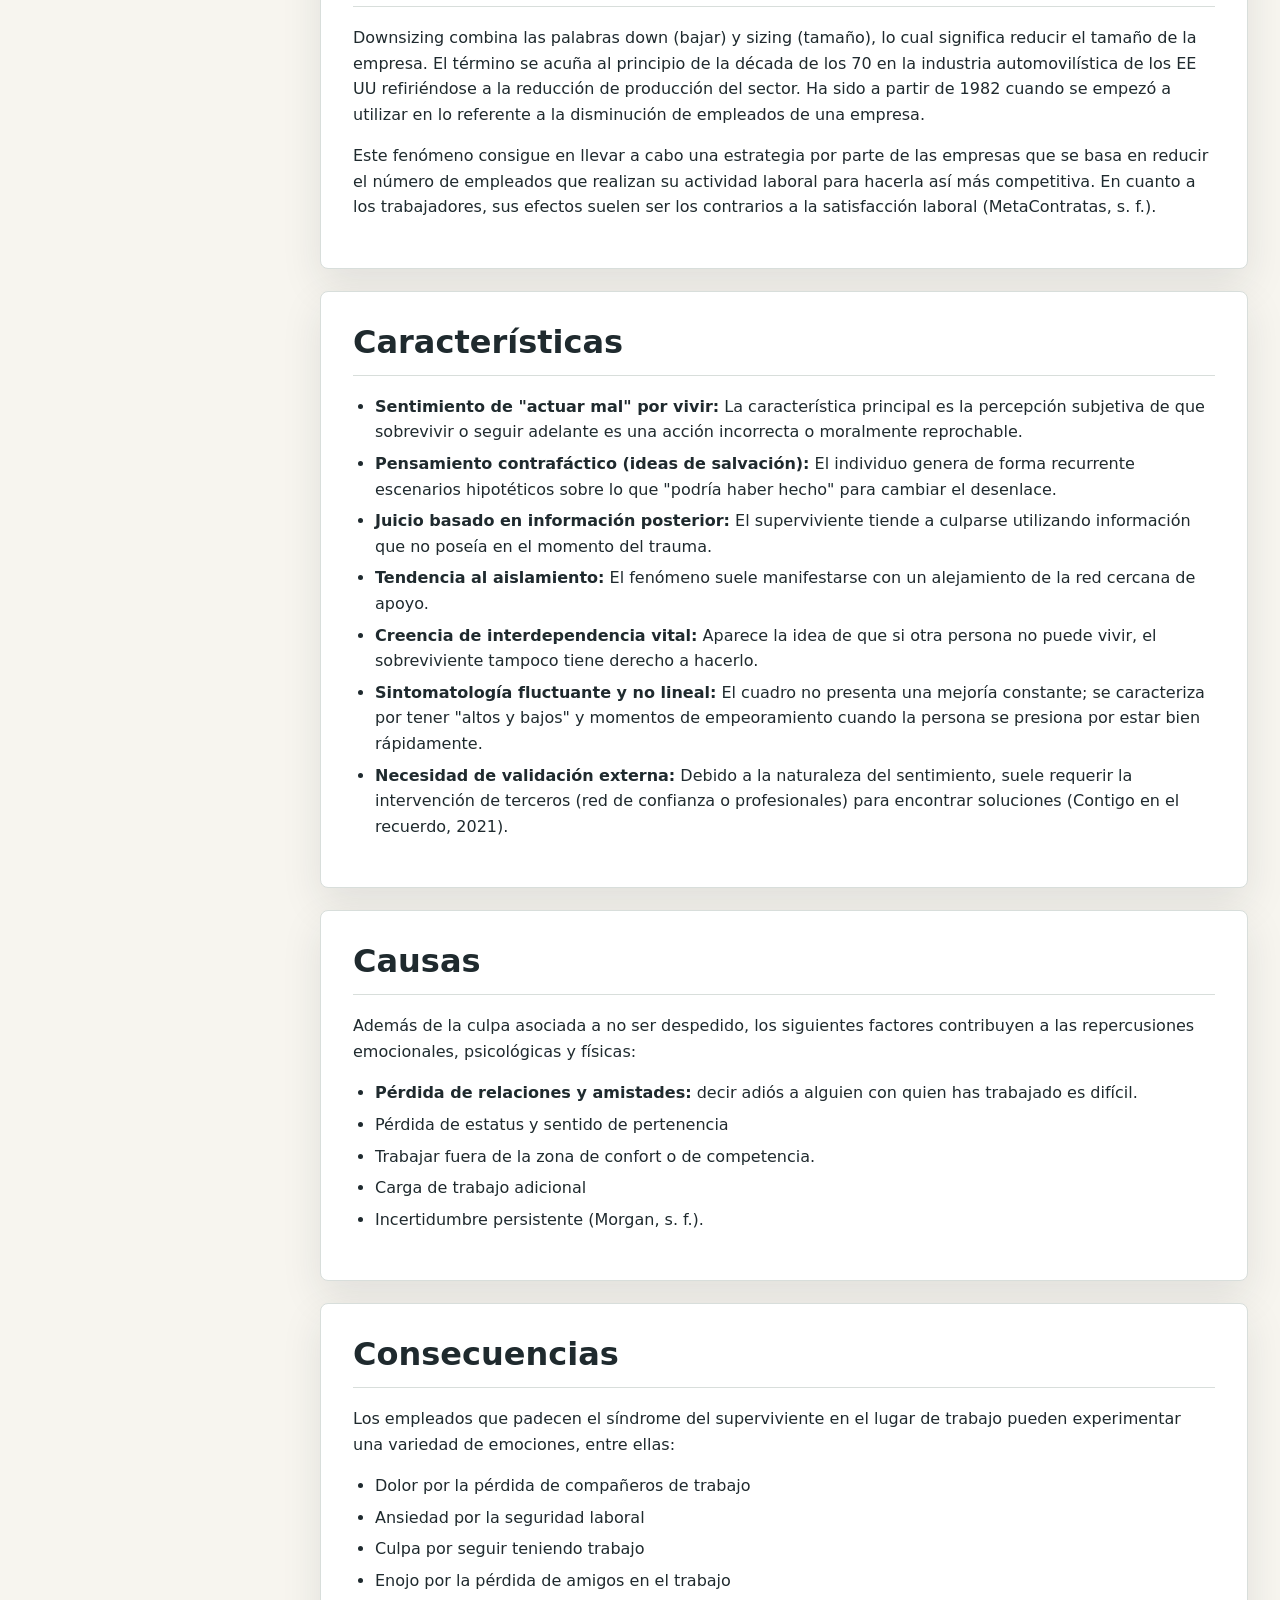
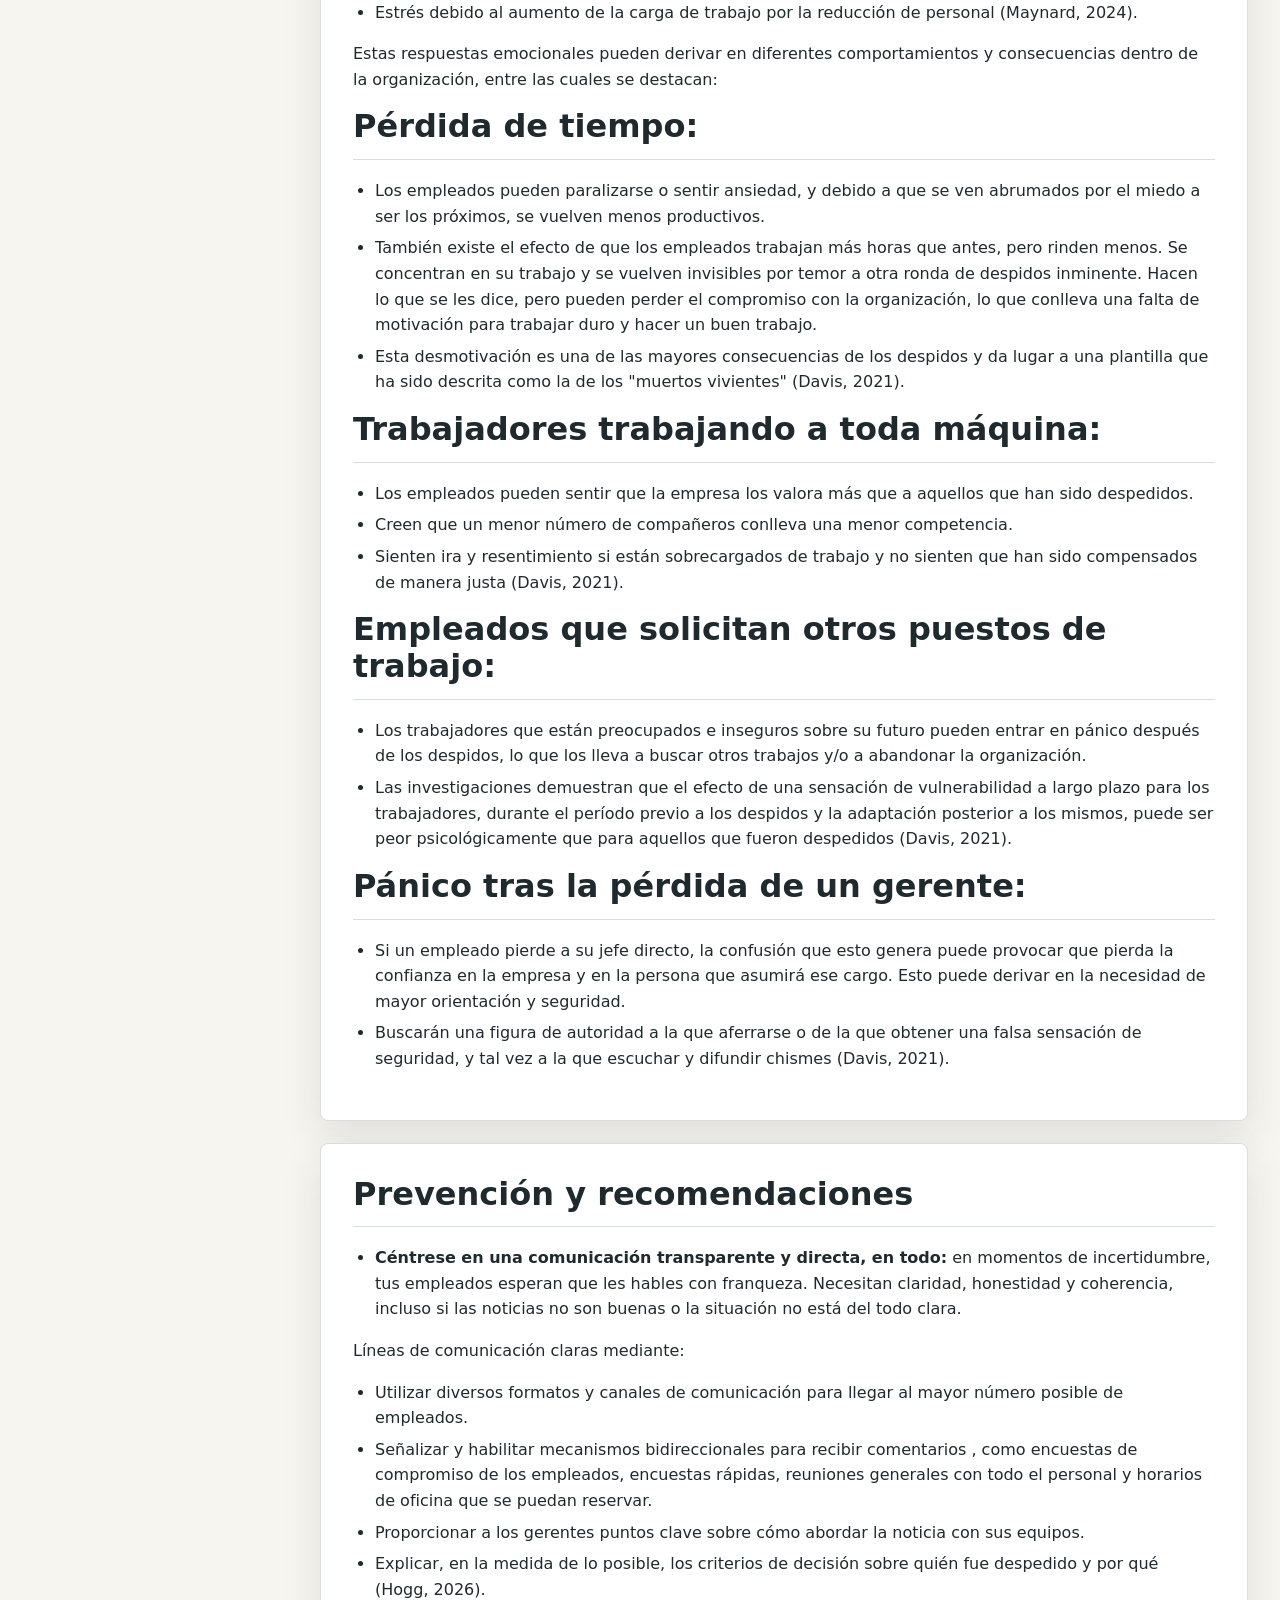
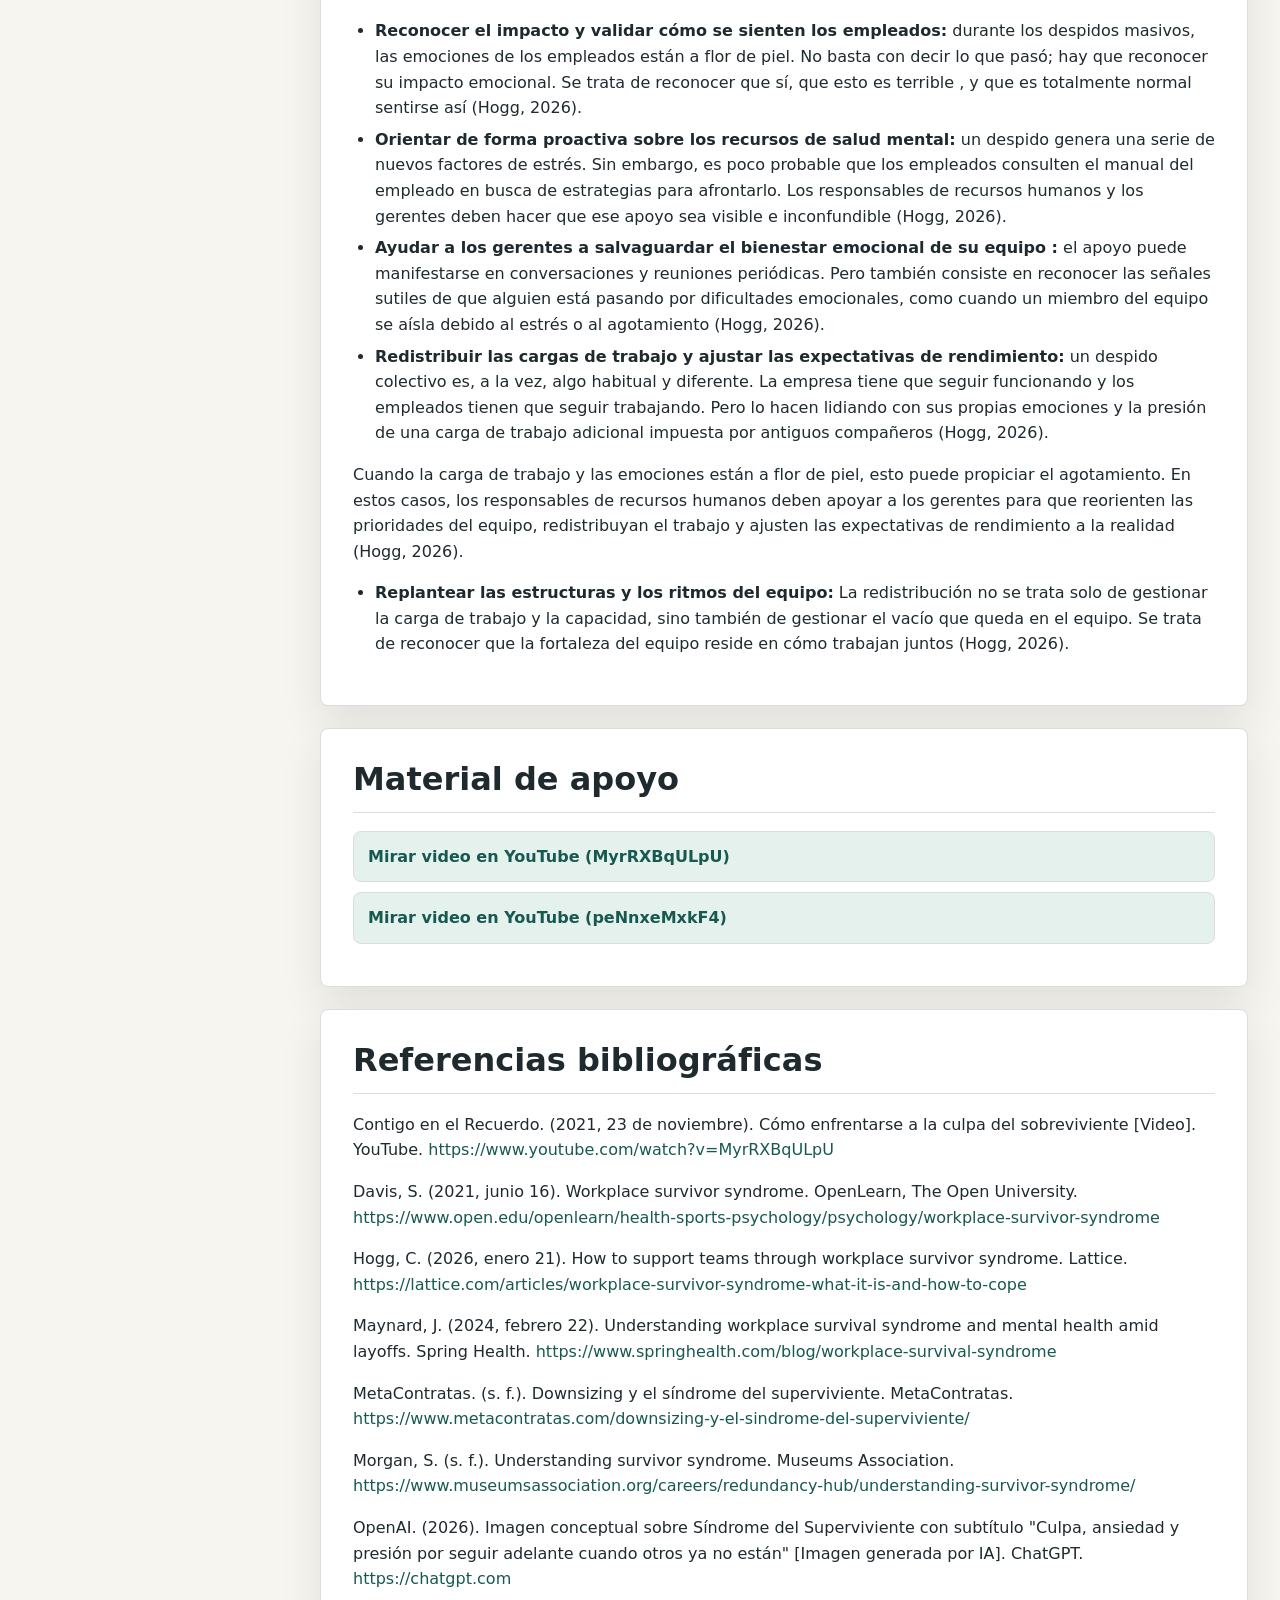
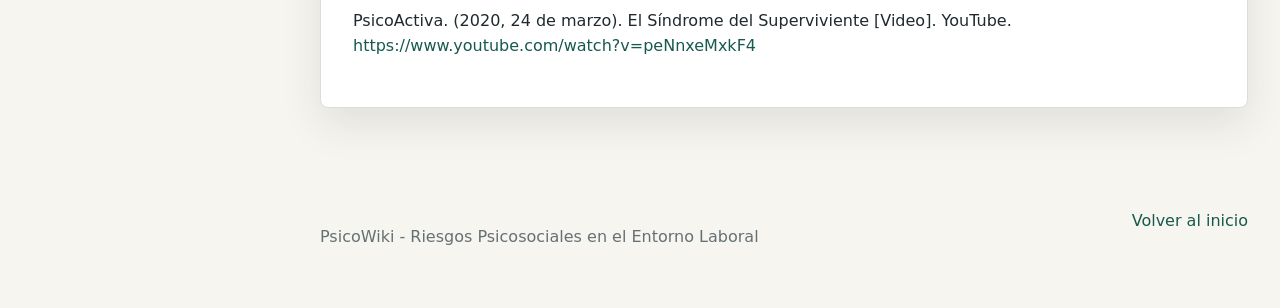
<file: topics/sindrome-superviviente.html>
<!doctype html>
<html lang="es">
  <head>
    <meta charset="UTF-8" />
    <meta name="viewport" content="width=device-width, initial-scale=1.0" />
    <meta name="description" content="Impacto psicológico en quienes permanecen después de despidos, reducciones de personal o pérdidas organizacionales." />
    <title>Síndrome del superviviente | PsicoWiki</title>
    <link rel="icon" href="../favicon.svg?v=20260627172913" type="image/svg+xml" />
    <link rel="stylesheet" href="../styles.css?v=20260627172913" />
  </head>
  <body>
    <header class="site-header">
      <a class="brand" href="../index.html" aria-label="Ir al inicio">
        <span class="brand-mark">PW</span>
        <span>PsicoWiki</span>
      </a>
      <button class="menu-toggle" type="button" aria-label="Abrir menu" aria-expanded="false">
        <span></span><span></span><span></span>
      </button>
      <nav class="top-nav" aria-label="Navegacion principal">
        <a href="../index.html">Inicio</a>
        <a href="../index.html#temas">Temas</a>
        <a href="../index.html#bibliografia">Bibliografia</a>
      </nav>
    </header>

    <aside class="side-nav" aria-label="Temas de la wiki">
      <p>Temas</p>
      <a class="" href="mobbing.html">Mobbing o acoso laboral</a>
<a class="" href="burnout.html">Burnout o síndrome de desgaste laboral</a>
<a class="" href="duelo.html">Duelo organizacional</a>
<a class="" href="doble-presencia.html">Doble presencia</a>
<a class="" href="techo-cristal.html">Techo de cristal</a>
<a class="" href="presentismo.html">Presentismo laboral</a>
<a class="" href="boreout.html">Boreout o aburrimiento laboral</a>
<a class=" active" href="sindrome-superviviente.html">Síndrome del superviviente</a>
<a class="" href="tecnoestres.html">Tecnoestrés</a>
    </aside>

    <main class="page-shell">
      <article class="topic-page">
        <nav class="breadcrumb" aria-label="Ruta"><a href="../index.html">Inicio</a><span>/</span><span>Síndrome del superviviente</span></nav>
        <section class="topic-hero">
          <p class="eyebrow">Riesgo psicosocial</p>
          <h1>Síndrome del superviviente</h1>
          <p>Impacto psicológico en quienes permanecen después de despidos, reducciones de personal o pérdidas organizacionales.</p>
        </section>
        <section class="article-toc" aria-label="Contenido de la página">
          <a href="#definicion-y-concepto">Definición y concepto</a><a href="#el-downsizing-o-reduccion-de-plantilla">El downsizing o reducción de plantilla</a><a href="#caracteristicas">Características</a><a href="#causas">Causas</a><a href="#consecuencias">Consecuencias</a><a href="#prevencion-y-recomendaciones">Prevención y recomendaciones</a><a href="#material-de-apoyo">Material de apoyo</a><a href="#referencias-bibliograficas">Referencias bibliográficas</a>
        </section>
        <figure class="topic-image">
          <img src="../assets/images/sindrome.jpg" alt="Síndrome del superviviente" />
        </figure>
        <section class="article-section" id="definicion-y-concepto">
        <h2>Definición y concepto</h2>
        <p>El síndrome del superviviente laboral se refiere al impacto psicológico que sigue a un despido o una reducción de personal en el trabajo, que puede dejar a los empleados que permanecen lidiando con sentimientos de culpa, traición y una disminución de la autoestima. Este fenómeno influye significativamente en los aspectos profesionales y personales de la vida de una persona, por lo que es importante reconocer sus síntomas y buscar ayuda (Maynard, 2024).</p>
      </section>
<section class="article-section" id="el-downsizing-o-reduccion-de-plantilla">
        <h2>El downsizing o reducción de plantilla</h2>
        <p>Downsizing combina las palabras down (bajar) y sizing (tamaño), lo cual significa reducir el tamaño de la empresa. El término se acuña al principio de la década de los 70 en la industria automovilística de los EE UU refiriéndose a la reducción de producción del sector. Ha sido a partir de 1982 cuando se empezó a utilizar en lo referente a la disminución de empleados de una empresa.</p>
<p>Este fenómeno consigue en llevar a cabo una estrategia por parte de las empresas que se basa en reducir el número de empleados que realizan su actividad laboral para hacerla así más competitiva. En cuanto a los trabajadores, sus efectos suelen ser los contrarios a la satisfacción laboral (MetaContratas, s. f.).</p>
      </section>
<section class="article-section" id="caracteristicas">
        <h2>Características</h2>
        <ul>
  <li><strong>Sentimiento de &quot;actuar mal&quot; por vivir:</strong> La característica principal es la percepción subjetiva de que sobrevivir o seguir adelante es una acción incorrecta o moralmente reprochable.</li>
  <li><strong>Pensamiento contrafáctico (ideas de salvación):</strong> El individuo genera de forma recurrente escenarios hipotéticos sobre lo que &quot;podría haber hecho&quot; para cambiar el desenlace.</li>
  <li><strong>Juicio basado en información posterior:</strong> El superviviente tiende a culparse utilizando información que no poseía en el momento del trauma.</li>
  <li><strong>Tendencia al aislamiento:</strong> El fenómeno suele manifestarse con un alejamiento de la red cercana de apoyo.</li>
  <li><strong>Creencia de interdependencia vital:</strong> Aparece la idea de que si otra persona no puede vivir, el sobreviviente tampoco tiene derecho a hacerlo.</li>
  <li><strong>Sintomatología fluctuante y no lineal:</strong> El cuadro no presenta una mejoría constante; se caracteriza por tener &quot;altos y bajos&quot; y momentos de empeoramiento cuando la persona se presiona por estar bien rápidamente.</li>
  <li><strong>Necesidad de validación externa:</strong> Debido a la naturaleza del sentimiento, suele requerir la intervención de terceros (red de confianza o profesionales) para encontrar soluciones (Contigo en el recuerdo, 2021).</li>
</ul>

</section>
<section class="article-section" id="causas">
        <h2>Causas</h2>
        <p>Además de la culpa asociada a no ser despedido, los siguientes factores contribuyen a las repercusiones emocionales, psicológicas y físicas:</p>
<ul>
  <li><strong>Pérdida de relaciones y amistades:</strong> decir adiós a alguien con quien has trabajado es difícil.</li>
  <li>Pérdida de estatus y sentido de pertenencia</li>
  <li>Trabajar fuera de la zona de confort o de competencia.</li>
  <li>Carga de trabajo adicional</li>
  <li>Incertidumbre persistente (Morgan, s. f.).</li>
</ul>

</section>
<section class="article-section" id="consecuencias">
        <h2>Consecuencias</h2>
        <p>Los empleados que padecen el síndrome del superviviente en el lugar de trabajo pueden experimentar una variedad de emociones, entre ellas:</p>
<ul>
  <li>Dolor por la pérdida de compañeros de trabajo</li>
  <li>Ansiedad por la seguridad laboral</li>
  <li>Culpa por seguir teniendo trabajo</li>
  <li>Enojo por la pérdida de amigos en el trabajo</li>
  <li>Estrés debido al aumento de la carga de trabajo por la reducción de personal (Maynard, 2024).</li>
</ul>
<p>Estas respuestas emocionales pueden derivar en diferentes comportamientos y consecuencias dentro de la organización, entre las cuales se destacan:</p>

<h2>Pérdida de tiempo:</h2>

<ul>
  <li>Los empleados pueden paralizarse o sentir ansiedad, y debido a que se ven abrumados por el miedo a ser los próximos, se vuelven menos productivos.</li>
  <li>También existe el efecto de que los empleados trabajan más horas que antes, pero rinden menos. Se concentran en su trabajo y se vuelven invisibles por temor a otra ronda de despidos inminente. Hacen lo que se les dice, pero pueden perder el compromiso con la organización, lo que conlleva una falta de motivación para trabajar duro y hacer un buen trabajo.</li>
  <li>Esta desmotivación es una de las mayores consecuencias de los despidos y da lugar a una plantilla que ha sido descrita como la de los "muertos vivientes" (Davis, 2021).</li>
</ul>


<h2>Trabajadores trabajando a toda máquina:</h2>

<ul>
  <li>Los empleados pueden sentir que la empresa los valora más que a aquellos que han sido despedidos.</li>
  <li>Creen que un menor número de compañeros conlleva una menor competencia.</li>
  <li>Sienten ira y resentimiento si están sobrecargados de trabajo y no sienten que han sido compensados ​​de manera justa (Davis, 2021).</li>
</ul>

<h2>Empleados que solicitan otros puestos de trabajo:</h2>


<ul>
  <li>Los trabajadores que están preocupados e inseguros sobre su futuro pueden entrar en pánico después de los despidos, lo que los lleva a buscar otros trabajos y/o a abandonar la organización.</li>
  <li>Las investigaciones demuestran que el efecto de una sensación de vulnerabilidad a largo plazo para los trabajadores, durante el período previo a los despidos y la adaptación posterior a los mismos, puede ser peor psicológicamente que para aquellos que fueron despedidos (Davis, 2021).</li>
</ul>



<h2>Pánico tras la pérdida de un gerente:</h2>

<ul>
  <li>Si un empleado pierde a su jefe directo, la confusión que esto genera puede provocar que pierda la confianza en la empresa y en la persona que asumirá ese cargo. Esto puede derivar en la necesidad de mayor orientación y seguridad.</li>
  <li>Buscarán una figura de autoridad a la que aferrarse o de la que obtener una falsa sensación de seguridad, y tal vez a la que escuchar y difundir chismes (Davis, 2021).</li>
</ul>

</section>
<section class="article-section" id="prevencion-y-recomendaciones">
        <h2>Prevención y recomendaciones</h2>
        <ul><li><strong>Céntrese en una comunicación transparente y directa, en todo:</strong> en momentos de incertidumbre, tus empleados esperan que les hables con franqueza. Necesitan claridad, honestidad y coherencia, incluso si las noticias no son buenas o la situación no está del todo clara.</li></ul>
<p>Líneas de comunicación claras mediante:</p>
<ul>
  <li>Utilizar diversos formatos y canales de comunicación para llegar al mayor número posible de empleados.</li>
  <li>Señalizar y habilitar mecanismos bidireccionales para recibir comentarios , como encuestas de compromiso de los empleados, encuestas rápidas, reuniones generales con todo el personal y horarios de oficina que se puedan reservar.</li>
  <li>Proporcionar a los gerentes puntos clave sobre cómo abordar la noticia con sus equipos.</li>
  <li>Explicar, en la medida de lo posible, los criterios de decisión sobre quién fue despedido y por qué (Hogg, 2026).</li>
</ul>


<ul><li><strong>Reconocer el impacto y validar cómo se sienten los empleados:</strong> durante los despidos masivos, las emociones de los empleados están a flor de piel. No basta con decir lo que pasó; hay que reconocer su impacto emocional. Se trata de reconocer que sí, que esto es terrible , y que es totalmente normal sentirse así (Hogg, 2026).</li><li><strong>Orientar de forma proactiva sobre los recursos de salud mental:</strong> un despido genera una serie de nuevos factores de estrés. Sin embargo, es poco probable que los empleados consulten el manual del empleado en busca de estrategias para afrontarlo. Los responsables de recursos humanos y los gerentes deben hacer que ese apoyo sea visible e inconfundible (Hogg, 2026).</li><li><strong>Ayudar a los gerentes a salvaguardar el bienestar emocional de su equipo :</strong> el apoyo puede manifestarse en conversaciones y reuniones periódicas. Pero también consiste en reconocer las señales sutiles de que alguien está pasando por dificultades emocionales, como cuando un miembro del equipo se aísla debido al estrés o al agotamiento (Hogg, 2026).</li><li><strong>Redistribuir las cargas de trabajo y ajustar las expectativas de rendimiento:</strong> un despido colectivo es, a la vez, algo habitual y diferente. La empresa tiene que seguir funcionando y los empleados tienen que seguir trabajando. Pero lo hacen lidiando con sus propias emociones y la presión de una carga de trabajo adicional impuesta por antiguos compañeros (Hogg, 2026).</li></ul>
<p>Cuando la carga de trabajo y las emociones están a flor de piel, esto puede propiciar el agotamiento. En estos casos, los responsables de recursos humanos deben apoyar a los gerentes para que reorienten las prioridades del equipo, redistribuyan el trabajo y ajusten las expectativas de rendimiento a la realidad (Hogg, 2026).</p>
<ul><li><strong>Replantear las estructuras y los ritmos del equipo:</strong> La redistribución no se trata solo de gestionar la carga de trabajo y la capacidad, sino también de gestionar el vacío que queda en el equipo. Se trata de reconocer que la fortaleza del equipo reside en cómo trabajan juntos (Hogg, 2026).</li></ul>
      </section>
<section class="article-section" id="material-de-apoyo">
        <h2>Material de apoyo</h2>
        <a class="resource-link" href="https://www.youtube.com/watch?v=MyrRXBqULpU" target="_blank" rel="noreferrer">Mirar video en YouTube (MyrRXBqULpU)</a>
<a class="resource-link" href="https://www.youtube.com/watch?v=peNnxeMxkF4" target="_blank" rel="noreferrer">Mirar video en YouTube (peNnxeMxkF4)</a>
      </section>
<section class="article-section" id="referencias-bibliograficas">
        <h2>Referencias bibliográficas</h2>
        <p>Contigo en el Recuerdo. (2021, 23 de noviembre). Cómo enfrentarse a la culpa del sobreviviente [Video]. YouTube. <a href="https://www.youtube.com/watch?v=MyrRXBqULpU" target="_blank" rel="noreferrer">https://www.youtube.com/watch?v=MyrRXBqULpU</a></p>
<p>Davis, S. (2021, junio 16). Workplace survivor syndrome. OpenLearn, The Open University. <a href="https://www.open.edu/openlearn/health-sports-psychology/psychology/workplace-survivor-syndrome" target="_blank" rel="noreferrer">https://www.open.edu/openlearn/health-sports-psychology/psychology/workplace-survivor-syndrome</a></p>
<p>Hogg, C. (2026, enero 21). How to support teams through workplace survivor syndrome. Lattice. <a href="https://lattice.com/articles/workplace-survivor-syndrome-what-it-is-and-how-to-cope" target="_blank" rel="noreferrer">https://lattice.com/articles/workplace-survivor-syndrome-what-it-is-and-how-to-cope</a></p>
<p>Maynard, J. (2024, febrero 22). Understanding workplace survival syndrome and mental health amid layoffs. Spring Health. <a href="https://www.springhealth.com/blog/workplace-survival-syndrome" target="_blank" rel="noreferrer">https://www.springhealth.com/blog/workplace-survival-syndrome</a></p>
<p>MetaContratas. (s. f.). Downsizing y el síndrome del superviviente. MetaContratas. <a href="https://www.metacontratas.com/downsizing-y-el-sindrome-del-superviviente/" target="_blank" rel="noreferrer">https://www.metacontratas.com/downsizing-y-el-sindrome-del-superviviente/</a></p>
<p>Morgan, S. (s. f.). Understanding survivor syndrome. Museums Association. <a href="https://www.museumsassociation.org/careers/redundancy-hub/understanding-survivor-syndrome/" target="_blank" rel="noreferrer">https://www.museumsassociation.org/careers/redundancy-hub/understanding-survivor-syndrome/</a></p>
<p>​OpenAI. (2026). Imagen conceptual sobre Síndrome del Superviviente con subtítulo "Culpa, ansiedad y presión por seguir adelante cuando otros ya no están" [Imagen generada por IA]. ChatGPT. <a href="https://chatgpt.com" target="_blank" rel="noreferrer">https://chatgpt.com</a></p>
<p>PsicoActiva. (2020, 24 de marzo). El Síndrome del Superviviente [Video]. YouTube. <a href="https://www.youtube.com/watch?v=peNnxeMxkF4" target="_blank" rel="noreferrer">https://www.youtube.com/watch?v=peNnxeMxkF4</a></p>
      </section>
      </article>
    </main>

    <footer>
      <p>PsicoWiki - Riesgos Psicosociales en el Entorno Laboral</p>
      <a href="../index.html">Volver al inicio</a>
    </footer>
    <script src="../script.js?v=20260627172913"></script>
  </body>
</html>
</file>
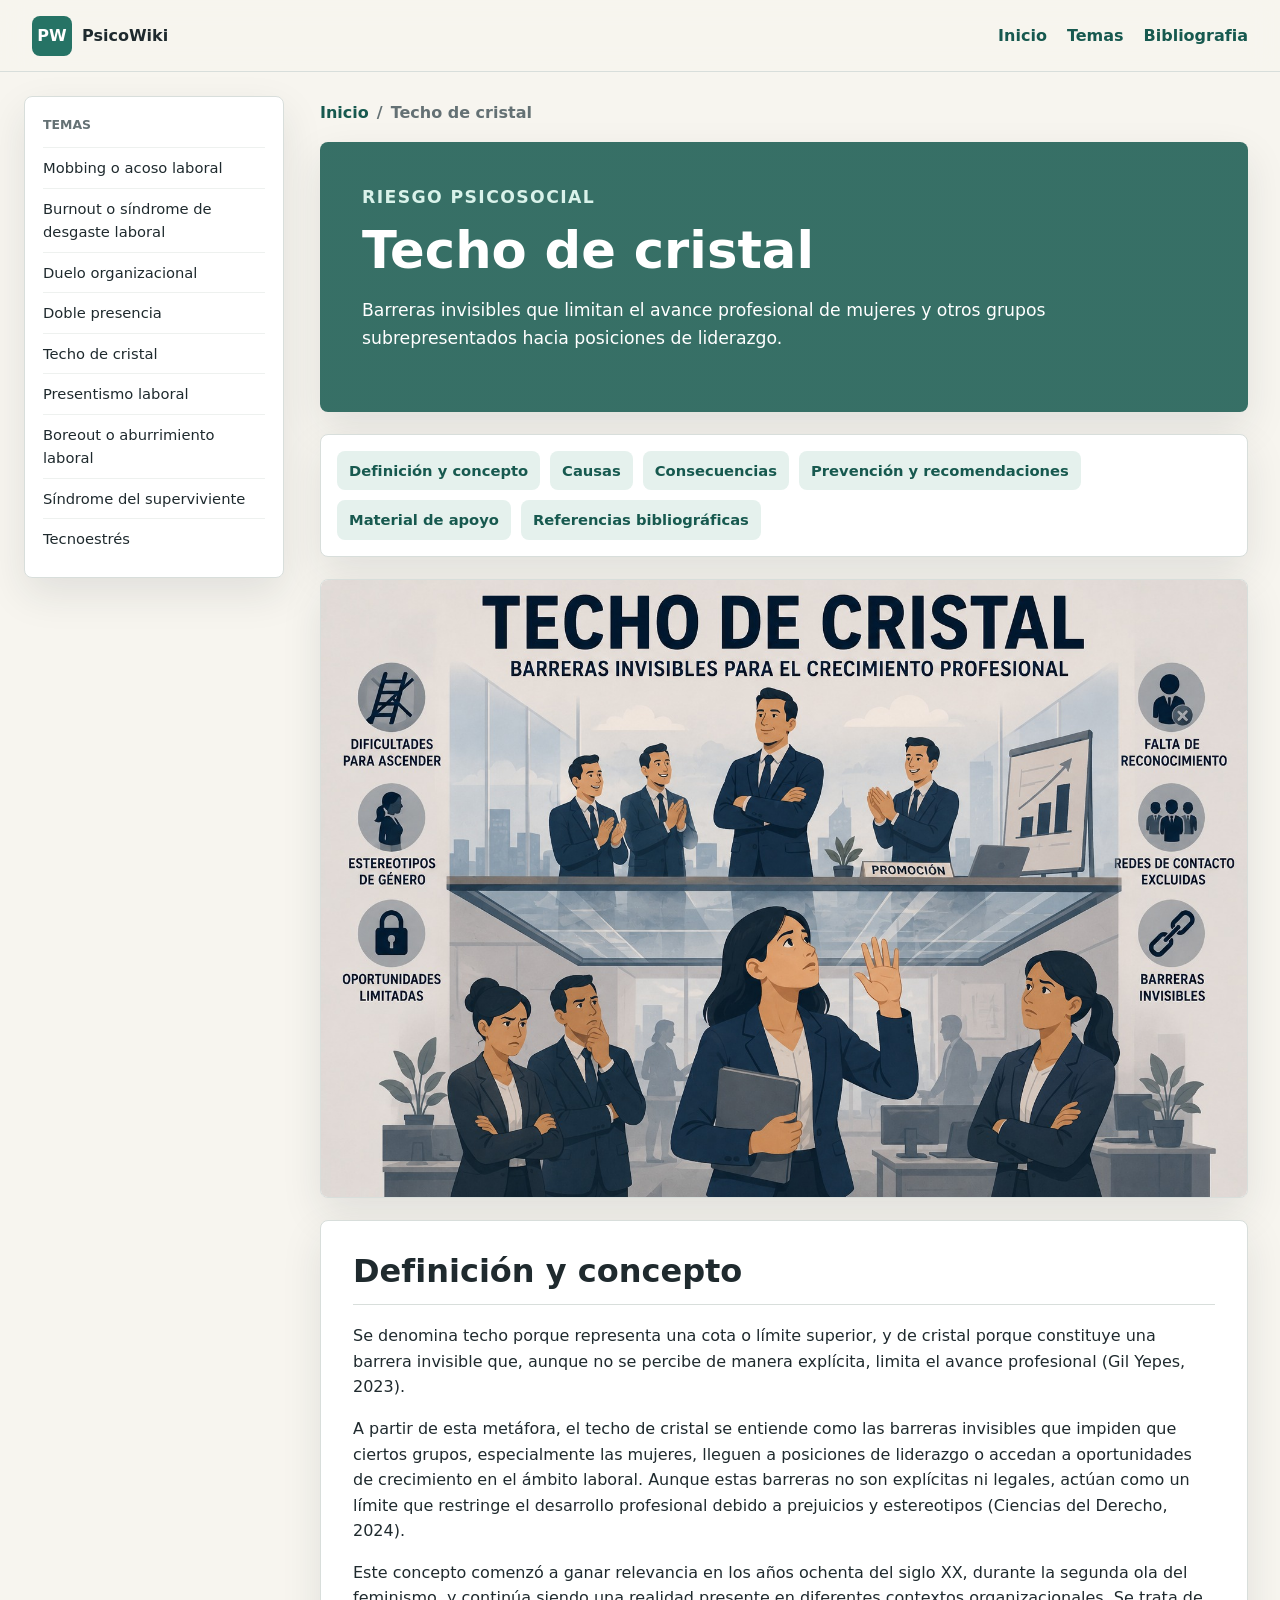
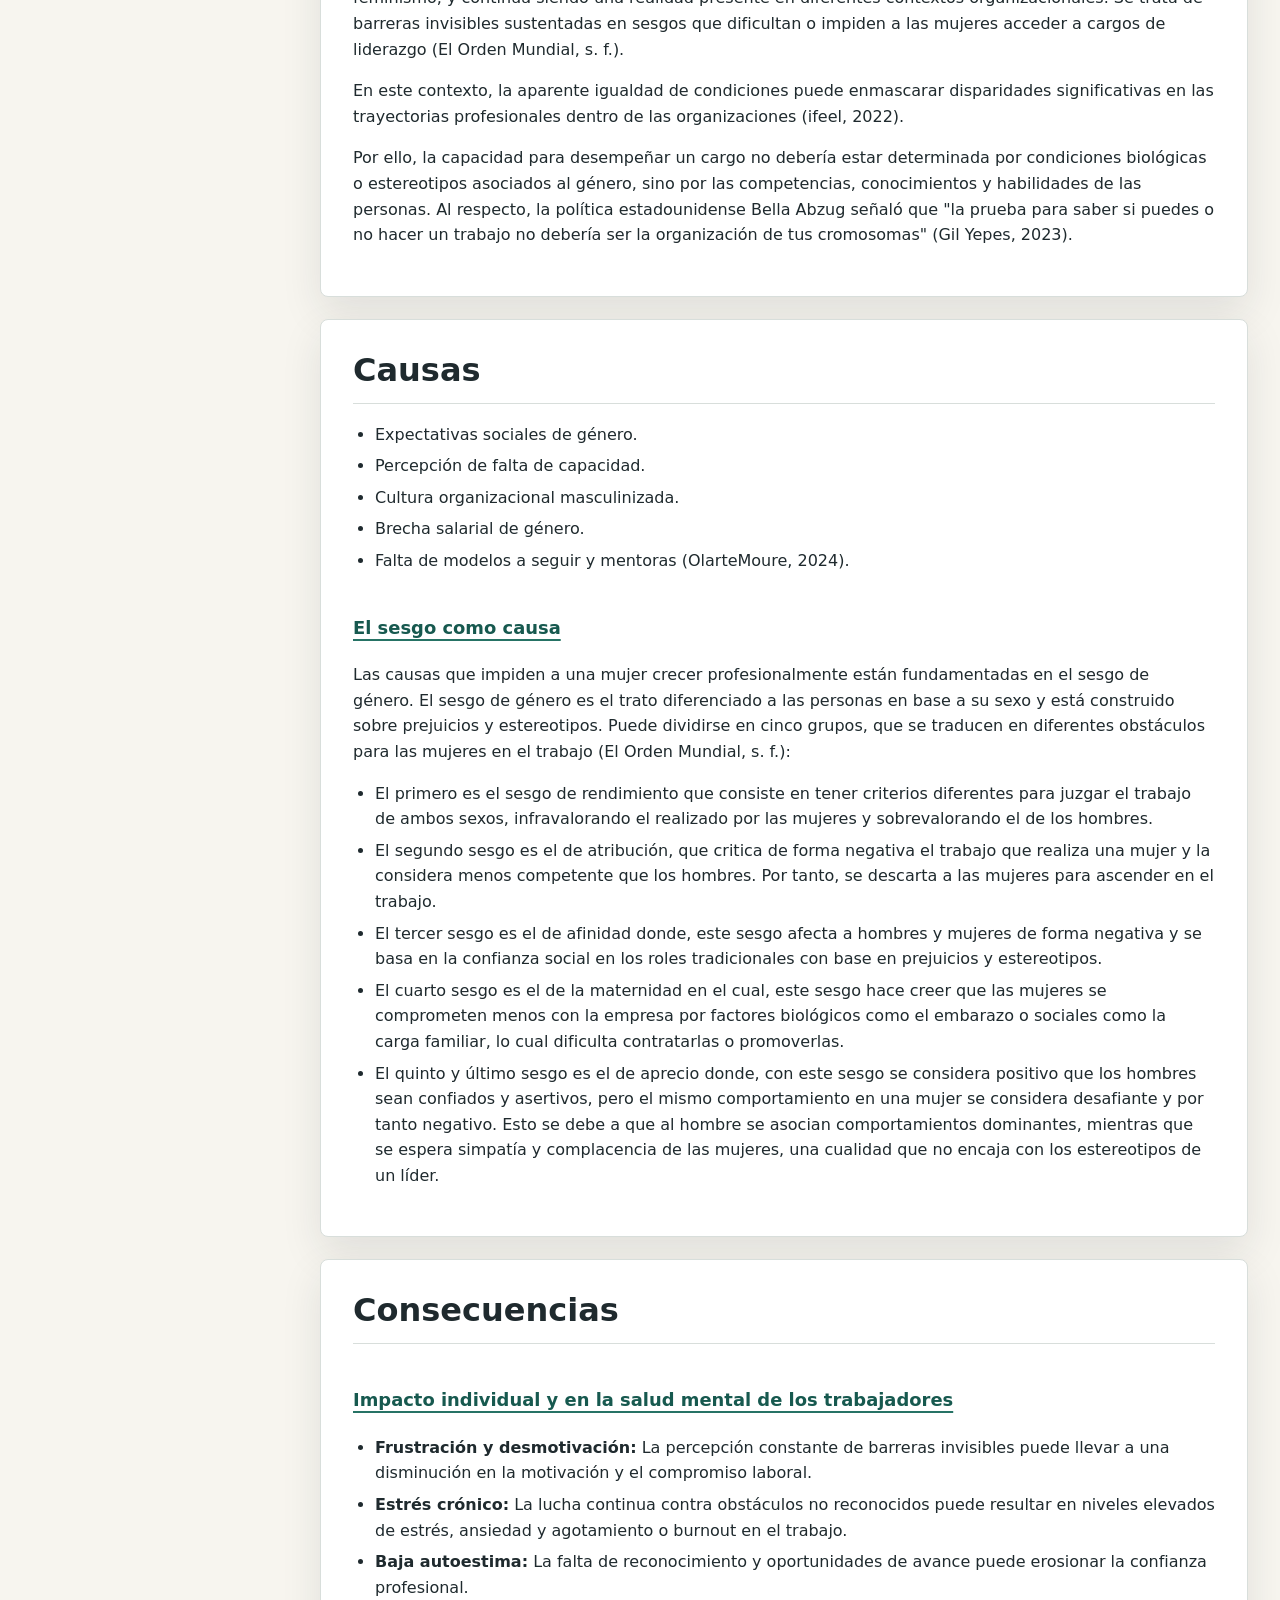
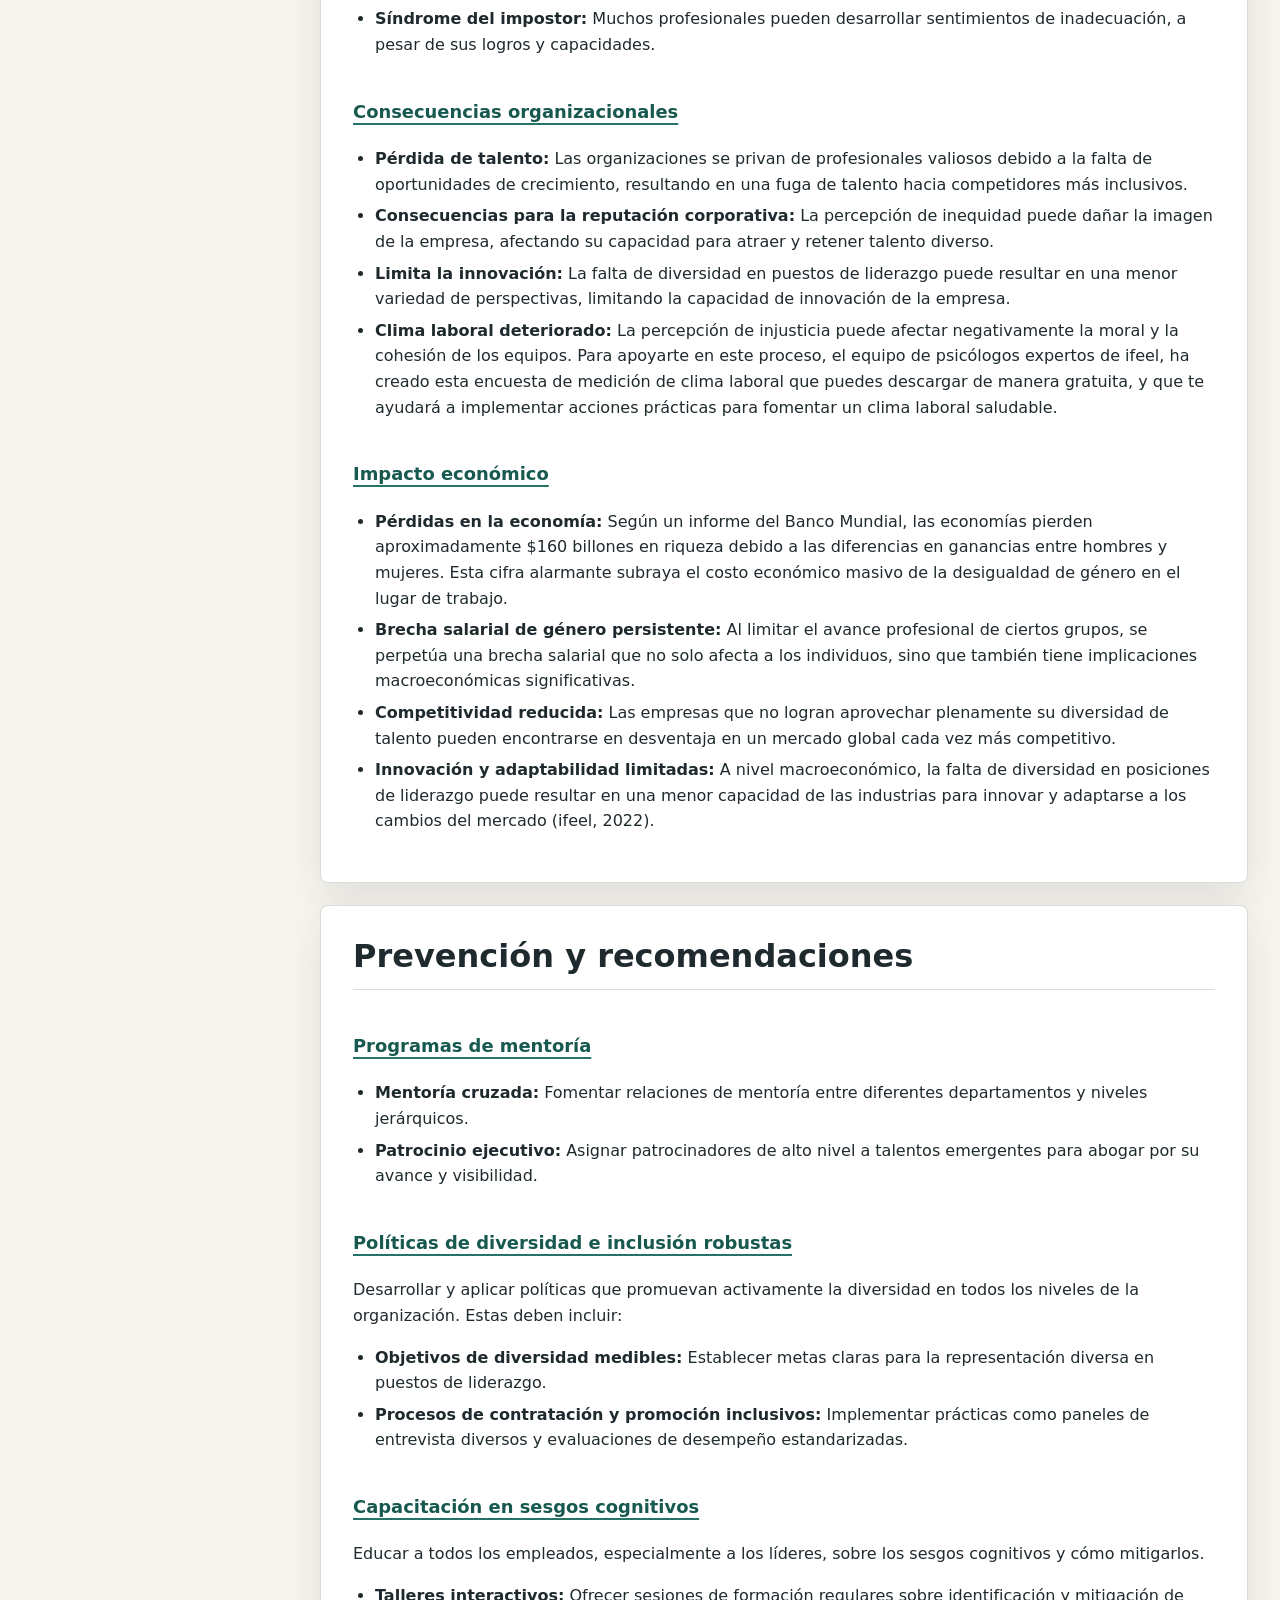
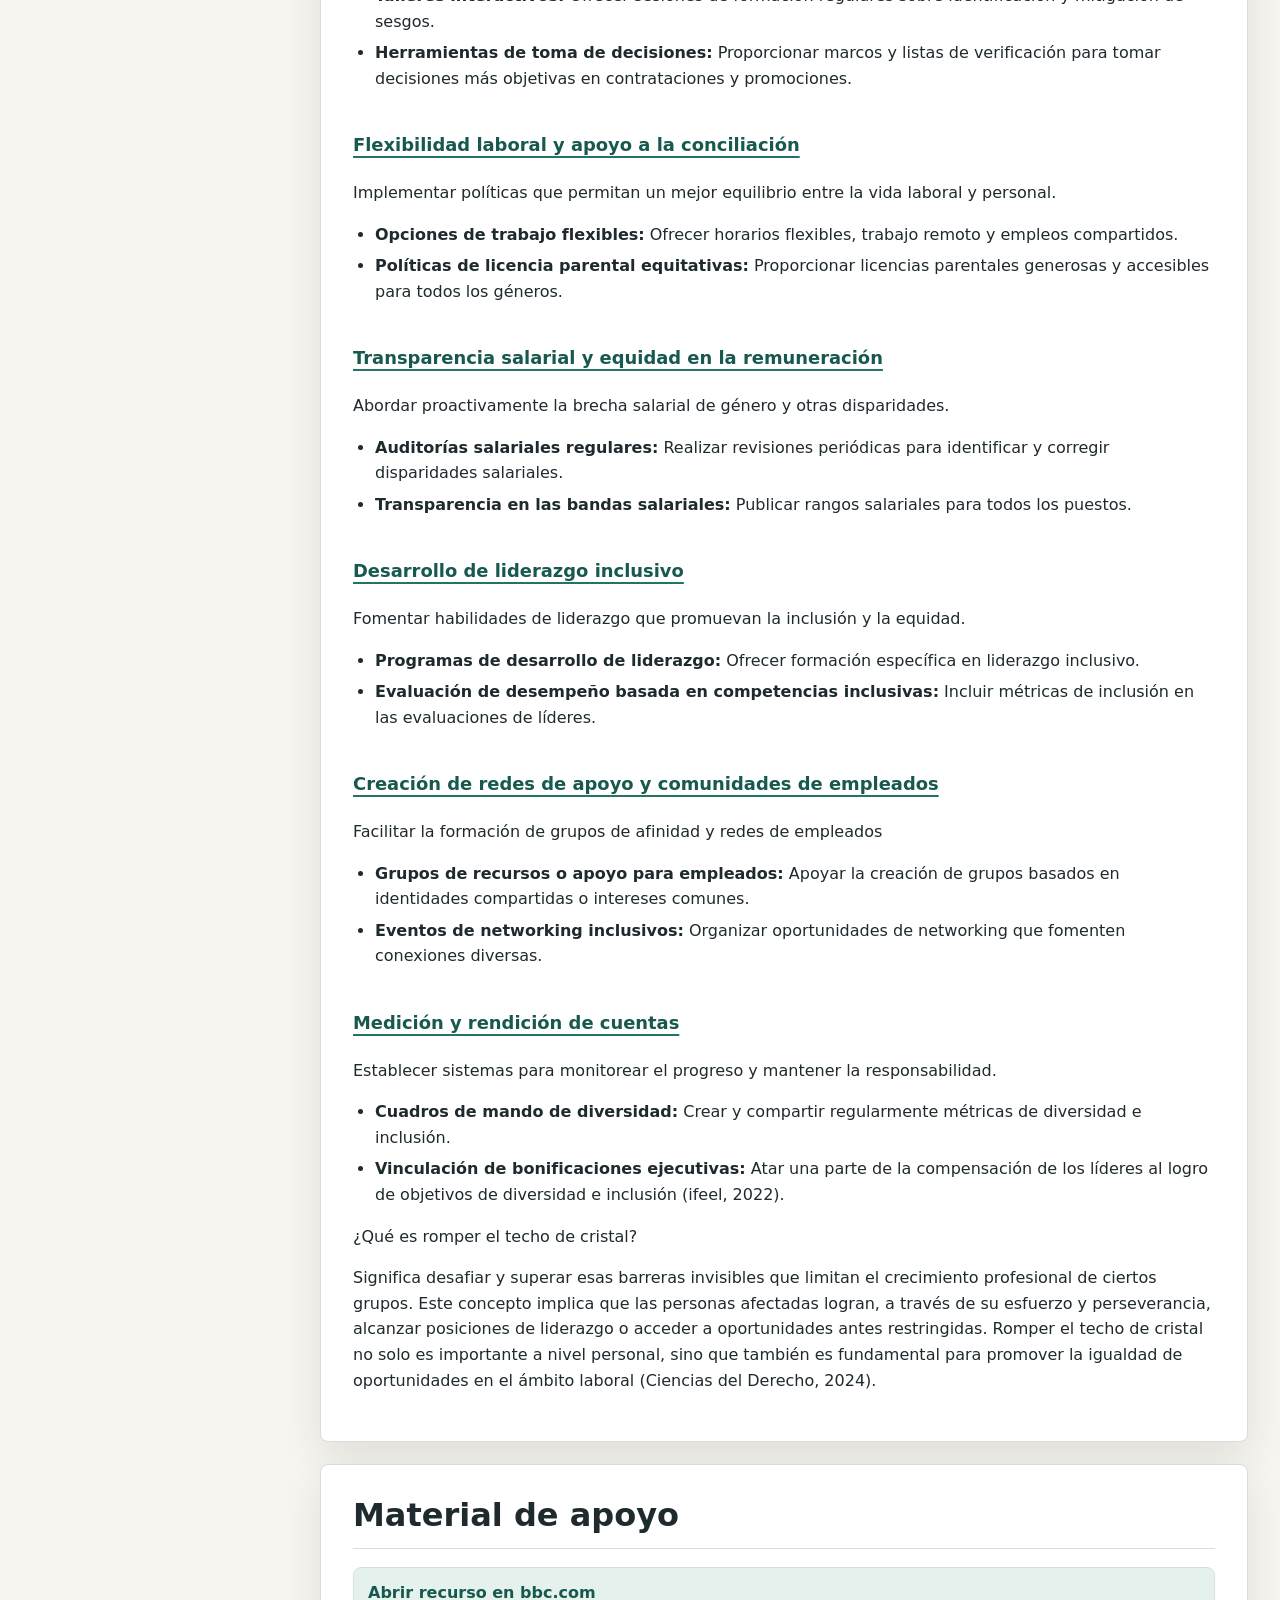
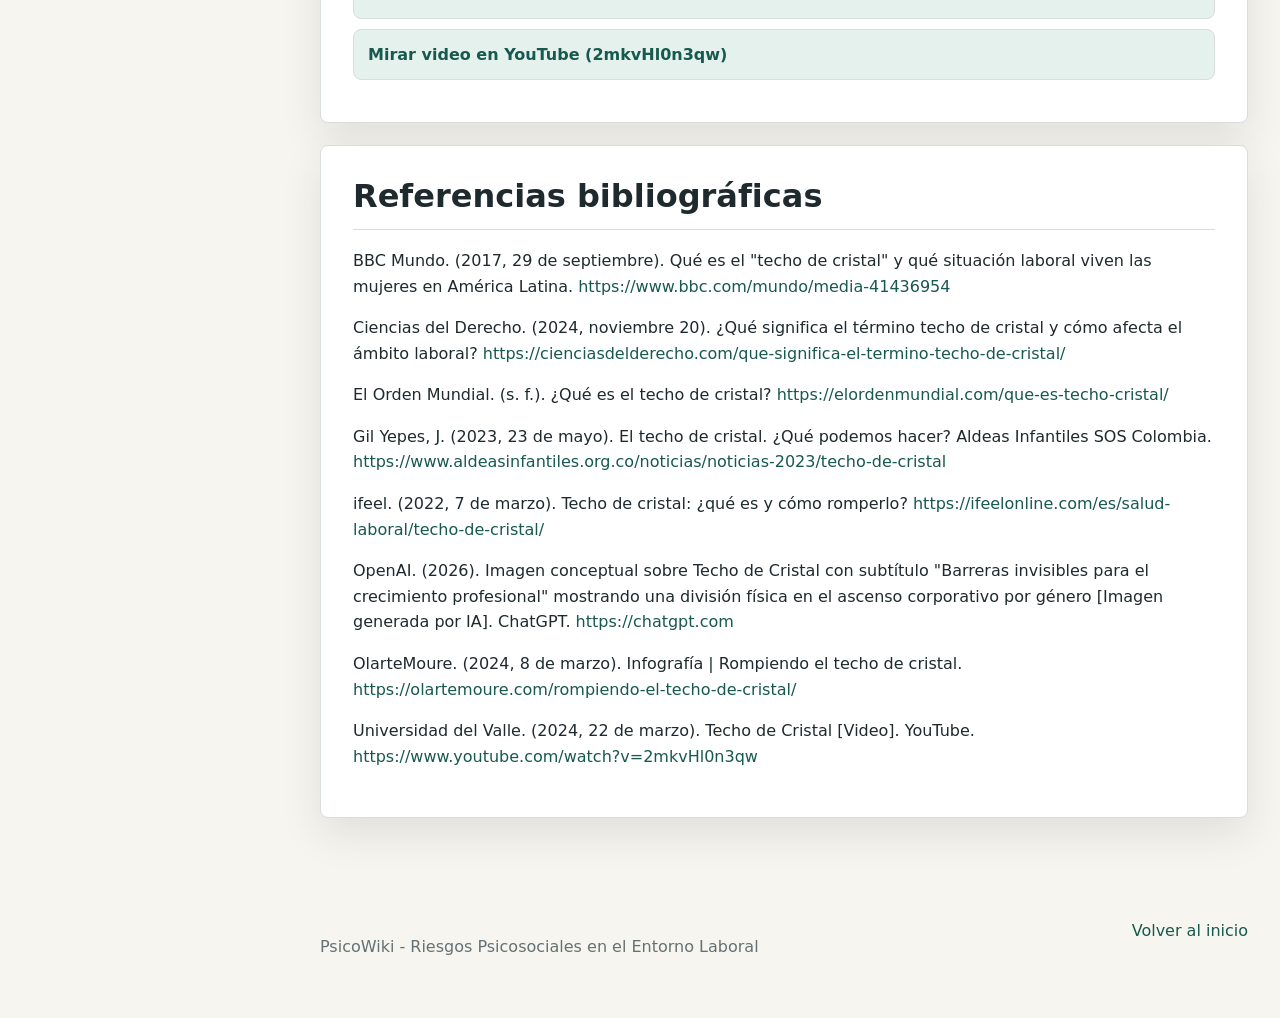
<file: topics/techo-cristal.html>
<!doctype html>
<html lang="es">
  <head>
    <meta charset="UTF-8" />
    <meta name="viewport" content="width=device-width, initial-scale=1.0" />
    <meta name="description" content="Barreras invisibles que limitan el avance profesional de mujeres y otros grupos subrepresentados hacia posiciones de liderazgo." />
    <title>Techo de cristal | PsicoWiki</title>
    <link rel="icon" href="../favicon.svg?v=20260627172913" type="image/svg+xml" />
    <link rel="stylesheet" href="../styles.css?v=20260627172913" />
  </head>
  <body>
    <header class="site-header">
      <a class="brand" href="../index.html" aria-label="Ir al inicio">
        <span class="brand-mark">PW</span>
        <span>PsicoWiki</span>
      </a>
      <button class="menu-toggle" type="button" aria-label="Abrir menu" aria-expanded="false">
        <span></span><span></span><span></span>
      </button>
      <nav class="top-nav" aria-label="Navegacion principal">
        <a href="../index.html">Inicio</a>
        <a href="../index.html#temas">Temas</a>
        <a href="../index.html#bibliografia">Bibliografia</a>
      </nav>
    </header>

    <aside class="side-nav" aria-label="Temas de la wiki">
      <p>Temas</p>
      <a class="" href="mobbing.html">Mobbing o acoso laboral</a>
<a class="" href="burnout.html">Burnout o síndrome de desgaste laboral</a>
<a class="" href="duelo.html">Duelo organizacional</a>
<a class="" href="doble-presencia.html">Doble presencia</a>
<a class=" active" href="techo-cristal.html">Techo de cristal</a>
<a class="" href="presentismo.html">Presentismo laboral</a>
<a class="" href="boreout.html">Boreout o aburrimiento laboral</a>
<a class="" href="sindrome-superviviente.html">Síndrome del superviviente</a>
<a class="" href="tecnoestres.html">Tecnoestrés</a>
    </aside>

    <main class="page-shell">
      <article class="topic-page">
        <nav class="breadcrumb" aria-label="Ruta"><a href="../index.html">Inicio</a><span>/</span><span>Techo de cristal</span></nav>
        <section class="topic-hero">
          <p class="eyebrow">Riesgo psicosocial</p>
          <h1>Techo de cristal</h1>
          <p>Barreras invisibles que limitan el avance profesional de mujeres y otros grupos subrepresentados hacia posiciones de liderazgo.</p>
        </section>
        <section class="article-toc" aria-label="Contenido de la página">
          <a href="#definicion-y-concepto">Definición y concepto</a><a href="#causas">Causas</a><a href="#consecuencias">Consecuencias</a><a href="#prevencion-y-recomendaciones">Prevención y recomendaciones</a><a href="#material-de-apoyo">Material de apoyo</a><a href="#referencias-bibliograficas">Referencias bibliográficas</a>
        </section>
        <figure class="topic-image">
          <img src="../assets/images/techo.jpg" alt="Techo de cristal" />
        </figure>
        
        <section class="article-section" id="definicion-y-concepto">
        <h2>Definición y concepto</h2>
        <p>Se denomina techo porque representa una cota o límite superior, y de cristal porque constituye una barrera invisible que, aunque no se percibe de manera explícita, limita el avance profesional (Gil Yepes, 2023).</p>
<p>A partir de esta metáfora, el techo de cristal se entiende como las barreras invisibles que impiden que ciertos grupos, especialmente las mujeres, lleguen a posiciones de liderazgo o accedan a oportunidades de crecimiento en el ámbito laboral. Aunque estas barreras no son explícitas ni legales, actúan como un límite que restringe el desarrollo profesional debido a prejuicios y estereotipos (Ciencias del Derecho, 2024).</p>
<p>Este concepto comenzó a ganar relevancia en los años ochenta del siglo XX, durante la segunda ola del feminismo, y continúa siendo una realidad presente en diferentes contextos organizacionales. Se trata de barreras invisibles sustentadas en sesgos que dificultan o impiden a las mujeres acceder a cargos de liderazgo (El Orden Mundial, s. f.).</p>
<p>En este contexto, la aparente igualdad de condiciones puede enmascarar disparidades significativas en las trayectorias profesionales dentro de las organizaciones (ifeel, 2022).</p>
<p>Por ello, la capacidad para desempeñar un cargo no debería estar determinada por condiciones biológicas o estereotipos asociados al género, sino por las competencias, conocimientos y habilidades de las personas. Al respecto, la política estadounidense Bella Abzug señaló que &quot;la prueba para saber si puedes o no hacer un trabajo no debería ser la organización de tus cromosomas&quot; (Gil Yepes, 2023).</p>
      </section>
<section class="article-section" id="causas">
        <h2>Causas</h2>
        <ul>
          <li>Expectativas sociales de género.</li>
          <li>Percepción de falta de capacidad.</li>
          <li>Cultura organizacional masculinizada.</li>
          <li>Brecha salarial de género.</li>
          <li>Falta de modelos a seguir y mentoras (OlarteMoure, 2024).</li>
        </ul>

<h3>El sesgo como causa</h3>
<p>Las causas que impiden a una mujer crecer profesionalmente están fundamentadas en el sesgo de género. El sesgo de género es el trato diferenciado a las personas en base a su sexo y está construido sobre prejuicios y estereotipos. Puede dividirse en cinco grupos, que se traducen en diferentes obstáculos para las mujeres en el trabajo (El Orden Mundial, s. f.):</p>
<ul><li>El primero es el sesgo de rendimiento que consiste en tener criterios diferentes para juzgar el trabajo de ambos sexos, infravalorando el realizado por las mujeres y sobrevalorando el de los hombres.</li><li>El segundo sesgo es el de atribución, que critica de forma negativa el trabajo que realiza una mujer y la considera menos competente que los hombres. Por tanto, se descarta a las mujeres para ascender en el trabajo.</li><li>El tercer sesgo es el de afinidad donde, este sesgo afecta a hombres y mujeres de forma negativa y se basa en la confianza social en los roles tradicionales con base en prejuicios y estereotipos.</li><li>El cuarto sesgo es el de la maternidad en el cual, este sesgo hace creer que las mujeres se comprometen menos con la empresa por factores biológicos como el embarazo o sociales como la carga familiar, lo cual dificulta contratarlas o promoverlas.</li><li>El quinto y último sesgo es el de aprecio donde, con este sesgo se considera positivo que los hombres sean confiados y asertivos, pero el mismo comportamiento en una mujer se considera desafiante y por tanto negativo. Esto se debe a que al hombre se asocian comportamientos dominantes, mientras que se espera simpatía y complacencia de las mujeres, una cualidad que no encaja con los estereotipos de un líder.</li></ul>
      </section>
<section class="article-section" id="consecuencias">
        <h2>Consecuencias</h2>
        <h3>Impacto individual y en la salud mental de los trabajadores</h3>
<ul>
  <li><strong>Frustración y desmotivación:</strong> La percepción constante de barreras invisibles puede llevar a una disminución en la motivación y el compromiso laboral.</li>
  <li><strong>Estrés crónico:</strong> La lucha continua contra obstáculos no reconocidos puede resultar en niveles elevados de estrés, ansiedad y agotamiento o burnout en el trabajo.</li>
  <li><strong>Baja autoestima:</strong> La falta de reconocimiento y oportunidades de avance puede erosionar la confianza profesional.</li>
  <li><strong>Síndrome del impostor:</strong> Muchos profesionales pueden desarrollar sentimientos de inadecuación, a pesar de sus logros y capacidades.</li>
</ul>


<h3>Consecuencias organizacionales</h3>
<ul>
  <li><strong>Pérdida de talento:</strong> Las organizaciones se privan de profesionales valiosos debido a la falta de oportunidades de crecimiento, resultando en una fuga de talento hacia competidores más inclusivos.</li>
  <li><strong>Consecuencias para la reputación corporativa:</strong> La percepción de inequidad puede dañar la imagen de la empresa, afectando su capacidad para atraer y retener talento diverso.</li>
  <li><strong>Limita la innovación:</strong> La falta de diversidad en puestos de liderazgo puede resultar en una menor variedad de perspectivas, limitando la capacidad de innovación de la empresa.</li>
  <li><strong>Clima laboral deteriorado:</strong> La percepción de injusticia puede afectar negativamente la moral y la cohesión de los equipos. Para apoyarte en este proceso, el equipo de psicólogos expertos de ifeel, ha creado esta encuesta de medición de clima laboral que puedes descargar de manera gratuita, y que te ayudará a implementar acciones prácticas para fomentar un clima laboral saludable.</li>
</ul>


<h3>Impacto económico</h3>
<ul>
  <li><strong>Pérdidas en la economía:</strong> Según un informe del Banco Mundial, las economías pierden aproximadamente $160 billones en riqueza debido a las diferencias en ganancias entre hombres y mujeres. Esta cifra alarmante subraya el costo económico masivo de la desigualdad de género en el lugar de trabajo.</li>
  <li><strong>Brecha salarial de género persistente:</strong> Al limitar el avance profesional de ciertos grupos, se perpetúa una brecha salarial que no solo afecta a los individuos, sino que también tiene implicaciones macroeconómicas significativas.</li>
  <li><strong>Competitividad reducida:</strong> Las empresas que no logran aprovechar plenamente su diversidad de talento pueden encontrarse en desventaja en un mercado global cada vez más competitivo.</li>
  <li><strong>Innovación y adaptabilidad limitadas:</strong> A nivel macroeconómico, la falta de diversidad en posiciones de liderazgo puede resultar en una menor capacidad de las industrias para innovar y adaptarse a los cambios del mercado (ifeel, 2022).</li>
</ul>
</section>
<section class="article-section" id="prevencion-y-recomendaciones">
        <h2>Prevención y recomendaciones</h2>
        <h3>Programas de mentoría</h3>
<ul>
  <li><strong>Mentoría cruzada:</strong> Fomentar relaciones de mentoría entre diferentes departamentos y niveles jerárquicos.</li>
  <li><strong>Patrocinio ejecutivo:</strong> Asignar patrocinadores de alto nivel a talentos emergentes para abogar por su avance y visibilidad.</li>
</ul>


<h3>Políticas de diversidad e inclusión robustas</h3>
<p>Desarrollar y aplicar políticas que promuevan activamente la diversidad en todos los niveles de la organización. Estas deben incluir:</p>
<ul>
  <li><strong>Objetivos de diversidad medibles:</strong> Establecer metas claras para la representación diversa en puestos de liderazgo.</li>
  <li><strong>Procesos de contratación y promoción inclusivos:</strong> Implementar prácticas como paneles de entrevista diversos y evaluaciones de desempeño estandarizadas.</li>
</ul>

<h3>Capacitación en sesgos cognitivos</h3>
<p>Educar a todos los empleados, especialmente a los líderes, sobre los sesgos cognitivos y cómo mitigarlos.</p>
<ul>
  <li><strong>Talleres interactivos:</strong> Ofrecer sesiones de formación regulares sobre identificación y mitigación de sesgos.</li>
  <li><strong>Herramientas de toma de decisiones:</strong> Proporcionar marcos y listas de verificación para tomar decisiones más objetivas en contrataciones y promociones.</li>
</ul>

<h3>Flexibilidad laboral y apoyo a la conciliación</h3>
<p>Implementar políticas que permitan un mejor equilibrio entre la vida laboral y personal.</p>
<ul>
  <li><strong>Opciones de trabajo flexibles:</strong> Ofrecer horarios flexibles, trabajo remoto y empleos compartidos.</li>
  <li><strong>Políticas de licencia parental equitativas:</strong> Proporcionar licencias parentales generosas y accesibles para todos los géneros.</li>
</ul>
<h3>Transparencia salarial y equidad en la remuneración</h3>
<p>Abordar proactivamente la brecha salarial de género y otras disparidades.</p>
<ul>
  <li><strong>Auditorías salariales regulares:</strong> Realizar revisiones periódicas para identificar y corregir disparidades salariales.</li>
  <li><strong>Transparencia en las bandas salariales:</strong> Publicar rangos salariales para todos los puestos.</li>
</ul>


<h3>Desarrollo de liderazgo inclusivo</h3>
<p>Fomentar habilidades de liderazgo que promuevan la inclusión y la equidad.</p>
<ul>
  <li><strong>Programas de desarrollo de liderazgo:</strong> Ofrecer formación específica en liderazgo inclusivo.</li>
  <li><strong>Evaluación de desempeño basada en competencias inclusivas:</strong> Incluir métricas de inclusión en las evaluaciones de líderes.</li>
</ul>


<h3>Creación de redes de apoyo y comunidades de empleados</h3>
<p>Facilitar la formación de grupos de afinidad y redes de empleados</p>
<ul>
  <li><strong>Grupos de recursos o apoyo para empleados:</strong> Apoyar la creación de grupos basados en identidades compartidas o intereses comunes.</li>
  <li><strong>Eventos de networking inclusivos:</strong> Organizar oportunidades de networking que fomenten conexiones diversas.</li>
</ul>

<h3>Medición y rendición de cuentas</h3>
<p>Establecer sistemas para monitorear el progreso y mantener la responsabilidad.</p>
<ul>
  <li><strong>Cuadros de mando de diversidad:</strong> Crear y compartir regularmente métricas de diversidad e inclusión.</li>
  <li><strong>Vinculación de bonificaciones ejecutivas:</strong> Atar una parte de la compensación de los líderes al logro de objetivos de diversidad e inclusión (ifeel, 2022).</li>
</ul>

<p>¿Qué es romper el techo de cristal?</p>
<p>Significa desafiar y superar esas barreras invisibles que limitan el crecimiento profesional de ciertos grupos. Este concepto implica que las personas afectadas logran, a través de su esfuerzo y perseverancia, alcanzar posiciones de liderazgo o acceder a oportunidades antes restringidas. Romper el techo de cristal no solo es importante a nivel personal, sino que también es fundamental para promover la igualdad de oportunidades en el ámbito laboral (Ciencias del Derecho, 2024).</p>
      </section>
<section class="article-section" id="material-de-apoyo">
        <h2>Material de apoyo</h2>
        <a class="resource-link" href="https://www.bbc.com/mundo/media-41436954" target="_blank" rel="noreferrer">Abrir recurso en bbc.com</a>
<a class="resource-link" href="https://www.youtube.com/watch?v=2mkvHl0n3qw&amp;t=22s" target="_blank" rel="noreferrer">Mirar video en YouTube (2mkvHl0n3qw)</a>
      </section>
<section class="article-section" id="referencias-bibliograficas">
        <h2>Referencias bibliográficas</h2>
        <p>BBC Mundo. (2017, 29 de septiembre). Qué es el &quot;techo de cristal&quot; y qué situación laboral viven las mujeres en América Latina. <a href="https://www.bbc.com/mundo/media-41436954" target="_blank" rel="noreferrer">https://www.bbc.com/mundo/media-41436954</a></p>
<p>Ciencias del Derecho. (2024, noviembre 20). ¿Qué significa el término techo de cristal y cómo afecta el ámbito laboral? <a href="https://cienciasdelderecho.com/que-significa-el-termino-techo-de-cristal/" target="_blank" rel="noreferrer">https://cienciasdelderecho.com/que-significa-el-termino-techo-de-cristal/</a></p>
<p>El Orden Mundial. (s. f.). ¿Qué es el techo de cristal? <a href="https://elordenmundial.com/que-es-techo-cristal/" target="_blank" rel="noreferrer">https://elordenmundial.com/que-es-techo-cristal/</a></p>
<p>Gil Yepes, J. (2023, 23 de mayo). El techo de cristal. ¿Qué podemos hacer? Aldeas Infantiles SOS Colombia. <a href="https://www.aldeasinfantiles.org.co/noticias/noticias-2023/techo-de-cristal" target="_blank" rel="noreferrer">https://www.aldeasinfantiles.org.co/noticias/noticias-2023/techo-de-cristal</a></p>
<p>ifeel. (2022, 7 de marzo). Techo de cristal: ¿qué es y cómo romperlo? <a href="https://ifeelonline.com/es/salud-laboral/techo-de-cristal/" target="_blank" rel="noreferrer">https://ifeelonline.com/es/salud-laboral/techo-de-cristal/</a></p>
<p>​​OpenAI. (2026). Imagen conceptual sobre Techo de Cristal con subtítulo "Barreras invisibles para el crecimiento profesional" mostrando una división física en el ascenso corporativo por género [Imagen generada por IA]. ChatGPT. <a href="https://chatgpt.com" target="_blank" rel="noreferrer">https://chatgpt.com</a></p>
<p>OlarteMoure. (2024, 8 de marzo). Infografía | Rompiendo el techo de cristal. <a href="https://olartemoure.com/rompiendo-el-techo-de-cristal/" target="_blank" rel="noreferrer">https://olartemoure.com/rompiendo-el-techo-de-cristal/</a></p>
<p>Universidad del Valle. (2024, 22 de marzo). Techo de Cristal [Video]. YouTube. <a href="https://www.youtube.com/watch?v=2mkvHl0n3qw" target="_blank" rel="noreferrer">https://www.youtube.com/watch?v=2mkvHl0n3qw</a></p>
      </section>
      </article>
    </main>

    <footer>
      <p>PsicoWiki - Riesgos Psicosociales en el Entorno Laboral</p>
      <a href="../index.html">Volver al inicio</a>
    </footer>
    <script src="../script.js?v=20260627172913"></script>
  </body>
</html>
</file>
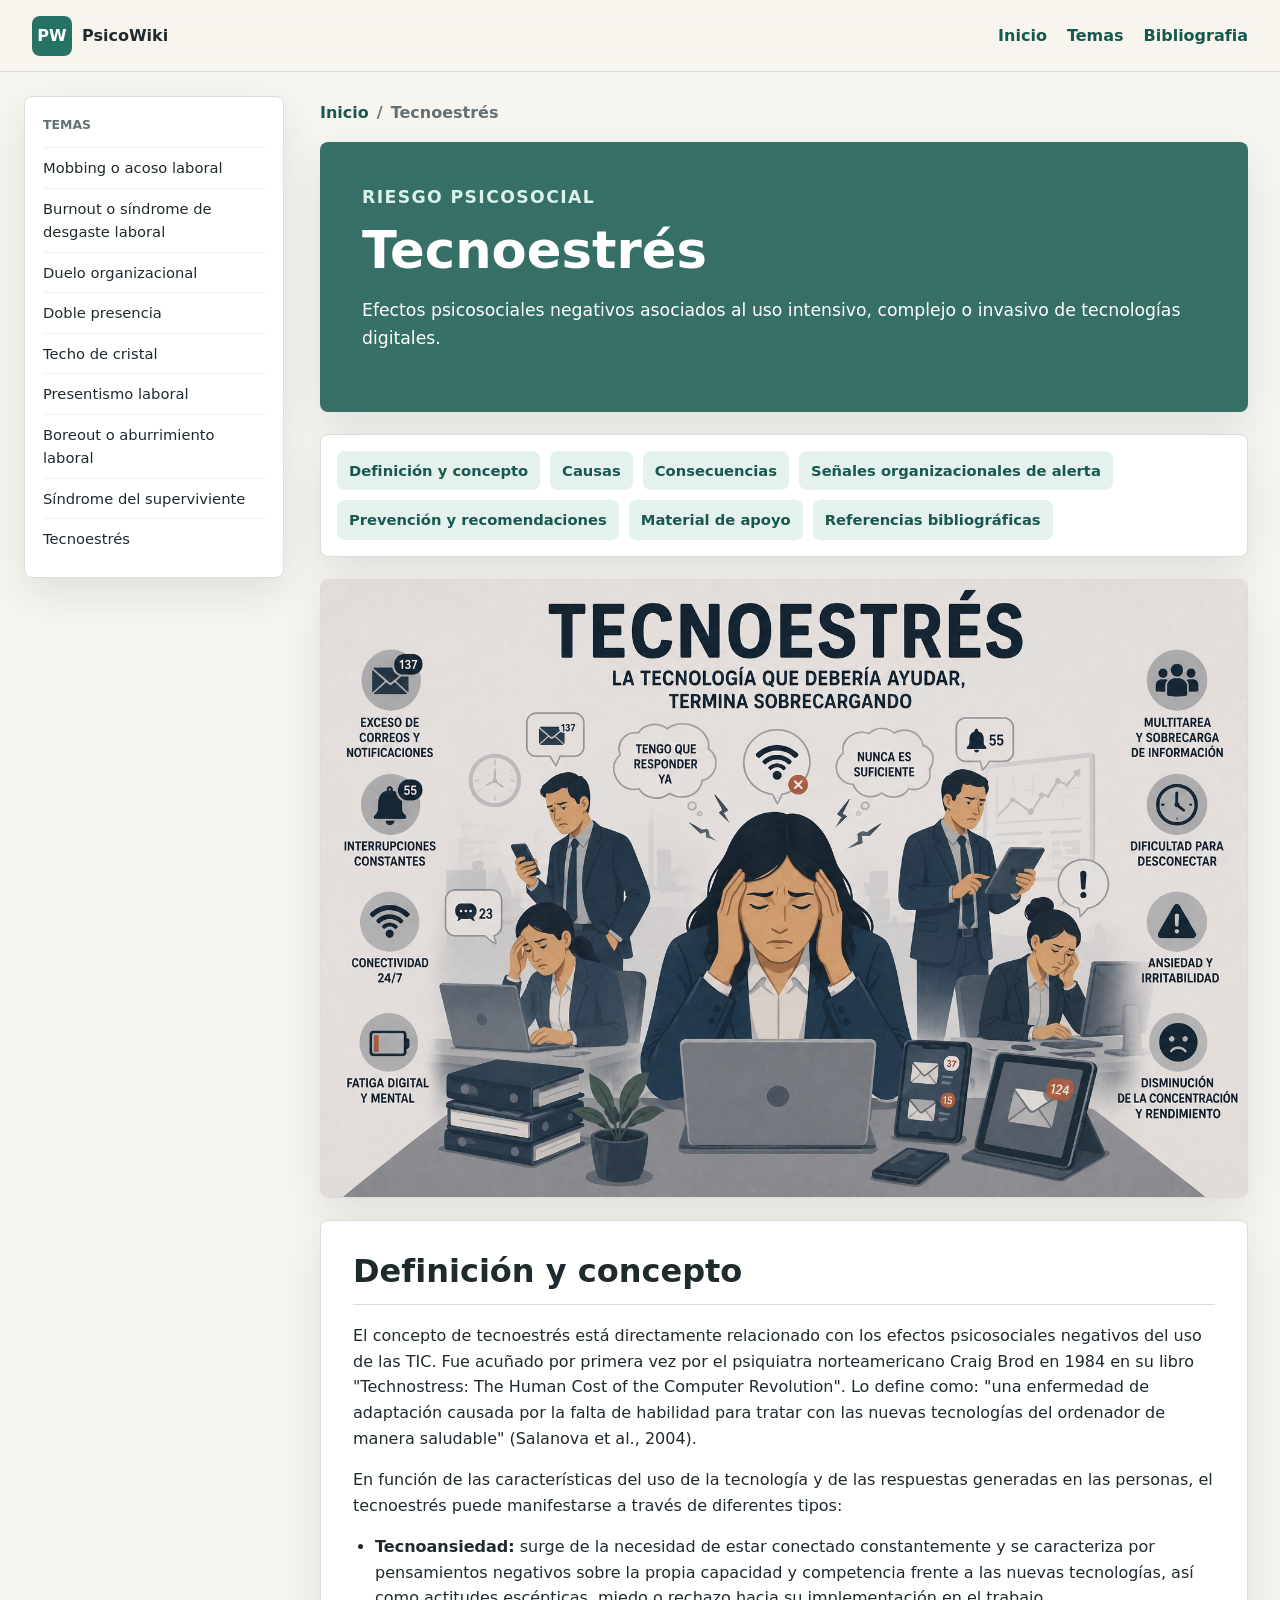
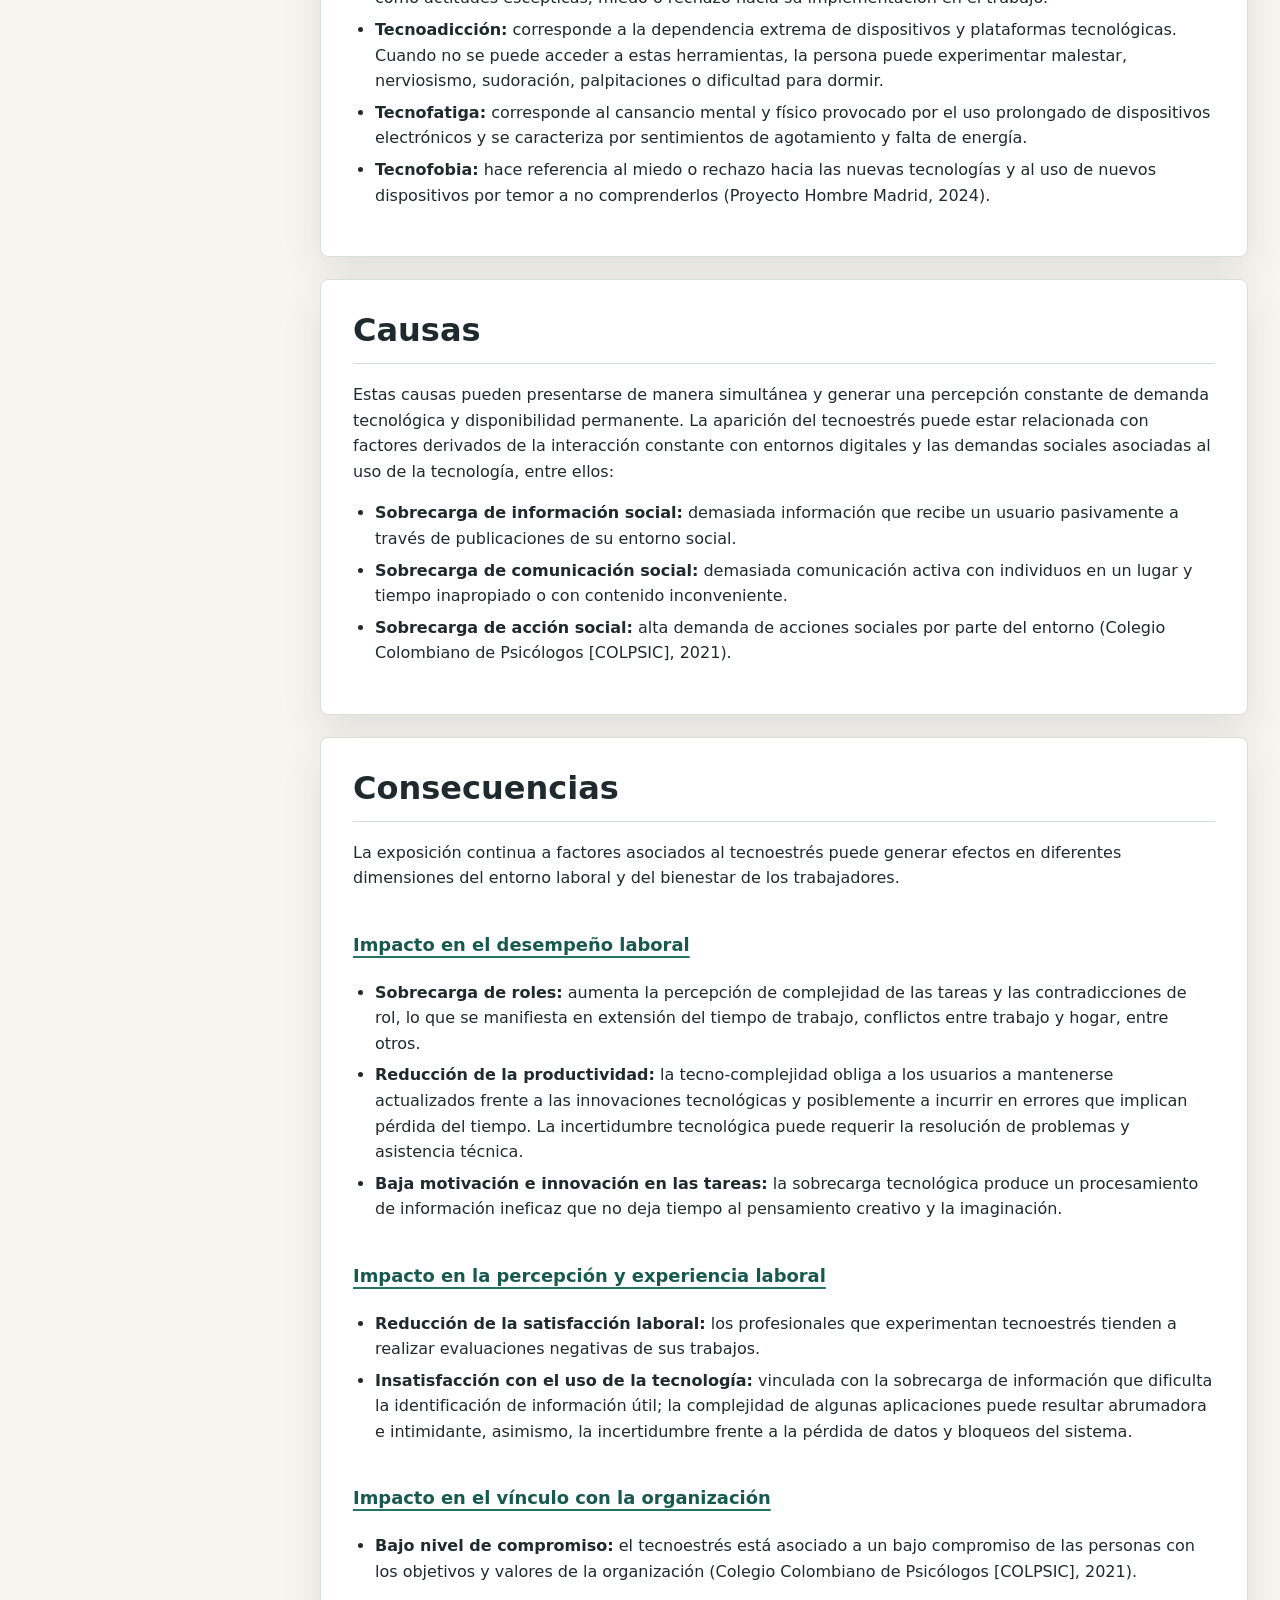
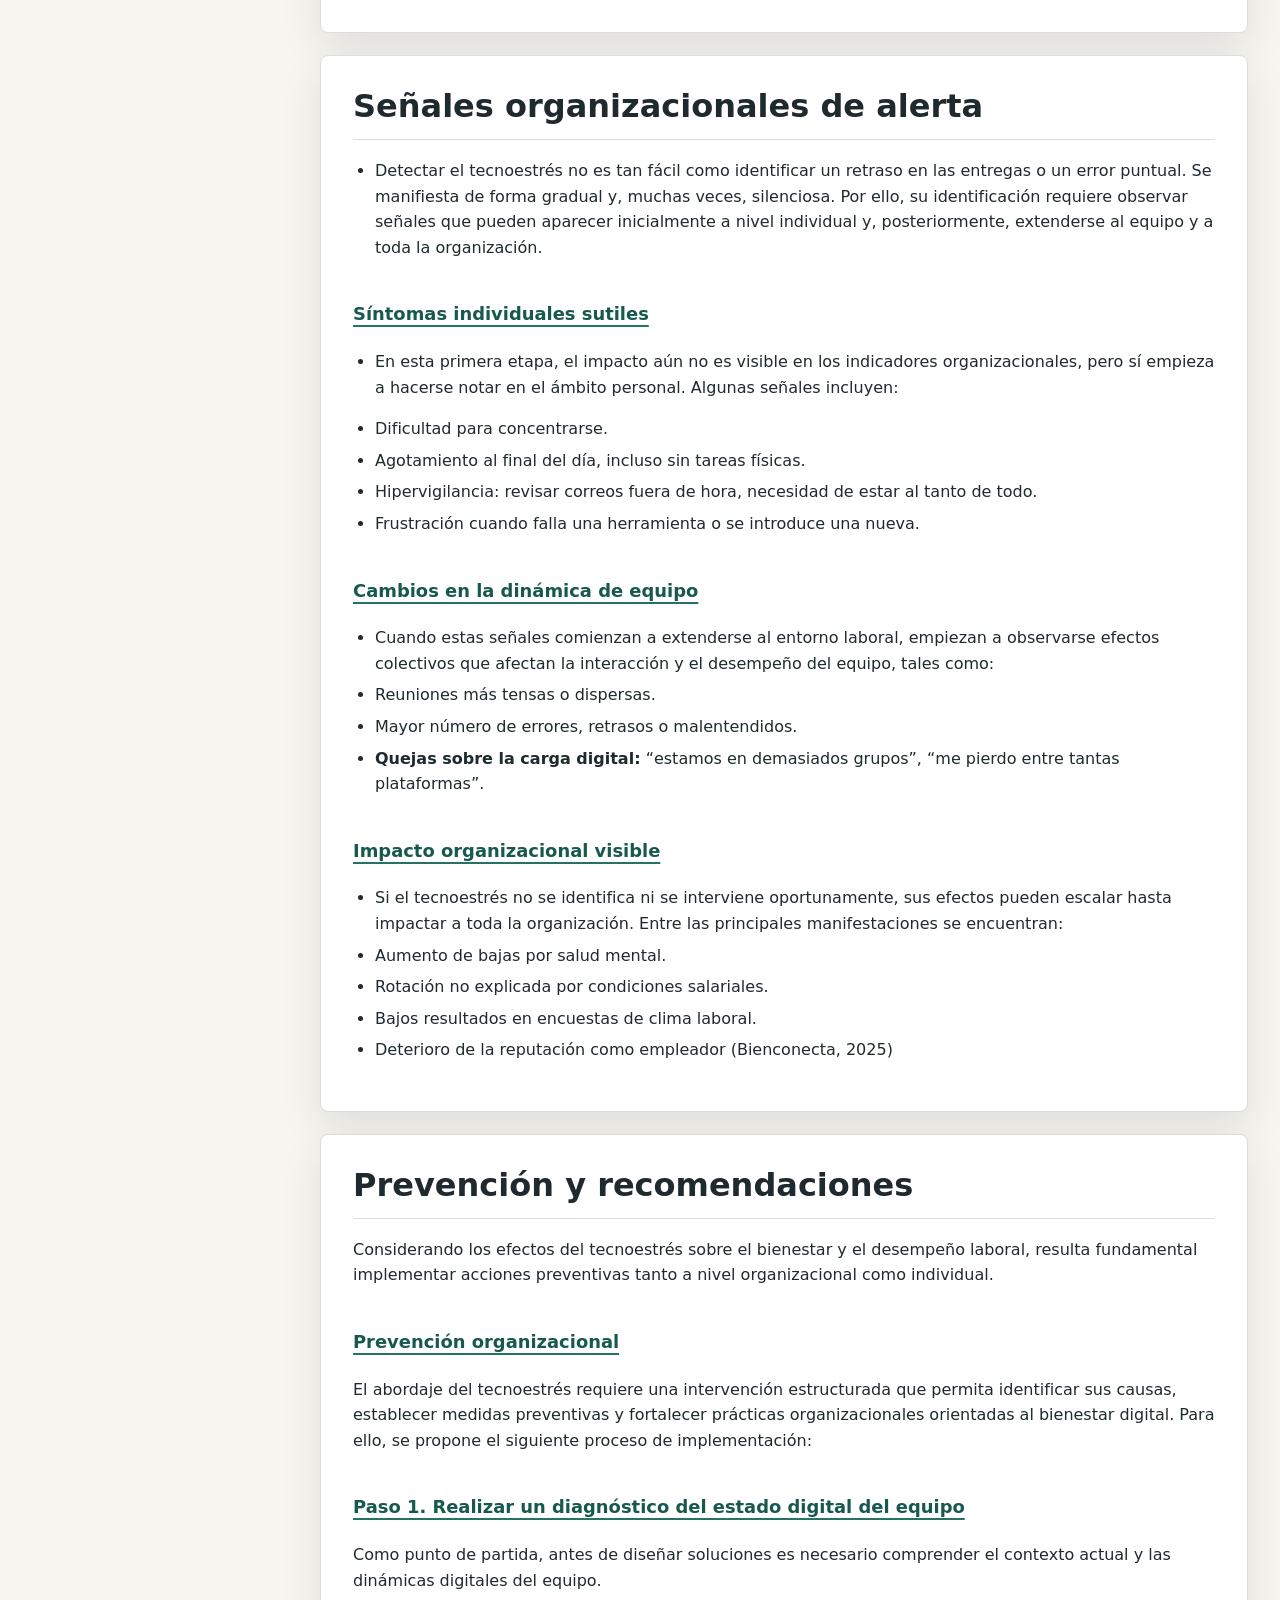
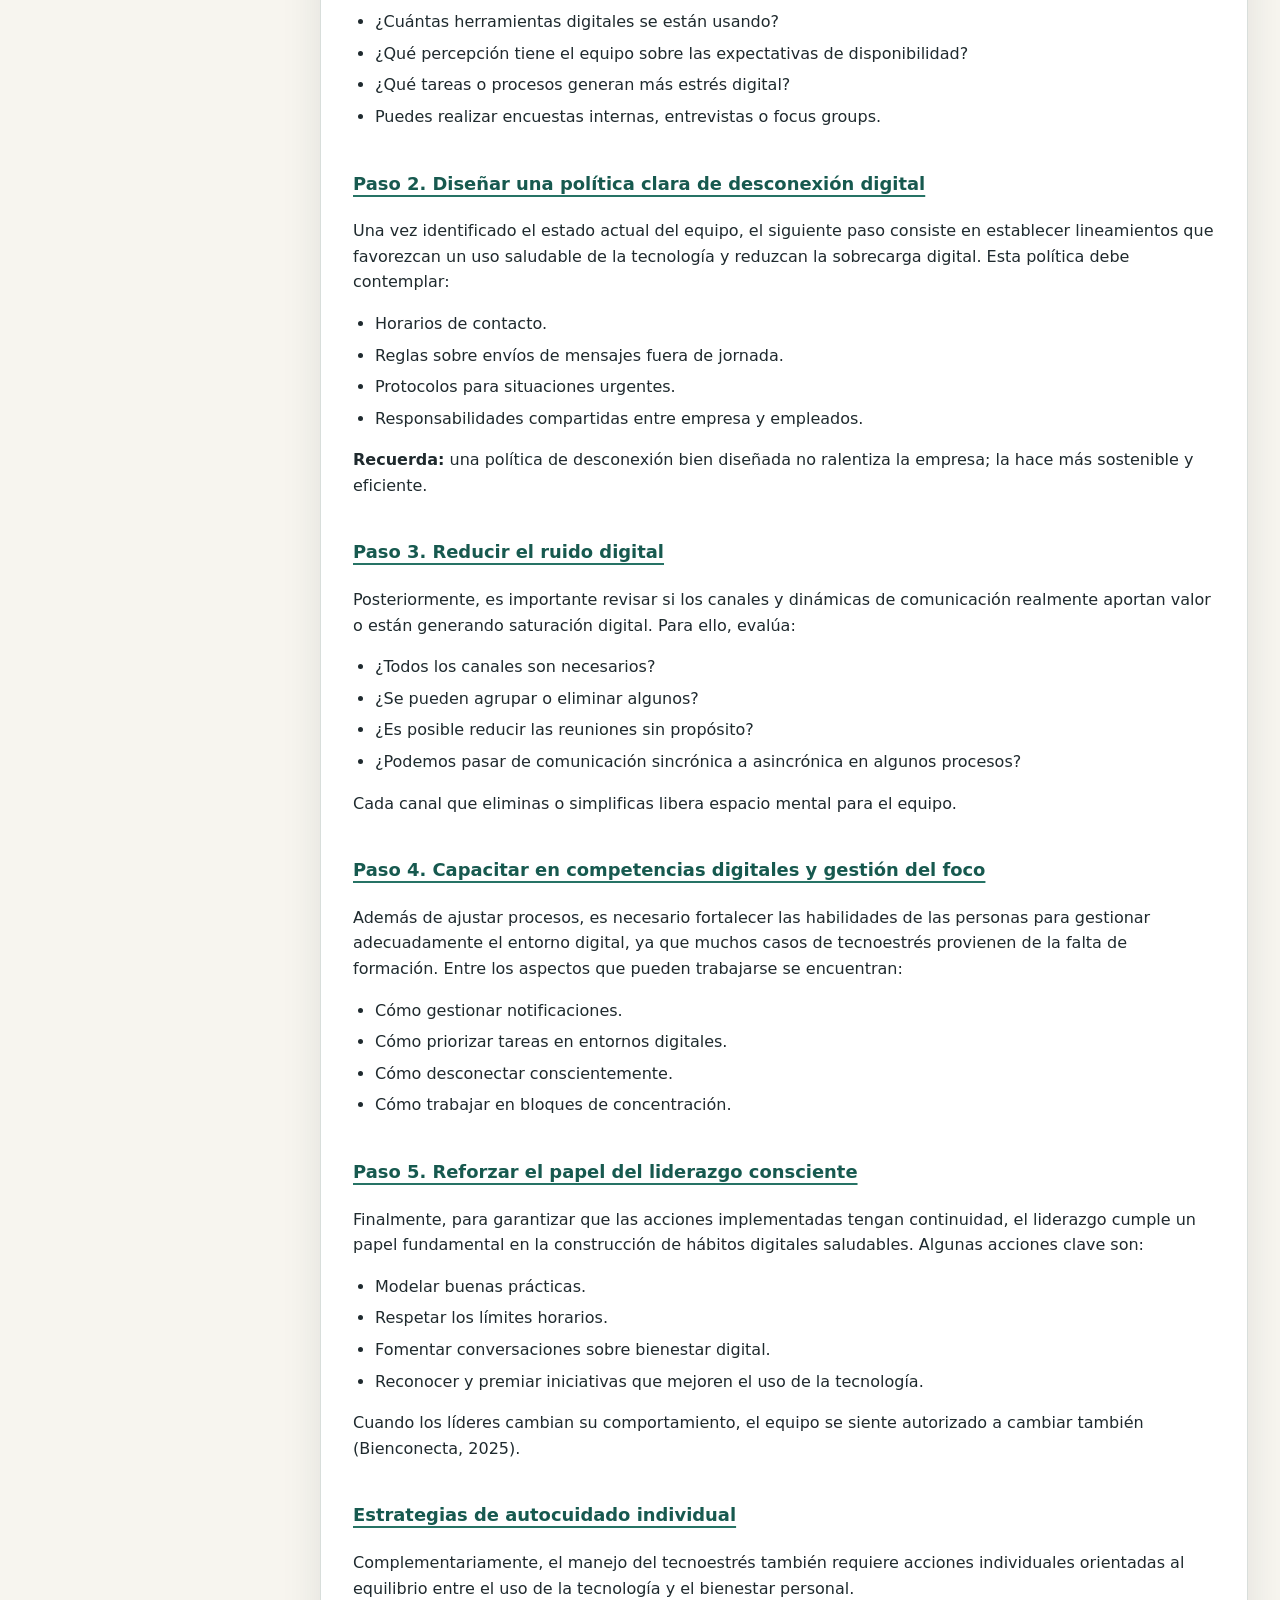
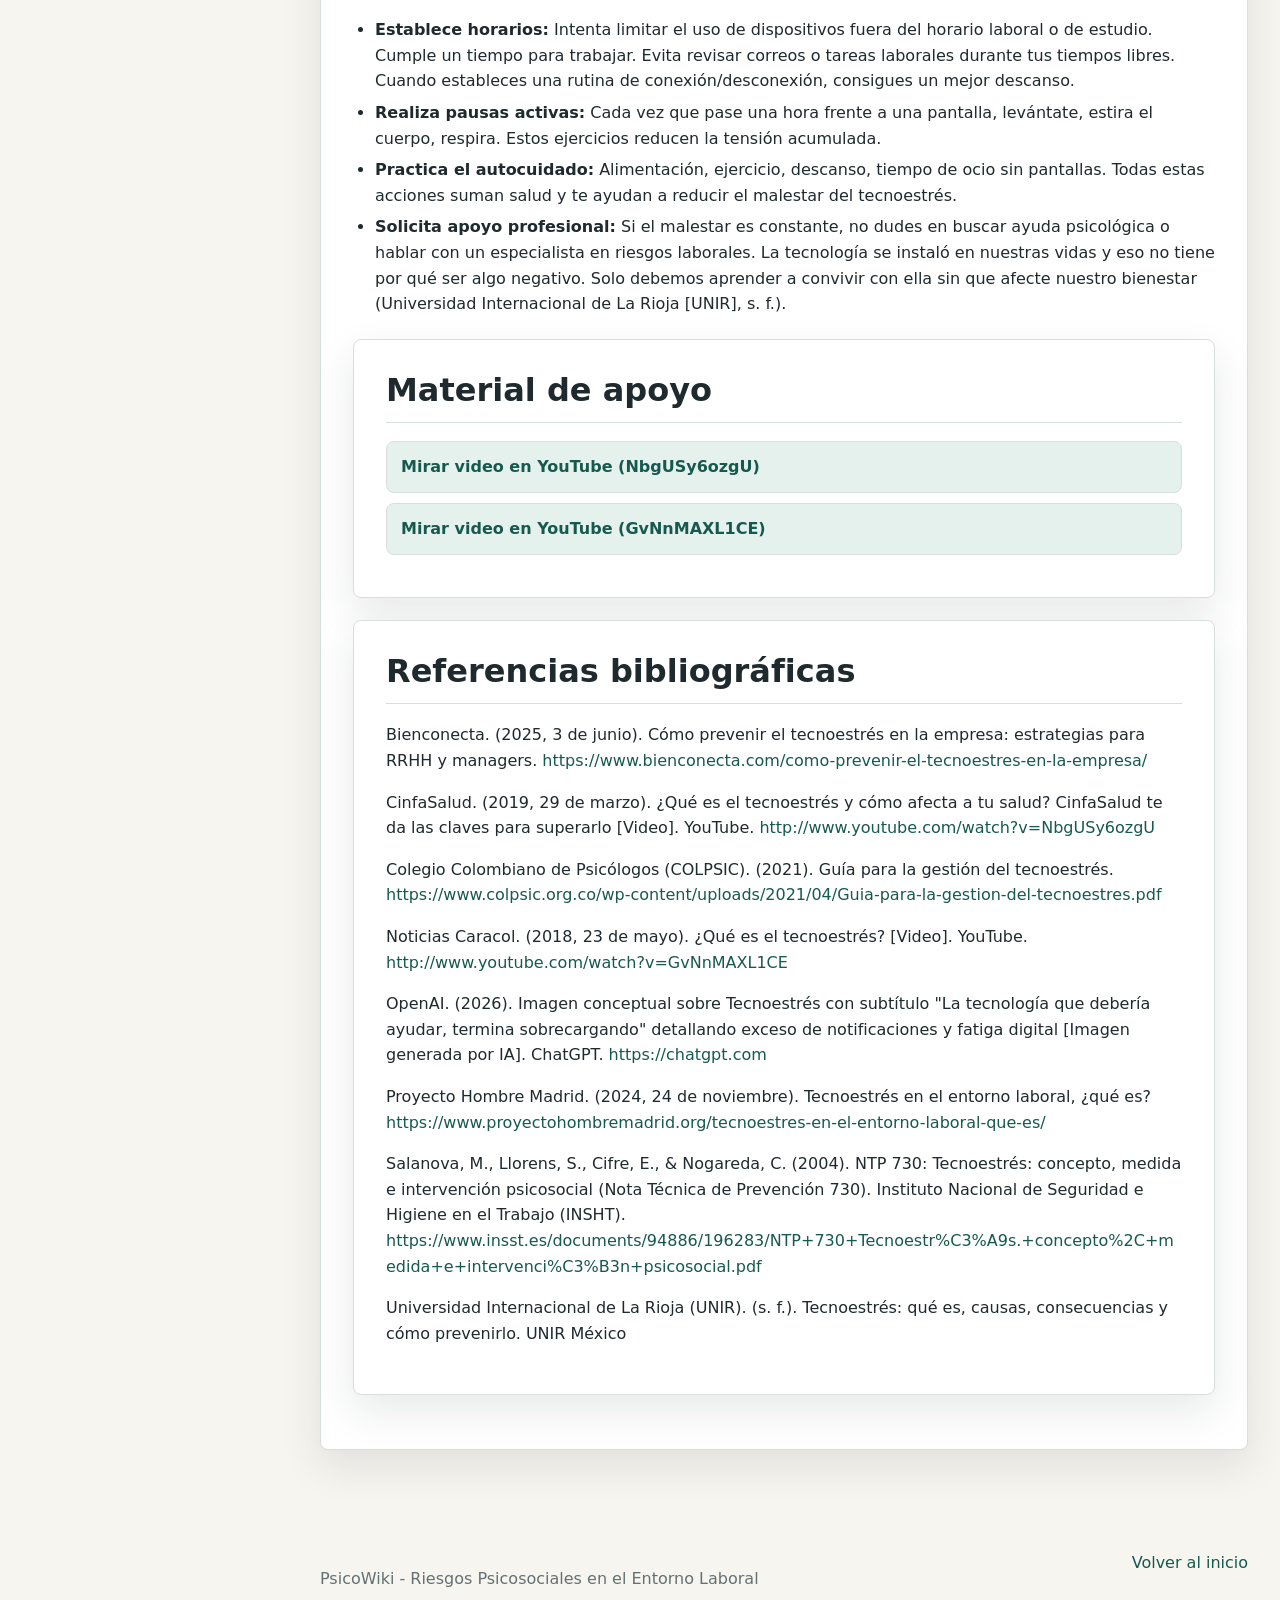
<file: topics/tecnoestres.html>
<!doctype html>
<html lang="es">
  <head>
    <meta charset="UTF-8" />
    <meta name="viewport" content="width=device-width, initial-scale=1.0" />
    <meta name="description" content="Efectos psicosociales negativos asociados al uso intensivo, complejo o invasivo de tecnologías digitales." />
    <title>Tecnoestrés | PsicoWiki</title>
    <link rel="icon" href="../favicon.svg?v=20260627172913" type="image/svg+xml" />
    <link rel="stylesheet" href="../styles.css?v=20260627172913" />
  </head>
  <body>
    <header class="site-header">
      <a class="brand" href="../index.html" aria-label="Ir al inicio">
        <span class="brand-mark">PW</span>
        <span>PsicoWiki</span>
      </a>
      <button class="menu-toggle" type="button" aria-label="Abrir menu" aria-expanded="false">
        <span></span><span></span><span></span>
      </button>
      <nav class="top-nav" aria-label="Navegacion principal">
        <a href="../index.html">Inicio</a>
        <a href="../index.html#temas">Temas</a>
        <a href="../index.html#bibliografia">Bibliografia</a>
      </nav>
    </header>

    <aside class="side-nav" aria-label="Temas de la wiki">
      <p>Temas</p>
      <a class="" href="mobbing.html">Mobbing o acoso laboral</a>
<a class="" href="burnout.html">Burnout o síndrome de desgaste laboral</a>
<a class="" href="duelo.html">Duelo organizacional</a>
<a class="" href="doble-presencia.html">Doble presencia</a>
<a class="" href="techo-cristal.html">Techo de cristal</a>
<a class="" href="presentismo.html">Presentismo laboral</a>
<a class="" href="boreout.html">Boreout o aburrimiento laboral</a>
<a class="" href="sindrome-superviviente.html">Síndrome del superviviente</a>
<a class=" active" href="tecnoestres.html">Tecnoestrés</a>
    </aside>

    <main class="page-shell">
      <article class="topic-page">
        <nav class="breadcrumb" aria-label="Ruta"><a href="../index.html">Inicio</a><span>/</span><span>Tecnoestrés</span></nav>
        <section class="topic-hero">
          <p class="eyebrow">Riesgo psicosocial</p>
          <h1>Tecnoestrés</h1>
          <p>Efectos psicosociales negativos asociados al uso intensivo, complejo o invasivo de tecnologías digitales.</p>
        </section>
        <section class="article-toc" aria-label="Contenido de la página">
          <a href="#definicion-y-concepto">Definición y concepto</a><a href="#causas">Causas</a><a href="#consecuencias">Consecuencias</a><a href="#senales-organizacionales-de-alerta">Señales organizacionales de alerta</a><a href="#prevencion-y-recomendaciones">Prevención y recomendaciones</a><a href="#material-de-apoyo">Material de apoyo</a><a href="#referencias-bibliograficas">Referencias bibliográficas</a>
        </section>
        <figure class="topic-image">
          <img src="../assets/images/tecnoestres.jpg" alt="Tecnoestrés" />
        </figure>
        <section class="article-section" id="definicion-y-concepto">
        <h2>Definición y concepto</h2>
        <p>El concepto de tecnoestrés está directamente relacionado con los efectos psicosociales negativos del uso de las TIC. Fue acuñado por primera vez por el psiquiatra norteamericano Craig Brod en 1984 en su libro &quot;Technostress: The Human Cost of the Computer Revolution&quot;. Lo define como: &quot;una enfermedad de adaptación causada por la falta de habilidad para tratar con las nuevas tecnologías del ordenador de manera saludable&quot; (Salanova et al., 2004).</p>
<p>En función de las características del uso de la tecnología y de las respuestas generadas en las personas, el tecnoestrés puede manifestarse a través de diferentes tipos:</p>
<ul>
  <li><strong>Tecnoansiedad:</strong> surge de la necesidad de estar conectado constantemente y se caracteriza por pensamientos negativos sobre la propia capacidad y competencia frente a las nuevas tecnologías, así como actitudes escépticas, miedo o rechazo hacia su implementación en el trabajo.</li>
  <li><strong>Tecnoadicción:</strong> corresponde a la dependencia extrema de dispositivos y plataformas tecnológicas. Cuando no se puede acceder a estas herramientas, la persona puede experimentar malestar, nerviosismo, sudoración, palpitaciones o dificultad para dormir.</li>
  <li><strong>Tecnofatiga:</strong> corresponde al cansancio mental y físico provocado por el uso prolongado de dispositivos electrónicos y se caracteriza por sentimientos de agotamiento y falta de energía.</li>
  <li><strong>Tecnofobia:</strong> hace referencia al miedo o rechazo hacia las nuevas tecnologías y al uso de nuevos dispositivos por temor a no comprenderlos (Proyecto Hombre Madrid, 2024).</li>
</ul>


</section>
<section class="article-section" id="causas">
        <h2>Causas</h2>
        <p>Estas causas pueden presentarse de manera simultánea y generar una percepción constante de demanda tecnológica y disponibilidad permanente. La aparición del tecnoestrés puede estar relacionada con factores derivados de la interacción constante con entornos digitales y las demandas sociales asociadas al uso de la tecnología, entre ellos:</p>
<ul>
  <li><strong>Sobrecarga de información social:</strong> demasiada información que recibe un usuario pasivamente a través de publicaciones de su entorno social.</li>
  <li><strong>Sobrecarga de comunicación social:</strong> demasiada comunicación activa con individuos en un lugar y tiempo inapropiado o con contenido inconveniente.</li>
  <li><strong>Sobrecarga de acción social:</strong> alta demanda de acciones sociales por parte del entorno (Colegio Colombiano de Psicólogos [COLPSIC], 2021).</li>
</ul>

</section>
<section class="article-section" id="consecuencias">
        <h2>Consecuencias</h2>
        <p>La exposición continua a factores asociados al tecnoestrés puede generar efectos en diferentes dimensiones del entorno laboral y del bienestar de los trabajadores.</p>
<h3>Impacto en el desempeño laboral</h3>

<ul>
  <li><strong>Sobrecarga de roles:</strong> aumenta la percepción de complejidad de las tareas y las contradicciones de rol, lo que se manifiesta en extensión del tiempo de trabajo, conflictos entre trabajo y hogar, entre otros.</li>
  <li><strong>Reducción de la productividad:</strong> la tecno-complejidad obliga a los usuarios a mantenerse actualizados frente a las innovaciones tecnológicas y posiblemente a incurrir en errores que implican pérdida del tiempo. La incertidumbre tecnológica puede requerir la resolución de problemas y asistencia técnica.</li>
  <li><strong>Baja motivación e innovación en las tareas:</strong> la sobrecarga tecnológica produce un procesamiento de información ineficaz que no deja tiempo al pensamiento creativo y la imaginación.</li>
</ul>


<h3>Impacto en la percepción y experiencia laboral</h3>
<ul>
  <li><strong>Reducción de la satisfacción laboral:</strong> los profesionales que experimentan tecnoestrés tienden a realizar evaluaciones negativas de sus trabajos.</li>
  <li><strong>Insatisfacción con el uso de la tecnología:</strong> vinculada con la sobrecarga de información que dificulta la identificación de información útil; la complejidad de algunas aplicaciones puede resultar abrumadora e intimidante, asimismo, la incertidumbre frente a la pérdida de datos y bloqueos del sistema.</li>
</ul>


<h3>Impacto en el vínculo con la organización</h3>
<ul>
  <li><strong>Bajo nivel de compromiso:</strong> el tecnoestrés está asociado a un bajo compromiso de las personas con los objetivos y valores de la organización (Colegio Colombiano de Psicólogos [COLPSIC], 2021).</li>
</ul>
</section>
<section class="article-section" id="senales-organizacionales-de-alerta">


        <h2>Señales organizacionales de alerta</h2>
        <ul>
          <li>Detectar el tecnoestrés no es tan fácil como identificar un retraso en las entregas o un error puntual. Se manifiesta de forma gradual y, muchas veces, silenciosa. Por ello, su identificación requiere observar señales que pueden aparecer inicialmente a nivel individual y, posteriormente, extenderse al equipo y a toda la organización.</li>
        </ul>


        <h3>Síntomas individuales sutiles</h3>
<ul>
  <li>En esta primera etapa, el impacto aún no es visible en los indicadores organizacionales, pero sí empieza a hacerse notar en el ámbito personal. Algunas señales incluyen:</li>
</ul>


<ul>
  <li>Dificultad para concentrarse.</li>
  <li>Agotamiento al final del día, incluso sin tareas físicas.</li>
  <li>Hipervigilancia: revisar correos fuera de hora, necesidad de estar al tanto de todo.</li>
  <li>Frustración cuando falla una herramienta o se introduce una nueva.</li>
</ul>


<h3>Cambios en la dinámica de equipo</h3>
<ul>
  <li>Cuando estas señales comienzan a extenderse al entorno laboral, empiezan a observarse efectos colectivos que afectan la interacción y el desempeño del equipo, tales como:</li>
  <li>Reuniones más tensas o dispersas.</li>
  <li>Mayor número de errores, retrasos o malentendidos.</li>
  <li><strong>Quejas sobre la carga digital:</strong> “estamos en demasiados grupos”, “me pierdo entre tantas plataformas”.</li>
</ul>


<h3>Impacto organizacional visible</h3>
<ul>
  <li>Si el tecnoestrés no se identifica ni se interviene oportunamente, sus efectos pueden escalar hasta impactar a toda la organización. Entre las principales manifestaciones se encuentran:</li>
  <li>Aumento de bajas por salud mental.</li>
  <li>Rotación no explicada por condiciones salariales.</li>
  <li>Bajos resultados en encuestas de clima laboral.</li>
  <li>Deterioro de la reputación como empleador (Bienconecta, 2025)</li>
</ul>
</section>
<section class="article-section" id="prevencion-y-recomendaciones">
        <h2>Prevención y recomendaciones</h2>
        <p>Considerando los efectos del tecnoestrés sobre el bienestar y el desempeño laboral, resulta fundamental implementar acciones preventivas tanto a nivel organizacional como individual.</p>
<h3>Prevención organizacional</h3>
<p>El abordaje del tecnoestrés requiere una intervención estructurada que permita identificar sus causas, establecer medidas preventivas y fortalecer prácticas organizacionales orientadas al bienestar digital. Para ello, se propone el siguiente proceso de implementación:</p>
<h3>Paso 1. Realizar un diagnóstico del estado digital del equipo</h3>
<p>Como punto de partida, antes de diseñar soluciones es necesario comprender el contexto actual y las dinámicas digitales del equipo.</p>
<ul>
  <li>¿Cuántas herramientas digitales se están usando?</li>
  <li>¿Qué percepción tiene el equipo sobre las expectativas de disponibilidad?</li>
  <li>¿Qué tareas o procesos generan más estrés digital?</li>
  <li>Puedes realizar encuestas internas, entrevistas o focus groups.</li>
</ul>

<h3>Paso 2. Diseñar una política clara de desconexión digital</h3>
<p>Una vez identificado el estado actual del equipo, el siguiente paso consiste en establecer lineamientos que favorezcan un uso saludable de la tecnología y reduzcan la sobrecarga digital. Esta política debe contemplar:</p>
<ul>
  <li>Horarios de contacto.</li>
  <li>Reglas sobre envíos de mensajes fuera de jornada.</li>
  <li>Protocolos para situaciones urgentes.</li>
  <li>Responsabilidades compartidas entre empresa y empleados.</li>
</ul>

<p><strong>Recuerda:</strong> una política de desconexión bien diseñada no ralentiza la empresa; la hace más sostenible y eficiente.</p>
<h3>Paso 3. Reducir el ruido digital</h3>
<p>Posteriormente, es importante revisar si los canales y dinámicas de comunicación realmente aportan valor o están generando saturación digital. Para ello, evalúa:</p>

<ul>
  <li>¿Todos los canales son necesarios?</li>
  <li>¿Se pueden agrupar o eliminar algunos?</li>
  <li>¿Es posible reducir las reuniones sin propósito?</li>
  <li>¿Podemos pasar de comunicación sincrónica a asincrónica en algunos procesos?</li>
</ul>

<p>Cada canal que eliminas o simplificas libera espacio mental para el equipo.</p>
<h3>Paso 4. Capacitar en competencias digitales y gestión del foco</h3>
<p>Además de ajustar procesos, es necesario fortalecer las habilidades de las personas para gestionar adecuadamente el entorno digital, ya que muchos casos de tecnoestrés provienen de la falta de formación. Entre los aspectos que pueden trabajarse se encuentran:</p>
<ul>
  <li>Cómo gestionar notificaciones.</li>
  <li>Cómo priorizar tareas en entornos digitales.</li>
  <li>Cómo desconectar conscientemente.</li>
  <li>Cómo trabajar en bloques de concentración.</li>
</ul>
<h3>Paso 5. Reforzar el papel del liderazgo consciente</h3>
<p>Finalmente, para garantizar que las acciones implementadas tengan continuidad, el liderazgo cumple un papel fundamental en la construcción de hábitos digitales saludables. Algunas acciones clave son:</p>
<ul>
  <li>Modelar buenas prácticas.</li>
  <li>Respetar los límites horarios.</li>
  <li>Fomentar conversaciones sobre bienestar digital.</li>
  <li>Reconocer y premiar iniciativas que mejoren el uso de la tecnología.</li>
</ul>
<p>Cuando los líderes cambian su comportamiento, el equipo se siente autorizado a cambiar también (Bienconecta, 2025).</p>
<h3>Estrategias de autocuidado individual</h3>
<p>Complementariamente, el manejo del tecnoestrés también requiere acciones individuales orientadas al equilibrio entre el uso de la tecnología y el bienestar personal.</p>
<ul>
  <li><strong>Establece horarios:</strong> Intenta limitar el uso de dispositivos fuera del horario laboral o de estudio. Cumple un tiempo para trabajar. Evita revisar correos o tareas laborales durante tus tiempos libres. Cuando estableces una rutina de conexión/desconexión, consigues un mejor descanso.</li>
  <li><strong>Realiza pausas activas:</strong> Cada vez que pase una hora frente a una pantalla, levántate, estira el cuerpo, respira. Estos ejercicios reducen la tensión acumulada.</li>
  <li><strong>Practica el autocuidado:</strong> Alimentación, ejercicio, descanso, tiempo de ocio sin pantallas. Todas estas acciones suman salud y te ayudan a reducir el malestar del tecnoestrés.</li>
  <li><strong>Solicita apoyo profesional:</strong> Si el malestar es constante, no dudes en buscar ayuda psicológica o hablar con un especialista en riesgos laborales. La tecnología se instaló en nuestras vidas y eso no tiene por qué ser algo negativo. Solo debemos aprender a convivir con ella sin que afecte nuestro bienestar (Universidad Internacional de La Rioja [UNIR], s. f.).</li>
</ul>
 
<section class="article-section" id="material-de-apoyo">
        <h2>Material de apoyo</h2>
        <a class="resource-link" href="https://www.youtube.com/watch?v=NbgUSy6ozgU" target="_blank" rel="noreferrer">Mirar video en YouTube (NbgUSy6ozgU)</a>
<a class="resource-link" href="https://www.youtube.com/watch?v=GvNnMAXL1CE" target="_blank" rel="noreferrer">Mirar video en YouTube (GvNnMAXL1CE)</a>
      </section>
<section class="article-section" id="referencias-bibliograficas">
        <h2>Referencias bibliográficas</h2>
        <p>Bienconecta. (2025, 3 de junio). Cómo prevenir el tecnoestrés en la empresa: estrategias para RRHH y managers. <a href="https://www.bienconecta.com/como-prevenir-el-tecnoestres-en-la-empresa/" target="_blank" rel="noreferrer">https://www.bienconecta.com/como-prevenir-el-tecnoestres-en-la-empresa/</a></p>
   
        <p>CinfaSalud. (2019, 29 de marzo). ¿Qué es el tecnoestrés y cómo afecta a tu salud? CinfaSalud te da las claves para superarlo [Video]. YouTube. <a href="http://www.youtube.com/watch?v=NbgUSy6ozgU" target="_blank" rel="noreferrer">http://www.youtube.com/watch?v=NbgUSy6ozgU</a></p>
<p>Colegio Colombiano de Psicólogos (COLPSIC). (2021). Guía para la gestión del tecnoestrés. <a href="https://www.colpsic.org.co/wp-content/uploads/2021/04/Guia-para-la-gestion-del-tecnoestres.pdf" target="_blank" rel="noreferrer">https://www.colpsic.org.co/wp-content/uploads/2021/04/Guia-para-la-gestion-del-tecnoestres.pdf</a></p>
<p>Noticias Caracol. (2018, 23 de mayo). ¿Qué es el tecnoestrés? [Video]. YouTube. <a href="http://www.youtube.com/watch?v=GvNnMAXL1CE" target="_blank" rel="noreferrer">http://www.youtube.com/watch?v=GvNnMAXL1CE</a></p>
<p>​OpenAI. (2026). Imagen conceptual sobre Tecnoestrés con subtítulo "La tecnología que debería ayudar, termina sobrecargando" detallando exceso de notificaciones y fatiga digital [Imagen generada por IA]. ChatGPT.  <a href="https://chatgpt.com" target="_blank" rel="noreferrer">https://chatgpt.com</a></p>
<p>Proyecto Hombre Madrid. (2024, 24 de noviembre). Tecnoestrés en el entorno laboral, ¿qué es? <a href="https://www.proyectohombremadrid.org/tecnoestres-en-el-entorno-laboral-que-es/" target="_blank" rel="noreferrer">https://www.proyectohombremadrid.org/tecnoestres-en-el-entorno-laboral-que-es/</a></p>
<p>Salanova, M., Llorens, S., Cifre, E., &amp; Nogareda, C. (2004). NTP 730: Tecnoestrés: concepto, medida e intervención psicosocial (Nota Técnica de Prevención 730). Instituto Nacional de Seguridad e Higiene en el Trabajo (INSHT). <a href="https://www.insst.es/documents/94886/196283/NTP+730+Tecnoestr%C3%A9s.+concepto%2C+medida+e+intervenci%C3%B3n+psicosocial.pdf" target="_blank" rel="noreferrer">https://www.insst.es/documents/94886/196283/NTP+730+Tecnoestr%C3%A9s.+concepto%2C+medida+e+intervenci%C3%B3n+psicosocial.pdf</a></p>
<p>Universidad Internacional de La Rioja (UNIR). (s. f.). Tecnoestrés: qué es, causas, consecuencias y cómo prevenirlo. UNIR México</p>
   </section>
      </article>
    </main>

    <footer>
      <p>PsicoWiki - Riesgos Psicosociales en el Entorno Laboral</p>
      <a href="../index.html">Volver al inicio</a>
    </footer>
    <script src="../script.js?v=20260627172913"></script>
  </body>
</html>
</file>
<file: styles.css>
:root {
  --bg: #f7f5ef;
  --surface: #ffffff;
  --ink: #1f2a2e;
  --muted: #647174;
  --line: #d8dedb;
  --accent: #267365;
  --accent-strong: #17594f;
  --accent-soft: #e5f1ed;
  --warn: #8a5a18;
  --shadow: 0 16px 40px rgba(31, 42, 46, 0.1);
}

* {
  box-sizing: border-box;
}

html {
  scroll-behavior: smooth;
}

body {
  margin: 0;
  background: var(--bg);
  color: var(--ink);
  font-family: Inter, ui-sans-serif, system-ui, -apple-system, BlinkMacSystemFont, "Segoe UI", sans-serif;
  line-height: 1.6;
}

a {
  color: var(--accent-strong);
  text-decoration: none;
}

a:hover {
  text-decoration: underline;
}

.site-header {
  position: sticky;
  top: 0;
  z-index: 20;
  display: flex;
  align-items: center;
  justify-content: space-between;
  min-height: 72px;
  padding: 0 32px;
  border-bottom: 1px solid var(--line);
  background: rgba(247, 245, 239, 0.94);
  backdrop-filter: blur(14px);
}

.brand {
  display: inline-flex;
  align-items: center;
  gap: 10px;
  color: var(--ink);
  font-weight: 800;
  letter-spacing: 0;
}

.brand-mark {
  display: inline-grid;
  width: 40px;
  height: 40px;
  place-items: center;
  border-radius: 8px;
  background: var(--accent);
  color: white;
}

.top-nav {
  display: flex;
  gap: 20px;
  font-weight: 700;
}

.menu-toggle {
  display: none;
  flex-direction: column;
  gap: 5px;
  width: 42px;
  height: 42px;
  justify-content: center;
  align-items: center;
  border: 1px solid var(--line);
  border-radius: 8px;
  background: var(--surface);
}

.menu-toggle span {
  width: 20px;
  height: 2px;
  background: var(--ink);
}

.side-nav {
  position: fixed;
  top: 96px;
  left: 24px;
  width: 260px;
  max-height: calc(100vh - 120px);
  overflow: auto;
  padding: 18px;
  border: 1px solid var(--line);
  border-radius: 8px;
  background: var(--surface);
  box-shadow: var(--shadow);
}

.side-nav p {
  margin: 0 0 12px;
  color: var(--muted);
  font-size: 0.78rem;
  font-weight: 800;
  text-transform: uppercase;
}

.side-nav a {
  display: block;
  padding: 8px 0;
  border-top: 1px solid #eef1ef;
  color: var(--ink);
  font-size: 0.92rem;
}

.page-shell {
  width: auto;
  margin: 0 32px 0 320px;
}

.home-shell {
  width: min(100% - 64px, 1360px);
  margin: 0 auto;
}

.hero {
  display: block;
  min-height: calc(100vh - 72px);
  padding: 48px 0 56px;
}

.hero-content {
  display: flex;
  flex-direction: column;
  justify-content: center;
  min-height: 640px;
  padding: 64px;
  border-radius: 8px;
  background:
    linear-gradient(rgba(23, 89, 79, 0.82), rgba(23, 89, 79, 0.82)),
    url("https://images.unsplash.com/photo-1551836022-d5d88e9218df?auto=format&fit=crop&w=1600&q=80") center/cover;
  color: white;
  box-shadow: var(--shadow);
}

.eyebrow {
  margin: 0 0 10px;
  color: var(--accent);
  font-size: 0.78rem;
  font-weight: 900;
  letter-spacing: 0.08em;
  text-transform: uppercase;
}

.hero .eyebrow {
  color: #d9f2ea;
}

h1,
h2,
h3 {
  line-height: 1.15;
}

h1 {
  max-width: 850px;
  margin: 0;
  font-size: clamp(2.4rem, 5vw, 5.2rem);
}

h2 {
  margin: 0 0 18px;
  font-size: clamp(1.8rem, 3vw, 3rem);
}

h3 {
  margin: 26px 0 10px;
  font-size: 1.12rem;
}

.hero p {
  max-width: 760px;
  font-size: 1.15rem;
}

.hero-credit {
  display: inline-block;
  max-width: 420px;
  margin: 20px 0 8px;
  padding: 12px 16px;
  border: 1px solid rgba(255, 255, 255, 0.25);

  background: rgba(255, 255, 255, 0.14);
  backdrop-filter: blur(6px);
}

.hero-credit-label {
  display: inline-block;
  margin-bottom: 2px;
  color: #d9f2ea;
  font-size: 0.74rem;
  font-weight: 800;
  letter-spacing: 0.12em;
  text-transform: uppercase;
}

.hero-credit ul {
  margin: 6px 0 6px 18px;
  padding: 0;
}

.hero-credit li {
  margin: 2px 0;
  font-size: 0.96rem;
  font-weight: 700;
}

.hero-credit p {
  margin: 4px 0 0;
  font-size: 0.95rem;
  font-weight: 700;
}

.hero-credit-date {
  margin-top: 8px !important;
  font-size: 0.92rem !important;
  font-weight: 800 !important;
}

.hero-actions {
  display: flex;
  flex-wrap: wrap;
  gap: 12px;
  margin-top: 26px;
}

.button {
  display: inline-flex;
  align-items: center;
  justify-content: center;
  min-height: 44px;
  padding: 0 18px;
  border-radius: 8px;
  font-weight: 800;
}

.button.primary {
  background: white;
  color: var(--accent-strong);
}

.button.secondary {
  border: 1px solid rgba(255, 255, 255, 0.7);
  color: white;
}

.section,
.wiki-section {
  border: 1px solid var(--line);
  border-radius: 8px;
  background: var(--surface);
  box-shadow: var(--shadow);
}

.section,
.wiki-section {
  margin: 28px 0;
  padding: 42px;
  scroll-margin-top: 96px;
}

.intro {
  margin-top: 0;
}

.topic-grid,
.resource-grid {
  display: grid;
  grid-template-columns: repeat(3, minmax(0, 1fr));
  gap: 18px;
  margin-top: 24px;
}

.topic-card,
.resource-grid div {
  min-height: 150px;
  padding: 22px;
  border: 1px solid var(--line);
  border-radius: 8px;
  background: var(--accent-soft);
}

.topic-card {
  display: flex;
  flex-direction: column;
  gap: 10px;
  color: var(--ink);
}

.topic-card span {
  color: var(--accent-strong);
  font-size: 1.12rem;
  font-weight: 900;
}

.topic-card small {
  color: var(--muted);
  font-size: 0.95rem;
  font-weight: 600;
  line-height: 1.45;
}

.breadcrumb {
  display: flex;
  flex-wrap: wrap;
  gap: 8px;
  margin: 28px 0 16px;
  color: var(--muted);
  font-weight: 700;
}

.topic-page {
  padding-bottom: 20px;
}

.topic-hero {
  margin-bottom: 22px;
  padding: 42px;
  border-radius: 8px;
  background:
    linear-gradient(rgba(23, 89, 79, 0.86), rgba(23, 89, 79, 0.86)),
    url("https://images.unsplash.com/photo-1497366754035-f200968a6e72?auto=format&fit=crop&w=1600&q=80") center/cover;
  color: white;
  box-shadow: var(--shadow);
}

.topic-hero .eyebrow {
  color: #d9f2ea;
}

.topic-hero h1 {
  font-size: clamp(2rem, 4vw, 4rem);
}

.topic-hero p {
  max-width: 820px;
  font-size: 1.08rem;
}

.article-toc {
  display: flex;
  flex-wrap: wrap;
  gap: 10px;
  margin: 0 0 22px;
  padding: 16px;
  border: 1px solid var(--line);
  border-radius: 8px;
  background: var(--surface);
  box-shadow: var(--shadow);
}

.article-toc a {
  padding: 8px 12px;
  border-radius: 8px;
  background: var(--accent-soft);
  color: var(--accent-strong);
  font-size: 0.92rem;
  font-weight: 800;
}

.topic-image {
  margin: 22px 0;
  border: 1px solid var(--line);
  border-radius: 8px;
  background: var(--surface);
  box-shadow: var(--shadow);
  overflow: hidden;
}

.topic-image img {
  display: block;
  width: 100%;
  height: auto;
  max-height: none;
  object-fit: contain;
  object-position: center;
}

.article-section {
  margin: 22px 0;
  padding: 32px;
  border: 1px solid var(--line);
  border-radius: 8px;
  background: var(--surface);
  box-shadow: var(--shadow);
  scroll-margin-top: 96px;
}

.article-section h2 {
  padding-bottom: 14px;
  border-bottom: 1px solid var(--line);
  font-size: clamp(1.45rem, 2.5vw, 2.2rem);
}

.article-section h3 {
  display: inline-block;
  margin-top: 28px;
  margin-bottom: 8px;
  color: var(--accent-strong);
  text-decoration: underline;
  text-decoration-color: var(--accent);
  text-decoration-thickness: 2px;
  text-underline-offset: 5px;
}

.article-section strong {
  color: var(--ink);
  font-weight: 900;
}

.article-section p,
.article-section li,
.bibliography li,
.bibliography a {
  overflow-wrap: anywhere;
}

.article-section ul {
  padding-left: 22px;
}

.article-section li + li {
  margin-top: 6px;
}

.resource-link {
  display: block;
  margin: 10px 0;
  padding: 12px 14px;
  border: 1px solid var(--line);
  border-radius: 8px;
  background: var(--accent-soft);
  font-weight: 800;
}

.section-heading {
  padding-bottom: 20px;
  border-bottom: 1px solid var(--line);
}

.content-layout {
  display: grid;
  grid-template-columns: minmax(0, 1.45fr) minmax(260px, 0.55fr);
  gap: 32px;
  align-items: start;
}

article ul,
.bibliography ul {
  padding-left: 20px;
}

.resources {
  position: sticky;
  top: 96px;
  padding: 18px;
  border: 1px solid var(--line);
  border-radius: 8px;
  background: #fbfcfb;
}

.resources a {
  display: block;
  margin: 10px 0;
  overflow-wrap: anywhere;
  font-weight: 700;
}

.pending {
  color: var(--warn);
  font-weight: 700;
}

.video-list {
  display: grid;
  gap: 12px;
  margin-top: 14px;
}

.video-link {
  position: relative;
  display: block;
  padding: 14px 16px 14px 44px;
  border: 1px solid var(--line);
  border-radius: 8px;
  background: var(--accent-soft);
  color: var(--accent-strong);
  font-weight: 800;
}

.video-link::before {
  content: "▶";
  position: absolute;
  left: 16px;
  top: 50%;
  transform: translateY(-50%);
  color: var(--accent);
  font-size: 0.9rem;
}

footer {
  display: flex;
  justify-content: space-between;
  width: min(100% - 64px, 1360px);
  margin: 32px auto 0;
  padding: 26px 0 42px;
  color: var(--muted);
}

.page-shell + footer,
body:has(.page-shell) footer {
  width: auto;
  margin: 32px 32px 0 320px;
}

@media (max-width: 1120px) {
  .side-nav {
    display: none;
  }

  .page-shell,
  footer {
    width: min(100% - 40px, 1100px);
    margin-inline: auto;
  }

  .home-shell {
    width: min(100% - 40px, 1100px);
  }

  .page-shell + footer,
  body:has(.page-shell) footer {
    width: min(100% - 40px, 1100px);
    margin-inline: auto;
  }
}

@media (max-width: 820px) {
  .site-header {
    padding: 0 18px;
  }

  .menu-toggle {
    display: flex;
  }

  .top-nav {
    position: absolute;
    top: 72px;
    left: 0;
    right: 0;
    display: none;
    flex-direction: column;
    padding: 18px;
    border-bottom: 1px solid var(--line);
    background: var(--surface);
  }

  .top-nav.open {
    display: flex;
  }

  .hero {
    grid-template-columns: 1fr;
    min-height: auto;
    padding: 28px 0;
  }

  .hero-content,
  .section,
  .wiki-section {
    padding: 24px;
  }

  .hero-content {
    min-height: 520px;
  }

  .content-layout,
  .topic-grid,
  .resource-grid {
    grid-template-columns: 1fr;
  }

  .topic-hero,
  .article-section {
    padding: 24px;
  }

  .resources {
    position: static;
  }

  footer {
    flex-direction: column;
    gap: 8px;
  }
}


.comparison-table {
  width: 100%;
  border-collapse: collapse;
  margin: 24px 0;
  background: var(--surface);
}

.comparison-table th,
.comparison-table td {
  border: 1px solid var(--line);
  padding: 14px;
  vertical-align: top;
  text-align: left;
}

.comparison-table th {
  background: #dce3f5;
  color: var(--text);
  font-weight: 700;
  text-align: center;
}
</file>
